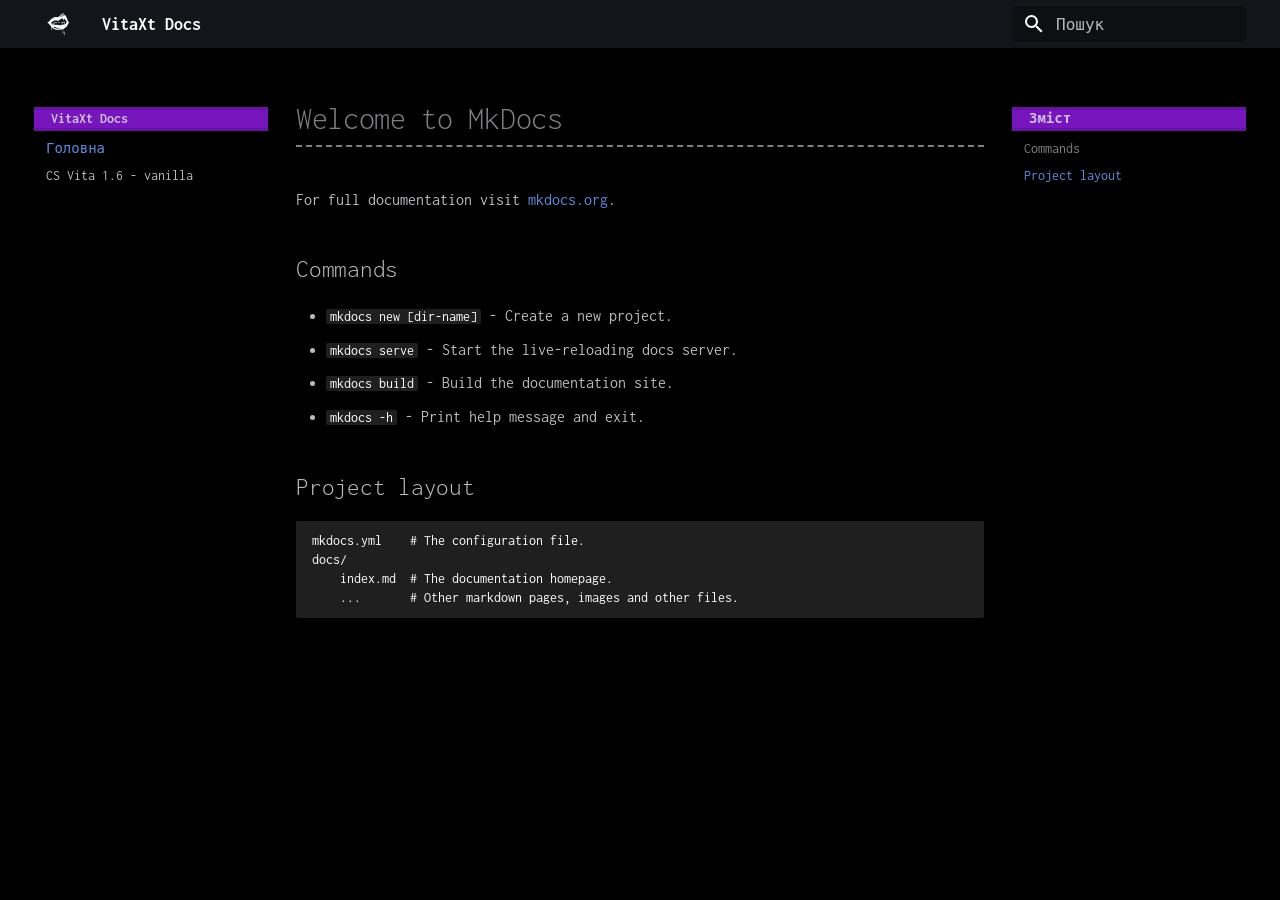
<file: index.html>
<!doctype html>
<html lang="uk" class="no-js">
  <head>
    
      <meta charset="utf-8">
      <meta name="viewport" content="width=device-width,initial-scale=1">
      
      
      
        <link rel="canonical" href="https://example.com/xt/">
      
      
      
        <link rel="next" href="cs-vita1.6/">
      
      
        
      
      
      <link rel="icon" href="assets/images/favicon.png">
      <meta name="generator" content="mkdocs-1.6.1, mkdocs-material-9.7.6">
    
    
      
        <title>VitaXt Docs</title>
      
    
    
      <link rel="stylesheet" href="assets/stylesheets/main.484c7ddc.min.css">
      
        
        <link rel="stylesheet" href="assets/stylesheets/palette.ab4e12ef.min.css">
      
      


    
    
      
    
    
      
        
        
        <link rel="preconnect" href="https://fonts.gstatic.com" crossorigin>
        <link rel="stylesheet" href="https://fonts.googleapis.com/css?family=Inconsolata:300,300i,400,400i,700,700i%7CInconsolata:400,400i,700,700i&display=fallback">
        <style>:root{--md-text-font:"Inconsolata";--md-code-font:"Inconsolata"}</style>
      
    
    
      <link rel="stylesheet" href="stylesheets/extra.css">
    
    <script>__md_scope=new URL(".",location),__md_hash=e=>[...e].reduce(((e,_)=>(e<<5)-e+_.charCodeAt(0)),0),__md_get=(e,_=localStorage,t=__md_scope)=>JSON.parse(_.getItem(t.pathname+"."+e)),__md_set=(e,_,t=localStorage,a=__md_scope)=>{try{t.setItem(a.pathname+"."+e,JSON.stringify(_))}catch(e){}}</script>
    
      

    
    
  </head>
  
  
    
    
    
    
    
    <body dir="ltr" data-md-color-scheme="slate" data-md-color-primary="black" data-md-color-accent="purple">
  
    
    <input class="md-toggle" data-md-toggle="drawer" type="checkbox" id="__drawer" autocomplete="off">
    <input class="md-toggle" data-md-toggle="search" type="checkbox" id="__search" autocomplete="off">
    <label class="md-overlay" for="__drawer"></label>
    <div data-md-component="skip">
      
        
        <a href="#welcome-to-mkdocs" class="md-skip">
          Перейти до змісту
        </a>
      
    </div>
    <div data-md-component="announce">
      
    </div>
    
    
      

  

<header class="md-header md-header--shadow" data-md-component="header">
  <nav class="md-header__inner md-grid" aria-label="Хедер">
    <a href="." title="VitaXt Docs" class="md-header__button md-logo" aria-label="VitaXt Docs" data-md-component="logo">
      
  <img src="assets/images/cloud.svg" alt="logo">

    </a>
    <label class="md-header__button md-icon" for="__drawer">
      
      <svg xmlns="http://www.w3.org/2000/svg" viewBox="0 0 24 24"><path d="M3 6h18v2H3zm0 5h18v2H3zm0 5h18v2H3z"/></svg>
    </label>
    <div class="md-header__title" data-md-component="header-title">
      <div class="md-header__ellipsis">
        <div class="md-header__topic">
          <span class="md-ellipsis">
            VitaXt Docs
          </span>
        </div>
        <div class="md-header__topic" data-md-component="header-topic">
          <span class="md-ellipsis">
            
              Головна
            
          </span>
        </div>
      </div>
    </div>
    
      
    
    
    
    
      
      
        <label class="md-header__button md-icon" for="__search">
          
          <svg xmlns="http://www.w3.org/2000/svg" viewBox="0 0 24 24"><path d="M9.5 3A6.5 6.5 0 0 1 16 9.5c0 1.61-.59 3.09-1.56 4.23l.27.27h.79l5 5-1.5 1.5-5-5v-.79l-.27-.27A6.52 6.52 0 0 1 9.5 16 6.5 6.5 0 0 1 3 9.5 6.5 6.5 0 0 1 9.5 3m0 2C7 5 5 7 5 9.5S7 14 9.5 14 14 12 14 9.5 12 5 9.5 5"/></svg>
        </label>
        <div class="md-search" data-md-component="search" role="dialog">
  <label class="md-search__overlay" for="__search"></label>
  <div class="md-search__inner" role="search">
    <form class="md-search__form" name="search">
      <input type="text" class="md-search__input" name="query" aria-label="Пошук" placeholder="Пошук" autocapitalize="off" autocorrect="off" autocomplete="off" spellcheck="false" data-md-component="search-query" required>
      <label class="md-search__icon md-icon" for="__search">
        
        <svg xmlns="http://www.w3.org/2000/svg" viewBox="0 0 24 24"><path d="M9.5 3A6.5 6.5 0 0 1 16 9.5c0 1.61-.59 3.09-1.56 4.23l.27.27h.79l5 5-1.5 1.5-5-5v-.79l-.27-.27A6.52 6.52 0 0 1 9.5 16 6.5 6.5 0 0 1 3 9.5 6.5 6.5 0 0 1 9.5 3m0 2C7 5 5 7 5 9.5S7 14 9.5 14 14 12 14 9.5 12 5 9.5 5"/></svg>
        
        <svg xmlns="http://www.w3.org/2000/svg" viewBox="0 0 24 24"><path d="M20 11v2H8l5.5 5.5-1.42 1.42L4.16 12l7.92-7.92L13.5 5.5 8 11z"/></svg>
      </label>
      <nav class="md-search__options" aria-label="Шукати">
        
          <a href="javascript:void(0)" class="md-search__icon md-icon" title="Поділитись" aria-label="Поділитись" data-clipboard data-clipboard-text="" data-md-component="search-share" tabindex="-1">
            
            <svg xmlns="http://www.w3.org/2000/svg" viewBox="0 0 24 24"><path d="M18 16.08c-.76 0-1.44.3-1.96.77L8.91 12.7c.05-.23.09-.46.09-.7s-.04-.47-.09-.7l7.05-4.11c.54.5 1.25.81 2.04.81a3 3 0 0 0 3-3 3 3 0 0 0-3-3 3 3 0 0 0-3 3c0 .24.04.47.09.7L8.04 9.81C7.5 9.31 6.79 9 6 9a3 3 0 0 0-3 3 3 3 0 0 0 3 3c.79 0 1.5-.31 2.04-.81l7.12 4.15c-.05.21-.08.43-.08.66 0 1.61 1.31 2.91 2.92 2.91s2.92-1.3 2.92-2.91A2.92 2.92 0 0 0 18 16.08"/></svg>
          </a>
        
        <button type="reset" class="md-search__icon md-icon" title="Очистити" aria-label="Очистити" tabindex="-1">
          
          <svg xmlns="http://www.w3.org/2000/svg" viewBox="0 0 24 24"><path d="M19 6.41 17.59 5 12 10.59 6.41 5 5 6.41 10.59 12 5 17.59 6.41 19 12 13.41 17.59 19 19 17.59 13.41 12z"/></svg>
        </button>
      </nav>
      
    </form>
    <div class="md-search__output">
      <div class="md-search__scrollwrap" tabindex="0" data-md-scrollfix>
        <div class="md-search-result" data-md-component="search-result">
          <div class="md-search-result__meta">
            Пошук розпочато
          </div>
          <ol class="md-search-result__list" role="presentation"></ol>
        </div>
      </div>
    </div>
  </div>
</div>
      
    
    
  </nav>
  
</header>
    
    <div class="md-container" data-md-component="container">
      
      
        
          
        
      
      <main class="md-main" data-md-component="main">
        <div class="md-main__inner md-grid">
          
            
              
              <div class="md-sidebar md-sidebar--primary" data-md-component="sidebar" data-md-type="navigation" >
                <div class="md-sidebar__scrollwrap">
                  <div class="md-sidebar__inner">
                    



<nav class="md-nav md-nav--primary" aria-label="Навігація" data-md-level="0">
  <label class="md-nav__title" for="__drawer">
    <a href="." title="VitaXt Docs" class="md-nav__button md-logo" aria-label="VitaXt Docs" data-md-component="logo">
      
  <img src="assets/images/cloud.svg" alt="logo">

    </a>
    VitaXt Docs
  </label>
  
  <ul class="md-nav__list" data-md-scrollfix>
    
      
      
  
  
    
  
  
  
    <li class="md-nav__item md-nav__item--active">
      
      <input class="md-nav__toggle md-toggle" type="checkbox" id="__toc">
      
      
        
      
      
        <label class="md-nav__link md-nav__link--active" for="__toc">
          
  
  
  <span class="md-ellipsis">
    
  
    Головна
  

    
  </span>
  
  

          <span class="md-nav__icon md-icon"></span>
        </label>
      
      <a href="." class="md-nav__link md-nav__link--active">
        
  
  
  <span class="md-ellipsis">
    
  
    Головна
  

    
  </span>
  
  

      </a>
      
        

<nav class="md-nav md-nav--secondary" aria-label="Зміст">
  
  
  
    
  
  
    <label class="md-nav__title" for="__toc">
      <span class="md-nav__icon md-icon"></span>
      Зміст
    </label>
    <ul class="md-nav__list" data-md-component="toc" data-md-scrollfix>
      
        <li class="md-nav__item">
  <a href="#commands" class="md-nav__link">
    <span class="md-ellipsis">
      
        Commands
      
    </span>
  </a>
  
</li>
      
        <li class="md-nav__item">
  <a href="#project-layout" class="md-nav__link">
    <span class="md-ellipsis">
      
        Project layout
      
    </span>
  </a>
  
</li>
      
    </ul>
  
</nav>
      
    </li>
  

    
      
      
  
  
  
  
    <li class="md-nav__item">
      <a href="cs-vita1.6/" class="md-nav__link">
        
  
  
  <span class="md-ellipsis">
    
  
    CS Vita 1.6 - vanilla
  

    
  </span>
  
  

      </a>
    </li>
  

    
  </ul>
</nav>
                  </div>
                </div>
              </div>
            
            
              
              <div class="md-sidebar md-sidebar--secondary" data-md-component="sidebar" data-md-type="toc" >
                <div class="md-sidebar__scrollwrap">
                  <div class="md-sidebar__inner">
                    

<nav class="md-nav md-nav--secondary" aria-label="Зміст">
  
  
  
    
  
  
    <label class="md-nav__title" for="__toc">
      <span class="md-nav__icon md-icon"></span>
      Зміст
    </label>
    <ul class="md-nav__list" data-md-component="toc" data-md-scrollfix>
      
        <li class="md-nav__item">
  <a href="#commands" class="md-nav__link">
    <span class="md-ellipsis">
      
        Commands
      
    </span>
  </a>
  
</li>
      
        <li class="md-nav__item">
  <a href="#project-layout" class="md-nav__link">
    <span class="md-ellipsis">
      
        Project layout
      
    </span>
  </a>
  
</li>
      
    </ul>
  
</nav>
                  </div>
                </div>
              </div>
            
          
          
            <div class="md-content" data-md-component="content">
              
              <article class="md-content__inner md-typeset">
                
                  



<h1 id="welcome-to-mkdocs">Welcome to MkDocs</h1>
<p>For full documentation visit <a href="https://www.mkdocs.org">mkdocs.org</a>.</p>
<h2 id="commands">Commands</h2>
<ul>
<li><code>mkdocs new [dir-name]</code> - Create a new project.</li>
<li><code>mkdocs serve</code> - Start the live-reloading docs server.</li>
<li><code>mkdocs build</code> - Build the documentation site.</li>
<li><code>mkdocs -h</code> - Print help message and exit.</li>
</ul>
<h2 id="project-layout">Project layout</h2>
<pre><code>mkdocs.yml    # The configuration file.
docs/
    index.md  # The documentation homepage.
    ...       # Other markdown pages, images and other files.
</code></pre>












                
              </article>
            </div>
          
          
<script>var target=document.getElementById(location.hash.slice(1));target&&target.name&&(target.checked=target.name.startsWith("__tabbed_"))</script>
        </div>
        
      </main>
      
        <footer class="md-footer">
  
  <div class="md-footer-meta md-typeset">
    <div class="md-footer-meta__inner md-grid">
      <div class="md-copyright">
  
  
    Made with
    <a href="https://squidfunk.github.io/mkdocs-material/" target="_blank" rel="noopener">
      Material for MkDocs
    </a>
  
</div>
      
    </div>
  </div>
</footer>
      
    </div>
    <div class="md-dialog" data-md-component="dialog">
      <div class="md-dialog__inner md-typeset"></div>
    </div>
    
    
    
      
      
      <script id="__config" type="application/json">{"annotate": null, "base": ".", "features": ["navigation.instant", "navigation.tracking", "search.highlight", "search.share"], "search": "assets/javascripts/workers/search.2c215733.min.js", "tags": null, "translations": {"clipboard.copied": "\u0421\u043a\u043e\u043f\u0456\u0439\u043e\u0432\u0430\u043d\u043e \u0432 \u0431\u0443\u0444\u0435\u0440", "clipboard.copy": "\u0421\u043a\u043e\u043f\u0456\u044e\u0432\u0430\u0442\u0438 \u0432 \u0431\u0443\u0444\u0435\u0440", "search.result.more.one": "\u0429\u0435 1 \u0437\u0431\u0456\u0433 \u043d\u0430 \u0446\u0456\u0439 \u0441\u0442\u043e\u0440\u0456\u043d\u0446\u0456", "search.result.more.other": "\u0429\u0435 # \u0437\u0431\u0456\u0433\u0456\u0432 \u043d\u0430 \u0446\u0456\u0439 \u0441\u0442\u043e\u0440\u0456\u043d\u0446\u0456", "search.result.none": "\u0417\u0431\u0456\u0433\u0456\u0432 \u043d\u0435 \u0437\u043d\u0430\u0439\u0434\u0435\u043d\u043e", "search.result.one": "\u0417\u043d\u0430\u0439\u0434\u0435\u043d\u043e 1 \u0437\u0431\u0456\u0433", "search.result.other": "\u0417\u043d\u0430\u0439\u0434\u0435\u043d\u043e # \u0437\u0431\u0456\u0433\u0456\u0432", "search.result.placeholder": "\u0420\u043e\u0437\u043f\u043e\u0447\u043d\u0456\u0442\u044c \u043f\u0438\u0441\u0430\u0442\u0438 \u0434\u043b\u044f \u043f\u043e\u0448\u0443\u043a\u0443", "search.result.term.missing": "\u041d\u0435 \u0437\u043d\u0430\u0439\u0434\u0435\u043d\u043e \u0437\u0430\u043f\u0438\u0442\u0443", "select.version": "\u041e\u0431\u0440\u0430\u0442\u0438 \u0432\u0435\u0440\u0441\u0456\u044e"}, "version": null}</script>
    
    
      <script src="assets/javascripts/bundle.79ae519e.min.js"></script>
      
    
  </body>
</html>
</file>
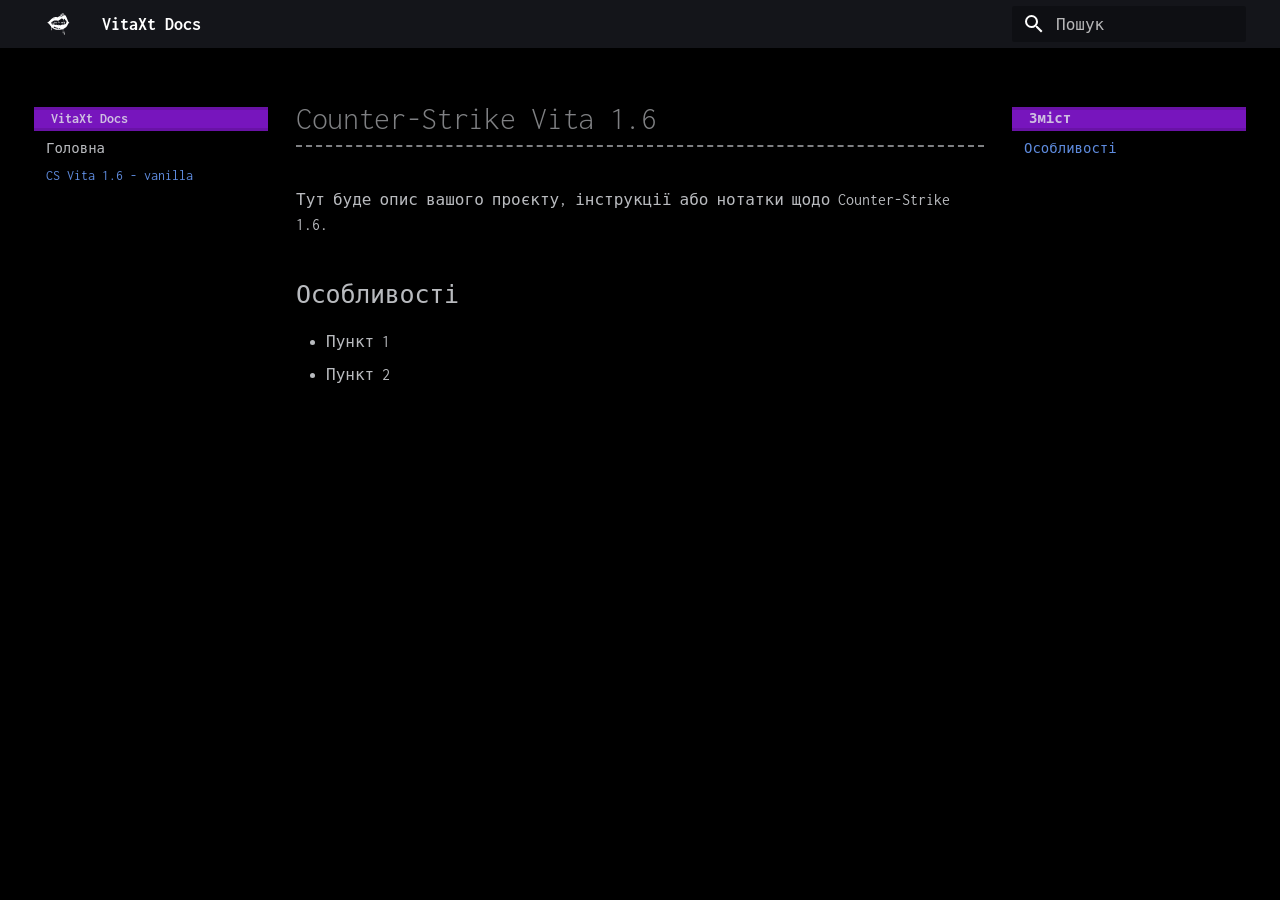
<file: cs-vita1.6/index.html>
<!doctype html>
<html lang="uk" class="no-js">
  <head>
    
      <meta charset="utf-8">
      <meta name="viewport" content="width=device-width,initial-scale=1">
      
      
      
        <link rel="canonical" href="https://example.com/xt/cs-vita1.6/">
      
      
        <link rel="prev" href="..">
      
      
      
        
      
      
      <link rel="icon" href="../assets/images/favicon.png">
      <meta name="generator" content="mkdocs-1.6.1, mkdocs-material-9.7.6">
    
    
      
        <title>CS Vita 1.6 - vanilla - VitaXt Docs</title>
      
    
    
      <link rel="stylesheet" href="../assets/stylesheets/main.484c7ddc.min.css">
      
        
        <link rel="stylesheet" href="../assets/stylesheets/palette.ab4e12ef.min.css">
      
      


    
    
      
    
    
      
        
        
        <link rel="preconnect" href="https://fonts.gstatic.com" crossorigin>
        <link rel="stylesheet" href="https://fonts.googleapis.com/css?family=Inconsolata:300,300i,400,400i,700,700i%7CInconsolata:400,400i,700,700i&display=fallback">
        <style>:root{--md-text-font:"Inconsolata";--md-code-font:"Inconsolata"}</style>
      
    
    
      <link rel="stylesheet" href="../stylesheets/extra.css">
    
    <script>__md_scope=new URL("..",location),__md_hash=e=>[...e].reduce(((e,_)=>(e<<5)-e+_.charCodeAt(0)),0),__md_get=(e,_=localStorage,t=__md_scope)=>JSON.parse(_.getItem(t.pathname+"."+e)),__md_set=(e,_,t=localStorage,a=__md_scope)=>{try{t.setItem(a.pathname+"."+e,JSON.stringify(_))}catch(e){}}</script>
    
      

    
    
  </head>
  
  
    
    
    
    
    
    <body dir="ltr" data-md-color-scheme="slate" data-md-color-primary="black" data-md-color-accent="purple">
  
    
    <input class="md-toggle" data-md-toggle="drawer" type="checkbox" id="__drawer" autocomplete="off">
    <input class="md-toggle" data-md-toggle="search" type="checkbox" id="__search" autocomplete="off">
    <label class="md-overlay" for="__drawer"></label>
    <div data-md-component="skip">
      
        
        <a href="#counter-strike-vita-16" class="md-skip">
          Перейти до змісту
        </a>
      
    </div>
    <div data-md-component="announce">
      
    </div>
    
    
      

  

<header class="md-header md-header--shadow" data-md-component="header">
  <nav class="md-header__inner md-grid" aria-label="Хедер">
    <a href=".." title="VitaXt Docs" class="md-header__button md-logo" aria-label="VitaXt Docs" data-md-component="logo">
      
  <img src="../assets/images/cloud.svg" alt="logo">

    </a>
    <label class="md-header__button md-icon" for="__drawer">
      
      <svg xmlns="http://www.w3.org/2000/svg" viewBox="0 0 24 24"><path d="M3 6h18v2H3zm0 5h18v2H3zm0 5h18v2H3z"/></svg>
    </label>
    <div class="md-header__title" data-md-component="header-title">
      <div class="md-header__ellipsis">
        <div class="md-header__topic">
          <span class="md-ellipsis">
            VitaXt Docs
          </span>
        </div>
        <div class="md-header__topic" data-md-component="header-topic">
          <span class="md-ellipsis">
            
              CS Vita 1.6 - vanilla
            
          </span>
        </div>
      </div>
    </div>
    
      
    
    
    
    
      
      
        <label class="md-header__button md-icon" for="__search">
          
          <svg xmlns="http://www.w3.org/2000/svg" viewBox="0 0 24 24"><path d="M9.5 3A6.5 6.5 0 0 1 16 9.5c0 1.61-.59 3.09-1.56 4.23l.27.27h.79l5 5-1.5 1.5-5-5v-.79l-.27-.27A6.52 6.52 0 0 1 9.5 16 6.5 6.5 0 0 1 3 9.5 6.5 6.5 0 0 1 9.5 3m0 2C7 5 5 7 5 9.5S7 14 9.5 14 14 12 14 9.5 12 5 9.5 5"/></svg>
        </label>
        <div class="md-search" data-md-component="search" role="dialog">
  <label class="md-search__overlay" for="__search"></label>
  <div class="md-search__inner" role="search">
    <form class="md-search__form" name="search">
      <input type="text" class="md-search__input" name="query" aria-label="Пошук" placeholder="Пошук" autocapitalize="off" autocorrect="off" autocomplete="off" spellcheck="false" data-md-component="search-query" required>
      <label class="md-search__icon md-icon" for="__search">
        
        <svg xmlns="http://www.w3.org/2000/svg" viewBox="0 0 24 24"><path d="M9.5 3A6.5 6.5 0 0 1 16 9.5c0 1.61-.59 3.09-1.56 4.23l.27.27h.79l5 5-1.5 1.5-5-5v-.79l-.27-.27A6.52 6.52 0 0 1 9.5 16 6.5 6.5 0 0 1 3 9.5 6.5 6.5 0 0 1 9.5 3m0 2C7 5 5 7 5 9.5S7 14 9.5 14 14 12 14 9.5 12 5 9.5 5"/></svg>
        
        <svg xmlns="http://www.w3.org/2000/svg" viewBox="0 0 24 24"><path d="M20 11v2H8l5.5 5.5-1.42 1.42L4.16 12l7.92-7.92L13.5 5.5 8 11z"/></svg>
      </label>
      <nav class="md-search__options" aria-label="Шукати">
        
          <a href="javascript:void(0)" class="md-search__icon md-icon" title="Поділитись" aria-label="Поділитись" data-clipboard data-clipboard-text="" data-md-component="search-share" tabindex="-1">
            
            <svg xmlns="http://www.w3.org/2000/svg" viewBox="0 0 24 24"><path d="M18 16.08c-.76 0-1.44.3-1.96.77L8.91 12.7c.05-.23.09-.46.09-.7s-.04-.47-.09-.7l7.05-4.11c.54.5 1.25.81 2.04.81a3 3 0 0 0 3-3 3 3 0 0 0-3-3 3 3 0 0 0-3 3c0 .24.04.47.09.7L8.04 9.81C7.5 9.31 6.79 9 6 9a3 3 0 0 0-3 3 3 3 0 0 0 3 3c.79 0 1.5-.31 2.04-.81l7.12 4.15c-.05.21-.08.43-.08.66 0 1.61 1.31 2.91 2.92 2.91s2.92-1.3 2.92-2.91A2.92 2.92 0 0 0 18 16.08"/></svg>
          </a>
        
        <button type="reset" class="md-search__icon md-icon" title="Очистити" aria-label="Очистити" tabindex="-1">
          
          <svg xmlns="http://www.w3.org/2000/svg" viewBox="0 0 24 24"><path d="M19 6.41 17.59 5 12 10.59 6.41 5 5 6.41 10.59 12 5 17.59 6.41 19 12 13.41 17.59 19 19 17.59 13.41 12z"/></svg>
        </button>
      </nav>
      
    </form>
    <div class="md-search__output">
      <div class="md-search__scrollwrap" tabindex="0" data-md-scrollfix>
        <div class="md-search-result" data-md-component="search-result">
          <div class="md-search-result__meta">
            Пошук розпочато
          </div>
          <ol class="md-search-result__list" role="presentation"></ol>
        </div>
      </div>
    </div>
  </div>
</div>
      
    
    
  </nav>
  
</header>
    
    <div class="md-container" data-md-component="container">
      
      
        
          
        
      
      <main class="md-main" data-md-component="main">
        <div class="md-main__inner md-grid">
          
            
              
              <div class="md-sidebar md-sidebar--primary" data-md-component="sidebar" data-md-type="navigation" >
                <div class="md-sidebar__scrollwrap">
                  <div class="md-sidebar__inner">
                    



<nav class="md-nav md-nav--primary" aria-label="Навігація" data-md-level="0">
  <label class="md-nav__title" for="__drawer">
    <a href=".." title="VitaXt Docs" class="md-nav__button md-logo" aria-label="VitaXt Docs" data-md-component="logo">
      
  <img src="../assets/images/cloud.svg" alt="logo">

    </a>
    VitaXt Docs
  </label>
  
  <ul class="md-nav__list" data-md-scrollfix>
    
      
      
  
  
  
  
    <li class="md-nav__item">
      <a href=".." class="md-nav__link">
        
  
  
  <span class="md-ellipsis">
    
  
    Головна
  

    
  </span>
  
  

      </a>
    </li>
  

    
      
      
  
  
    
  
  
  
    <li class="md-nav__item md-nav__item--active">
      
      <input class="md-nav__toggle md-toggle" type="checkbox" id="__toc">
      
      
        
      
      
        <label class="md-nav__link md-nav__link--active" for="__toc">
          
  
  
  <span class="md-ellipsis">
    
  
    CS Vita 1.6 - vanilla
  

    
  </span>
  
  

          <span class="md-nav__icon md-icon"></span>
        </label>
      
      <a href="./" class="md-nav__link md-nav__link--active">
        
  
  
  <span class="md-ellipsis">
    
  
    CS Vita 1.6 - vanilla
  

    
  </span>
  
  

      </a>
      
        

<nav class="md-nav md-nav--secondary" aria-label="Зміст">
  
  
  
    
  
  
    <label class="md-nav__title" for="__toc">
      <span class="md-nav__icon md-icon"></span>
      Зміст
    </label>
    <ul class="md-nav__list" data-md-component="toc" data-md-scrollfix>
      
        <li class="md-nav__item">
  <a href="#_1" class="md-nav__link">
    <span class="md-ellipsis">
      
        Особливості
      
    </span>
  </a>
  
</li>
      
    </ul>
  
</nav>
      
    </li>
  

    
  </ul>
</nav>
                  </div>
                </div>
              </div>
            
            
              
              <div class="md-sidebar md-sidebar--secondary" data-md-component="sidebar" data-md-type="toc" >
                <div class="md-sidebar__scrollwrap">
                  <div class="md-sidebar__inner">
                    

<nav class="md-nav md-nav--secondary" aria-label="Зміст">
  
  
  
    
  
  
    <label class="md-nav__title" for="__toc">
      <span class="md-nav__icon md-icon"></span>
      Зміст
    </label>
    <ul class="md-nav__list" data-md-component="toc" data-md-scrollfix>
      
        <li class="md-nav__item">
  <a href="#_1" class="md-nav__link">
    <span class="md-ellipsis">
      
        Особливості
      
    </span>
  </a>
  
</li>
      
    </ul>
  
</nav>
                  </div>
                </div>
              </div>
            
          
          
            <div class="md-content" data-md-component="content">
              
              <article class="md-content__inner md-typeset">
                
                  



<h1 id="counter-strike-vita-16">Counter-Strike Vita 1.6</h1>
<p>Тут буде опис вашого проєкту, інструкції або нотатки щодо Counter-Strike 1.6.</p>
<h2 id="_1">Особливості</h2>
<ul>
<li>Пункт 1</li>
<li>Пункт 2</li>
</ul>












                
              </article>
            </div>
          
          
<script>var target=document.getElementById(location.hash.slice(1));target&&target.name&&(target.checked=target.name.startsWith("__tabbed_"))</script>
        </div>
        
      </main>
      
        <footer class="md-footer">
  
  <div class="md-footer-meta md-typeset">
    <div class="md-footer-meta__inner md-grid">
      <div class="md-copyright">
  
  
    Made with
    <a href="https://squidfunk.github.io/mkdocs-material/" target="_blank" rel="noopener">
      Material for MkDocs
    </a>
  
</div>
      
    </div>
  </div>
</footer>
      
    </div>
    <div class="md-dialog" data-md-component="dialog">
      <div class="md-dialog__inner md-typeset"></div>
    </div>
    
    
    
      
      
      <script id="__config" type="application/json">{"annotate": null, "base": "..", "features": ["navigation.instant", "navigation.tracking", "search.highlight", "search.share"], "search": "../assets/javascripts/workers/search.2c215733.min.js", "tags": null, "translations": {"clipboard.copied": "\u0421\u043a\u043e\u043f\u0456\u0439\u043e\u0432\u0430\u043d\u043e \u0432 \u0431\u0443\u0444\u0435\u0440", "clipboard.copy": "\u0421\u043a\u043e\u043f\u0456\u044e\u0432\u0430\u0442\u0438 \u0432 \u0431\u0443\u0444\u0435\u0440", "search.result.more.one": "\u0429\u0435 1 \u0437\u0431\u0456\u0433 \u043d\u0430 \u0446\u0456\u0439 \u0441\u0442\u043e\u0440\u0456\u043d\u0446\u0456", "search.result.more.other": "\u0429\u0435 # \u0437\u0431\u0456\u0433\u0456\u0432 \u043d\u0430 \u0446\u0456\u0439 \u0441\u0442\u043e\u0440\u0456\u043d\u0446\u0456", "search.result.none": "\u0417\u0431\u0456\u0433\u0456\u0432 \u043d\u0435 \u0437\u043d\u0430\u0439\u0434\u0435\u043d\u043e", "search.result.one": "\u0417\u043d\u0430\u0439\u0434\u0435\u043d\u043e 1 \u0437\u0431\u0456\u0433", "search.result.other": "\u0417\u043d\u0430\u0439\u0434\u0435\u043d\u043e # \u0437\u0431\u0456\u0433\u0456\u0432", "search.result.placeholder": "\u0420\u043e\u0437\u043f\u043e\u0447\u043d\u0456\u0442\u044c \u043f\u0438\u0441\u0430\u0442\u0438 \u0434\u043b\u044f \u043f\u043e\u0448\u0443\u043a\u0443", "search.result.term.missing": "\u041d\u0435 \u0437\u043d\u0430\u0439\u0434\u0435\u043d\u043e \u0437\u0430\u043f\u0438\u0442\u0443", "select.version": "\u041e\u0431\u0440\u0430\u0442\u0438 \u0432\u0435\u0440\u0441\u0456\u044e"}, "version": null}</script>
    
    
      <script src="../assets/javascripts/bundle.79ae519e.min.js"></script>
      
    
  </body>
</html>
</file>
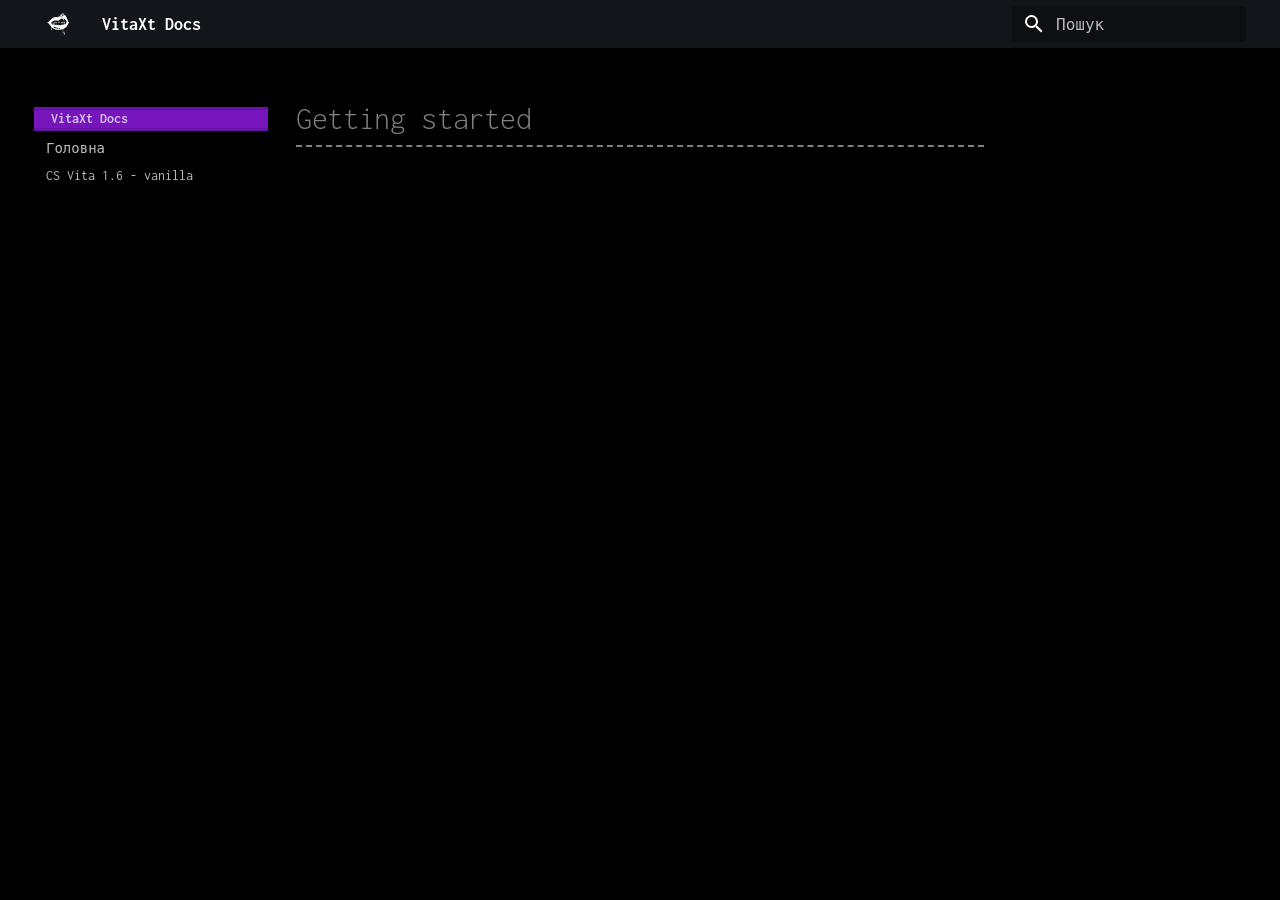
<file: getting-started/index.html>
<!doctype html>
<html lang="uk" class="no-js">
  <head>
    
      <meta charset="utf-8">
      <meta name="viewport" content="width=device-width,initial-scale=1">
      
      
      
        <link rel="canonical" href="https://example.com/xt/getting-started/">
      
      
      
      
        
      
      
      <link rel="icon" href="../assets/images/favicon.png">
      <meta name="generator" content="mkdocs-1.6.1, mkdocs-material-9.7.6">
    
    
      
        <title>Getting started - VitaXt Docs</title>
      
    
    
      <link rel="stylesheet" href="../assets/stylesheets/main.484c7ddc.min.css">
      
        
        <link rel="stylesheet" href="../assets/stylesheets/palette.ab4e12ef.min.css">
      
      


    
    
      
    
    
      
        
        
        <link rel="preconnect" href="https://fonts.gstatic.com" crossorigin>
        <link rel="stylesheet" href="https://fonts.googleapis.com/css?family=Inconsolata:300,300i,400,400i,700,700i%7CInconsolata:400,400i,700,700i&display=fallback">
        <style>:root{--md-text-font:"Inconsolata";--md-code-font:"Inconsolata"}</style>
      
    
    
      <link rel="stylesheet" href="../stylesheets/extra.css">
    
    <script>__md_scope=new URL("..",location),__md_hash=e=>[...e].reduce(((e,_)=>(e<<5)-e+_.charCodeAt(0)),0),__md_get=(e,_=localStorage,t=__md_scope)=>JSON.parse(_.getItem(t.pathname+"."+e)),__md_set=(e,_,t=localStorage,a=__md_scope)=>{try{t.setItem(a.pathname+"."+e,JSON.stringify(_))}catch(e){}}</script>
    
      

    
    
  </head>
  
  
    
    
    
    
    
    <body dir="ltr" data-md-color-scheme="slate" data-md-color-primary="black" data-md-color-accent="purple">
  
    
    <input class="md-toggle" data-md-toggle="drawer" type="checkbox" id="__drawer" autocomplete="off">
    <input class="md-toggle" data-md-toggle="search" type="checkbox" id="__search" autocomplete="off">
    <label class="md-overlay" for="__drawer"></label>
    <div data-md-component="skip">
      
    </div>
    <div data-md-component="announce">
      
    </div>
    
    
      

  

<header class="md-header md-header--shadow" data-md-component="header">
  <nav class="md-header__inner md-grid" aria-label="Хедер">
    <a href=".." title="VitaXt Docs" class="md-header__button md-logo" aria-label="VitaXt Docs" data-md-component="logo">
      
  <img src="../assets/images/cloud.svg" alt="logo">

    </a>
    <label class="md-header__button md-icon" for="__drawer">
      
      <svg xmlns="http://www.w3.org/2000/svg" viewBox="0 0 24 24"><path d="M3 6h18v2H3zm0 5h18v2H3zm0 5h18v2H3z"/></svg>
    </label>
    <div class="md-header__title" data-md-component="header-title">
      <div class="md-header__ellipsis">
        <div class="md-header__topic">
          <span class="md-ellipsis">
            VitaXt Docs
          </span>
        </div>
        <div class="md-header__topic" data-md-component="header-topic">
          <span class="md-ellipsis">
            
              Getting started
            
          </span>
        </div>
      </div>
    </div>
    
      
    
    
    
    
      
      
        <label class="md-header__button md-icon" for="__search">
          
          <svg xmlns="http://www.w3.org/2000/svg" viewBox="0 0 24 24"><path d="M9.5 3A6.5 6.5 0 0 1 16 9.5c0 1.61-.59 3.09-1.56 4.23l.27.27h.79l5 5-1.5 1.5-5-5v-.79l-.27-.27A6.52 6.52 0 0 1 9.5 16 6.5 6.5 0 0 1 3 9.5 6.5 6.5 0 0 1 9.5 3m0 2C7 5 5 7 5 9.5S7 14 9.5 14 14 12 14 9.5 12 5 9.5 5"/></svg>
        </label>
        <div class="md-search" data-md-component="search" role="dialog">
  <label class="md-search__overlay" for="__search"></label>
  <div class="md-search__inner" role="search">
    <form class="md-search__form" name="search">
      <input type="text" class="md-search__input" name="query" aria-label="Пошук" placeholder="Пошук" autocapitalize="off" autocorrect="off" autocomplete="off" spellcheck="false" data-md-component="search-query" required>
      <label class="md-search__icon md-icon" for="__search">
        
        <svg xmlns="http://www.w3.org/2000/svg" viewBox="0 0 24 24"><path d="M9.5 3A6.5 6.5 0 0 1 16 9.5c0 1.61-.59 3.09-1.56 4.23l.27.27h.79l5 5-1.5 1.5-5-5v-.79l-.27-.27A6.52 6.52 0 0 1 9.5 16 6.5 6.5 0 0 1 3 9.5 6.5 6.5 0 0 1 9.5 3m0 2C7 5 5 7 5 9.5S7 14 9.5 14 14 12 14 9.5 12 5 9.5 5"/></svg>
        
        <svg xmlns="http://www.w3.org/2000/svg" viewBox="0 0 24 24"><path d="M20 11v2H8l5.5 5.5-1.42 1.42L4.16 12l7.92-7.92L13.5 5.5 8 11z"/></svg>
      </label>
      <nav class="md-search__options" aria-label="Шукати">
        
          <a href="javascript:void(0)" class="md-search__icon md-icon" title="Поділитись" aria-label="Поділитись" data-clipboard data-clipboard-text="" data-md-component="search-share" tabindex="-1">
            
            <svg xmlns="http://www.w3.org/2000/svg" viewBox="0 0 24 24"><path d="M18 16.08c-.76 0-1.44.3-1.96.77L8.91 12.7c.05-.23.09-.46.09-.7s-.04-.47-.09-.7l7.05-4.11c.54.5 1.25.81 2.04.81a3 3 0 0 0 3-3 3 3 0 0 0-3-3 3 3 0 0 0-3 3c0 .24.04.47.09.7L8.04 9.81C7.5 9.31 6.79 9 6 9a3 3 0 0 0-3 3 3 3 0 0 0 3 3c.79 0 1.5-.31 2.04-.81l7.12 4.15c-.05.21-.08.43-.08.66 0 1.61 1.31 2.91 2.92 2.91s2.92-1.3 2.92-2.91A2.92 2.92 0 0 0 18 16.08"/></svg>
          </a>
        
        <button type="reset" class="md-search__icon md-icon" title="Очистити" aria-label="Очистити" tabindex="-1">
          
          <svg xmlns="http://www.w3.org/2000/svg" viewBox="0 0 24 24"><path d="M19 6.41 17.59 5 12 10.59 6.41 5 5 6.41 10.59 12 5 17.59 6.41 19 12 13.41 17.59 19 19 17.59 13.41 12z"/></svg>
        </button>
      </nav>
      
    </form>
    <div class="md-search__output">
      <div class="md-search__scrollwrap" tabindex="0" data-md-scrollfix>
        <div class="md-search-result" data-md-component="search-result">
          <div class="md-search-result__meta">
            Пошук розпочато
          </div>
          <ol class="md-search-result__list" role="presentation"></ol>
        </div>
      </div>
    </div>
  </div>
</div>
      
    
    
  </nav>
  
</header>
    
    <div class="md-container" data-md-component="container">
      
      
        
          
        
      
      <main class="md-main" data-md-component="main">
        <div class="md-main__inner md-grid">
          
            
              
              <div class="md-sidebar md-sidebar--primary" data-md-component="sidebar" data-md-type="navigation" >
                <div class="md-sidebar__scrollwrap">
                  <div class="md-sidebar__inner">
                    



<nav class="md-nav md-nav--primary" aria-label="Навігація" data-md-level="0">
  <label class="md-nav__title" for="__drawer">
    <a href=".." title="VitaXt Docs" class="md-nav__button md-logo" aria-label="VitaXt Docs" data-md-component="logo">
      
  <img src="../assets/images/cloud.svg" alt="logo">

    </a>
    VitaXt Docs
  </label>
  
  <ul class="md-nav__list" data-md-scrollfix>
    
      
      
  
  
  
  
    <li class="md-nav__item">
      <a href=".." class="md-nav__link">
        
  
  
  <span class="md-ellipsis">
    
  
    Головна
  

    
  </span>
  
  

      </a>
    </li>
  

    
      
      
  
  
  
  
    <li class="md-nav__item">
      <a href="../cs-vita1.6/" class="md-nav__link">
        
  
  
  <span class="md-ellipsis">
    
  
    CS Vita 1.6 - vanilla
  

    
  </span>
  
  

      </a>
    </li>
  

    
  </ul>
</nav>
                  </div>
                </div>
              </div>
            
            
              
              <div class="md-sidebar md-sidebar--secondary" data-md-component="sidebar" data-md-type="toc" >
                <div class="md-sidebar__scrollwrap">
                  <div class="md-sidebar__inner">
                    

<nav class="md-nav md-nav--secondary" aria-label="Зміст">
  
  
  
  
</nav>
                  </div>
                </div>
              </div>
            
          
          
            <div class="md-content" data-md-component="content">
              
              <article class="md-content__inner md-typeset">
                
                  



  <h1>Getting started</h1>














                
              </article>
            </div>
          
          
<script>var target=document.getElementById(location.hash.slice(1));target&&target.name&&(target.checked=target.name.startsWith("__tabbed_"))</script>
        </div>
        
      </main>
      
        <footer class="md-footer">
  
  <div class="md-footer-meta md-typeset">
    <div class="md-footer-meta__inner md-grid">
      <div class="md-copyright">
  
  
    Made with
    <a href="https://squidfunk.github.io/mkdocs-material/" target="_blank" rel="noopener">
      Material for MkDocs
    </a>
  
</div>
      
    </div>
  </div>
</footer>
      
    </div>
    <div class="md-dialog" data-md-component="dialog">
      <div class="md-dialog__inner md-typeset"></div>
    </div>
    
    
    
      
      
      <script id="__config" type="application/json">{"annotate": null, "base": "..", "features": ["navigation.instant", "navigation.tracking", "search.highlight", "search.share"], "search": "../assets/javascripts/workers/search.2c215733.min.js", "tags": null, "translations": {"clipboard.copied": "\u0421\u043a\u043e\u043f\u0456\u0439\u043e\u0432\u0430\u043d\u043e \u0432 \u0431\u0443\u0444\u0435\u0440", "clipboard.copy": "\u0421\u043a\u043e\u043f\u0456\u044e\u0432\u0430\u0442\u0438 \u0432 \u0431\u0443\u0444\u0435\u0440", "search.result.more.one": "\u0429\u0435 1 \u0437\u0431\u0456\u0433 \u043d\u0430 \u0446\u0456\u0439 \u0441\u0442\u043e\u0440\u0456\u043d\u0446\u0456", "search.result.more.other": "\u0429\u0435 # \u0437\u0431\u0456\u0433\u0456\u0432 \u043d\u0430 \u0446\u0456\u0439 \u0441\u0442\u043e\u0440\u0456\u043d\u0446\u0456", "search.result.none": "\u0417\u0431\u0456\u0433\u0456\u0432 \u043d\u0435 \u0437\u043d\u0430\u0439\u0434\u0435\u043d\u043e", "search.result.one": "\u0417\u043d\u0430\u0439\u0434\u0435\u043d\u043e 1 \u0437\u0431\u0456\u0433", "search.result.other": "\u0417\u043d\u0430\u0439\u0434\u0435\u043d\u043e # \u0437\u0431\u0456\u0433\u0456\u0432", "search.result.placeholder": "\u0420\u043e\u0437\u043f\u043e\u0447\u043d\u0456\u0442\u044c \u043f\u0438\u0441\u0430\u0442\u0438 \u0434\u043b\u044f \u043f\u043e\u0448\u0443\u043a\u0443", "search.result.term.missing": "\u041d\u0435 \u0437\u043d\u0430\u0439\u0434\u0435\u043d\u043e \u0437\u0430\u043f\u0438\u0442\u0443", "select.version": "\u041e\u0431\u0440\u0430\u0442\u0438 \u0432\u0435\u0440\u0441\u0456\u044e"}, "version": null}</script>
    
    
      <script src="../assets/javascripts/bundle.79ae519e.min.js"></script>
      
    
  </body>
</html>
</file>
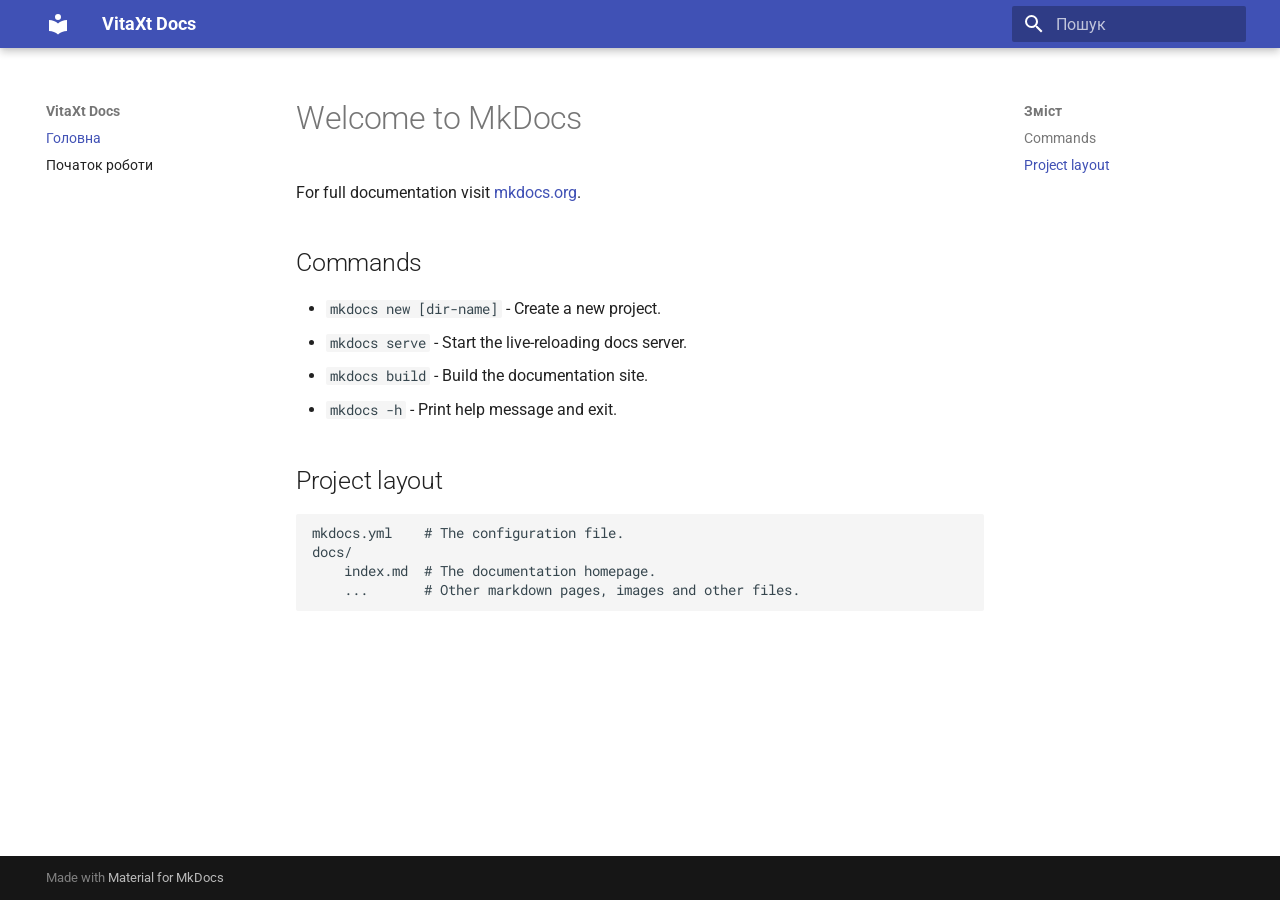
<file: site/index.html>
<!doctype html>
<html lang="uk" class="no-js">
  <head>
    
      <meta charset="utf-8">
      <meta name="viewport" content="width=device-width,initial-scale=1">
      
      
      
        <link rel="canonical" href="https://example.com/xt/">
      
      
      
      
        
      
      
      <link rel="icon" href="assets/images/favicon.png">
      <meta name="generator" content="mkdocs-1.6.1, mkdocs-material-9.7.6">
    
    
      
        <title>VitaXt Docs</title>
      
    
    
      <link rel="stylesheet" href="assets/stylesheets/main.484c7ddc.min.css">
      
        
        <link rel="stylesheet" href="assets/stylesheets/palette.ab4e12ef.min.css">
      
      


    
    
      
    
    
      
        
        
        <link rel="preconnect" href="https://fonts.gstatic.com" crossorigin>
        <link rel="stylesheet" href="https://fonts.googleapis.com/css?family=Roboto:300,300i,400,400i,700,700i%7CRoboto+Mono:400,400i,700,700i&display=fallback">
        <style>:root{--md-text-font:"Roboto";--md-code-font:"Roboto Mono"}</style>
      
    
    
    <script>__md_scope=new URL(".",location),__md_hash=e=>[...e].reduce(((e,_)=>(e<<5)-e+_.charCodeAt(0)),0),__md_get=(e,_=localStorage,t=__md_scope)=>JSON.parse(_.getItem(t.pathname+"."+e)),__md_set=(e,_,t=localStorage,a=__md_scope)=>{try{t.setItem(a.pathname+"."+e,JSON.stringify(_))}catch(e){}}</script>
    
      

    
    
  </head>
  
  
    
    
      
    
    
    
    
    <body dir="ltr" data-md-color-scheme="slate" data-md-color-primary="indigo" data-md-color-accent="indigo">
  
    
    <input class="md-toggle" data-md-toggle="drawer" type="checkbox" id="__drawer" autocomplete="off">
    <input class="md-toggle" data-md-toggle="search" type="checkbox" id="__search" autocomplete="off">
    <label class="md-overlay" for="__drawer"></label>
    <div data-md-component="skip">
      
        
        <a href="#welcome-to-mkdocs" class="md-skip">
          Перейти до змісту
        </a>
      
    </div>
    <div data-md-component="announce">
      
    </div>
    
    
      

  

<header class="md-header md-header--shadow" data-md-component="header">
  <nav class="md-header__inner md-grid" aria-label="Хедер">
    <a href="." title="VitaXt Docs" class="md-header__button md-logo" aria-label="VitaXt Docs" data-md-component="logo">
      
  
  <svg xmlns="http://www.w3.org/2000/svg" viewBox="0 0 24 24"><path d="M12 8a3 3 0 0 0 3-3 3 3 0 0 0-3-3 3 3 0 0 0-3 3 3 3 0 0 0 3 3m0 3.54C9.64 9.35 6.5 8 3 8v11c3.5 0 6.64 1.35 9 3.54 2.36-2.19 5.5-3.54 9-3.54V8c-3.5 0-6.64 1.35-9 3.54"/></svg>

    </a>
    <label class="md-header__button md-icon" for="__drawer">
      
      <svg xmlns="http://www.w3.org/2000/svg" viewBox="0 0 24 24"><path d="M3 6h18v2H3zm0 5h18v2H3zm0 5h18v2H3z"/></svg>
    </label>
    <div class="md-header__title" data-md-component="header-title">
      <div class="md-header__ellipsis">
        <div class="md-header__topic">
          <span class="md-ellipsis">
            VitaXt Docs
          </span>
        </div>
        <div class="md-header__topic" data-md-component="header-topic">
          <span class="md-ellipsis">
            
              Головна
            
          </span>
        </div>
      </div>
    </div>
    
      
        <form class="md-header__option" data-md-component="palette">
  
    
    
    
    <input class="md-option" data-md-color-media="(prefers-color-scheme: dark)" data-md-color-scheme="slate" data-md-color-primary="indigo" data-md-color-accent="indigo"  aria-hidden="true"  type="radio" name="__palette" id="__palette_0">
    
  
    
    
    
    <input class="md-option" data-md-color-media="(prefers-color-scheme: light)" data-md-color-scheme="default" data-md-color-primary="indigo" data-md-color-accent="indigo"  aria-hidden="true"  type="radio" name="__palette" id="__palette_1">
    
  
</form>
      
    
    
      <script>var palette=__md_get("__palette");if(palette&&palette.color){if("(prefers-color-scheme)"===palette.color.media){var media=matchMedia("(prefers-color-scheme: light)"),input=document.querySelector(media.matches?"[data-md-color-media='(prefers-color-scheme: light)']":"[data-md-color-media='(prefers-color-scheme: dark)']");palette.color.media=input.getAttribute("data-md-color-media"),palette.color.scheme=input.getAttribute("data-md-color-scheme"),palette.color.primary=input.getAttribute("data-md-color-primary"),palette.color.accent=input.getAttribute("data-md-color-accent")}for(var[key,value]of Object.entries(palette.color))document.body.setAttribute("data-md-color-"+key,value)}</script>
    
    
    
      
      
        <label class="md-header__button md-icon" for="__search">
          
          <svg xmlns="http://www.w3.org/2000/svg" viewBox="0 0 24 24"><path d="M9.5 3A6.5 6.5 0 0 1 16 9.5c0 1.61-.59 3.09-1.56 4.23l.27.27h.79l5 5-1.5 1.5-5-5v-.79l-.27-.27A6.52 6.52 0 0 1 9.5 16 6.5 6.5 0 0 1 3 9.5 6.5 6.5 0 0 1 9.5 3m0 2C7 5 5 7 5 9.5S7 14 9.5 14 14 12 14 9.5 12 5 9.5 5"/></svg>
        </label>
        <div class="md-search" data-md-component="search" role="dialog">
  <label class="md-search__overlay" for="__search"></label>
  <div class="md-search__inner" role="search">
    <form class="md-search__form" name="search">
      <input type="text" class="md-search__input" name="query" aria-label="Пошук" placeholder="Пошук" autocapitalize="off" autocorrect="off" autocomplete="off" spellcheck="false" data-md-component="search-query" required>
      <label class="md-search__icon md-icon" for="__search">
        
        <svg xmlns="http://www.w3.org/2000/svg" viewBox="0 0 24 24"><path d="M9.5 3A6.5 6.5 0 0 1 16 9.5c0 1.61-.59 3.09-1.56 4.23l.27.27h.79l5 5-1.5 1.5-5-5v-.79l-.27-.27A6.52 6.52 0 0 1 9.5 16 6.5 6.5 0 0 1 3 9.5 6.5 6.5 0 0 1 9.5 3m0 2C7 5 5 7 5 9.5S7 14 9.5 14 14 12 14 9.5 12 5 9.5 5"/></svg>
        
        <svg xmlns="http://www.w3.org/2000/svg" viewBox="0 0 24 24"><path d="M20 11v2H8l5.5 5.5-1.42 1.42L4.16 12l7.92-7.92L13.5 5.5 8 11z"/></svg>
      </label>
      <nav class="md-search__options" aria-label="Шукати">
        
          <a href="javascript:void(0)" class="md-search__icon md-icon" title="Поділитись" aria-label="Поділитись" data-clipboard data-clipboard-text="" data-md-component="search-share" tabindex="-1">
            
            <svg xmlns="http://www.w3.org/2000/svg" viewBox="0 0 24 24"><path d="M18 16.08c-.76 0-1.44.3-1.96.77L8.91 12.7c.05-.23.09-.46.09-.7s-.04-.47-.09-.7l7.05-4.11c.54.5 1.25.81 2.04.81a3 3 0 0 0 3-3 3 3 0 0 0-3-3 3 3 0 0 0-3 3c0 .24.04.47.09.7L8.04 9.81C7.5 9.31 6.79 9 6 9a3 3 0 0 0-3 3 3 3 0 0 0 3 3c.79 0 1.5-.31 2.04-.81l7.12 4.15c-.05.21-.08.43-.08.66 0 1.61 1.31 2.91 2.92 2.91s2.92-1.3 2.92-2.91A2.92 2.92 0 0 0 18 16.08"/></svg>
          </a>
        
        <button type="reset" class="md-search__icon md-icon" title="Очистити" aria-label="Очистити" tabindex="-1">
          
          <svg xmlns="http://www.w3.org/2000/svg" viewBox="0 0 24 24"><path d="M19 6.41 17.59 5 12 10.59 6.41 5 5 6.41 10.59 12 5 17.59 6.41 19 12 13.41 17.59 19 19 17.59 13.41 12z"/></svg>
        </button>
      </nav>
      
    </form>
    <div class="md-search__output">
      <div class="md-search__scrollwrap" tabindex="0" data-md-scrollfix>
        <div class="md-search-result" data-md-component="search-result">
          <div class="md-search-result__meta">
            Пошук розпочато
          </div>
          <ol class="md-search-result__list" role="presentation"></ol>
        </div>
      </div>
    </div>
  </div>
</div>
      
    
    
  </nav>
  
</header>
    
    <div class="md-container" data-md-component="container">
      
      
        
          
        
      
      <main class="md-main" data-md-component="main">
        <div class="md-main__inner md-grid">
          
            
              
              <div class="md-sidebar md-sidebar--primary" data-md-component="sidebar" data-md-type="navigation" >
                <div class="md-sidebar__scrollwrap">
                  <div class="md-sidebar__inner">
                    



<nav class="md-nav md-nav--primary" aria-label="Навігація" data-md-level="0">
  <label class="md-nav__title" for="__drawer">
    <a href="." title="VitaXt Docs" class="md-nav__button md-logo" aria-label="VitaXt Docs" data-md-component="logo">
      
  
  <svg xmlns="http://www.w3.org/2000/svg" viewBox="0 0 24 24"><path d="M12 8a3 3 0 0 0 3-3 3 3 0 0 0-3-3 3 3 0 0 0-3 3 3 3 0 0 0 3 3m0 3.54C9.64 9.35 6.5 8 3 8v11c3.5 0 6.64 1.35 9 3.54 2.36-2.19 5.5-3.54 9-3.54V8c-3.5 0-6.64 1.35-9 3.54"/></svg>

    </a>
    VitaXt Docs
  </label>
  
  <ul class="md-nav__list" data-md-scrollfix>
    
      
      
  
  
    
  
  
  
    <li class="md-nav__item md-nav__item--active">
      
      <input class="md-nav__toggle md-toggle" type="checkbox" id="__toc">
      
      
        
      
      
        <label class="md-nav__link md-nav__link--active" for="__toc">
          
  
  
  <span class="md-ellipsis">
    
  
    Головна
  

    
  </span>
  
  

          <span class="md-nav__icon md-icon"></span>
        </label>
      
      <a href="." class="md-nav__link md-nav__link--active">
        
  
  
  <span class="md-ellipsis">
    
  
    Головна
  

    
  </span>
  
  

      </a>
      
        

<nav class="md-nav md-nav--secondary" aria-label="Зміст">
  
  
  
    
  
  
    <label class="md-nav__title" for="__toc">
      <span class="md-nav__icon md-icon"></span>
      Зміст
    </label>
    <ul class="md-nav__list" data-md-component="toc" data-md-scrollfix>
      
        <li class="md-nav__item">
  <a href="#commands" class="md-nav__link">
    <span class="md-ellipsis">
      
        Commands
      
    </span>
  </a>
  
</li>
      
        <li class="md-nav__item">
  <a href="#project-layout" class="md-nav__link">
    <span class="md-ellipsis">
      
        Project layout
      
    </span>
  </a>
  
</li>
      
    </ul>
  
</nav>
      
    </li>
  

    
      
      
  
  
  
  
    <li class="md-nav__item">
      <a href="getting-started.md" class="md-nav__link">
        
  
  
  <span class="md-ellipsis">
    
  
    Початок роботи
  

    
  </span>
  
  

      </a>
    </li>
  

    
  </ul>
</nav>
                  </div>
                </div>
              </div>
            
            
              
              <div class="md-sidebar md-sidebar--secondary" data-md-component="sidebar" data-md-type="toc" >
                <div class="md-sidebar__scrollwrap">
                  <div class="md-sidebar__inner">
                    

<nav class="md-nav md-nav--secondary" aria-label="Зміст">
  
  
  
    
  
  
    <label class="md-nav__title" for="__toc">
      <span class="md-nav__icon md-icon"></span>
      Зміст
    </label>
    <ul class="md-nav__list" data-md-component="toc" data-md-scrollfix>
      
        <li class="md-nav__item">
  <a href="#commands" class="md-nav__link">
    <span class="md-ellipsis">
      
        Commands
      
    </span>
  </a>
  
</li>
      
        <li class="md-nav__item">
  <a href="#project-layout" class="md-nav__link">
    <span class="md-ellipsis">
      
        Project layout
      
    </span>
  </a>
  
</li>
      
    </ul>
  
</nav>
                  </div>
                </div>
              </div>
            
          
          
            <div class="md-content" data-md-component="content">
              
              <article class="md-content__inner md-typeset">
                
                  



<h1 id="welcome-to-mkdocs">Welcome to MkDocs</h1>
<p>For full documentation visit <a href="https://www.mkdocs.org">mkdocs.org</a>.</p>
<h2 id="commands">Commands</h2>
<ul>
<li><code>mkdocs new [dir-name]</code> - Create a new project.</li>
<li><code>mkdocs serve</code> - Start the live-reloading docs server.</li>
<li><code>mkdocs build</code> - Build the documentation site.</li>
<li><code>mkdocs -h</code> - Print help message and exit.</li>
</ul>
<h2 id="project-layout">Project layout</h2>
<pre><code>mkdocs.yml    # The configuration file.
docs/
    index.md  # The documentation homepage.
    ...       # Other markdown pages, images and other files.
</code></pre>












                
              </article>
            </div>
          
          
<script>var target=document.getElementById(location.hash.slice(1));target&&target.name&&(target.checked=target.name.startsWith("__tabbed_"))</script>
        </div>
        
      </main>
      
        <footer class="md-footer">
  
  <div class="md-footer-meta md-typeset">
    <div class="md-footer-meta__inner md-grid">
      <div class="md-copyright">
  
  
    Made with
    <a href="https://squidfunk.github.io/mkdocs-material/" target="_blank" rel="noopener">
      Material for MkDocs
    </a>
  
</div>
      
    </div>
  </div>
</footer>
      
    </div>
    <div class="md-dialog" data-md-component="dialog">
      <div class="md-dialog__inner md-typeset"></div>
    </div>
    
    
    
      
      
      <script id="__config" type="application/json">{"annotate": null, "base": ".", "features": ["navigation.instant", "navigation.tracking", "search.highlight", "search.share"], "search": "assets/javascripts/workers/search.2c215733.min.js", "tags": null, "translations": {"clipboard.copied": "\u0421\u043a\u043e\u043f\u0456\u0439\u043e\u0432\u0430\u043d\u043e \u0432 \u0431\u0443\u0444\u0435\u0440", "clipboard.copy": "\u0421\u043a\u043e\u043f\u0456\u044e\u0432\u0430\u0442\u0438 \u0432 \u0431\u0443\u0444\u0435\u0440", "search.result.more.one": "\u0429\u0435 1 \u0437\u0431\u0456\u0433 \u043d\u0430 \u0446\u0456\u0439 \u0441\u0442\u043e\u0440\u0456\u043d\u0446\u0456", "search.result.more.other": "\u0429\u0435 # \u0437\u0431\u0456\u0433\u0456\u0432 \u043d\u0430 \u0446\u0456\u0439 \u0441\u0442\u043e\u0440\u0456\u043d\u0446\u0456", "search.result.none": "\u0417\u0431\u0456\u0433\u0456\u0432 \u043d\u0435 \u0437\u043d\u0430\u0439\u0434\u0435\u043d\u043e", "search.result.one": "\u0417\u043d\u0430\u0439\u0434\u0435\u043d\u043e 1 \u0437\u0431\u0456\u0433", "search.result.other": "\u0417\u043d\u0430\u0439\u0434\u0435\u043d\u043e # \u0437\u0431\u0456\u0433\u0456\u0432", "search.result.placeholder": "\u0420\u043e\u0437\u043f\u043e\u0447\u043d\u0456\u0442\u044c \u043f\u0438\u0441\u0430\u0442\u0438 \u0434\u043b\u044f \u043f\u043e\u0448\u0443\u043a\u0443", "search.result.term.missing": "\u041d\u0435 \u0437\u043d\u0430\u0439\u0434\u0435\u043d\u043e \u0437\u0430\u043f\u0438\u0442\u0443", "select.version": "\u041e\u0431\u0440\u0430\u0442\u0438 \u0432\u0435\u0440\u0441\u0456\u044e"}, "version": null}</script>
    
    
      <script src="assets/javascripts/bundle.79ae519e.min.js"></script>
      
    
  </body>
</html>
</file>
<file: stylesheets/extra.css>
/* Підключення шрифту Inconsolata з Google Fonts */
@import url('https://fonts.googleapis.com/css2?family=Inconsolata:wght@400;700&display=swap');

:root {
  --md-text-font: "Inconsolata", monospace;
  --md-code-font: "Inconsolata", monospace;
}

/* Збільшити інтервал між рядками для кращої читабельності та чорний фон */
body {
  line-height: 1.25;
  background-color: #000000 !important;
}

/* Підключаємо шрифт Inconsolata для всього сайту та заголовків */
body, h1, h2, h3, h4, h5, h6, .md-typeset, .md-nav, .md-header {
  font-family: "Inconsolata", monospace !important;
}

code, pre, .md-code {
  font-family: "Inconsolata", monospace !important;
}

/* Стилізація блоків коду, щоб вони виділялися */
pre code {
  background-color: #1f1f1f !important;
}

code {
  background-color: #1f1f1f !important;
  padding: 2px 5px;
  border-radius: 3px;
  color: #fff !important;
}

/* Кастомізація посилань */
a.md-anchor, markdown-content a {
  text-decoration: underline;
}

/* Ефект "рамки" або акценту для заголовків */
.md-typeset h1 {
  border-bottom: 2px dashed currentColor;
  padding-bottom: 5px;
}

/* Приховати весь футер */
footer.md-footer {
  display: none;
}

.md-nav--primary .md-nav__title {
  background: rgb(119, 21, 189);
  color: var(--color);
  border: .15rem solid #0000001f;
  margin: .25rem -.75rem .25rem -2.3rem;
  padding-right: 1rem;
  padding-left: 3rem;
  transition-duration: .3s;
  transform: none;
  box-shadow: 0 .1rem .5rem #0000007f;
}

.md-nav--secondary .md-nav__title {
  background: rgb(119, 21, 189);
  color: var(--color);
  border: .15rem solid #0000001f;
  margin: .25rem -.75rem .25rem -2.3rem;
  padding-right: 1rem;
  padding-left: 3rem;
  transition-duration: .3s;
  transform: none;
  box-shadow: 0 .1rem .5rem #0000007f;
}

/* Робить чорну іконку чисто білою */
img[src*="cloud.svg"] {
  filter: brightness(0) invert(1);
}
</file>
<file: assets/stylesheets/main.484c7ddc.min.css>
@charset "UTF-8";html{-webkit-text-size-adjust:none;-moz-text-size-adjust:none;text-size-adjust:none;box-sizing:border-box}*,:after,:before{box-sizing:inherit}@media (prefers-reduced-motion){*,:after,:before{transition:none!important}}body{margin:0}a,button,input,label{-webkit-tap-highlight-color:transparent}a{color:inherit;text-decoration:none}hr{border:0;box-sizing:initial;display:block;height:.05rem;overflow:visible;padding:0}small{font-size:80%}sub,sup{line-height:1em}img{border-style:none}table{border-collapse:initial;border-spacing:0}td,th{font-weight:400;vertical-align:top}button{background:#0000;border:0;font-family:inherit;font-size:inherit;margin:0;padding:0}input{border:0;outline:none}:root{--md-primary-fg-color:#4051b5;--md-primary-fg-color--light:#5d6cc0;--md-primary-fg-color--dark:#303fa1;--md-primary-bg-color:#fff;--md-primary-bg-color--light:#ffffffb3;--md-accent-fg-color:#526cfe;--md-accent-fg-color--transparent:#526cfe1a;--md-accent-bg-color:#fff;--md-accent-bg-color--light:#ffffffb3}[data-md-color-scheme=default]{color-scheme:light}[data-md-color-scheme=default] img[src$="#gh-dark-mode-only"],[data-md-color-scheme=default] img[src$="#only-dark"]{display:none}:root,[data-md-color-scheme=default]{--md-hue:225deg;--md-default-fg-color:#000000de;--md-default-fg-color--light:#0000008a;--md-default-fg-color--lighter:#00000052;--md-default-fg-color--lightest:#00000012;--md-default-bg-color:#fff;--md-default-bg-color--light:#ffffffb3;--md-default-bg-color--lighter:#ffffff4d;--md-default-bg-color--lightest:#ffffff1f;--md-code-fg-color:#36464e;--md-code-bg-color:#f5f5f5;--md-code-bg-color--light:#f5f5f5b3;--md-code-bg-color--lighter:#f5f5f54d;--md-code-hl-color:#4287ff;--md-code-hl-color--light:#4287ff1a;--md-code-hl-number-color:#d52a2a;--md-code-hl-special-color:#db1457;--md-code-hl-function-color:#a846b9;--md-code-hl-constant-color:#6e59d9;--md-code-hl-keyword-color:#3f6ec6;--md-code-hl-string-color:#1c7d4d;--md-code-hl-name-color:var(--md-code-fg-color);--md-code-hl-operator-color:var(--md-default-fg-color--light);--md-code-hl-punctuation-color:var(--md-default-fg-color--light);--md-code-hl-comment-color:var(--md-default-fg-color--light);--md-code-hl-generic-color:var(--md-default-fg-color--light);--md-code-hl-variable-color:var(--md-default-fg-color--light);--md-typeset-color:var(--md-default-fg-color);--md-typeset-a-color:var(--md-primary-fg-color);--md-typeset-del-color:#f5503d26;--md-typeset-ins-color:#0bd57026;--md-typeset-kbd-color:#fafafa;--md-typeset-kbd-accent-color:#fff;--md-typeset-kbd-border-color:#b8b8b8;--md-typeset-mark-color:#ffff0080;--md-typeset-table-color:#0000001f;--md-typeset-table-color--light:rgba(0,0,0,.035);--md-admonition-fg-color:var(--md-default-fg-color);--md-admonition-bg-color:var(--md-default-bg-color);--md-warning-fg-color:#000000de;--md-warning-bg-color:#ff9;--md-footer-fg-color:#fff;--md-footer-fg-color--light:#ffffffb3;--md-footer-fg-color--lighter:#ffffff73;--md-footer-bg-color:#000000de;--md-footer-bg-color--dark:#00000052;--md-shadow-z1:0 0.2rem 0.5rem #0000000d,0 0 0.05rem #0000001a;--md-shadow-z2:0 0.2rem 0.5rem #0000001a,0 0 0.05rem #00000040;--md-shadow-z3:0 0.2rem 0.5rem #0003,0 0 0.05rem #00000059}.md-icon svg{fill:currentcolor;display:block;height:1.2rem;width:1.2rem}body{-webkit-font-smoothing:antialiased;-moz-osx-font-smoothing:grayscale;--md-text-font-family:var(--md-text-font,_),-apple-system,BlinkMacSystemFont,Helvetica,Arial,sans-serif;--md-code-font-family:var(--md-code-font,_),SFMono-Regular,Consolas,Menlo,monospace}aside,body,input{font-feature-settings:"kern","liga";color:var(--md-typeset-color);font-family:var(--md-text-font-family)}code,kbd,pre{font-feature-settings:"kern";font-family:var(--md-code-font-family)}:root{--md-typeset-table-sort-icon:url('data:image/svg+xml;charset=utf-8,<svg xmlns="http://www.w3.org/2000/svg" viewBox="0 0 24 24"><path d="m18 21-4-4h3V7h-3l4-4 4 4h-3v10h3M2 19v-2h10v2M2 13v-2h7v2M2 7V5h4v2z"/></svg>');--md-typeset-table-sort-icon--asc:url('data:image/svg+xml;charset=utf-8,<svg xmlns="http://www.w3.org/2000/svg" viewBox="0 0 24 24"><path d="M19 17h3l-4 4-4-4h3V3h2M2 17h10v2H2M6 5v2H2V5m0 6h7v2H2z"/></svg>');--md-typeset-table-sort-icon--desc:url('data:image/svg+xml;charset=utf-8,<svg xmlns="http://www.w3.org/2000/svg" viewBox="0 0 24 24"><path d="M19 7h3l-4-4-4 4h3v14h2M2 17h10v2H2M6 5v2H2V5m0 6h7v2H2z"/></svg>')}.md-typeset{-webkit-print-color-adjust:exact;color-adjust:exact;font-size:.8rem;line-height:1.6;overflow-wrap:break-word}@media print{.md-typeset{font-size:.68rem}}.md-typeset blockquote,.md-typeset dl,.md-typeset figure,.md-typeset ol,.md-typeset pre,.md-typeset ul{margin-bottom:1em;margin-top:1em}.md-typeset h1{color:var(--md-default-fg-color--light);font-size:2em;line-height:1.3;margin:0 0 1.25em}.md-typeset h1,.md-typeset h2{font-weight:300;letter-spacing:-.01em}.md-typeset h2{font-size:1.5625em;line-height:1.4;margin:1.6em 0 .64em}.md-typeset h3{font-size:1.25em;font-weight:400;letter-spacing:-.01em;line-height:1.5;margin:1.6em 0 .8em}.md-typeset h2+h3{margin-top:.8em}.md-typeset h4{font-weight:700;letter-spacing:-.01em;margin:1em 0}.md-typeset h5,.md-typeset h6{color:var(--md-default-fg-color--light);font-size:.8em;font-weight:700;letter-spacing:-.01em;margin:1.25em 0}.md-typeset h5{text-transform:uppercase}.md-typeset h5 code{text-transform:none}.md-typeset hr{border-bottom:.05rem solid var(--md-default-fg-color--lightest);display:flow-root;margin:1.5em 0}.md-typeset a{color:var(--md-typeset-a-color);word-break:break-word}.md-typeset a,.md-typeset a:before{transition:color 125ms}.md-typeset a:focus,.md-typeset a:hover{color:var(--md-accent-fg-color)}.md-typeset a:focus code,.md-typeset a:hover code{background-color:var(--md-accent-fg-color--transparent);color:var(--md-accent-fg-color)}.md-typeset a code{color:var(--md-typeset-a-color)}.md-typeset a.focus-visible{outline-color:var(--md-accent-fg-color);outline-offset:.2rem}.md-typeset code,.md-typeset kbd,.md-typeset pre{color:var(--md-code-fg-color);direction:ltr;font-variant-ligatures:none;transition:background-color 125ms}@media print{.md-typeset code,.md-typeset kbd,.md-typeset pre{white-space:pre-wrap}}.md-typeset code{background-color:var(--md-code-bg-color);border-radius:.1rem;-webkit-box-decoration-break:clone;box-decoration-break:clone;font-size:.85em;padding:0 .2941176471em;transition:color 125ms,background-color 125ms;word-break:break-word}.md-typeset code:not(.focus-visible){-webkit-tap-highlight-color:transparent;outline:none}.md-typeset pre{display:flow-root;line-height:1.4;position:relative}.md-typeset pre>code{-webkit-box-decoration-break:slice;box-decoration-break:slice;box-shadow:none;display:block;margin:0;outline-color:var(--md-accent-fg-color);overflow:auto;padding:.7720588235em 1.1764705882em;scrollbar-color:var(--md-default-fg-color--lighter) #0000;scrollbar-width:thin;touch-action:auto;word-break:normal}.md-typeset pre>code:hover{scrollbar-color:var(--md-accent-fg-color) #0000}.md-typeset pre>code::-webkit-scrollbar{height:.2rem;width:.2rem}.md-typeset pre>code::-webkit-scrollbar-thumb{background-color:var(--md-default-fg-color--lighter)}.md-typeset pre>code::-webkit-scrollbar-thumb:hover{background-color:var(--md-accent-fg-color)}.md-typeset kbd{background-color:var(--md-typeset-kbd-color);border-radius:.1rem;box-shadow:0 .1rem 0 .05rem var(--md-typeset-kbd-border-color),0 .1rem 0 var(--md-typeset-kbd-border-color),0 -.1rem .2rem var(--md-typeset-kbd-accent-color) inset;color:var(--md-default-fg-color);display:inline-block;font-size:.75em;padding:0 .6666666667em;vertical-align:text-top;word-break:break-word}.md-typeset mark{background-color:var(--md-typeset-mark-color);-webkit-box-decoration-break:clone;box-decoration-break:clone;color:inherit;word-break:break-word}.md-typeset abbr{cursor:help;text-decoration:none}.md-typeset [data-preview],.md-typeset abbr{border-bottom:.05rem dotted var(--md-default-fg-color--light)}.md-typeset small{opacity:.75}[dir=ltr] .md-typeset sub,[dir=ltr] .md-typeset sup{margin-left:.078125em}[dir=rtl] .md-typeset sub,[dir=rtl] .md-typeset sup{margin-right:.078125em}[dir=ltr] .md-typeset blockquote{padding-left:.6rem}[dir=rtl] .md-typeset blockquote{padding-right:.6rem}[dir=ltr] .md-typeset blockquote{border-left:.2rem solid var(--md-default-fg-color--lighter)}[dir=rtl] .md-typeset blockquote{border-right:.2rem solid var(--md-default-fg-color--lighter)}.md-typeset blockquote{color:var(--md-default-fg-color--light);margin-left:0;margin-right:0}.md-typeset ul{list-style-type:disc}.md-typeset ul[type]{list-style-type:revert-layer}[dir=ltr] .md-typeset ol,[dir=ltr] .md-typeset ul{margin-left:.625em}[dir=rtl] .md-typeset ol,[dir=rtl] .md-typeset ul{margin-right:.625em}.md-typeset ol,.md-typeset ul{padding:0}.md-typeset ol:not([hidden]),.md-typeset ul:not([hidden]){display:flow-root}.md-typeset ol ol,.md-typeset ul ol{list-style-type:lower-alpha}.md-typeset ol ol ol,.md-typeset ul ol ol{list-style-type:lower-roman}.md-typeset ol ol ol ol,.md-typeset ul ol ol ol{list-style-type:upper-alpha}.md-typeset ol ol ol ol ol,.md-typeset ul ol ol ol ol{list-style-type:upper-roman}.md-typeset ol[type],.md-typeset ul[type]{list-style-type:revert-layer}[dir=ltr] .md-typeset ol li,[dir=ltr] .md-typeset ul li{margin-left:1.25em}[dir=rtl] .md-typeset ol li,[dir=rtl] .md-typeset ul li{margin-right:1.25em}.md-typeset ol li,.md-typeset ul li{margin-bottom:.5em}.md-typeset ol li blockquote,.md-typeset ol li p,.md-typeset ul li blockquote,.md-typeset ul li p{margin:.5em 0}.md-typeset ol li:last-child,.md-typeset ul li:last-child{margin-bottom:0}[dir=ltr] .md-typeset ol li ol,[dir=ltr] .md-typeset ol li ul,[dir=ltr] .md-typeset ul li ol,[dir=ltr] .md-typeset ul li ul{margin-left:.625em}[dir=rtl] .md-typeset ol li ol,[dir=rtl] .md-typeset ol li ul,[dir=rtl] .md-typeset ul li ol,[dir=rtl] .md-typeset ul li ul{margin-right:.625em}.md-typeset ol li ol,.md-typeset ol li ul,.md-typeset ul li ol,.md-typeset ul li ul{margin-bottom:.5em;margin-top:.5em}[dir=ltr] .md-typeset dd{margin-left:1.875em}[dir=rtl] .md-typeset dd{margin-right:1.875em}.md-typeset dd{margin-bottom:1.5em;margin-top:1em}.md-typeset img,.md-typeset svg,.md-typeset video{height:auto;max-width:100%}.md-typeset img[align=left]{margin:1em 1em 1em 0}.md-typeset img[align=right]{margin:1em 0 1em 1em}.md-typeset img[align]:only-child{margin-top:0}.md-typeset figure{display:flow-root;margin:1em auto;max-width:100%;text-align:center;width:fit-content}.md-typeset figure img{display:block;margin:0 auto}.md-typeset figcaption{font-style:italic;margin:1em auto;max-width:24rem}.md-typeset iframe{max-width:100%}.md-typeset table:not([class]){background-color:var(--md-default-bg-color);border:.05rem solid var(--md-typeset-table-color);border-radius:.1rem;display:inline-block;font-size:.64rem;max-width:100%;overflow:auto;touch-action:auto}@media print{.md-typeset table:not([class]){display:table}}.md-typeset table:not([class])+*{margin-top:1.5em}.md-typeset table:not([class]) td>:first-child,.md-typeset table:not([class]) th>:first-child{margin-top:0}.md-typeset table:not([class]) td>:last-child,.md-typeset table:not([class]) th>:last-child{margin-bottom:0}.md-typeset table:not([class]) td:not([align]),.md-typeset table:not([class]) th:not([align]){text-align:left}[dir=rtl] .md-typeset table:not([class]) td:not([align]),[dir=rtl] .md-typeset table:not([class]) th:not([align]){text-align:right}.md-typeset table:not([class]) th{font-weight:700;min-width:5rem;padding:.9375em 1.25em;vertical-align:top}.md-typeset table:not([class]) td{border-top:.05rem solid var(--md-typeset-table-color);padding:.9375em 1.25em;vertical-align:top}.md-typeset table:not([class]) tbody tr{transition:background-color 125ms}.md-typeset table:not([class]) tbody tr:hover{background-color:var(--md-typeset-table-color--light);box-shadow:0 .05rem 0 var(--md-default-bg-color) inset}.md-typeset table:not([class]) a{word-break:normal}.md-typeset table th[role=columnheader]{cursor:pointer}[dir=ltr] .md-typeset table th[role=columnheader]:after{margin-left:.5em}[dir=rtl] .md-typeset table th[role=columnheader]:after{margin-right:.5em}.md-typeset table th[role=columnheader]:after{content:"";display:inline-block;height:1.2em;-webkit-mask-image:var(--md-typeset-table-sort-icon);mask-image:var(--md-typeset-table-sort-icon);-webkit-mask-repeat:no-repeat;mask-repeat:no-repeat;-webkit-mask-size:contain;mask-size:contain;transition:background-color 125ms;vertical-align:text-bottom;width:1.2em}.md-typeset table th[role=columnheader]:hover:after{background-color:var(--md-default-fg-color--lighter)}.md-typeset table th[role=columnheader][aria-sort=ascending]:after{background-color:var(--md-default-fg-color--light);-webkit-mask-image:var(--md-typeset-table-sort-icon--asc);mask-image:var(--md-typeset-table-sort-icon--asc)}.md-typeset table th[role=columnheader][aria-sort=descending]:after{background-color:var(--md-default-fg-color--light);-webkit-mask-image:var(--md-typeset-table-sort-icon--desc);mask-image:var(--md-typeset-table-sort-icon--desc)}.md-typeset__scrollwrap{margin:1em -.8rem;overflow-x:auto;touch-action:auto}.md-typeset__table{display:inline-block;margin-bottom:.5em;padding:0 .8rem}@media print{.md-typeset__table{display:block}}html .md-typeset__table table{display:table;margin:0;overflow:hidden;width:100%}@media screen and (max-width:44.984375em){.md-content__inner>pre{margin:1em -.8rem}.md-content__inner>pre code{border-radius:0}}.md-typeset .md-author{border-radius:100%;display:block;flex-shrink:0;height:1.6rem;overflow:hidden;position:relative;transition:color 125ms,transform 125ms;width:1.6rem}.md-typeset .md-author img{display:block}.md-typeset .md-author--more{background:var(--md-default-fg-color--lightest);color:var(--md-default-fg-color--lighter);font-size:.6rem;font-weight:700;line-height:1.6rem;text-align:center}.md-typeset .md-author--long{height:2.4rem;width:2.4rem}.md-typeset a.md-author{transform:scale(1)}.md-typeset a.md-author img{border-radius:100%;filter:grayscale(100%) opacity(75%);transition:filter 125ms}.md-typeset a.md-author:focus,.md-typeset a.md-author:hover{transform:scale(1.1);z-index:1}.md-typeset a.md-author:focus img,.md-typeset a.md-author:hover img{filter:grayscale(0)}.md-banner{background-color:var(--md-footer-bg-color);color:var(--md-footer-fg-color);overflow:auto}@media print{.md-banner{display:none}}.md-banner--warning{background-color:var(--md-warning-bg-color);color:var(--md-warning-fg-color)}.md-banner__inner{font-size:.7rem;margin:.6rem auto;padding:0 .8rem}[dir=ltr] .md-banner__button{float:right}[dir=rtl] .md-banner__button{float:left}.md-banner__button{color:inherit;cursor:pointer;transition:opacity .25s}.no-js .md-banner__button{display:none}.md-banner__button:hover{opacity:.7}html{font-size:125%;height:100%;overflow-x:hidden}@media screen and (min-width:100em){html{font-size:137.5%}}@media screen and (min-width:125em){html{font-size:150%}}body{background-color:var(--md-default-bg-color);display:flex;flex-direction:column;font-size:.5rem;min-height:100%;position:relative;width:100%}@media print{body{display:block}}@media screen and (max-width:59.984375em){body[data-md-scrolllock]{position:fixed}}.md-grid{margin-left:auto;margin-right:auto;max-width:61rem}.md-container{display:flex;flex-direction:column;flex-grow:1}@media print{.md-container{display:block}}.md-main{flex-grow:1}.md-main__inner{display:flex;height:100%;margin-top:1.5rem}.md-ellipsis{overflow:hidden;text-overflow:ellipsis}.md-toggle{display:none}.md-option{height:0;opacity:0;position:absolute;width:0}.md-option:checked+label:not([hidden]){display:block}.md-option.focus-visible+label{outline-color:var(--md-accent-fg-color);outline-style:auto}.md-skip{background-color:var(--md-default-fg-color);border-radius:.1rem;color:var(--md-default-bg-color);font-size:.64rem;margin:.5rem;opacity:0;outline-color:var(--md-accent-fg-color);padding:.3rem .5rem;position:fixed;transform:translateY(.4rem);z-index:-1}.md-skip:focus{opacity:1;transform:translateY(0);transition:transform .25s cubic-bezier(.4,0,.2,1),opacity 175ms 75ms;z-index:10}@page{margin:25mm}:root{--md-clipboard-icon:url('data:image/svg+xml;charset=utf-8,<svg xmlns="http://www.w3.org/2000/svg" viewBox="0 0 24 24"><path d="M19 21H8V7h11m0-2H8a2 2 0 0 0-2 2v14a2 2 0 0 0 2 2h11a2 2 0 0 0 2-2V7a2 2 0 0 0-2-2m-3-4H4a2 2 0 0 0-2 2v14h2V3h12z"/></svg>')}.md-clipboard{border-radius:.1rem;color:var(--md-default-fg-color--lightest);cursor:pointer;height:1.5em;outline-color:var(--md-accent-fg-color);outline-offset:.1rem;transition:color .25s;width:1.5em;z-index:1}@media print{.md-clipboard{display:none}}.md-clipboard:not(.focus-visible){-webkit-tap-highlight-color:transparent;outline:none}:hover>.md-clipboard{color:var(--md-default-fg-color--light)}.md-clipboard:focus,.md-clipboard:hover{color:var(--md-accent-fg-color)}.md-clipboard:after{background-color:currentcolor;content:"";display:block;height:1.125em;margin:0 auto;-webkit-mask-image:var(--md-clipboard-icon);mask-image:var(--md-clipboard-icon);-webkit-mask-position:center;mask-position:center;-webkit-mask-repeat:no-repeat;mask-repeat:no-repeat;-webkit-mask-size:contain;mask-size:contain;width:1.125em}.md-clipboard--inline{cursor:pointer}.md-clipboard--inline code{transition:color .25s,background-color .25s}.md-clipboard--inline:focus code,.md-clipboard--inline:hover code{background-color:var(--md-accent-fg-color--transparent);color:var(--md-accent-fg-color)}:root{--md-code-select-icon:url('data:image/svg+xml;charset=utf-8,<svg xmlns="http://www.w3.org/2000/svg" viewBox="0 0 24 24"><path d="M19 19h-4v2h4c1.1 0 2-.9 2-2v-4h-2m0-12h-4v2h4v4h2V5c0-1.1-.9-2-2-2M5 5h4V3H5c-1.1 0-2 .9-2 2v4h2m0 6H3v4c0 1.1.9 2 2 2h4v-2H5zm2-4h2v2H7zm4 0h2v2h-2zm4 0h2v2h-2zM7 7h2v2H7zm4 0h2v2h-2zm4 0h2v2h-2zm-8 8h2v2H7zm4 0h2v2h-2zm4 0h2v2h-2z"/></svg>');--md-code-copy-icon:url('data:image/svg+xml;charset=utf-8,<svg xmlns="http://www.w3.org/2000/svg" viewBox="0 0 24 24"><path d="M19 21H8V7h11m0-2H8a2 2 0 0 0-2 2v14a2 2 0 0 0 2 2h11a2 2 0 0 0 2-2V7a2 2 0 0 0-2-2m-3-4H4a2 2 0 0 0-2 2v14h2V3h12z"/></svg>')}.md-typeset .md-code__content{display:grid}.md-code__nav{background-color:var(--md-code-bg-color--lighter);border-radius:.1rem;display:flex;gap:.2rem;padding:.2rem;position:absolute;right:.25em;top:.25em;transition:background-color .25s;z-index:1}:hover>.md-code__nav{background-color:var(--md-code-bg-color--light)}.md-code__button{color:var(--md-default-fg-color--lightest);cursor:pointer;display:block;height:1.5em;outline-color:var(--md-accent-fg-color);outline-offset:.1rem;transition:color .25s;width:1.5em}:hover>*>.md-code__button{color:var(--md-default-fg-color--light)}.md-code__button.focus-visible,.md-code__button:hover{color:var(--md-accent-fg-color)}.md-code__button--active{color:var(--md-default-fg-color)!important}.md-code__button:after{background-color:currentcolor;content:"";display:block;height:1.125em;margin:0 auto;-webkit-mask-position:center;mask-position:center;-webkit-mask-repeat:no-repeat;mask-repeat:no-repeat;-webkit-mask-size:contain;mask-size:contain;width:1.125em}.md-code__button[data-md-type=select]:after{-webkit-mask-image:var(--md-code-select-icon);mask-image:var(--md-code-select-icon)}.md-code__button[data-md-type=copy]:after{-webkit-mask-image:var(--md-code-copy-icon);mask-image:var(--md-code-copy-icon)}@keyframes consent{0%{opacity:0;transform:translateY(100%)}to{opacity:1;transform:translateY(0)}}@keyframes overlay{0%{opacity:0}to{opacity:1}}.md-consent__overlay{animation:overlay .25s both;-webkit-backdrop-filter:blur(.1rem);backdrop-filter:blur(.1rem);background-color:#0000008a;height:100%;opacity:1;position:fixed;top:0;width:100%;z-index:5}.md-consent__inner{animation:consent .5s cubic-bezier(.1,.7,.1,1) both;background-color:var(--md-default-bg-color);border:0;border-radius:.1rem;bottom:0;box-shadow:0 0 .2rem #0000001a,0 .2rem .4rem #0003;max-height:100%;overflow:auto;padding:0;position:fixed;width:100%;z-index:5}.md-consent__form{padding:.8rem}.md-consent__settings{display:none;margin:1em 0}input:checked+.md-consent__settings{display:block}.md-consent__controls{margin-bottom:.8rem}.md-typeset .md-consent__controls .md-button{display:inline}@media screen and (max-width:44.984375em){.md-typeset .md-consent__controls .md-button{display:block;margin-top:.4rem;text-align:center;width:100%}}.md-consent label{cursor:pointer}.md-content{flex-grow:1;min-width:0}.md-content__inner{margin:0 .8rem 1.2rem;padding-top:.6rem}@media screen and (min-width:76.25em){[dir=ltr] .md-sidebar--primary:not([hidden])~.md-content>.md-content__inner{margin-left:1.2rem}[dir=ltr] .md-sidebar--secondary:not([hidden])~.md-content>.md-content__inner,[dir=rtl] .md-sidebar--primary:not([hidden])~.md-content>.md-content__inner{margin-right:1.2rem}[dir=rtl] .md-sidebar--secondary:not([hidden])~.md-content>.md-content__inner{margin-left:1.2rem}}.md-content__inner:before{content:"";display:block;height:.4rem}.md-content__inner>:last-child{margin-bottom:0}[dir=ltr] .md-content__button{float:right}[dir=rtl] .md-content__button{float:left}[dir=ltr] .md-content__button{margin-left:.4rem}[dir=rtl] .md-content__button{margin-right:.4rem}.md-content__button{margin:.4rem 0;padding:0}@media print{.md-content__button{display:none}}.md-typeset .md-content__button{color:var(--md-default-fg-color--lighter)}.md-content__button svg{display:inline;vertical-align:top}[dir=rtl] .md-content__button svg{transform:scaleX(-1)}[dir=ltr] .md-dialog{right:.8rem}[dir=rtl] .md-dialog{left:.8rem}.md-dialog{background-color:var(--md-default-fg-color);border-radius:.1rem;bottom:.8rem;box-shadow:var(--md-shadow-z3);min-width:11.1rem;opacity:0;padding:.4rem .6rem;pointer-events:none;position:fixed;transform:translateY(100%);transition:transform 0ms .4s,opacity .4s;z-index:4}@media print{.md-dialog{display:none}}.md-dialog--active{opacity:1;pointer-events:auto;transform:translateY(0);transition:transform .4s cubic-bezier(.075,.85,.175,1),opacity .4s}.md-dialog__inner{color:var(--md-default-bg-color);font-size:.7rem}.md-feedback{margin:2em 0 1em;text-align:center}.md-feedback fieldset{border:none;margin:0;padding:0}.md-feedback__title{font-weight:700;margin:1em auto}.md-feedback__inner{position:relative}.md-feedback__list{display:flex;flex-wrap:wrap;place-content:baseline center;position:relative}.md-feedback__list:hover .md-icon:not(:disabled){color:var(--md-default-fg-color--lighter)}:disabled .md-feedback__list{min-height:1.8rem}.md-feedback__icon{color:var(--md-default-fg-color--light);cursor:pointer;flex-shrink:0;margin:0 .1rem;transition:color 125ms}.md-feedback__icon:not(:disabled).md-icon:hover{color:var(--md-accent-fg-color)}.md-feedback__icon:disabled{color:var(--md-default-fg-color--lightest);pointer-events:none}.md-feedback__note{opacity:0;position:relative;transform:translateY(.4rem);transition:transform .4s cubic-bezier(.1,.7,.1,1),opacity .15s}.md-feedback__note>*{margin:0 auto;max-width:16rem}:disabled .md-feedback__note{opacity:1;transform:translateY(0)}@media print{.md-feedback{display:none}}.md-footer{background-color:var(--md-footer-bg-color);color:var(--md-footer-fg-color)}@media print{.md-footer{display:none}}.md-footer__inner{justify-content:space-between;overflow:auto;padding:.2rem}.md-footer__inner:not([hidden]){display:flex}.md-footer__link{align-items:end;display:flex;flex-grow:0.01;margin-bottom:.4rem;margin-top:1rem;max-width:100%;outline-color:var(--md-accent-fg-color);overflow:hidden;transition:opacity .25s}.md-footer__link:focus,.md-footer__link:hover{opacity:.7}[dir=rtl] .md-footer__link svg{transform:scaleX(-1)}@media screen and (max-width:44.984375em){.md-footer__link--prev{flex-shrink:0}.md-footer__link--prev .md-footer__title{display:none}}[dir=ltr] .md-footer__link--next{margin-left:auto}[dir=rtl] .md-footer__link--next{margin-right:auto}.md-footer__link--next{text-align:right}[dir=rtl] .md-footer__link--next{text-align:left}.md-footer__title{flex-grow:1;font-size:.9rem;margin-bottom:.7rem;max-width:calc(100% - 2.4rem);padding:0 1rem;white-space:nowrap}.md-footer__button{margin:.2rem;padding:.4rem}.md-footer__direction{font-size:.64rem;opacity:.7}.md-footer-meta{background-color:var(--md-footer-bg-color--dark)}.md-footer-meta__inner{display:flex;flex-wrap:wrap;justify-content:space-between;padding:.2rem}html .md-footer-meta.md-typeset a{color:var(--md-footer-fg-color--light)}html .md-footer-meta.md-typeset a:focus,html .md-footer-meta.md-typeset a:hover{color:var(--md-footer-fg-color)}.md-copyright{color:var(--md-footer-fg-color--lighter);font-size:.64rem;margin:auto .6rem;padding:.4rem 0;width:100%}@media screen and (min-width:45em){.md-copyright{width:auto}}.md-copyright__highlight{color:var(--md-footer-fg-color--light)}.md-social{display:inline-flex;gap:.2rem;margin:0 .4rem;padding:.2rem 0 .6rem}@media screen and (min-width:45em){.md-social{padding:.6rem 0}}.md-social__link{display:inline-block;height:1.6rem;text-align:center;width:1.6rem}.md-social__link:before{line-height:1.9}.md-social__link svg{fill:currentcolor;max-height:.8rem;vertical-align:-25%}.md-typeset .md-button{border:.1rem solid;border-radius:.1rem;color:var(--md-primary-fg-color);cursor:pointer;display:inline-block;font-weight:700;padding:.625em 2em;transition:color 125ms,background-color 125ms,border-color 125ms}.md-typeset .md-button--primary{background-color:var(--md-primary-fg-color);border-color:var(--md-primary-fg-color);color:var(--md-primary-bg-color)}.md-typeset .md-button:focus,.md-typeset .md-button:hover{background-color:var(--md-accent-fg-color);border-color:var(--md-accent-fg-color);color:var(--md-accent-bg-color)}[dir=ltr] .md-typeset .md-input{border-top-left-radius:.1rem}[dir=ltr] .md-typeset .md-input,[dir=rtl] .md-typeset .md-input{border-top-right-radius:.1rem}[dir=rtl] .md-typeset .md-input{border-top-left-radius:.1rem}.md-typeset .md-input{border-bottom:.1rem solid var(--md-default-fg-color--lighter);box-shadow:var(--md-shadow-z1);font-size:.8rem;height:1.8rem;padding:0 .6rem;transition:border .25s,box-shadow .25s}.md-typeset .md-input:focus,.md-typeset .md-input:hover{border-bottom-color:var(--md-accent-fg-color);box-shadow:var(--md-shadow-z2)}.md-typeset .md-input--stretch{width:100%}.md-header{background-color:var(--md-primary-fg-color);box-shadow:0 0 .2rem #0000,0 .2rem .4rem #0000;color:var(--md-primary-bg-color);display:block;left:0;position:sticky;right:0;top:0;z-index:4}@media print{.md-header{display:none}}.md-header[hidden]{transform:translateY(-100%);transition:transform .25s cubic-bezier(.8,0,.6,1),box-shadow .25s}.md-header--shadow{box-shadow:0 0 .2rem #0000001a,0 .2rem .4rem #0003;transition:transform .25s cubic-bezier(.1,.7,.1,1),box-shadow .25s}.md-header__inner{align-items:center;display:flex;padding:0 .2rem}.md-header__button{color:currentcolor;cursor:pointer;margin:.2rem;outline-color:var(--md-accent-fg-color);padding:.4rem;position:relative;transition:opacity .25s;vertical-align:middle;z-index:1}.md-header__button:hover{opacity:.7}.md-header__button:not([hidden]){display:inline-block}.md-header__button:not(.focus-visible){-webkit-tap-highlight-color:transparent;outline:none}.md-header__button.md-logo{margin:.2rem;padding:.4rem}@media screen and (max-width:76.234375em){.md-header__button.md-logo{display:none}}.md-header__button.md-logo img,.md-header__button.md-logo svg{fill:currentcolor;display:block;height:1.2rem;width:auto}@media screen and (min-width:60em){.md-header__button[for=__search]{display:none}}.no-js .md-header__button[for=__search]{display:none}[dir=rtl] .md-header__button[for=__search] svg{transform:scaleX(-1)}@media screen and (min-width:76.25em){.md-header__button[for=__drawer]{display:none}}.md-header__topic{display:flex;max-width:100%;position:absolute;transition:transform .4s cubic-bezier(.1,.7,.1,1),opacity .15s;white-space:nowrap}.md-header__topic+.md-header__topic{opacity:0;pointer-events:none;transform:translateX(1.25rem);transition:transform .4s cubic-bezier(1,.7,.1,.1),opacity .15s;z-index:-1}[dir=rtl] .md-header__topic+.md-header__topic{transform:translateX(-1.25rem)}.md-header__topic:first-child{font-weight:700}[dir=ltr] .md-header__title{margin-left:1rem;margin-right:.4rem}[dir=rtl] .md-header__title{margin-left:.4rem;margin-right:1rem}.md-header__title{flex-grow:1;font-size:.9rem;height:2.4rem;line-height:2.4rem}.md-header__title--active .md-header__topic{opacity:0;pointer-events:none;transform:translateX(-1.25rem);transition:transform .4s cubic-bezier(1,.7,.1,.1),opacity .15s;z-index:-1}[dir=rtl] .md-header__title--active .md-header__topic{transform:translateX(1.25rem)}.md-header__title--active .md-header__topic+.md-header__topic{opacity:1;pointer-events:auto;transform:translateX(0);transition:transform .4s cubic-bezier(.1,.7,.1,1),opacity .15s;z-index:0}.md-header__title>.md-header__ellipsis{height:100%;position:relative;width:100%}.md-header__option{display:flex;flex-shrink:0;max-width:100%;transition:max-width 0ms .25s,opacity .25s .25s;white-space:nowrap}[data-md-toggle=search]:checked~.md-header .md-header__option{max-width:0;opacity:0;transition:max-width 0ms,opacity 0ms}.md-header__option>input{bottom:0}.md-header__source{display:none}@media screen and (min-width:60em){[dir=ltr] .md-header__source{margin-left:1rem}[dir=rtl] .md-header__source{margin-right:1rem}.md-header__source{display:block;max-width:11.7rem;width:11.7rem}}@media screen and (min-width:76.25em){[dir=ltr] .md-header__source{margin-left:1.4rem}[dir=rtl] .md-header__source{margin-right:1.4rem}}.md-meta{color:var(--md-default-fg-color--light);font-size:.7rem;line-height:1.3}.md-meta__list{display:inline-flex;flex-wrap:wrap;list-style:none;margin:0;padding:0}.md-meta__item:not(:last-child):after{content:"·";margin-left:.2rem;margin-right:.2rem}.md-meta__link{color:var(--md-typeset-a-color)}.md-meta__link:focus,.md-meta__link:hover{color:var(--md-accent-fg-color)}.md-draft{background-color:#ff1744;border-radius:.125em;color:#fff;display:inline-block;font-weight:700;padding-left:.5714285714em;padding-right:.5714285714em}:root{--md-nav-icon--prev:url('data:image/svg+xml;charset=utf-8,<svg xmlns="http://www.w3.org/2000/svg" viewBox="0 0 24 24"><path d="M20 11v2H8l5.5 5.5-1.42 1.42L4.16 12l7.92-7.92L13.5 5.5 8 11z"/></svg>');--md-nav-icon--next:url('data:image/svg+xml;charset=utf-8,<svg xmlns="http://www.w3.org/2000/svg" viewBox="0 0 24 24"><path d="M8.59 16.58 13.17 12 8.59 7.41 10 6l6 6-6 6z"/></svg>');--md-toc-icon:url('data:image/svg+xml;charset=utf-8,<svg xmlns="http://www.w3.org/2000/svg" viewBox="0 0 24 24"><path d="M3 9h14V7H3zm0 4h14v-2H3zm0 4h14v-2H3zm16 0h2v-2h-2zm0-10v2h2V7zm0 6h2v-2h-2z"/></svg>')}.md-nav{font-size:.7rem;line-height:1.3}.md-nav__title{color:var(--md-default-fg-color--light);display:block;font-weight:700;overflow:hidden;padding:0 .6rem;text-overflow:ellipsis}.md-nav__title .md-nav__button{display:none}.md-nav__title .md-nav__button img{height:100%;width:auto}.md-nav__title .md-nav__button.md-logo img,.md-nav__title .md-nav__button.md-logo svg{fill:currentcolor;display:block;height:2.4rem;max-width:100%;object-fit:contain;width:auto}.md-nav__list{list-style:none;margin:0;padding:0}.md-nav__link{align-items:flex-start;display:flex;gap:.4rem;margin-top:.625em;scroll-snap-align:start;transition:color 125ms}.md-nav__link--passed,.md-nav__link--passed code{color:var(--md-default-fg-color--light)}.md-nav__item .md-nav__link--active,.md-nav__item .md-nav__link--active code{color:var(--md-typeset-a-color)}.md-nav__link .md-ellipsis{position:relative}.md-nav__link .md-ellipsis code{word-break:normal}[dir=ltr] .md-nav__link .md-icon:last-child{margin-left:auto}[dir=rtl] .md-nav__link .md-icon:last-child{margin-right:auto}.md-nav__link .md-typeset{font-size:.7rem;line-height:1.3}.md-nav__link svg{fill:currentcolor;flex-shrink:0;height:1.3em;position:relative}.md-nav__link[for]:focus,.md-nav__link[for]:hover,.md-nav__link[href]:focus,.md-nav__link[href]:hover{color:var(--md-accent-fg-color);cursor:pointer}.md-nav__link[for]:focus code,.md-nav__link[for]:hover code,.md-nav__link[href]:focus code,.md-nav__link[href]:hover code{background-color:var(--md-accent-fg-color--transparent);color:var(--md-accent-fg-color)}.md-nav__link.focus-visible{outline-color:var(--md-accent-fg-color);outline-offset:.2rem}.md-nav--primary .md-nav__link[for=__toc]{display:none}.md-nav--primary .md-nav__link[for=__toc] .md-icon:after{background-color:currentcolor;display:block;height:100%;-webkit-mask-image:var(--md-toc-icon);mask-image:var(--md-toc-icon);width:100%}.md-nav--primary .md-nav__link[for=__toc]~.md-nav{display:none}.md-nav__container>.md-nav__link{margin-top:0}.md-nav__container>.md-nav__link:first-child{flex-grow:1;min-width:0}.md-nav__icon{flex-shrink:0}.md-nav__source{display:none}@media screen and (max-width:76.234375em){.md-nav--primary,.md-nav--primary .md-nav{background-color:var(--md-default-bg-color);display:flex;flex-direction:column;height:100%;left:0;position:absolute;right:0;top:0;z-index:1}.md-nav--primary .md-nav__item,.md-nav--primary .md-nav__title{font-size:.8rem;line-height:1.5}.md-nav--primary .md-nav__title{background-color:var(--md-default-fg-color--lightest);color:var(--md-default-fg-color--light);cursor:pointer;height:5.6rem;line-height:2.4rem;padding:3rem .8rem .2rem;position:relative;white-space:nowrap}[dir=ltr] .md-nav--primary .md-nav__title .md-nav__icon{left:.4rem}[dir=rtl] .md-nav--primary .md-nav__title .md-nav__icon{right:.4rem}.md-nav--primary .md-nav__title .md-nav__icon{display:block;height:1.2rem;margin:.2rem;position:absolute;top:.4rem;width:1.2rem}.md-nav--primary .md-nav__title .md-nav__icon:after{background-color:currentcolor;content:"";display:block;height:100%;-webkit-mask-image:var(--md-nav-icon--prev);mask-image:var(--md-nav-icon--prev);-webkit-mask-position:center;mask-position:center;-webkit-mask-repeat:no-repeat;mask-repeat:no-repeat;-webkit-mask-size:contain;mask-size:contain;width:100%}.md-nav--primary .md-nav__title~.md-nav__list{background-color:var(--md-default-bg-color);box-shadow:0 .05rem 0 var(--md-default-fg-color--lightest) inset;overflow-y:auto;scroll-snap-type:y mandatory;touch-action:pan-y}.md-nav--primary .md-nav__title~.md-nav__list>:first-child{border-top:0}.md-nav--primary .md-nav__title[for=__drawer]{background-color:var(--md-primary-fg-color);color:var(--md-primary-bg-color);font-weight:700}.md-nav--primary .md-nav__title .md-logo{display:block;left:.2rem;margin:.2rem;padding:.4rem;position:absolute;right:.2rem;top:.2rem}.md-nav--primary .md-nav__list{flex:1}.md-nav--primary .md-nav__item{border-top:.05rem solid var(--md-default-fg-color--lightest)}.md-nav--primary .md-nav__item--active>.md-nav__link{color:var(--md-typeset-a-color)}.md-nav--primary .md-nav__item--active>.md-nav__link:focus,.md-nav--primary .md-nav__item--active>.md-nav__link:hover{color:var(--md-accent-fg-color)}.md-nav--primary .md-nav__link{margin-top:0;padding:.6rem .8rem}.md-nav--primary .md-nav__link svg{margin-top:.1em}.md-nav--primary .md-nav__link>.md-nav__link{padding:0}[dir=ltr] .md-nav--primary .md-nav__link .md-nav__icon{margin-right:-.2rem}[dir=rtl] .md-nav--primary .md-nav__link .md-nav__icon{margin-left:-.2rem}.md-nav--primary .md-nav__link .md-nav__icon{font-size:1.2rem;height:1.2rem;width:1.2rem}.md-nav--primary .md-nav__link .md-nav__icon:after{background-color:currentcolor;content:"";display:block;height:100%;-webkit-mask-image:var(--md-nav-icon--next);mask-image:var(--md-nav-icon--next);-webkit-mask-position:center;mask-position:center;-webkit-mask-repeat:no-repeat;mask-repeat:no-repeat;-webkit-mask-size:contain;mask-size:contain;width:100%}[dir=rtl] .md-nav--primary .md-nav__icon:after{transform:scale(-1)}.md-nav--primary .md-nav--secondary .md-nav{background-color:initial;position:static}[dir=ltr] .md-nav--primary .md-nav--secondary .md-nav .md-nav__link{padding-left:1.4rem}[dir=rtl] .md-nav--primary .md-nav--secondary .md-nav .md-nav__link{padding-right:1.4rem}[dir=ltr] .md-nav--primary .md-nav--secondary .md-nav .md-nav .md-nav__link{padding-left:2rem}[dir=rtl] .md-nav--primary .md-nav--secondary .md-nav .md-nav .md-nav__link{padding-right:2rem}[dir=ltr] .md-nav--primary .md-nav--secondary .md-nav .md-nav .md-nav .md-nav__link{padding-left:2.6rem}[dir=rtl] .md-nav--primary .md-nav--secondary .md-nav .md-nav .md-nav .md-nav__link{padding-right:2.6rem}[dir=ltr] .md-nav--primary .md-nav--secondary .md-nav .md-nav .md-nav .md-nav .md-nav__link{padding-left:3.2rem}[dir=rtl] .md-nav--primary .md-nav--secondary .md-nav .md-nav .md-nav .md-nav .md-nav__link{padding-right:3.2rem}.md-nav--secondary{background-color:initial}.md-nav__toggle~.md-nav{display:flex;opacity:0;transform:translateX(100%);transition:transform .25s cubic-bezier(.8,0,.6,1),opacity 125ms 50ms}[dir=rtl] .md-nav__toggle~.md-nav{transform:translateX(-100%)}.md-nav__toggle:checked~.md-nav{opacity:1;transform:translateX(0);transition:transform .25s cubic-bezier(.4,0,.2,1),opacity 125ms 125ms}.md-nav__toggle:checked~.md-nav>.md-nav__list{backface-visibility:hidden}}@media screen and (max-width:59.984375em){.md-nav--primary .md-nav__link[for=__toc]{display:flex}.md-nav--primary .md-nav__link[for=__toc] .md-icon:after{content:""}.md-nav--primary .md-nav__link[for=__toc]+.md-nav__link{display:none}.md-nav--primary .md-nav__link[for=__toc]~.md-nav{display:flex}.md-nav__source{background-color:var(--md-primary-fg-color--dark);color:var(--md-primary-bg-color);display:block;padding:0 .2rem}}@media screen and (min-width:60em) and (max-width:76.234375em){.md-nav--integrated .md-nav__link[for=__toc]{display:flex}.md-nav--integrated .md-nav__link[for=__toc] .md-icon:after{content:""}.md-nav--integrated .md-nav__link[for=__toc]+.md-nav__link{display:none}.md-nav--integrated .md-nav__link[for=__toc]~.md-nav{display:flex}}@media screen and (min-width:60em){.md-nav{margin-bottom:-.4rem}.md-nav--secondary .md-nav__title{background:var(--md-default-bg-color);box-shadow:0 0 .4rem .4rem var(--md-default-bg-color);position:sticky;top:0;z-index:1}.md-nav--secondary .md-nav__title[for=__toc]{scroll-snap-align:start}.md-nav--secondary .md-nav__title .md-nav__icon{display:none}[dir=ltr] .md-nav--secondary .md-nav__list{padding-left:.6rem}[dir=rtl] .md-nav--secondary .md-nav__list{padding-right:.6rem}.md-nav--secondary .md-nav__list{padding-bottom:.4rem}[dir=ltr] .md-nav--secondary .md-nav__item>.md-nav__link{margin-right:.4rem}[dir=rtl] .md-nav--secondary .md-nav__item>.md-nav__link{margin-left:.4rem}}@media screen and (min-width:76.25em){.md-nav{margin-bottom:-.4rem;transition:max-height .25s cubic-bezier(.86,0,.07,1)}.md-nav--primary .md-nav__title{background:var(--md-default-bg-color);box-shadow:0 0 .4rem .4rem var(--md-default-bg-color);position:sticky;top:0;z-index:1}.md-nav--primary .md-nav__title[for=__drawer]{scroll-snap-align:start}.md-nav--primary .md-nav__title .md-nav__icon{display:none}[dir=ltr] .md-nav--primary .md-nav__list{padding-left:.6rem}[dir=rtl] .md-nav--primary .md-nav__list{padding-right:.6rem}.md-nav--primary .md-nav__list{padding-bottom:.4rem}[dir=ltr] .md-nav--primary .md-nav__item>.md-nav__link{margin-right:.4rem}[dir=rtl] .md-nav--primary .md-nav__item>.md-nav__link{margin-left:.4rem}.md-nav__toggle~.md-nav{display:grid;grid-template-rows:minmax(.4rem,0fr);opacity:0;transition:grid-template-rows .25s cubic-bezier(.86,0,.07,1),opacity .25s,visibility 0ms .25s;visibility:collapse}.md-nav__toggle~.md-nav>.md-nav__list{overflow:hidden}.md-nav__toggle.md-toggle--indeterminate~.md-nav,.md-nav__toggle:checked~.md-nav{grid-template-rows:minmax(.4rem,1fr);opacity:1;transition:grid-template-rows .25s cubic-bezier(.86,0,.07,1),opacity .15s .1s,visibility 0ms;visibility:visible}.md-nav__toggle.md-toggle--indeterminate~.md-nav{transition:none}.md-nav__item--nested>.md-nav>.md-nav__title{display:none}.md-nav__item--section{display:block;margin:1.25em 0}.md-nav__item--section:last-child{margin-bottom:0}.md-nav__item--section>.md-nav__link{font-weight:700}.md-nav__item--section>.md-nav__link[for]{color:var(--md-default-fg-color--light)}.md-nav__item--section>.md-nav__link:not(.md-nav__container){pointer-events:none}.md-nav__item--section>.md-nav__link .md-icon,.md-nav__item--section>.md-nav__link>[for]{display:none}[dir=ltr] .md-nav__item--section>.md-nav{margin-left:-.6rem}[dir=rtl] .md-nav__item--section>.md-nav{margin-right:-.6rem}.md-nav__item--section>.md-nav{display:block;opacity:1;visibility:visible}.md-nav__item--section>.md-nav>.md-nav__list>.md-nav__item{padding:0}.md-nav__icon{border-radius:100%;height:.9rem;transition:background-color .25s;width:.9rem}.md-nav__icon:hover{background-color:var(--md-accent-fg-color--transparent)}.md-nav__icon:after{background-color:currentcolor;border-radius:100%;content:"";display:inline-block;height:100%;-webkit-mask-image:var(--md-nav-icon--next);mask-image:var(--md-nav-icon--next);-webkit-mask-position:center;mask-position:center;-webkit-mask-repeat:no-repeat;mask-repeat:no-repeat;-webkit-mask-size:contain;mask-size:contain;transition:transform .25s;vertical-align:-.1rem;width:100%}[dir=rtl] .md-nav__icon:after{transform:rotate(180deg)}.md-nav__item--nested .md-nav__toggle:checked~.md-nav__link .md-nav__icon:after,.md-nav__item--nested .md-toggle--indeterminate~.md-nav__link .md-nav__icon:after{transform:rotate(90deg)}.md-nav--lifted>.md-nav__list>.md-nav__item,.md-nav--lifted>.md-nav__title{display:none}.md-nav--lifted>.md-nav__list>.md-nav__item--active{display:block}.md-nav--lifted>.md-nav__list>.md-nav__item--active>.md-nav__link{background:var(--md-default-bg-color);box-shadow:0 0 .4rem .4rem var(--md-default-bg-color);margin-top:0;position:sticky;top:0;z-index:1}.md-nav--lifted>.md-nav__list>.md-nav__item--active>.md-nav__link:not(.md-nav__container){pointer-events:none}.md-nav--lifted>.md-nav__list>.md-nav__item--active.md-nav__item--section{margin:0}[dir=ltr] .md-nav--lifted>.md-nav__list>.md-nav__item>.md-nav:not(.md-nav--secondary){margin-left:-.6rem}[dir=rtl] .md-nav--lifted>.md-nav__list>.md-nav__item>.md-nav:not(.md-nav--secondary){margin-right:-.6rem}.md-nav--lifted>.md-nav__list>.md-nav__item>[for]{color:var(--md-default-fg-color--light)}.md-nav--lifted .md-nav[data-md-level="1"]{grid-template-rows:minmax(.4rem,1fr);opacity:1;visibility:visible}[dir=ltr] .md-nav--integrated>.md-nav__list>.md-nav__item--active .md-nav--secondary{border-left:.05rem solid var(--md-primary-fg-color)}[dir=rtl] .md-nav--integrated>.md-nav__list>.md-nav__item--active .md-nav--secondary{border-right:.05rem solid var(--md-primary-fg-color)}.md-nav--integrated>.md-nav__list>.md-nav__item--active .md-nav--secondary{display:block;margin-bottom:1.25em;opacity:1;visibility:visible}.md-nav--integrated>.md-nav__list>.md-nav__item--active .md-nav--secondary>.md-nav__list{overflow:visible;padding-bottom:0}.md-nav--integrated>.md-nav__list>.md-nav__item--active .md-nav--secondary>.md-nav__title{display:none}}.md-pagination{font-size:.8rem;font-weight:700;gap:.4rem}.md-pagination,.md-pagination>*{align-items:center;display:flex;justify-content:center}.md-pagination>*{border-radius:.2rem;height:1.8rem;min-width:1.8rem;text-align:center}.md-pagination__current{background-color:var(--md-default-fg-color--lightest);color:var(--md-default-fg-color--light)}.md-pagination__link{transition:color 125ms,background-color 125ms}.md-pagination__link:focus,.md-pagination__link:hover{background-color:var(--md-accent-fg-color--transparent);color:var(--md-accent-fg-color)}.md-pagination__link:focus svg,.md-pagination__link:hover svg{color:var(--md-accent-fg-color)}.md-pagination__link.focus-visible{outline-color:var(--md-accent-fg-color);outline-offset:.2rem}.md-pagination__link svg{fill:currentcolor;color:var(--md-default-fg-color--lighter);display:block;max-height:100%;width:1.2rem}:root{--md-path-icon:url('data:image/svg+xml;charset=utf-8,<svg xmlns="http://www.w3.org/2000/svg" viewBox="0 0 24 24"><path d="M8.59 16.58 13.17 12 8.59 7.41 10 6l6 6-6 6z"/></svg>')}.md-path{font-size:.7rem;margin:0 .8rem;overflow:auto;padding-top:1.2rem}.md-path:not([hidden]){display:block}@media screen and (min-width:76.25em){.md-path{margin:0 1.2rem}}.md-path__list{align-items:center;display:flex;gap:.2rem;list-style:none;margin:0;padding:0}.md-path__item:not(:first-child){display:inline-flex;gap:.2rem;white-space:nowrap}.md-path__item:not(:first-child):before{background-color:var(--md-default-fg-color--lighter);content:"";display:inline;height:.8rem;-webkit-mask-image:var(--md-path-icon);mask-image:var(--md-path-icon);width:.8rem}.md-path__link{align-items:center;color:var(--md-default-fg-color--light);display:flex}.md-path__link:focus,.md-path__link:hover{color:var(--md-accent-fg-color)}:root{--md-post-pin-icon:url('data:image/svg+xml;charset=utf-8,<svg xmlns="http://www.w3.org/2000/svg" viewBox="0 0 24 24"><path d="M16 12V4h1V2H7v2h1v8l-2 2v2h5.2v6h1.6v-6H18v-2z"/></svg>')}.md-post__back{border-bottom:.05rem solid var(--md-default-fg-color--lightest);margin-bottom:1.2rem;padding-bottom:1.2rem}@media screen and (max-width:76.234375em){.md-post__back{display:none}}[dir=rtl] .md-post__back svg{transform:scaleX(-1)}.md-post__authors{display:flex;flex-direction:column;gap:.6rem;margin:0 .6rem 1.2rem}.md-post .md-post__meta a{transition:color 125ms}.md-post .md-post__meta a:focus,.md-post .md-post__meta a:hover{color:var(--md-accent-fg-color)}.md-post__title{color:var(--md-default-fg-color--light);font-weight:700}.md-post--excerpt{margin-bottom:3.2rem}.md-post--excerpt .md-post__header{align-items:center;display:flex;gap:.6rem;min-height:1.6rem}.md-post--excerpt .md-post__authors{align-items:center;display:inline-flex;flex-direction:row;gap:.2rem;margin:0;min-height:2.4rem}[dir=ltr] .md-post--excerpt .md-post__meta .md-meta__list{margin-right:.4rem}[dir=rtl] .md-post--excerpt .md-post__meta .md-meta__list{margin-left:.4rem}.md-post--excerpt .md-post__content>:first-child{--md-scroll-margin:6rem;margin-top:0}.md-post>.md-nav--secondary{margin:1em 0}.md-pin{background:var(--md-default-fg-color--lightest);border-radius:1rem;margin-top:-.05rem;padding:.2rem}.md-pin:after{background-color:currentcolor;content:"";display:block;height:.6rem;margin:0 auto;-webkit-mask-image:var(--md-post-pin-icon);mask-image:var(--md-post-pin-icon);-webkit-mask-position:center;mask-position:center;-webkit-mask-repeat:no-repeat;mask-repeat:no-repeat;-webkit-mask-size:contain;mask-size:contain;width:.6rem}.md-profile{align-items:center;display:flex;font-size:.7rem;gap:.6rem;line-height:1.4;width:100%}.md-profile__description{flex-grow:1}.md-content--post{display:flex}@media screen and (max-width:76.234375em){.md-content--post{flex-flow:column-reverse}}.md-content--post>.md-content__inner{flex-grow:1;min-width:0}@media screen and (min-width:76.25em){[dir=ltr] .md-content--post>.md-content__inner{margin-left:1.2rem}[dir=rtl] .md-content--post>.md-content__inner{margin-right:1.2rem}}@media screen and (max-width:76.234375em){.md-sidebar.md-sidebar--post{padding:0;position:static;width:100%}.md-sidebar.md-sidebar--post .md-sidebar__scrollwrap{overflow:visible}.md-sidebar.md-sidebar--post .md-sidebar__inner{padding:0}.md-sidebar.md-sidebar--post .md-post__meta{margin-left:.6rem;margin-right:.6rem}.md-sidebar.md-sidebar--post .md-nav__item{border:none;display:inline}.md-sidebar.md-sidebar--post .md-nav__list{display:inline-flex;flex-wrap:wrap;gap:.6rem;padding-bottom:.6rem;padding-top:.6rem}.md-sidebar.md-sidebar--post .md-nav__link{padding:0}.md-sidebar.md-sidebar--post .md-nav{height:auto;margin-bottom:0;position:static}}:root{--md-progress-value:0;--md-progress-delay:400ms}.md-progress{background:var(--md-primary-bg-color);height:.075rem;opacity:min(clamp(0,var(--md-progress-value),1),clamp(0,100 - var(--md-progress-value),1));position:fixed;top:0;transform:scaleX(calc(var(--md-progress-value)*1%));transform-origin:left;transition:transform .5s cubic-bezier(.19,1,.22,1),opacity .25s var(--md-progress-delay);width:100%;z-index:4}:root{--md-search-result-icon:url('data:image/svg+xml;charset=utf-8,<svg xmlns="http://www.w3.org/2000/svg" viewBox="0 0 24 24"><path d="M14 2H6a2 2 0 0 0-2 2v16a2 2 0 0 0 2 2h7c-.41-.25-.8-.56-1.14-.9-.33-.33-.61-.7-.86-1.1H6V4h7v5h5v1.18c.71.16 1.39.43 2 .82V8zm6.31 16.9c1.33-2.11.69-4.9-1.4-6.22-2.11-1.33-4.91-.68-6.22 1.4-1.34 2.11-.69 4.89 1.4 6.22 1.46.93 3.32.93 4.79.02L22 23.39 23.39 22zm-3.81.1a2.5 2.5 0 0 1-2.5-2.5 2.5 2.5 0 0 1 2.5-2.5 2.5 2.5 0 0 1 2.5 2.5 2.5 2.5 0 0 1-2.5 2.5"/></svg>')}.md-search{position:relative}@media screen and (min-width:60em){.md-search{padding:.2rem 0}}.no-js .md-search{display:none}.md-search__overlay{opacity:0;z-index:1}@media screen and (max-width:59.984375em){[dir=ltr] .md-search__overlay{left:-2.2rem}[dir=rtl] .md-search__overlay{right:-2.2rem}.md-search__overlay{background-color:var(--md-default-bg-color);border-radius:1rem;height:2rem;overflow:hidden;pointer-events:none;position:absolute;top:-1rem;transform-origin:center;transition:transform .3s .1s,opacity .2s .2s;width:2rem}[data-md-toggle=search]:checked~.md-header .md-search__overlay{opacity:1;transition:transform .4s,opacity .1s}}@media screen and (min-width:60em){[dir=ltr] .md-search__overlay{left:0}[dir=rtl] .md-search__overlay{right:0}.md-search__overlay{background-color:#0000008a;cursor:pointer;height:0;position:fixed;top:0;transition:width 0ms .25s,height 0ms .25s,opacity .25s;width:0}[data-md-toggle=search]:checked~.md-header .md-search__overlay{height:200vh;opacity:1;transition:width 0ms,height 0ms,opacity .25s;width:100%}}@media screen and (max-width:29.984375em){[data-md-toggle=search]:checked~.md-header .md-search__overlay{transform:scale(45)}}@media screen and (min-width:30em) and (max-width:44.984375em){[data-md-toggle=search]:checked~.md-header .md-search__overlay{transform:scale(60)}}@media screen and (min-width:45em) and (max-width:59.984375em){[data-md-toggle=search]:checked~.md-header .md-search__overlay{transform:scale(75)}}.md-search__inner{backface-visibility:hidden}@media screen and (max-width:59.984375em){[dir=ltr] .md-search__inner{left:0}[dir=rtl] .md-search__inner{right:0}.md-search__inner{height:0;opacity:0;overflow:hidden;position:fixed;top:0;transform:translateX(5%);transition:width 0ms .3s,height 0ms .3s,transform .15s cubic-bezier(.4,0,.2,1) .15s,opacity .15s .15s;width:0;z-index:2}[dir=rtl] .md-search__inner{transform:translateX(-5%)}[data-md-toggle=search]:checked~.md-header .md-search__inner{height:100%;opacity:1;transform:translateX(0);transition:width 0ms 0ms,height 0ms 0ms,transform .15s cubic-bezier(.1,.7,.1,1) .15s,opacity .15s .15s;width:100%}}@media screen and (min-width:60em){[dir=ltr] .md-search__inner{float:right}[dir=rtl] .md-search__inner{float:left}.md-search__inner{padding:.1rem 0;position:relative;transition:width .25s cubic-bezier(.1,.7,.1,1);width:11.7rem}}@media screen and (min-width:60em) and (max-width:76.234375em){[data-md-toggle=search]:checked~.md-header .md-search__inner{width:23.4rem}}@media screen and (min-width:76.25em){[data-md-toggle=search]:checked~.md-header .md-search__inner{width:34.4rem}}.md-search__form{background-color:var(--md-default-bg-color);box-shadow:0 0 .6rem #0000;height:2.4rem;position:relative;transition:color .25s,background-color .25s;z-index:2}@media screen and (min-width:60em){.md-search__form{background-color:#00000042;border-radius:.1rem;height:1.8rem}.md-search__form:hover{background-color:#ffffff1f}}[data-md-toggle=search]:checked~.md-header .md-search__form{background-color:var(--md-default-bg-color);border-radius:.1rem .1rem 0 0;box-shadow:0 0 .6rem #00000012;color:var(--md-default-fg-color)}[dir=ltr] .md-search__input{padding-left:3.6rem;padding-right:2.2rem}[dir=rtl] .md-search__input{padding-left:2.2rem;padding-right:3.6rem}.md-search__input{background:#0000;font-size:.9rem;height:100%;position:relative;text-overflow:ellipsis;width:100%;z-index:2}.md-search__input::placeholder{transition:color .25s}.md-search__input::placeholder,.md-search__input~.md-search__icon{color:var(--md-default-fg-color--light)}.md-search__input::-ms-clear{display:none}@media screen and (max-width:59.984375em){.md-search__input{font-size:.9rem;height:2.4rem;width:100%}}@media screen and (min-width:60em){[dir=ltr] .md-search__input{padding-left:2.2rem}[dir=rtl] .md-search__input{padding-right:2.2rem}.md-search__input{color:inherit;font-size:.8rem}.md-search__input::placeholder{color:var(--md-primary-bg-color--light)}.md-search__input+.md-search__icon{color:var(--md-primary-bg-color)}[data-md-toggle=search]:checked~.md-header .md-search__input{text-overflow:clip}[data-md-toggle=search]:checked~.md-header .md-search__input+.md-search__icon{color:var(--md-default-fg-color--light)}[data-md-toggle=search]:checked~.md-header .md-search__input::placeholder{color:#0000}}.md-search__icon{cursor:pointer;display:inline-block;height:1.2rem;transition:color .25s,opacity .25s;width:1.2rem}.md-search__icon:hover{opacity:.7}[dir=ltr] .md-search__icon[for=__search]{left:.5rem}[dir=rtl] .md-search__icon[for=__search]{right:.5rem}.md-search__icon[for=__search]{position:absolute;top:.3rem;z-index:2}[dir=rtl] .md-search__icon[for=__search] svg{transform:scaleX(-1)}@media screen and (max-width:59.984375em){[dir=ltr] .md-search__icon[for=__search]{left:.8rem}[dir=rtl] .md-search__icon[for=__search]{right:.8rem}.md-search__icon[for=__search]{top:.6rem}.md-search__icon[for=__search] svg:first-child{display:none}}@media screen and (min-width:60em){.md-search__icon[for=__search]{pointer-events:none}.md-search__icon[for=__search] svg:last-child{display:none}}[dir=ltr] .md-search__options{right:.5rem}[dir=rtl] .md-search__options{left:.5rem}.md-search__options{pointer-events:none;position:absolute;top:.3rem;z-index:2}@media screen and (max-width:59.984375em){[dir=ltr] .md-search__options{right:.8rem}[dir=rtl] .md-search__options{left:.8rem}.md-search__options{top:.6rem}}[dir=ltr] .md-search__options>.md-icon{margin-left:.2rem}[dir=rtl] .md-search__options>.md-icon{margin-right:.2rem}.md-search__options>.md-icon{color:var(--md-default-fg-color--light);opacity:0;transform:scale(.75);transition:transform .15s cubic-bezier(.1,.7,.1,1),opacity .15s}.md-search__options>.md-icon:not(.focus-visible){-webkit-tap-highlight-color:transparent;outline:none}[data-md-toggle=search]:checked~.md-header .md-search__input:valid~.md-search__options>.md-icon{opacity:1;pointer-events:auto;transform:scale(1)}[data-md-toggle=search]:checked~.md-header .md-search__input:valid~.md-search__options>.md-icon:hover{opacity:.7}[dir=ltr] .md-search__suggest{padding-left:3.6rem;padding-right:2.2rem}[dir=rtl] .md-search__suggest{padding-left:2.2rem;padding-right:3.6rem}.md-search__suggest{align-items:center;color:var(--md-default-fg-color--lighter);display:flex;font-size:.9rem;height:100%;opacity:0;position:absolute;top:0;transition:opacity 50ms;white-space:nowrap;width:100%}@media screen and (min-width:60em){[dir=ltr] .md-search__suggest{padding-left:2.2rem}[dir=rtl] .md-search__suggest{padding-right:2.2rem}.md-search__suggest{font-size:.8rem}}[data-md-toggle=search]:checked~.md-header .md-search__suggest{opacity:1;transition:opacity .3s .1s}[dir=ltr] .md-search__output{border-bottom-left-radius:.1rem}[dir=ltr] .md-search__output,[dir=rtl] .md-search__output{border-bottom-right-radius:.1rem}[dir=rtl] .md-search__output{border-bottom-left-radius:.1rem}.md-search__output{overflow:hidden;position:absolute;width:100%;z-index:1}@media screen and (max-width:59.984375em){.md-search__output{bottom:0;top:2.4rem}}@media screen and (min-width:60em){.md-search__output{opacity:0;top:1.9rem;transition:opacity .4s}[data-md-toggle=search]:checked~.md-header .md-search__output{box-shadow:var(--md-shadow-z3);opacity:1}}.md-search__scrollwrap{backface-visibility:hidden;background-color:var(--md-default-bg-color);height:100%;overflow-y:auto;touch-action:pan-y}@media (-webkit-max-device-pixel-ratio:1),(max-resolution:1dppx){.md-search__scrollwrap{transform:translateZ(0)}}@media screen and (min-width:60em) and (max-width:76.234375em){.md-search__scrollwrap{width:23.4rem}}@media screen and (min-width:76.25em){.md-search__scrollwrap{width:34.4rem}}@media screen and (min-width:60em){.md-search__scrollwrap{max-height:0;scrollbar-color:var(--md-default-fg-color--lighter) #0000;scrollbar-width:thin}[data-md-toggle=search]:checked~.md-header .md-search__scrollwrap{max-height:75vh}.md-search__scrollwrap:hover{scrollbar-color:var(--md-accent-fg-color) #0000}.md-search__scrollwrap::-webkit-scrollbar{height:.2rem;width:.2rem}.md-search__scrollwrap::-webkit-scrollbar-thumb{background-color:var(--md-default-fg-color--lighter)}.md-search__scrollwrap::-webkit-scrollbar-thumb:hover{background-color:var(--md-accent-fg-color)}}.md-search-result{color:var(--md-default-fg-color);word-break:break-word}.md-search-result__meta{background-color:var(--md-default-fg-color--lightest);color:var(--md-default-fg-color--light);font-size:.64rem;line-height:1.8rem;padding:0 .8rem;scroll-snap-align:start}@media screen and (min-width:60em){[dir=ltr] .md-search-result__meta{padding-left:2.2rem}[dir=rtl] .md-search-result__meta{padding-right:2.2rem}}.md-search-result__list{list-style:none;margin:0;padding:0;-webkit-user-select:none;user-select:none}.md-search-result__item{box-shadow:0 -.05rem var(--md-default-fg-color--lightest)}.md-search-result__item:first-child{box-shadow:none}.md-search-result__link{display:block;outline:none;scroll-snap-align:start;transition:background-color .25s}.md-search-result__link:focus,.md-search-result__link:hover{background-color:var(--md-accent-fg-color--transparent)}.md-search-result__link:last-child p:last-child{margin-bottom:.6rem}.md-search-result__more>summary{cursor:pointer;display:block;outline:none;position:sticky;scroll-snap-align:start;top:0;z-index:1}.md-search-result__more>summary::marker{display:none}.md-search-result__more>summary::-webkit-details-marker{display:none}.md-search-result__more>summary>div{color:var(--md-typeset-a-color);font-size:.64rem;padding:.75em .8rem;transition:color .25s,background-color .25s}@media screen and (min-width:60em){[dir=ltr] .md-search-result__more>summary>div{padding-left:2.2rem}[dir=rtl] .md-search-result__more>summary>div{padding-right:2.2rem}}.md-search-result__more>summary:focus>div,.md-search-result__more>summary:hover>div{background-color:var(--md-accent-fg-color--transparent);color:var(--md-accent-fg-color)}.md-search-result__more[open]>summary{background-color:var(--md-default-bg-color)}.md-search-result__article{overflow:hidden;padding:0 .8rem;position:relative}@media screen and (min-width:60em){[dir=ltr] .md-search-result__article{padding-left:2.2rem}[dir=rtl] .md-search-result__article{padding-right:2.2rem}}[dir=ltr] .md-search-result__icon{left:0}[dir=rtl] .md-search-result__icon{right:0}.md-search-result__icon{color:var(--md-default-fg-color--light);height:1.2rem;margin:.5rem;position:absolute;width:1.2rem}@media screen and (max-width:59.984375em){.md-search-result__icon{display:none}}.md-search-result__icon:after{background-color:currentcolor;content:"";display:inline-block;height:100%;-webkit-mask-image:var(--md-search-result-icon);mask-image:var(--md-search-result-icon);-webkit-mask-position:center;mask-position:center;-webkit-mask-repeat:no-repeat;mask-repeat:no-repeat;-webkit-mask-size:contain;mask-size:contain;width:100%}[dir=rtl] .md-search-result__icon:after{transform:scaleX(-1)}.md-search-result .md-typeset{color:var(--md-default-fg-color--light);font-size:.64rem;line-height:1.6}.md-search-result .md-typeset h1{color:var(--md-default-fg-color);font-size:.8rem;font-weight:400;line-height:1.4;margin:.55rem 0}.md-search-result .md-typeset h1 mark{text-decoration:none}.md-search-result .md-typeset h2{color:var(--md-default-fg-color);font-size:.64rem;font-weight:700;line-height:1.6;margin:.5em 0}.md-search-result .md-typeset h2 mark{text-decoration:none}.md-search-result__terms{color:var(--md-default-fg-color);display:block;font-size:.64rem;font-style:italic;margin:.5em 0}.md-search-result mark{background-color:initial;color:var(--md-accent-fg-color);text-decoration:underline}.md-select{position:relative;z-index:1}.md-select__inner{background-color:var(--md-default-bg-color);border-radius:.1rem;box-shadow:var(--md-shadow-z2);color:var(--md-default-fg-color);left:50%;margin-top:.2rem;max-height:0;opacity:0;position:absolute;top:calc(100% - .2rem);transform:translate3d(-50%,.3rem,0);transition:transform .25s 375ms,opacity .25s .25s,max-height 0ms .5s}.md-select:focus-within .md-select__inner,.md-select:hover .md-select__inner{max-height:10rem;opacity:1;transform:translate3d(-50%,0,0);transition:transform .25s cubic-bezier(.1,.7,.1,1),opacity .25s,max-height 0ms}.md-select__inner:after{border-bottom:.2rem solid #0000;border-bottom-color:var(--md-default-bg-color);border-left:.2rem solid #0000;border-right:.2rem solid #0000;border-top:0;content:"";height:0;left:50%;margin-left:-.2rem;margin-top:-.2rem;position:absolute;top:0;width:0}.md-select__list{border-radius:.1rem;font-size:.8rem;list-style-type:none;margin:0;max-height:inherit;overflow:auto;padding:0}.md-select__item{line-height:1.8rem}[dir=ltr] .md-select__link{padding-left:.6rem;padding-right:1.2rem}[dir=rtl] .md-select__link{padding-left:1.2rem;padding-right:.6rem}.md-select__link{cursor:pointer;display:block;outline:none;scroll-snap-align:start;transition:background-color .25s,color .25s;width:100%}.md-select__link:focus,.md-select__link:hover{color:var(--md-accent-fg-color)}.md-select__link:focus{background-color:var(--md-default-fg-color--lightest)}.md-sidebar{align-self:flex-start;flex-shrink:0;padding:1.2rem 0;position:sticky;top:2.4rem;width:12.1rem}@media print{.md-sidebar{display:none}}@media screen and (max-width:76.234375em){[dir=ltr] .md-sidebar--primary{left:-12.1rem}[dir=rtl] .md-sidebar--primary{right:-12.1rem}.md-sidebar--primary{background-color:var(--md-default-bg-color);display:block;height:100%;position:fixed;top:0;transform:translateX(0);transition:transform .25s cubic-bezier(.4,0,.2,1),box-shadow .25s;width:12.1rem;z-index:5}[data-md-toggle=drawer]:checked~.md-container .md-sidebar--primary{box-shadow:var(--md-shadow-z3);transform:translateX(12.1rem)}[dir=rtl] [data-md-toggle=drawer]:checked~.md-container .md-sidebar--primary{transform:translateX(-12.1rem)}.md-sidebar--primary .md-sidebar__scrollwrap{bottom:0;left:0;margin:0;overflow:hidden;position:absolute;right:0;scroll-snap-type:none;top:0}}@media screen and (min-width:76.25em){.md-sidebar{height:0}.no-js .md-sidebar{height:auto}.md-header--lifted~.md-container .md-sidebar{top:4.8rem}}.md-sidebar--secondary{display:none;order:2}@media screen and (min-width:60em){.md-sidebar--secondary{height:0}.no-js .md-sidebar--secondary{height:auto}.md-sidebar--secondary:not([hidden]){display:block}.md-sidebar--secondary .md-sidebar__scrollwrap{touch-action:pan-y}}.md-sidebar__scrollwrap{backface-visibility:hidden;margin:0 .2rem;overflow-y:auto;scrollbar-color:var(--md-default-fg-color--lighter) #0000}@media screen and (min-width:60em){.md-sidebar__scrollwrap{scrollbar-gutter:stable;scrollbar-width:thin}}.md-sidebar__scrollwrap::-webkit-scrollbar{height:.2rem;width:.2rem}.md-sidebar__scrollwrap:focus-within,.md-sidebar__scrollwrap:hover{scrollbar-color:var(--md-accent-fg-color) #0000}.md-sidebar__scrollwrap:focus-within::-webkit-scrollbar-thumb,.md-sidebar__scrollwrap:hover::-webkit-scrollbar-thumb{background-color:var(--md-default-fg-color--lighter)}.md-sidebar__scrollwrap:focus-within::-webkit-scrollbar-thumb:hover,.md-sidebar__scrollwrap:hover::-webkit-scrollbar-thumb:hover{background-color:var(--md-accent-fg-color)}@supports selector(::-webkit-scrollbar){.md-sidebar__scrollwrap{scrollbar-gutter:auto}[dir=ltr] .md-sidebar__inner{padding-right:calc(100% - 11.5rem)}[dir=rtl] .md-sidebar__inner{padding-left:calc(100% - 11.5rem)}}@media screen and (max-width:76.234375em){.md-overlay{background-color:#0000008a;height:0;opacity:0;position:fixed;top:0;transition:width 0ms .25s,height 0ms .25s,opacity .25s;width:0;z-index:5}[data-md-toggle=drawer]:checked~.md-overlay{height:100%;opacity:1;transition:width 0ms,height 0ms,opacity .25s;width:100%}}@keyframes facts{0%{height:0}to{height:.65rem}}@keyframes fact{0%{opacity:0;transform:translateY(100%)}50%{opacity:0}to{opacity:1;transform:translateY(0)}}:root{--md-source-forks-icon:url('data:image/svg+xml;charset=utf-8,<svg xmlns="http://www.w3.org/2000/svg" viewBox="0 0 16 16"><path d="M5 5.372v.878c0 .414.336.75.75.75h4.5a.75.75 0 0 0 .75-.75v-.878a2.25 2.25 0 1 1 1.5 0v.878a2.25 2.25 0 0 1-2.25 2.25h-1.5v2.128a2.251 2.251 0 1 1-1.5 0V8.5h-1.5A2.25 2.25 0 0 1 3.5 6.25v-.878a2.25 2.25 0 1 1 1.5 0M5 3.25a.75.75 0 1 0-1.5 0 .75.75 0 0 0 1.5 0m6.75.75a.75.75 0 1 0 0-1.5.75.75 0 0 0 0 1.5m-3 8.75a.75.75 0 1 0-1.5 0 .75.75 0 0 0 1.5 0"/></svg>');--md-source-repositories-icon:url('data:image/svg+xml;charset=utf-8,<svg xmlns="http://www.w3.org/2000/svg" viewBox="0 0 16 16"><path d="M2 2.5A2.5 2.5 0 0 1 4.5 0h8.75a.75.75 0 0 1 .75.75v12.5a.75.75 0 0 1-.75.75h-2.5a.75.75 0 0 1 0-1.5h1.75v-2h-8a1 1 0 0 0-.714 1.7.75.75 0 1 1-1.072 1.05A2.5 2.5 0 0 1 2 11.5Zm10.5-1h-8a1 1 0 0 0-1 1v6.708A2.5 2.5 0 0 1 4.5 9h8ZM5 12.25a.25.25 0 0 1 .25-.25h3.5a.25.25 0 0 1 .25.25v3.25a.25.25 0 0 1-.4.2l-1.45-1.087a.25.25 0 0 0-.3 0L5.4 15.7a.25.25 0 0 1-.4-.2Z"/></svg>');--md-source-stars-icon:url('data:image/svg+xml;charset=utf-8,<svg xmlns="http://www.w3.org/2000/svg" viewBox="0 0 16 16"><path d="M8 .25a.75.75 0 0 1 .673.418l1.882 3.815 4.21.612a.75.75 0 0 1 .416 1.279l-3.046 2.97.719 4.192a.751.751 0 0 1-1.088.791L8 12.347l-3.766 1.98a.75.75 0 0 1-1.088-.79l.72-4.194L.818 6.374a.75.75 0 0 1 .416-1.28l4.21-.611L7.327.668A.75.75 0 0 1 8 .25m0 2.445L6.615 5.5a.75.75 0 0 1-.564.41l-3.097.45 2.24 2.184a.75.75 0 0 1 .216.664l-.528 3.084 2.769-1.456a.75.75 0 0 1 .698 0l2.77 1.456-.53-3.084a.75.75 0 0 1 .216-.664l2.24-2.183-3.096-.45a.75.75 0 0 1-.564-.41z"/></svg>');--md-source-version-icon:url('data:image/svg+xml;charset=utf-8,<svg xmlns="http://www.w3.org/2000/svg" viewBox="0 0 16 16"><path d="M1 7.775V2.75C1 1.784 1.784 1 2.75 1h5.025c.464 0 .91.184 1.238.513l6.25 6.25a1.75 1.75 0 0 1 0 2.474l-5.026 5.026a1.75 1.75 0 0 1-2.474 0l-6.25-6.25A1.75 1.75 0 0 1 1 7.775m1.5 0c0 .066.026.13.073.177l6.25 6.25a.25.25 0 0 0 .354 0l5.025-5.025a.25.25 0 0 0 0-.354l-6.25-6.25a.25.25 0 0 0-.177-.073H2.75a.25.25 0 0 0-.25.25ZM6 5a1 1 0 1 1 0 2 1 1 0 0 1 0-2"/></svg>')}.md-source{backface-visibility:hidden;display:block;font-size:.65rem;line-height:1.2;outline-color:var(--md-accent-fg-color);transition:opacity .25s;white-space:nowrap}.md-source:hover{opacity:.7}.md-source__icon{display:inline-block;height:2.4rem;vertical-align:middle;width:2rem}[dir=ltr] .md-source__icon svg{margin-left:.6rem}[dir=rtl] .md-source__icon svg{margin-right:.6rem}.md-source__icon svg{margin-top:.6rem}[dir=ltr] .md-source__icon+.md-source__repository{padding-left:2rem}[dir=rtl] .md-source__icon+.md-source__repository{padding-right:2rem}[dir=ltr] .md-source__icon+.md-source__repository{margin-left:-2rem}[dir=rtl] .md-source__icon+.md-source__repository{margin-right:-2rem}[dir=ltr] .md-source__repository{margin-left:.6rem}[dir=rtl] .md-source__repository{margin-right:.6rem}.md-source__repository{display:inline-block;max-width:calc(100% - 1.2rem);overflow:hidden;text-overflow:ellipsis;vertical-align:middle}.md-source__facts{display:flex;font-size:.55rem;gap:.4rem;list-style-type:none;margin:.1rem 0 0;opacity:.75;overflow:hidden;padding:0;width:100%}.md-source__repository--active .md-source__facts{animation:facts .25s ease-in}.md-source__fact{overflow:hidden;text-overflow:ellipsis}.md-source__repository--active .md-source__fact{animation:fact .4s ease-out}[dir=ltr] .md-source__fact:before{margin-right:.1rem}[dir=rtl] .md-source__fact:before{margin-left:.1rem}.md-source__fact:before{background-color:currentcolor;content:"";display:inline-block;height:.6rem;-webkit-mask-position:center;mask-position:center;-webkit-mask-repeat:no-repeat;mask-repeat:no-repeat;-webkit-mask-size:contain;mask-size:contain;vertical-align:text-top;width:.6rem}.md-source__fact:nth-child(1n+2){flex-shrink:0}.md-source__fact--version:before{-webkit-mask-image:var(--md-source-version-icon);mask-image:var(--md-source-version-icon)}.md-source__fact--stars:before{-webkit-mask-image:var(--md-source-stars-icon);mask-image:var(--md-source-stars-icon)}.md-source__fact--forks:before{-webkit-mask-image:var(--md-source-forks-icon);mask-image:var(--md-source-forks-icon)}.md-source__fact--repositories:before{-webkit-mask-image:var(--md-source-repositories-icon);mask-image:var(--md-source-repositories-icon)}.md-source-file{margin:1em 0}[dir=ltr] .md-source-file__fact{margin-right:.6rem}[dir=rtl] .md-source-file__fact{margin-left:.6rem}.md-source-file__fact{align-items:center;color:var(--md-default-fg-color--light);display:inline-flex;font-size:.68rem;gap:.3rem}.md-source-file__fact .md-icon{flex-shrink:0;margin-bottom:.05rem}[dir=ltr] .md-source-file__fact .md-author{float:left}[dir=rtl] .md-source-file__fact .md-author{float:right}.md-source-file__fact .md-author{margin-right:.2rem}.md-source-file__fact svg{width:.9rem}:root{--md-status:url('data:image/svg+xml;charset=utf-8,<svg xmlns="http://www.w3.org/2000/svg" viewBox="0 0 24 24"><path d="M11 9h2V7h-2m1 13c-4.41 0-8-3.59-8-8s3.59-8 8-8 8 3.59 8 8-3.59 8-8 8m0-18A10 10 0 0 0 2 12a10 10 0 0 0 10 10 10 10 0 0 0 10-10A10 10 0 0 0 12 2m-1 15h2v-6h-2z"/></svg>');--md-status--new:url('data:image/svg+xml;charset=utf-8,<svg xmlns="http://www.w3.org/2000/svg" viewBox="0 0 24 24"><path d="m23 12-2.44-2.78.34-3.68-3.61-.82-1.89-3.18L12 3 8.6 1.54 6.71 4.72l-3.61.81.34 3.68L1 12l2.44 2.78-.34 3.69 3.61.82 1.89 3.18L12 21l3.4 1.46 1.89-3.18 3.61-.82-.34-3.68zm-10 5h-2v-2h2zm0-4h-2V7h2z"/></svg>');--md-status--deprecated:url('data:image/svg+xml;charset=utf-8,<svg xmlns="http://www.w3.org/2000/svg" viewBox="0 0 24 24"><path d="M9 3v1H4v2h1v13a2 2 0 0 0 2 2h10a2 2 0 0 0 2-2V6h1V4h-5V3zm0 5h2v9H9zm4 0h2v9h-2z"/></svg>');--md-status--encrypted:url('data:image/svg+xml;charset=utf-8,<svg xmlns="http://www.w3.org/2000/svg" viewBox="0 0 24 24"><path d="M12 1 3 5v6c0 5.55 3.84 10.74 9 12 5.16-1.26 9-6.45 9-12V5zm0 6c1.4 0 2.8 1.1 2.8 2.5V11c.6 0 1.2.6 1.2 1.3v3.5c0 .6-.6 1.2-1.3 1.2H9.2c-.6 0-1.2-.6-1.2-1.3v-3.5c0-.6.6-1.2 1.2-1.2V9.5C9.2 8.1 10.6 7 12 7m0 1.2c-.8 0-1.5.5-1.5 1.3V11h3V9.5c0-.8-.7-1.3-1.5-1.3"/></svg>')}.md-status:after{background-color:var(--md-default-fg-color--light);content:"";display:inline-block;height:1.125em;-webkit-mask-image:var(--md-status);mask-image:var(--md-status);-webkit-mask-position:center;mask-position:center;-webkit-mask-repeat:no-repeat;mask-repeat:no-repeat;-webkit-mask-size:contain;mask-size:contain;vertical-align:text-bottom;width:1.125em}.md-status:hover:after{background-color:currentcolor}.md-status--new:after{-webkit-mask-image:var(--md-status--new);mask-image:var(--md-status--new)}.md-status--deprecated:after{-webkit-mask-image:var(--md-status--deprecated);mask-image:var(--md-status--deprecated)}.md-status--encrypted:after{-webkit-mask-image:var(--md-status--encrypted);mask-image:var(--md-status--encrypted)}.md-tabs{background-color:var(--md-primary-fg-color);color:var(--md-primary-bg-color);display:block;line-height:1.3;overflow:auto;width:100%;z-index:3}@media print{.md-tabs{display:none}}@media screen and (max-width:76.234375em){.md-tabs{display:none}}.md-tabs[hidden]{pointer-events:none}[dir=ltr] .md-tabs__list{margin-left:.2rem}[dir=rtl] .md-tabs__list{margin-right:.2rem}.md-tabs__list{contain:content;display:flex;list-style:none;margin:0;overflow:auto;padding:0;scrollbar-width:none;white-space:nowrap}.md-tabs__list::-webkit-scrollbar{display:none}.md-tabs__item{height:2.4rem;padding-left:.6rem;padding-right:.6rem}.md-tabs__item--active .md-tabs__link{color:inherit;opacity:1}.md-tabs__link{backface-visibility:hidden;display:flex;font-size:.7rem;margin-top:.8rem;opacity:.7;outline-color:var(--md-accent-fg-color);outline-offset:.2rem;transition:transform .4s cubic-bezier(.1,.7,.1,1),opacity .25s}.md-tabs__link:focus,.md-tabs__link:hover{color:inherit;opacity:1}[dir=ltr] .md-tabs__link svg{margin-right:.4rem}[dir=rtl] .md-tabs__link svg{margin-left:.4rem}.md-tabs__link svg{fill:currentcolor;height:1.3em}.md-tabs__item:nth-child(2) .md-tabs__link{transition-delay:20ms}.md-tabs__item:nth-child(3) .md-tabs__link{transition-delay:40ms}.md-tabs__item:nth-child(4) .md-tabs__link{transition-delay:60ms}.md-tabs__item:nth-child(5) .md-tabs__link{transition-delay:80ms}.md-tabs__item:nth-child(6) .md-tabs__link{transition-delay:.1s}.md-tabs__item:nth-child(7) .md-tabs__link{transition-delay:.12s}.md-tabs__item:nth-child(8) .md-tabs__link{transition-delay:.14s}.md-tabs__item:nth-child(9) .md-tabs__link{transition-delay:.16s}.md-tabs__item:nth-child(10) .md-tabs__link{transition-delay:.18s}.md-tabs__item:nth-child(11) .md-tabs__link{transition-delay:.2s}.md-tabs__item:nth-child(12) .md-tabs__link{transition-delay:.22s}.md-tabs__item:nth-child(13) .md-tabs__link{transition-delay:.24s}.md-tabs__item:nth-child(14) .md-tabs__link{transition-delay:.26s}.md-tabs__item:nth-child(15) .md-tabs__link{transition-delay:.28s}.md-tabs__item:nth-child(16) .md-tabs__link{transition-delay:.3s}.md-tabs[hidden] .md-tabs__link{opacity:0;transform:translateY(50%);transition:transform 0ms .1s,opacity .1s}:root{--md-tag-icon:url('data:image/svg+xml;charset=utf-8,<svg xmlns="http://www.w3.org/2000/svg" viewBox="0 0 24 24"><path d="m5.41 21 .71-4h-4l.35-2h4l1.06-6h-4l.35-2h4l.71-4h2l-.71 4h6l.71-4h2l-.71 4h4l-.35 2h-4l-1.06 6h4l-.35 2h-4l-.71 4h-2l.71-4h-6l-.71 4zM9.53 9l-1.06 6h6l1.06-6z"/></svg>')}.md-typeset .md-tags:not([hidden]){display:inline-flex;flex-wrap:wrap;gap:.5em;margin-bottom:.75em;margin-top:-.125em}.md-typeset .md-tag{align-items:center;background:var(--md-default-fg-color--lightest);border-radius:2.4rem;display:inline-flex;font-size:.64rem;font-size:min(.8em,.64rem);font-weight:700;gap:.5em;letter-spacing:normal;line-height:1.6;padding:.3125em .78125em}.md-typeset .md-tag[href]{-webkit-tap-highlight-color:transparent;color:inherit;outline:none;transition:color 125ms,background-color 125ms}.md-typeset .md-tag[href]:focus,.md-typeset .md-tag[href]:hover{background-color:var(--md-accent-fg-color);color:var(--md-accent-bg-color)}[id]>.md-typeset .md-tag{vertical-align:text-top}.md-typeset .md-tag-shadow{opacity:.5}.md-typeset .md-tag-icon:before{background-color:var(--md-default-fg-color--lighter);content:"";display:inline-block;height:1.2em;-webkit-mask-image:var(--md-tag-icon);mask-image:var(--md-tag-icon);-webkit-mask-position:center;mask-position:center;-webkit-mask-repeat:no-repeat;mask-repeat:no-repeat;-webkit-mask-size:contain;mask-size:contain;transition:background-color 125ms;vertical-align:text-bottom;width:1.2em}.md-typeset .md-tag-icon[href]:focus:before,.md-typeset .md-tag-icon[href]:hover:before{background-color:var(--md-accent-bg-color)}@keyframes pulse{0%{transform:scale(.95)}75%{transform:scale(1)}to{transform:scale(.95)}}:root{--md-annotation-bg-icon:url('data:image/svg+xml;charset=utf-8,<svg xmlns="http://www.w3.org/2000/svg" viewBox="0 0 24 24"><path d="M12 2A10 10 0 0 0 2 12a10 10 0 0 0 10 10 10 10 0 0 0 10-10A10 10 0 0 0 12 2"/></svg>');--md-annotation-icon:url('data:image/svg+xml;charset=utf-8,<svg xmlns="http://www.w3.org/2000/svg" viewBox="0 0 24 24"><path d="M17 13h-4v4h-2v-4H7v-2h4V7h2v4h4m-5-9A10 10 0 0 0 2 12a10 10 0 0 0 10 10 10 10 0 0 0 10-10A10 10 0 0 0 12 2"/></svg>')}.md-tooltip{backface-visibility:hidden;background-color:var(--md-default-bg-color);border-radius:.1rem;box-shadow:var(--md-shadow-z2);color:var(--md-default-fg-color);font-family:var(--md-text-font-family);left:clamp(var(--md-tooltip-0,0rem) + .8rem,var(--md-tooltip-x),100vw + var(--md-tooltip-0,0rem) + .8rem - var(--md-tooltip-width) - 2 * .8rem);max-width:calc(100vw - 1.6rem);opacity:0;position:absolute;top:var(--md-tooltip-y);transform:translateY(-.4rem);transition:transform 0ms .25s,opacity .25s,z-index .25s;width:var(--md-tooltip-width);z-index:0}.md-tooltip--active{opacity:1;transform:translateY(0);transition:transform .25s cubic-bezier(.1,.7,.1,1),opacity .25s,z-index 0ms;z-index:2}.md-tooltip--inline{font-weight:700;-webkit-user-select:none;user-select:none;width:auto}.md-tooltip--inline:not(.md-tooltip--active){transform:translateY(.2rem) scale(.9)}.md-tooltip--inline .md-tooltip__inner{font-size:.5rem;padding:.2rem .4rem}[hidden]+.md-tooltip--inline{display:none}.focus-visible>.md-tooltip,.md-tooltip:target{outline:var(--md-accent-fg-color) auto}.md-tooltip__inner{font-size:.64rem;padding:.8rem}.md-tooltip__inner.md-typeset>:first-child{margin-top:0}.md-tooltip__inner.md-typeset>:last-child{margin-bottom:0}.md-annotation{font-style:normal;font-weight:400;outline:none;text-align:initial;vertical-align:text-bottom;white-space:normal}[dir=rtl] .md-annotation{direction:rtl}code .md-annotation{font-family:var(--md-code-font-family);font-size:inherit}.md-annotation:not([hidden]){display:inline-block;line-height:1.25}.md-annotation__index{border-radius:.01px;cursor:pointer;display:inline-block;margin-left:.4ch;margin-right:.4ch;outline:none;overflow:hidden;position:relative;-webkit-user-select:none;user-select:none;vertical-align:text-top;z-index:0}.md-annotation .md-annotation__index{transition:z-index .25s}@media screen{.md-annotation__index{width:2.2ch}[data-md-visible]>.md-annotation__index{animation:pulse 2s infinite}.md-annotation__index:before{background:var(--md-default-bg-color);-webkit-mask-image:var(--md-annotation-bg-icon);mask-image:var(--md-annotation-bg-icon)}.md-annotation__index:after,.md-annotation__index:before{content:"";height:2.2ch;-webkit-mask-position:center;mask-position:center;-webkit-mask-repeat:no-repeat;mask-repeat:no-repeat;-webkit-mask-size:contain;mask-size:contain;position:absolute;top:-.1ch;width:2.2ch;z-index:-1}.md-annotation__index:after{background-color:var(--md-default-fg-color--lighter);-webkit-mask-image:var(--md-annotation-icon);mask-image:var(--md-annotation-icon);transform:scale(1.0001);transition:background-color .25s,transform .25s}.md-tooltip--active+.md-annotation__index:after{transform:rotate(45deg)}.md-tooltip--active+.md-annotation__index:after,:hover>.md-annotation__index:after{background-color:var(--md-accent-fg-color)}}.md-tooltip--active+.md-annotation__index{animation-play-state:paused;transition-duration:0ms;z-index:2}.md-annotation__index [data-md-annotation-id]{display:inline-block}@media print{.md-annotation__index [data-md-annotation-id]{background:var(--md-default-fg-color--lighter);border-radius:2ch;color:var(--md-default-bg-color);font-weight:700;padding:0 .6ch;white-space:nowrap}.md-annotation__index [data-md-annotation-id]:after{content:attr(data-md-annotation-id)}}.md-typeset .md-annotation-list{counter-reset:annotation;list-style:none!important}.md-typeset .md-annotation-list li{position:relative}[dir=ltr] .md-typeset .md-annotation-list li:before{left:-2.125em}[dir=rtl] .md-typeset .md-annotation-list li:before{right:-2.125em}.md-typeset .md-annotation-list li:before{background:var(--md-default-fg-color--lighter);border-radius:2ch;color:var(--md-default-bg-color);content:counter(annotation);counter-increment:annotation;font-size:.8875em;font-weight:700;height:2ch;line-height:1.25;min-width:2ch;padding:0 .6ch;position:absolute;text-align:center;top:.25em}:root{--md-tooltip-width:20rem;--md-tooltip-tail:0.3rem}.md-tooltip2{backface-visibility:hidden;color:var(--md-default-fg-color);font-family:var(--md-text-font-family);opacity:0;pointer-events:none;position:absolute;top:calc(var(--md-tooltip-host-y) + var(--md-tooltip-y));transform:translateY(-.4rem);transform-origin:calc(var(--md-tooltip-host-x) + var(--md-tooltip-x)) 0;transition:transform 0ms .25s,opacity .25s,z-index .25s;width:100%;z-index:0}.md-tooltip2:before{border-left:var(--md-tooltip-tail) solid #0000;border-right:var(--md-tooltip-tail) solid #0000;content:"";display:block;left:clamp(1.5 * .8rem,var(--md-tooltip-host-x) + var(--md-tooltip-x) - var(--md-tooltip-tail),100vw - 2 * var(--md-tooltip-tail) - 1.5 * .8rem);position:absolute;z-index:1}.md-tooltip2--top:before{border-top:var(--md-tooltip-tail) solid var(--md-default-bg-color);bottom:calc(var(--md-tooltip-tail)*-1 + .025rem);filter:drop-shadow(0 1px 0 hsla(0,0%,0%,.05))}.md-tooltip2--bottom:before{border-bottom:var(--md-tooltip-tail) solid var(--md-default-bg-color);filter:drop-shadow(0 -1px 0 hsla(0,0%,0%,.05));top:calc(var(--md-tooltip-tail)*-1 + .025rem)}.md-tooltip2--active{opacity:1;transform:translateY(0);transition:transform .4s cubic-bezier(0,1,.5,1),opacity .25s,z-index 0ms;z-index:2}.md-tooltip2__inner{scrollbar-gutter:stable;background-color:var(--md-default-bg-color);border-radius:.1rem;box-shadow:var(--md-shadow-z2);left:clamp(.8rem,var(--md-tooltip-host-x) - .8rem,100vw - var(--md-tooltip-width) - .8rem);max-height:40vh;max-width:calc(100vw - 1.6rem);position:relative;scrollbar-width:thin}.md-tooltip2__inner::-webkit-scrollbar{height:.2rem;width:.2rem}.md-tooltip2__inner::-webkit-scrollbar-thumb{background-color:var(--md-default-fg-color--lighter)}.md-tooltip2__inner::-webkit-scrollbar-thumb:hover{background-color:var(--md-accent-fg-color)}[role=dialog]>.md-tooltip2__inner{font-size:.64rem;overflow:auto;padding:0 .8rem;pointer-events:auto;width:var(--md-tooltip-width)}[role=dialog]>.md-tooltip2__inner:after,[role=dialog]>.md-tooltip2__inner:before{content:"";display:block;height:.8rem;position:sticky;width:100%;z-index:10}[role=dialog]>.md-tooltip2__inner:before{background:linear-gradient(var(--md-default-bg-color),#0000 75%);top:0}[role=dialog]>.md-tooltip2__inner:after{background:linear-gradient(#0000,var(--md-default-bg-color) 75%);bottom:0}[role=tooltip]>.md-tooltip2__inner{font-size:.5rem;font-weight:700;left:clamp(.8rem,var(--md-tooltip-host-x) + var(--md-tooltip-x) - var(--md-tooltip-width)/2,100vw - var(--md-tooltip-width) - .8rem);max-width:min(100vw - 2 * .8rem,400px);padding:.2rem .4rem;-webkit-user-select:none;user-select:none;width:fit-content}.md-tooltip2__inner.md-typeset>:first-child{margin-top:0}.md-tooltip2__inner.md-typeset>:last-child{margin-bottom:0}[dir=ltr] .md-top{margin-left:50%}[dir=rtl] .md-top{margin-right:50%}.md-top{background-color:var(--md-default-bg-color);border-radius:1.6rem;box-shadow:var(--md-shadow-z2);color:var(--md-default-fg-color--light);cursor:pointer;display:block;font-size:.7rem;outline:none;padding:.4rem .8rem;position:fixed;top:3.2rem;transform:translate(-50%);transition:color 125ms,background-color 125ms,transform 125ms cubic-bezier(.4,0,.2,1),opacity 125ms;z-index:2}@media print{.md-top{display:none}}[dir=rtl] .md-top{transform:translate(50%)}.md-top[hidden]{opacity:0;pointer-events:none;transform:translate(-50%,.2rem);transition-duration:0ms}[dir=rtl] .md-top[hidden]{transform:translate(50%,.2rem)}.md-top:focus,.md-top:hover{background-color:var(--md-accent-fg-color);color:var(--md-accent-bg-color)}.md-top svg{display:inline-block;vertical-align:-.5em}@keyframes hoverfix{0%{pointer-events:none}}:root{--md-version-icon:url('data:image/svg+xml;charset=utf-8,<svg xmlns="http://www.w3.org/2000/svg" viewBox="0 0 320 512"><!--! Font Awesome Free 7.1.0 by @fontawesome - https://fontawesome.com License - https://fontawesome.com/license/free (Icons: CC BY 4.0, Fonts: SIL OFL 1.1, Code: MIT License) Copyright 2025 Fonticons, Inc.--><path d="M140.3 376.8c12.6 10.2 31.1 9.5 42.8-2.2l128-128c9.2-9.2 11.9-22.9 6.9-34.9S301.4 192 288.5 192h-256c-12.9 0-24.6 7.8-29.6 19.8s-2.2 25.7 7 34.8l128 128z"/></svg>')}.md-version{flex-shrink:0;font-size:.8rem;height:2.4rem}[dir=ltr] .md-version__current{margin-left:1.4rem;margin-right:.4rem}[dir=rtl] .md-version__current{margin-left:.4rem;margin-right:1.4rem}.md-version__current{color:inherit;cursor:pointer;outline:none;position:relative;top:.05rem}[dir=ltr] .md-version__current:after{margin-left:.4rem}[dir=rtl] .md-version__current:after{margin-right:.4rem}.md-version__current:after{background-color:currentcolor;content:"";display:inline-block;height:.6rem;-webkit-mask-image:var(--md-version-icon);mask-image:var(--md-version-icon);-webkit-mask-position:center;mask-position:center;-webkit-mask-repeat:no-repeat;mask-repeat:no-repeat;-webkit-mask-size:contain;mask-size:contain;width:.4rem}.md-version__alias{margin-left:.3rem;opacity:.7}.md-version__list{background-color:var(--md-default-bg-color);border-radius:.1rem;box-shadow:var(--md-shadow-z2);color:var(--md-default-fg-color);list-style-type:none;margin:.2rem .8rem;max-height:0;opacity:0;overflow:auto;padding:0;position:absolute;scroll-snap-type:y mandatory;top:.15rem;transition:max-height 0ms .5s,opacity .25s .25s;z-index:3}.md-version:focus-within .md-version__list,.md-version:hover .md-version__list{max-height:10rem;opacity:1;transition:max-height 0ms,opacity .25s}@media (hover:none),(pointer:coarse){.md-version:hover .md-version__list{animation:hoverfix .25s forwards}.md-version:focus-within .md-version__list{animation:none}}.md-version__item{line-height:1.8rem}[dir=ltr] .md-version__link{padding-left:.6rem;padding-right:1.2rem}[dir=rtl] .md-version__link{padding-left:1.2rem;padding-right:.6rem}.md-version__link{cursor:pointer;display:block;outline:none;scroll-snap-align:start;transition:color .25s,background-color .25s;white-space:nowrap;width:100%}.md-version__link:focus,.md-version__link:hover{color:var(--md-accent-fg-color)}.md-version__link:focus{background-color:var(--md-default-fg-color--lightest)}:root{--md-admonition-icon--note:url('data:image/svg+xml;charset=utf-8,<svg xmlns="http://www.w3.org/2000/svg" viewBox="0 0 24 24"><path d="M12 2C6.47 2 2 6.47 2 12s4.47 10 10 10 10-4.47 10-10S17.53 2 12 2m3.1 5.07c.14 0 .28.05.4.16l1.27 1.27c.23.22.23.57 0 .78l-1 1-2.05-2.05 1-1c.1-.11.24-.16.38-.16m-1.97 1.74 2.06 2.06-6.06 6.06H7.07v-2.06z"/></svg>');--md-admonition-icon--abstract:url('data:image/svg+xml;charset=utf-8,<svg xmlns="http://www.w3.org/2000/svg" viewBox="0 0 24 24"><path d="M17 9H7V7h10m0 6H7v-2h10m-3 6H7v-2h7M12 3a1 1 0 0 1 1 1 1 1 0 0 1-1 1 1 1 0 0 1-1-1 1 1 0 0 1 1-1m7 0h-4.18C14.4 1.84 13.3 1 12 1s-2.4.84-2.82 2H5a2 2 0 0 0-2 2v14a2 2 0 0 0 2 2h14a2 2 0 0 0 2-2V5a2 2 0 0 0-2-2"/></svg>');--md-admonition-icon--info:url('data:image/svg+xml;charset=utf-8,<svg xmlns="http://www.w3.org/2000/svg" viewBox="0 0 24 24"><path d="M13 9h-2V7h2m0 10h-2v-6h2m-1-9A10 10 0 0 0 2 12a10 10 0 0 0 10 10 10 10 0 0 0 10-10A10 10 0 0 0 12 2"/></svg>');--md-admonition-icon--tip:url('data:image/svg+xml;charset=utf-8,<svg xmlns="http://www.w3.org/2000/svg" viewBox="0 0 24 24"><path d="M17.66 11.2c-.23-.3-.51-.56-.77-.82-.67-.6-1.43-1.03-2.07-1.66C13.33 7.26 13 4.85 13.95 3c-.95.23-1.78.75-2.49 1.32-2.59 2.08-3.61 5.75-2.39 8.9.04.1.08.2.08.33 0 .22-.15.42-.35.5-.23.1-.47.04-.66-.12a.6.6 0 0 1-.14-.17c-1.13-1.43-1.31-3.48-.55-5.12C5.78 10 4.87 12.3 5 14.47c.06.5.12 1 .29 1.5.14.6.41 1.2.71 1.73 1.08 1.73 2.95 2.97 4.96 3.22 2.14.27 4.43-.12 6.07-1.6 1.83-1.66 2.47-4.32 1.53-6.6l-.13-.26c-.21-.46-.77-1.26-.77-1.26m-3.16 6.3c-.28.24-.74.5-1.1.6-1.12.4-2.24-.16-2.9-.82 1.19-.28 1.9-1.16 2.11-2.05.17-.8-.15-1.46-.28-2.23-.12-.74-.1-1.37.17-2.06.19.38.39.76.63 1.06.77 1 1.98 1.44 2.24 2.8.04.14.06.28.06.43.03.82-.33 1.72-.93 2.27"/></svg>');--md-admonition-icon--success:url('data:image/svg+xml;charset=utf-8,<svg xmlns="http://www.w3.org/2000/svg" viewBox="0 0 24 24"><path d="M21 7 9 19l-5.5-5.5 1.41-1.41L9 16.17 19.59 5.59z"/></svg>');--md-admonition-icon--question:url('data:image/svg+xml;charset=utf-8,<svg xmlns="http://www.w3.org/2000/svg" viewBox="0 0 24 24"><path d="m15.07 11.25-.9.92C13.45 12.89 13 13.5 13 15h-2v-.5c0-1.11.45-2.11 1.17-2.83l1.24-1.26c.37-.36.59-.86.59-1.41a2 2 0 0 0-2-2 2 2 0 0 0-2 2H8a4 4 0 0 1 4-4 4 4 0 0 1 4 4 3.2 3.2 0 0 1-.93 2.25M13 19h-2v-2h2M12 2A10 10 0 0 0 2 12a10 10 0 0 0 10 10 10 10 0 0 0 10-10c0-5.53-4.5-10-10-10"/></svg>');--md-admonition-icon--warning:url('data:image/svg+xml;charset=utf-8,<svg xmlns="http://www.w3.org/2000/svg" viewBox="0 0 24 24"><path d="M13 14h-2V9h2m0 9h-2v-2h2M1 21h22L12 2z"/></svg>');--md-admonition-icon--failure:url('data:image/svg+xml;charset=utf-8,<svg xmlns="http://www.w3.org/2000/svg" viewBox="0 0 24 24"><path d="M19 6.41 17.59 5 12 10.59 6.41 5 5 6.41 10.59 12 5 17.59 6.41 19 12 13.41 17.59 19 19 17.59 13.41 12z"/></svg>');--md-admonition-icon--danger:url('data:image/svg+xml;charset=utf-8,<svg xmlns="http://www.w3.org/2000/svg" viewBox="0 0 24 24"><path d="m11.5 20 4.86-9.73H13V4l-5 9.73h3.5zM12 2c2.75 0 5.1 1 7.05 2.95S22 9.25 22 12s-1 5.1-2.95 7.05S14.75 22 12 22s-5.1-1-7.05-2.95S2 14.75 2 12s1-5.1 2.95-7.05S9.25 2 12 2"/></svg>');--md-admonition-icon--bug:url('data:image/svg+xml;charset=utf-8,<svg xmlns="http://www.w3.org/2000/svg" viewBox="0 0 24 24"><path d="M11 13h2v1h-2zm10-8v6c0 5.5-3.8 10.7-9 12-5.2-1.3-9-6.5-9-12V5l9-4zm-4 5h-2.2c-.2-.6-.6-1.1-1.1-1.5l1.2-1.2-.7-.7L12.8 8H12c-.2 0-.5 0-.7.1L9.9 6.6l-.8.8 1.2 1.2c-.5.3-.9.8-1.1 1.4H7v1h2v1H7v1h2v1H7v1h2.2c.4 1.2 1.5 2 2.8 2s2.4-.8 2.8-2H17v-1h-2v-1h2v-1h-2v-1h2zm-6 2h2v-1h-2z"/></svg>');--md-admonition-icon--example:url('data:image/svg+xml;charset=utf-8,<svg xmlns="http://www.w3.org/2000/svg" viewBox="0 0 24 24"><path d="M7 2v2h1v14a4 4 0 0 0 4 4 4 4 0 0 0 4-4V4h1V2zm4 14c-.6 0-1-.4-1-1s.4-1 1-1 1 .4 1 1-.4 1-1 1m2-4c-.6 0-1-.4-1-1s.4-1 1-1 1 .4 1 1-.4 1-1 1m1-5h-4V4h4z"/></svg>');--md-admonition-icon--quote:url('data:image/svg+xml;charset=utf-8,<svg xmlns="http://www.w3.org/2000/svg" viewBox="0 0 24 24"><path d="M14 17h3l2-4V7h-6v6h3M6 17h3l2-4V7H5v6h3z"/></svg>')}.md-typeset .admonition,.md-typeset details{background-color:var(--md-admonition-bg-color);border:.075rem solid #448aff;border-radius:.2rem;box-shadow:var(--md-shadow-z1);color:var(--md-admonition-fg-color);display:flow-root;font-size:.64rem;margin:1.5625em 0;padding:0 .6rem;page-break-inside:avoid;transition:box-shadow 125ms}@media print{.md-typeset .admonition,.md-typeset details{box-shadow:none}}.md-typeset .admonition:focus-within,.md-typeset details:focus-within{box-shadow:0 0 0 .2rem #448aff1a}.md-typeset .admonition>*,.md-typeset details>*{box-sizing:border-box}.md-typeset .admonition .admonition,.md-typeset .admonition details,.md-typeset details .admonition,.md-typeset details details{margin-bottom:1em;margin-top:1em}.md-typeset .admonition .md-typeset__scrollwrap,.md-typeset details .md-typeset__scrollwrap{margin:1em -.6rem}.md-typeset .admonition .md-typeset__table,.md-typeset details .md-typeset__table{padding:0 .6rem}.md-typeset .admonition>.tabbed-set:only-child,.md-typeset details>.tabbed-set:only-child{margin-top:0}html .md-typeset .admonition>:last-child,html .md-typeset details>:last-child{margin-bottom:.6rem}[dir=ltr] .md-typeset .admonition-title,[dir=ltr] .md-typeset summary{padding-left:2rem;padding-right:.6rem}[dir=rtl] .md-typeset .admonition-title,[dir=rtl] .md-typeset summary{padding-left:.6rem;padding-right:2rem}[dir=ltr] .md-typeset .admonition-title,[dir=ltr] .md-typeset summary{border-left-width:.2rem}[dir=rtl] .md-typeset .admonition-title,[dir=rtl] .md-typeset summary{border-right-width:.2rem}[dir=ltr] .md-typeset .admonition-title,[dir=ltr] .md-typeset summary{border-top-left-radius:.1rem}[dir=ltr] .md-typeset .admonition-title,[dir=ltr] .md-typeset summary,[dir=rtl] .md-typeset .admonition-title,[dir=rtl] .md-typeset summary{border-top-right-radius:.1rem}[dir=rtl] .md-typeset .admonition-title,[dir=rtl] .md-typeset summary{border-top-left-radius:.1rem}.md-typeset .admonition-title,.md-typeset summary{background-color:#448aff1a;border:none;font-weight:700;margin:0 -.6rem;padding-bottom:.4rem;padding-top:.4rem;position:relative}html .md-typeset .admonition-title:last-child,html .md-typeset summary:last-child{margin-bottom:0}[dir=ltr] .md-typeset .admonition-title:before,[dir=ltr] .md-typeset summary:before{left:.6rem}[dir=rtl] .md-typeset .admonition-title:before,[dir=rtl] .md-typeset summary:before{right:.6rem}.md-typeset .admonition-title:before,.md-typeset summary:before{background-color:#448aff;content:"";height:1rem;-webkit-mask-image:var(--md-admonition-icon--note);mask-image:var(--md-admonition-icon--note);-webkit-mask-position:center;mask-position:center;-webkit-mask-repeat:no-repeat;mask-repeat:no-repeat;-webkit-mask-size:contain;mask-size:contain;position:absolute;top:.625em;width:1rem}.md-typeset .admonition-title code,.md-typeset summary code{box-shadow:0 0 0 .05rem var(--md-default-fg-color--lightest)}.md-typeset .admonition.note,.md-typeset details.note{border-color:#448aff}.md-typeset .admonition.note:focus-within,.md-typeset details.note:focus-within{box-shadow:0 0 0 .2rem #448aff1a}.md-typeset .note>.admonition-title,.md-typeset .note>summary{background-color:#448aff1a}.md-typeset .note>.admonition-title:before,.md-typeset .note>summary:before{background-color:#448aff;-webkit-mask-image:var(--md-admonition-icon--note);mask-image:var(--md-admonition-icon--note)}.md-typeset .note>.admonition-title:after,.md-typeset .note>summary:after{color:#448aff}.md-typeset .admonition.abstract,.md-typeset details.abstract{border-color:#00b0ff}.md-typeset .admonition.abstract:focus-within,.md-typeset details.abstract:focus-within{box-shadow:0 0 0 .2rem #00b0ff1a}.md-typeset .abstract>.admonition-title,.md-typeset .abstract>summary{background-color:#00b0ff1a}.md-typeset .abstract>.admonition-title:before,.md-typeset .abstract>summary:before{background-color:#00b0ff;-webkit-mask-image:var(--md-admonition-icon--abstract);mask-image:var(--md-admonition-icon--abstract)}.md-typeset .abstract>.admonition-title:after,.md-typeset .abstract>summary:after{color:#00b0ff}.md-typeset .admonition.info,.md-typeset details.info{border-color:#00b8d4}.md-typeset .admonition.info:focus-within,.md-typeset details.info:focus-within{box-shadow:0 0 0 .2rem #00b8d41a}.md-typeset .info>.admonition-title,.md-typeset .info>summary{background-color:#00b8d41a}.md-typeset .info>.admonition-title:before,.md-typeset .info>summary:before{background-color:#00b8d4;-webkit-mask-image:var(--md-admonition-icon--info);mask-image:var(--md-admonition-icon--info)}.md-typeset .info>.admonition-title:after,.md-typeset .info>summary:after{color:#00b8d4}.md-typeset .admonition.tip,.md-typeset details.tip{border-color:#00bfa5}.md-typeset .admonition.tip:focus-within,.md-typeset details.tip:focus-within{box-shadow:0 0 0 .2rem #00bfa51a}.md-typeset .tip>.admonition-title,.md-typeset .tip>summary{background-color:#00bfa51a}.md-typeset .tip>.admonition-title:before,.md-typeset .tip>summary:before{background-color:#00bfa5;-webkit-mask-image:var(--md-admonition-icon--tip);mask-image:var(--md-admonition-icon--tip)}.md-typeset .tip>.admonition-title:after,.md-typeset .tip>summary:after{color:#00bfa5}.md-typeset .admonition.success,.md-typeset details.success{border-color:#00c853}.md-typeset .admonition.success:focus-within,.md-typeset details.success:focus-within{box-shadow:0 0 0 .2rem #00c8531a}.md-typeset .success>.admonition-title,.md-typeset .success>summary{background-color:#00c8531a}.md-typeset .success>.admonition-title:before,.md-typeset .success>summary:before{background-color:#00c853;-webkit-mask-image:var(--md-admonition-icon--success);mask-image:var(--md-admonition-icon--success)}.md-typeset .success>.admonition-title:after,.md-typeset .success>summary:after{color:#00c853}.md-typeset .admonition.question,.md-typeset details.question{border-color:#64dd17}.md-typeset .admonition.question:focus-within,.md-typeset details.question:focus-within{box-shadow:0 0 0 .2rem #64dd171a}.md-typeset .question>.admonition-title,.md-typeset .question>summary{background-color:#64dd171a}.md-typeset .question>.admonition-title:before,.md-typeset .question>summary:before{background-color:#64dd17;-webkit-mask-image:var(--md-admonition-icon--question);mask-image:var(--md-admonition-icon--question)}.md-typeset .question>.admonition-title:after,.md-typeset .question>summary:after{color:#64dd17}.md-typeset .admonition.warning,.md-typeset details.warning{border-color:#ff9100}.md-typeset .admonition.warning:focus-within,.md-typeset details.warning:focus-within{box-shadow:0 0 0 .2rem #ff91001a}.md-typeset .warning>.admonition-title,.md-typeset .warning>summary{background-color:#ff91001a}.md-typeset .warning>.admonition-title:before,.md-typeset .warning>summary:before{background-color:#ff9100;-webkit-mask-image:var(--md-admonition-icon--warning);mask-image:var(--md-admonition-icon--warning)}.md-typeset .warning>.admonition-title:after,.md-typeset .warning>summary:after{color:#ff9100}.md-typeset .admonition.failure,.md-typeset details.failure{border-color:#ff5252}.md-typeset .admonition.failure:focus-within,.md-typeset details.failure:focus-within{box-shadow:0 0 0 .2rem #ff52521a}.md-typeset .failure>.admonition-title,.md-typeset .failure>summary{background-color:#ff52521a}.md-typeset .failure>.admonition-title:before,.md-typeset .failure>summary:before{background-color:#ff5252;-webkit-mask-image:var(--md-admonition-icon--failure);mask-image:var(--md-admonition-icon--failure)}.md-typeset .failure>.admonition-title:after,.md-typeset .failure>summary:after{color:#ff5252}.md-typeset .admonition.danger,.md-typeset details.danger{border-color:#ff1744}.md-typeset .admonition.danger:focus-within,.md-typeset details.danger:focus-within{box-shadow:0 0 0 .2rem #ff17441a}.md-typeset .danger>.admonition-title,.md-typeset .danger>summary{background-color:#ff17441a}.md-typeset .danger>.admonition-title:before,.md-typeset .danger>summary:before{background-color:#ff1744;-webkit-mask-image:var(--md-admonition-icon--danger);mask-image:var(--md-admonition-icon--danger)}.md-typeset .danger>.admonition-title:after,.md-typeset .danger>summary:after{color:#ff1744}.md-typeset .admonition.bug,.md-typeset details.bug{border-color:#f50057}.md-typeset .admonition.bug:focus-within,.md-typeset details.bug:focus-within{box-shadow:0 0 0 .2rem #f500571a}.md-typeset .bug>.admonition-title,.md-typeset .bug>summary{background-color:#f500571a}.md-typeset .bug>.admonition-title:before,.md-typeset .bug>summary:before{background-color:#f50057;-webkit-mask-image:var(--md-admonition-icon--bug);mask-image:var(--md-admonition-icon--bug)}.md-typeset .bug>.admonition-title:after,.md-typeset .bug>summary:after{color:#f50057}.md-typeset .admonition.example,.md-typeset details.example{border-color:#7c4dff}.md-typeset .admonition.example:focus-within,.md-typeset details.example:focus-within{box-shadow:0 0 0 .2rem #7c4dff1a}.md-typeset .example>.admonition-title,.md-typeset .example>summary{background-color:#7c4dff1a}.md-typeset .example>.admonition-title:before,.md-typeset .example>summary:before{background-color:#7c4dff;-webkit-mask-image:var(--md-admonition-icon--example);mask-image:var(--md-admonition-icon--example)}.md-typeset .example>.admonition-title:after,.md-typeset .example>summary:after{color:#7c4dff}.md-typeset .admonition.quote,.md-typeset details.quote{border-color:#9e9e9e}.md-typeset .admonition.quote:focus-within,.md-typeset details.quote:focus-within{box-shadow:0 0 0 .2rem #9e9e9e1a}.md-typeset .quote>.admonition-title,.md-typeset .quote>summary{background-color:#9e9e9e1a}.md-typeset .quote>.admonition-title:before,.md-typeset .quote>summary:before{background-color:#9e9e9e;-webkit-mask-image:var(--md-admonition-icon--quote);mask-image:var(--md-admonition-icon--quote)}.md-typeset .quote>.admonition-title:after,.md-typeset .quote>summary:after{color:#9e9e9e}:root{--md-footnotes-icon:url('data:image/svg+xml;charset=utf-8,<svg xmlns="http://www.w3.org/2000/svg" viewBox="0 0 24 24"><path d="M19 7v4H5.83l3.58-3.59L8 6l-6 6 6 6 1.41-1.42L5.83 13H21V7z"/></svg>')}.md-typeset .footnote{color:var(--md-default-fg-color--light);font-size:.64rem}[dir=ltr] .md-typeset .footnote>ol{margin-left:0}[dir=rtl] .md-typeset .footnote>ol{margin-right:0}.md-typeset .footnote>ol>li{transition:color 125ms}.md-typeset .footnote>ol>li:target{color:var(--md-default-fg-color)}.md-typeset .footnote>ol>li:focus-within .footnote-backref{opacity:1;transform:translateX(0);transition:none}.md-typeset .footnote>ol>li:hover .footnote-backref,.md-typeset .footnote>ol>li:target .footnote-backref{opacity:1;transform:translateX(0)}.md-typeset .footnote>ol>li>:first-child{margin-top:0}.md-typeset .footnote-ref{font-size:.75em;font-weight:700}html .md-typeset .footnote-ref{outline-offset:.1rem}.md-typeset [id^="fnref:"]:target>.footnote-ref{outline:auto}.md-typeset .footnote-backref{color:var(--md-typeset-a-color);display:inline-block;font-size:0;opacity:0;transform:translateX(.25rem);transition:color .25s,transform .25s .25s,opacity 125ms .25s;vertical-align:text-bottom}@media print{.md-typeset .footnote-backref{color:var(--md-typeset-a-color);opacity:1;transform:translateX(0)}}[dir=rtl] .md-typeset .footnote-backref{transform:translateX(-.25rem)}.md-typeset .footnote-backref:hover{color:var(--md-accent-fg-color)}.md-typeset .footnote-backref:before{background-color:currentcolor;content:"";display:inline-block;height:.8rem;-webkit-mask-image:var(--md-footnotes-icon);mask-image:var(--md-footnotes-icon);-webkit-mask-position:center;mask-position:center;-webkit-mask-repeat:no-repeat;mask-repeat:no-repeat;-webkit-mask-size:contain;mask-size:contain;width:.8rem}[dir=rtl] .md-typeset .footnote-backref:before{transform:scaleX(-1)}[dir=ltr] .md-typeset .headerlink{margin-left:.5rem}[dir=rtl] .md-typeset .headerlink{margin-right:.5rem}.md-typeset .headerlink{color:var(--md-default-fg-color--lighter);display:inline-block;opacity:0;transition:color .25s,opacity 125ms}@media print{.md-typeset .headerlink{display:none}}.md-typeset .headerlink:focus,.md-typeset :hover>.headerlink,.md-typeset :target>.headerlink{opacity:1;transition:color .25s,opacity 125ms}.md-typeset .headerlink:focus,.md-typeset .headerlink:hover,.md-typeset :target>.headerlink{color:var(--md-accent-fg-color)}.md-typeset :target{--md-scroll-margin:3.6rem;--md-scroll-offset:0rem;scroll-margin-top:calc(var(--md-scroll-margin) - var(--md-scroll-offset))}@media screen and (min-width:76.25em){.md-header--lifted~.md-container .md-typeset :target{--md-scroll-margin:6rem}}.md-typeset h1:target,.md-typeset h2:target,.md-typeset h3:target{--md-scroll-offset:0.2rem}.md-typeset h4:target{--md-scroll-offset:0.15rem}.md-typeset div.arithmatex{overflow:auto}@media screen and (max-width:44.984375em){.md-typeset div.arithmatex{margin:0 -.8rem}.md-typeset div.arithmatex>*{width:min-content}}.md-typeset div.arithmatex>*{margin-left:auto!important;margin-right:auto!important;padding:0 .8rem;touch-action:auto}.md-typeset div.arithmatex>* mjx-container{margin:0!important}.md-typeset div.arithmatex mjx-assistive-mml{height:0}.md-typeset .katex-html svg{max-width:revert}.md-typeset del.critic{background-color:var(--md-typeset-del-color)}.md-typeset del.critic,.md-typeset ins.critic{-webkit-box-decoration-break:clone;box-decoration-break:clone}.md-typeset ins.critic{background-color:var(--md-typeset-ins-color)}.md-typeset .critic.comment{-webkit-box-decoration-break:clone;box-decoration-break:clone;color:var(--md-code-hl-comment-color)}.md-typeset .critic.comment:before{content:"/* "}.md-typeset .critic.comment:after{content:" */"}.md-typeset .critic.block{box-shadow:none;display:block;margin:1em 0;overflow:auto;padding-left:.8rem;padding-right:.8rem}.md-typeset .critic.block>:first-child{margin-top:.5em}.md-typeset .critic.block>:last-child{margin-bottom:.5em}:root{--md-details-icon:url('data:image/svg+xml;charset=utf-8,<svg xmlns="http://www.w3.org/2000/svg" viewBox="0 0 24 24"><path d="M8.59 16.58 13.17 12 8.59 7.41 10 6l6 6-6 6z"/></svg>')}.md-typeset details{display:flow-root;overflow:visible;padding-top:0}.md-typeset details[open]>summary:after{transform:rotate(90deg)}.md-typeset details:not([open]){box-shadow:none;padding-bottom:0}.md-typeset details:not([open])>summary{border-radius:.1rem}[dir=ltr] .md-typeset summary{padding-right:1.8rem}[dir=rtl] .md-typeset summary{padding-left:1.8rem}[dir=ltr] .md-typeset summary{border-top-left-radius:.1rem}[dir=ltr] .md-typeset summary,[dir=rtl] .md-typeset summary{border-top-right-radius:.1rem}[dir=rtl] .md-typeset summary{border-top-left-radius:.1rem}.md-typeset summary{cursor:pointer;display:block;min-height:1rem;overflow:hidden}.md-typeset summary.focus-visible{outline-color:var(--md-accent-fg-color);outline-offset:.2rem}.md-typeset summary:not(.focus-visible){-webkit-tap-highlight-color:transparent;outline:none}[dir=ltr] .md-typeset summary:after{right:.4rem}[dir=rtl] .md-typeset summary:after{left:.4rem}.md-typeset summary:after{background-color:currentcolor;content:"";height:1rem;-webkit-mask-image:var(--md-details-icon);mask-image:var(--md-details-icon);-webkit-mask-position:center;mask-position:center;-webkit-mask-repeat:no-repeat;mask-repeat:no-repeat;-webkit-mask-size:contain;mask-size:contain;position:absolute;top:.625em;transform:rotate(0deg);transition:transform .25s;width:1rem}[dir=rtl] .md-typeset summary:after{transform:rotate(180deg)}.md-typeset summary::marker{display:none}.md-typeset summary::-webkit-details-marker{display:none}.md-typeset .emojione,.md-typeset .gemoji,.md-typeset .twemoji{--md-icon-size:1.125em;display:inline-flex;height:var(--md-icon-size);vertical-align:text-top}.md-typeset .emojione svg,.md-typeset .gemoji svg,.md-typeset .twemoji svg{fill:currentcolor;max-height:100%;width:var(--md-icon-size)}.md-typeset .lg,.md-typeset .xl,.md-typeset .xxl,.md-typeset .xxxl{vertical-align:text-bottom}.md-typeset .middle{vertical-align:middle}.md-typeset .lg{--md-icon-size:1.5em}.md-typeset .xl{--md-icon-size:2.25em}.md-typeset .xxl{--md-icon-size:3em}.md-typeset .xxxl{--md-icon-size:4em}.highlight .o,.highlight .ow{color:var(--md-code-hl-operator-color)}.highlight .p{color:var(--md-code-hl-punctuation-color)}.highlight .cpf,.highlight .l,.highlight .s,.highlight .s1,.highlight .s2,.highlight .sb,.highlight .sc,.highlight .si,.highlight .ss{color:var(--md-code-hl-string-color)}.highlight .cp,.highlight .se,.highlight .sh,.highlight .sr,.highlight .sx{color:var(--md-code-hl-special-color)}.highlight .il,.highlight .m,.highlight .mb,.highlight .mf,.highlight .mh,.highlight .mi,.highlight .mo{color:var(--md-code-hl-number-color)}.highlight .k,.highlight .kd,.highlight .kn,.highlight .kp,.highlight .kr,.highlight .kt{color:var(--md-code-hl-keyword-color)}.highlight .kc,.highlight .n{color:var(--md-code-hl-name-color)}.highlight .bp,.highlight .nb,.highlight .no{color:var(--md-code-hl-constant-color)}.highlight .nc,.highlight .ne,.highlight .nf,.highlight .nn{color:var(--md-code-hl-function-color)}.highlight .nd,.highlight .ni,.highlight .nl,.highlight .nt{color:var(--md-code-hl-keyword-color)}.highlight .c,.highlight .c1,.highlight .ch,.highlight .cm,.highlight .cs,.highlight .sd{color:var(--md-code-hl-comment-color)}.highlight .na,.highlight .nv,.highlight .vc,.highlight .vg,.highlight .vi{color:var(--md-code-hl-variable-color)}.highlight .ge,.highlight .gh,.highlight .go,.highlight .gp,.highlight .gr,.highlight .gs,.highlight .gt,.highlight .gu{color:var(--md-code-hl-generic-color)}.highlight .gd,.highlight .gi{border-radius:.1rem;margin:0 -.125em;padding:0 .125em}.highlight .gd{background-color:var(--md-typeset-del-color)}.highlight .gi{background-color:var(--md-typeset-ins-color)}.highlight .hll{background-color:var(--md-code-hl-color--light);box-shadow:2px 0 0 0 var(--md-code-hl-color) inset;display:block;margin:0 -1.1764705882em;padding:0 1.1764705882em}.highlight span.filename{background-color:var(--md-code-bg-color);border-bottom:.05rem solid var(--md-default-fg-color--lightest);border-top-left-radius:.1rem;border-top-right-radius:.1rem;display:flow-root;font-size:.85em;font-weight:700;margin-top:1em;padding:.6617647059em 1.1764705882em;position:relative}.highlight span.filename+pre{margin-top:0}.highlight span.filename+pre>code{border-top-left-radius:0;border-top-right-radius:0}.highlight [data-linenos]:before{background-color:var(--md-code-bg-color);box-shadow:-.05rem 0 var(--md-default-fg-color--lightest) inset;color:var(--md-default-fg-color--light);content:attr(data-linenos);float:left;left:-1.1764705882em;margin-left:-1.1764705882em;margin-right:1.1764705882em;padding-left:1.1764705882em;position:sticky;-webkit-user-select:none;user-select:none;z-index:3}.highlight code a[id]{position:absolute;visibility:hidden}.highlight code[data-md-copying]{display:initial}.highlight code[data-md-copying] .hll{display:contents}.highlight code[data-md-copying] .md-annotation{display:none}.highlighttable{display:flow-root}.highlighttable tbody,.highlighttable td{display:block;padding:0}.highlighttable tr{display:flex}.highlighttable pre{margin:0}.highlighttable th.filename{flex-grow:1;padding:0;text-align:left}.highlighttable th.filename span.filename{margin-top:0}.highlighttable .linenos{background-color:var(--md-code-bg-color);border-bottom-left-radius:.1rem;border-top-left-radius:.1rem;font-size:.85em;padding:.7720588235em 0 .7720588235em 1.1764705882em;-webkit-user-select:none;user-select:none}.highlighttable .linenodiv{box-shadow:-.05rem 0 var(--md-default-fg-color--lightest) inset}.highlighttable .linenodiv pre{color:var(--md-default-fg-color--light);text-align:right}.highlighttable .linenodiv span[class]{padding-right:.5882352941em}.highlighttable .code{flex:1;min-width:0}.linenodiv a{color:inherit}.md-typeset .highlighttable{direction:ltr;margin:1em 0}.md-typeset .highlighttable>tbody>tr>.code>div>pre>code{border-bottom-left-radius:0;border-top-left-radius:0}.md-typeset .highlight+.result{border:.05rem solid var(--md-code-bg-color);border-bottom-left-radius:.1rem;border-bottom-right-radius:.1rem;border-top-width:.1rem;margin-top:-1.125em;overflow:visible;padding:0 1em}.md-typeset .highlight+.result:after{clear:both;content:"";display:block}@media screen and (max-width:44.984375em){.md-content__inner>.highlight{margin:1em -.8rem}.md-content__inner>.highlight>.filename,.md-content__inner>.highlight>.highlighttable>tbody>tr>.code>div>pre>code,.md-content__inner>.highlight>.highlighttable>tbody>tr>.filename span.filename,.md-content__inner>.highlight>.highlighttable>tbody>tr>.linenos,.md-content__inner>.highlight>pre>code{border-radius:0}.md-content__inner>.highlight+.result{border-left-width:0;border-radius:0;border-right-width:0;margin-left:-.8rem;margin-right:-.8rem}}.md-typeset .keys kbd:after,.md-typeset .keys kbd:before{-moz-osx-font-smoothing:initial;-webkit-font-smoothing:initial;color:inherit;margin:0;position:relative}.md-typeset .keys span{color:var(--md-default-fg-color--light);padding:0 .2em}.md-typeset .keys .key-alt:before,.md-typeset .keys .key-left-alt:before,.md-typeset .keys .key-right-alt:before{content:"⎇";padding-right:.4em}.md-typeset .keys .key-command:before,.md-typeset .keys .key-left-command:before,.md-typeset .keys .key-right-command:before{content:"⌘";padding-right:.4em}.md-typeset .keys .key-control:before,.md-typeset .keys .key-left-control:before,.md-typeset .keys .key-right-control:before{content:"⌃";padding-right:.4em}.md-typeset .keys .key-left-meta:before,.md-typeset .keys .key-meta:before,.md-typeset .keys .key-right-meta:before{content:"◆";padding-right:.4em}.md-typeset .keys .key-left-option:before,.md-typeset .keys .key-option:before,.md-typeset .keys .key-right-option:before{content:"⌥";padding-right:.4em}.md-typeset .keys .key-left-shift:before,.md-typeset .keys .key-right-shift:before,.md-typeset .keys .key-shift:before{content:"⇧";padding-right:.4em}.md-typeset .keys .key-left-super:before,.md-typeset .keys .key-right-super:before,.md-typeset .keys .key-super:before{content:"❖";padding-right:.4em}.md-typeset .keys .key-left-windows:before,.md-typeset .keys .key-right-windows:before,.md-typeset .keys .key-windows:before{content:"⊞";padding-right:.4em}.md-typeset .keys .key-arrow-down:before{content:"↓";padding-right:.4em}.md-typeset .keys .key-arrow-left:before{content:"←";padding-right:.4em}.md-typeset .keys .key-arrow-right:before{content:"→";padding-right:.4em}.md-typeset .keys .key-arrow-up:before{content:"↑";padding-right:.4em}.md-typeset .keys .key-backspace:before{content:"⌫";padding-right:.4em}.md-typeset .keys .key-backtab:before{content:"⇤";padding-right:.4em}.md-typeset .keys .key-caps-lock:before{content:"⇪";padding-right:.4em}.md-typeset .keys .key-clear:before{content:"⌧";padding-right:.4em}.md-typeset .keys .key-context-menu:before{content:"☰";padding-right:.4em}.md-typeset .keys .key-delete:before{content:"⌦";padding-right:.4em}.md-typeset .keys .key-eject:before{content:"⏏";padding-right:.4em}.md-typeset .keys .key-end:before{content:"⤓";padding-right:.4em}.md-typeset .keys .key-escape:before{content:"⎋";padding-right:.4em}.md-typeset .keys .key-home:before{content:"⤒";padding-right:.4em}.md-typeset .keys .key-insert:before{content:"⎀";padding-right:.4em}.md-typeset .keys .key-page-down:before{content:"⇟";padding-right:.4em}.md-typeset .keys .key-page-up:before{content:"⇞";padding-right:.4em}.md-typeset .keys .key-print-screen:before{content:"⎙";padding-right:.4em}.md-typeset .keys .key-tab:after{content:"⇥";padding-left:.4em}.md-typeset .keys .key-num-enter:after{content:"⌤";padding-left:.4em}.md-typeset .keys .key-enter:after{content:"⏎";padding-left:.4em}:root{--md-tabbed-icon--prev:url('data:image/svg+xml;charset=utf-8,<svg xmlns="http://www.w3.org/2000/svg" viewBox="0 0 24 24"><path d="M15.41 16.58 10.83 12l4.58-4.59L14 6l-6 6 6 6z"/></svg>');--md-tabbed-icon--next:url('data:image/svg+xml;charset=utf-8,<svg xmlns="http://www.w3.org/2000/svg" viewBox="0 0 24 24"><path d="M8.59 16.58 13.17 12 8.59 7.41 10 6l6 6-6 6z"/></svg>')}.md-typeset .tabbed-set{border-radius:.1rem;display:flex;flex-flow:column wrap;margin:1em 0;position:relative}.md-typeset .tabbed-set>input{height:0;opacity:0;position:absolute;width:0}.md-typeset .tabbed-set>input:target{--md-scroll-offset:0.625em}.md-typeset .tabbed-set>input.focus-visible~.tabbed-labels:before{background-color:var(--md-accent-fg-color)}.md-typeset .tabbed-labels{-ms-overflow-style:none;box-shadow:0 -.05rem var(--md-default-fg-color--lightest) inset;display:flex;max-width:100%;overflow:auto;scrollbar-width:none}@media print{.md-typeset .tabbed-labels{display:contents}}@media screen{.js .md-typeset .tabbed-labels{position:relative}.js .md-typeset .tabbed-labels:before{background:var(--md-default-fg-color);bottom:0;content:"";display:block;height:2px;left:0;position:absolute;transform:translateX(var(--md-indicator-x));transition:width 225ms,background-color .25s,transform .25s;transition-timing-function:cubic-bezier(.4,0,.2,1);width:var(--md-indicator-width)}}.md-typeset .tabbed-labels::-webkit-scrollbar{display:none}.md-typeset .tabbed-labels>label{border-bottom:.1rem solid #0000;border-radius:.1rem .1rem 0 0;color:var(--md-default-fg-color--light);cursor:pointer;flex-shrink:0;font-size:.64rem;font-weight:700;padding:.78125em 1.25em .625em;scroll-margin-inline-start:1rem;transition:background-color .25s,color .25s;white-space:nowrap;width:auto}@media print{.md-typeset .tabbed-labels>label:first-child{order:1}.md-typeset .tabbed-labels>label:nth-child(2){order:2}.md-typeset .tabbed-labels>label:nth-child(3){order:3}.md-typeset .tabbed-labels>label:nth-child(4){order:4}.md-typeset .tabbed-labels>label:nth-child(5){order:5}.md-typeset .tabbed-labels>label:nth-child(6){order:6}.md-typeset .tabbed-labels>label:nth-child(7){order:7}.md-typeset .tabbed-labels>label:nth-child(8){order:8}.md-typeset .tabbed-labels>label:nth-child(9){order:9}.md-typeset .tabbed-labels>label:nth-child(10){order:10}.md-typeset .tabbed-labels>label:nth-child(11){order:11}.md-typeset .tabbed-labels>label:nth-child(12){order:12}.md-typeset .tabbed-labels>label:nth-child(13){order:13}.md-typeset .tabbed-labels>label:nth-child(14){order:14}.md-typeset .tabbed-labels>label:nth-child(15){order:15}.md-typeset .tabbed-labels>label:nth-child(16){order:16}.md-typeset .tabbed-labels>label:nth-child(17){order:17}.md-typeset .tabbed-labels>label:nth-child(18){order:18}.md-typeset .tabbed-labels>label:nth-child(19){order:19}.md-typeset .tabbed-labels>label:nth-child(20){order:20}}.md-typeset .tabbed-labels>label:hover{color:var(--md-default-fg-color)}.md-typeset .tabbed-labels>label>[href]:first-child{color:inherit}.md-typeset .tabbed-labels--linked>label{padding:0}.md-typeset .tabbed-labels--linked>label>a{display:block;padding:.78125em 1.25em .625em}.md-typeset .tabbed-content{width:100%}@media print{.md-typeset .tabbed-content{display:contents}}.md-typeset .tabbed-block{display:none}@media print{.md-typeset .tabbed-block{display:block}.md-typeset .tabbed-block:first-child{order:1}.md-typeset .tabbed-block:nth-child(2){order:2}.md-typeset .tabbed-block:nth-child(3){order:3}.md-typeset .tabbed-block:nth-child(4){order:4}.md-typeset .tabbed-block:nth-child(5){order:5}.md-typeset .tabbed-block:nth-child(6){order:6}.md-typeset .tabbed-block:nth-child(7){order:7}.md-typeset .tabbed-block:nth-child(8){order:8}.md-typeset .tabbed-block:nth-child(9){order:9}.md-typeset .tabbed-block:nth-child(10){order:10}.md-typeset .tabbed-block:nth-child(11){order:11}.md-typeset .tabbed-block:nth-child(12){order:12}.md-typeset .tabbed-block:nth-child(13){order:13}.md-typeset .tabbed-block:nth-child(14){order:14}.md-typeset .tabbed-block:nth-child(15){order:15}.md-typeset .tabbed-block:nth-child(16){order:16}.md-typeset .tabbed-block:nth-child(17){order:17}.md-typeset .tabbed-block:nth-child(18){order:18}.md-typeset .tabbed-block:nth-child(19){order:19}.md-typeset .tabbed-block:nth-child(20){order:20}}.md-typeset .tabbed-block>.highlight:first-child>pre,.md-typeset .tabbed-block>pre:first-child{margin:0}.md-typeset .tabbed-block>.highlight:first-child>pre>code,.md-typeset .tabbed-block>pre:first-child>code{border-top-left-radius:0;border-top-right-radius:0}.md-typeset .tabbed-block>.highlight:first-child>.filename{border-top-left-radius:0;border-top-right-radius:0;margin:0}.md-typeset .tabbed-block>.highlight:first-child>.highlighttable{margin:0}.md-typeset .tabbed-block>.highlight:first-child>.highlighttable>tbody>tr>.filename span.filename,.md-typeset .tabbed-block>.highlight:first-child>.highlighttable>tbody>tr>.linenos{border-top-left-radius:0;border-top-right-radius:0;margin:0}.md-typeset .tabbed-block>.highlight:first-child>.highlighttable>tbody>tr>.code>div>pre>code{border-top-left-radius:0;border-top-right-radius:0}.md-typeset .tabbed-block>.highlight:first-child+.result{margin-top:-.125em}.md-typeset .tabbed-block>.tabbed-set{margin:0}.md-typeset .tabbed-button{align-self:center;border-radius:100%;color:var(--md-default-fg-color--light);cursor:pointer;display:block;height:.9rem;margin-top:.1rem;pointer-events:auto;transition:background-color .25s;width:.9rem}.md-typeset .tabbed-button:hover{background-color:var(--md-accent-fg-color--transparent);color:var(--md-accent-fg-color)}.md-typeset .tabbed-button:after{background-color:currentcolor;content:"";display:block;height:100%;-webkit-mask-image:var(--md-tabbed-icon--prev);mask-image:var(--md-tabbed-icon--prev);-webkit-mask-position:center;mask-position:center;-webkit-mask-repeat:no-repeat;mask-repeat:no-repeat;-webkit-mask-size:contain;mask-size:contain;transition:background-color .25s,transform .25s;width:100%}.md-typeset .tabbed-control{background:linear-gradient(to right,var(--md-default-bg-color) 60%,#0000);display:flex;height:1.9rem;justify-content:start;pointer-events:none;position:absolute;transition:opacity 125ms;width:1.2rem}[dir=rtl] .md-typeset .tabbed-control{transform:rotate(180deg)}.md-typeset .tabbed-control[hidden]{opacity:0}.md-typeset .tabbed-control--next{background:linear-gradient(to left,var(--md-default-bg-color) 60%,#0000);justify-content:end;right:0}.md-typeset .tabbed-control--next .tabbed-button:after{-webkit-mask-image:var(--md-tabbed-icon--next);mask-image:var(--md-tabbed-icon--next)}@media screen and (max-width:44.984375em){[dir=ltr] .md-content__inner>.tabbed-set .tabbed-labels{padding-left:.8rem}[dir=rtl] .md-content__inner>.tabbed-set .tabbed-labels{padding-right:.8rem}.md-content__inner>.tabbed-set .tabbed-labels{margin:0 -.8rem;max-width:100vw;scroll-padding-inline-start:.8rem}[dir=ltr] .md-content__inner>.tabbed-set .tabbed-labels:after{padding-right:.8rem}[dir=rtl] .md-content__inner>.tabbed-set .tabbed-labels:after{padding-left:.8rem}.md-content__inner>.tabbed-set .tabbed-labels:after{content:""}[dir=ltr] .md-content__inner>.tabbed-set .tabbed-labels~.tabbed-control--prev{padding-left:.8rem}[dir=rtl] .md-content__inner>.tabbed-set .tabbed-labels~.tabbed-control--prev{padding-right:.8rem}[dir=ltr] .md-content__inner>.tabbed-set .tabbed-labels~.tabbed-control--prev{margin-left:-.8rem}[dir=rtl] .md-content__inner>.tabbed-set .tabbed-labels~.tabbed-control--prev{margin-right:-.8rem}.md-content__inner>.tabbed-set .tabbed-labels~.tabbed-control--prev{width:2rem}[dir=ltr] .md-content__inner>.tabbed-set .tabbed-labels~.tabbed-control--next{padding-right:.8rem}[dir=rtl] .md-content__inner>.tabbed-set .tabbed-labels~.tabbed-control--next{padding-left:.8rem}[dir=ltr] .md-content__inner>.tabbed-set .tabbed-labels~.tabbed-control--next{margin-right:-.8rem}[dir=rtl] .md-content__inner>.tabbed-set .tabbed-labels~.tabbed-control--next{margin-left:-.8rem}.md-content__inner>.tabbed-set .tabbed-labels~.tabbed-control--next{width:2rem}}@media screen{.md-typeset .tabbed-set>input:first-child:checked~.tabbed-labels>:first-child,.md-typeset .tabbed-set>input:nth-child(10):checked~.tabbed-labels>:nth-child(10),.md-typeset .tabbed-set>input:nth-child(11):checked~.tabbed-labels>:nth-child(11),.md-typeset .tabbed-set>input:nth-child(12):checked~.tabbed-labels>:nth-child(12),.md-typeset .tabbed-set>input:nth-child(13):checked~.tabbed-labels>:nth-child(13),.md-typeset .tabbed-set>input:nth-child(14):checked~.tabbed-labels>:nth-child(14),.md-typeset .tabbed-set>input:nth-child(15):checked~.tabbed-labels>:nth-child(15),.md-typeset .tabbed-set>input:nth-child(16):checked~.tabbed-labels>:nth-child(16),.md-typeset .tabbed-set>input:nth-child(17):checked~.tabbed-labels>:nth-child(17),.md-typeset .tabbed-set>input:nth-child(18):checked~.tabbed-labels>:nth-child(18),.md-typeset .tabbed-set>input:nth-child(19):checked~.tabbed-labels>:nth-child(19),.md-typeset .tabbed-set>input:nth-child(2):checked~.tabbed-labels>:nth-child(2),.md-typeset .tabbed-set>input:nth-child(20):checked~.tabbed-labels>:nth-child(20),.md-typeset .tabbed-set>input:nth-child(3):checked~.tabbed-labels>:nth-child(3),.md-typeset .tabbed-set>input:nth-child(4):checked~.tabbed-labels>:nth-child(4),.md-typeset .tabbed-set>input:nth-child(5):checked~.tabbed-labels>:nth-child(5),.md-typeset .tabbed-set>input:nth-child(6):checked~.tabbed-labels>:nth-child(6),.md-typeset .tabbed-set>input:nth-child(7):checked~.tabbed-labels>:nth-child(7),.md-typeset .tabbed-set>input:nth-child(8):checked~.tabbed-labels>:nth-child(8),.md-typeset .tabbed-set>input:nth-child(9):checked~.tabbed-labels>:nth-child(9){color:var(--md-default-fg-color)}.md-typeset .no-js .tabbed-set>input:first-child:checked~.tabbed-labels>:first-child,.md-typeset .no-js .tabbed-set>input:nth-child(10):checked~.tabbed-labels>:nth-child(10),.md-typeset .no-js .tabbed-set>input:nth-child(11):checked~.tabbed-labels>:nth-child(11),.md-typeset .no-js .tabbed-set>input:nth-child(12):checked~.tabbed-labels>:nth-child(12),.md-typeset .no-js .tabbed-set>input:nth-child(13):checked~.tabbed-labels>:nth-child(13),.md-typeset .no-js .tabbed-set>input:nth-child(14):checked~.tabbed-labels>:nth-child(14),.md-typeset .no-js .tabbed-set>input:nth-child(15):checked~.tabbed-labels>:nth-child(15),.md-typeset .no-js .tabbed-set>input:nth-child(16):checked~.tabbed-labels>:nth-child(16),.md-typeset .no-js .tabbed-set>input:nth-child(17):checked~.tabbed-labels>:nth-child(17),.md-typeset .no-js .tabbed-set>input:nth-child(18):checked~.tabbed-labels>:nth-child(18),.md-typeset .no-js .tabbed-set>input:nth-child(19):checked~.tabbed-labels>:nth-child(19),.md-typeset .no-js .tabbed-set>input:nth-child(2):checked~.tabbed-labels>:nth-child(2),.md-typeset .no-js .tabbed-set>input:nth-child(20):checked~.tabbed-labels>:nth-child(20),.md-typeset .no-js .tabbed-set>input:nth-child(3):checked~.tabbed-labels>:nth-child(3),.md-typeset .no-js .tabbed-set>input:nth-child(4):checked~.tabbed-labels>:nth-child(4),.md-typeset .no-js .tabbed-set>input:nth-child(5):checked~.tabbed-labels>:nth-child(5),.md-typeset .no-js .tabbed-set>input:nth-child(6):checked~.tabbed-labels>:nth-child(6),.md-typeset .no-js .tabbed-set>input:nth-child(7):checked~.tabbed-labels>:nth-child(7),.md-typeset .no-js .tabbed-set>input:nth-child(8):checked~.tabbed-labels>:nth-child(8),.md-typeset .no-js .tabbed-set>input:nth-child(9):checked~.tabbed-labels>:nth-child(9),.md-typeset [role=dialog] .tabbed-set>input:first-child:checked~.tabbed-labels>:first-child,.md-typeset [role=dialog] .tabbed-set>input:nth-child(10):checked~.tabbed-labels>:nth-child(10),.md-typeset [role=dialog] .tabbed-set>input:nth-child(11):checked~.tabbed-labels>:nth-child(11),.md-typeset [role=dialog] .tabbed-set>input:nth-child(12):checked~.tabbed-labels>:nth-child(12),.md-typeset [role=dialog] .tabbed-set>input:nth-child(13):checked~.tabbed-labels>:nth-child(13),.md-typeset [role=dialog] .tabbed-set>input:nth-child(14):checked~.tabbed-labels>:nth-child(14),.md-typeset [role=dialog] .tabbed-set>input:nth-child(15):checked~.tabbed-labels>:nth-child(15),.md-typeset [role=dialog] .tabbed-set>input:nth-child(16):checked~.tabbed-labels>:nth-child(16),.md-typeset [role=dialog] .tabbed-set>input:nth-child(17):checked~.tabbed-labels>:nth-child(17),.md-typeset [role=dialog] .tabbed-set>input:nth-child(18):checked~.tabbed-labels>:nth-child(18),.md-typeset [role=dialog] .tabbed-set>input:nth-child(19):checked~.tabbed-labels>:nth-child(19),.md-typeset [role=dialog] .tabbed-set>input:nth-child(2):checked~.tabbed-labels>:nth-child(2),.md-typeset [role=dialog] .tabbed-set>input:nth-child(20):checked~.tabbed-labels>:nth-child(20),.md-typeset [role=dialog] .tabbed-set>input:nth-child(3):checked~.tabbed-labels>:nth-child(3),.md-typeset [role=dialog] .tabbed-set>input:nth-child(4):checked~.tabbed-labels>:nth-child(4),.md-typeset [role=dialog] .tabbed-set>input:nth-child(5):checked~.tabbed-labels>:nth-child(5),.md-typeset [role=dialog] .tabbed-set>input:nth-child(6):checked~.tabbed-labels>:nth-child(6),.md-typeset [role=dialog] .tabbed-set>input:nth-child(7):checked~.tabbed-labels>:nth-child(7),.md-typeset [role=dialog] .tabbed-set>input:nth-child(8):checked~.tabbed-labels>:nth-child(8),.md-typeset [role=dialog] .tabbed-set>input:nth-child(9):checked~.tabbed-labels>:nth-child(9),.no-js .md-typeset .tabbed-set>input:first-child:checked~.tabbed-labels>:first-child,.no-js .md-typeset .tabbed-set>input:nth-child(10):checked~.tabbed-labels>:nth-child(10),.no-js .md-typeset .tabbed-set>input:nth-child(11):checked~.tabbed-labels>:nth-child(11),.no-js .md-typeset .tabbed-set>input:nth-child(12):checked~.tabbed-labels>:nth-child(12),.no-js .md-typeset .tabbed-set>input:nth-child(13):checked~.tabbed-labels>:nth-child(13),.no-js .md-typeset .tabbed-set>input:nth-child(14):checked~.tabbed-labels>:nth-child(14),.no-js .md-typeset .tabbed-set>input:nth-child(15):checked~.tabbed-labels>:nth-child(15),.no-js .md-typeset .tabbed-set>input:nth-child(16):checked~.tabbed-labels>:nth-child(16),.no-js .md-typeset .tabbed-set>input:nth-child(17):checked~.tabbed-labels>:nth-child(17),.no-js .md-typeset .tabbed-set>input:nth-child(18):checked~.tabbed-labels>:nth-child(18),.no-js .md-typeset .tabbed-set>input:nth-child(19):checked~.tabbed-labels>:nth-child(19),.no-js .md-typeset .tabbed-set>input:nth-child(2):checked~.tabbed-labels>:nth-child(2),.no-js .md-typeset .tabbed-set>input:nth-child(20):checked~.tabbed-labels>:nth-child(20),.no-js .md-typeset .tabbed-set>input:nth-child(3):checked~.tabbed-labels>:nth-child(3),.no-js .md-typeset .tabbed-set>input:nth-child(4):checked~.tabbed-labels>:nth-child(4),.no-js .md-typeset .tabbed-set>input:nth-child(5):checked~.tabbed-labels>:nth-child(5),.no-js .md-typeset .tabbed-set>input:nth-child(6):checked~.tabbed-labels>:nth-child(6),.no-js .md-typeset .tabbed-set>input:nth-child(7):checked~.tabbed-labels>:nth-child(7),.no-js .md-typeset .tabbed-set>input:nth-child(8):checked~.tabbed-labels>:nth-child(8),.no-js .md-typeset .tabbed-set>input:nth-child(9):checked~.tabbed-labels>:nth-child(9),[role=dialog] .md-typeset .tabbed-set>input:first-child:checked~.tabbed-labels>:first-child,[role=dialog] .md-typeset .tabbed-set>input:nth-child(10):checked~.tabbed-labels>:nth-child(10),[role=dialog] .md-typeset .tabbed-set>input:nth-child(11):checked~.tabbed-labels>:nth-child(11),[role=dialog] .md-typeset .tabbed-set>input:nth-child(12):checked~.tabbed-labels>:nth-child(12),[role=dialog] .md-typeset .tabbed-set>input:nth-child(13):checked~.tabbed-labels>:nth-child(13),[role=dialog] .md-typeset .tabbed-set>input:nth-child(14):checked~.tabbed-labels>:nth-child(14),[role=dialog] .md-typeset .tabbed-set>input:nth-child(15):checked~.tabbed-labels>:nth-child(15),[role=dialog] .md-typeset .tabbed-set>input:nth-child(16):checked~.tabbed-labels>:nth-child(16),[role=dialog] .md-typeset .tabbed-set>input:nth-child(17):checked~.tabbed-labels>:nth-child(17),[role=dialog] .md-typeset .tabbed-set>input:nth-child(18):checked~.tabbed-labels>:nth-child(18),[role=dialog] .md-typeset .tabbed-set>input:nth-child(19):checked~.tabbed-labels>:nth-child(19),[role=dialog] .md-typeset .tabbed-set>input:nth-child(2):checked~.tabbed-labels>:nth-child(2),[role=dialog] .md-typeset .tabbed-set>input:nth-child(20):checked~.tabbed-labels>:nth-child(20),[role=dialog] .md-typeset .tabbed-set>input:nth-child(3):checked~.tabbed-labels>:nth-child(3),[role=dialog] .md-typeset .tabbed-set>input:nth-child(4):checked~.tabbed-labels>:nth-child(4),[role=dialog] .md-typeset .tabbed-set>input:nth-child(5):checked~.tabbed-labels>:nth-child(5),[role=dialog] .md-typeset .tabbed-set>input:nth-child(6):checked~.tabbed-labels>:nth-child(6),[role=dialog] .md-typeset .tabbed-set>input:nth-child(7):checked~.tabbed-labels>:nth-child(7),[role=dialog] .md-typeset .tabbed-set>input:nth-child(8):checked~.tabbed-labels>:nth-child(8),[role=dialog] .md-typeset .tabbed-set>input:nth-child(9):checked~.tabbed-labels>:nth-child(9){border-color:var(--md-default-fg-color)}}.md-typeset .tabbed-set>input:first-child.focus-visible~.tabbed-labels>:first-child,.md-typeset .tabbed-set>input:nth-child(10).focus-visible~.tabbed-labels>:nth-child(10),.md-typeset .tabbed-set>input:nth-child(11).focus-visible~.tabbed-labels>:nth-child(11),.md-typeset .tabbed-set>input:nth-child(12).focus-visible~.tabbed-labels>:nth-child(12),.md-typeset .tabbed-set>input:nth-child(13).focus-visible~.tabbed-labels>:nth-child(13),.md-typeset .tabbed-set>input:nth-child(14).focus-visible~.tabbed-labels>:nth-child(14),.md-typeset .tabbed-set>input:nth-child(15).focus-visible~.tabbed-labels>:nth-child(15),.md-typeset .tabbed-set>input:nth-child(16).focus-visible~.tabbed-labels>:nth-child(16),.md-typeset .tabbed-set>input:nth-child(17).focus-visible~.tabbed-labels>:nth-child(17),.md-typeset .tabbed-set>input:nth-child(18).focus-visible~.tabbed-labels>:nth-child(18),.md-typeset .tabbed-set>input:nth-child(19).focus-visible~.tabbed-labels>:nth-child(19),.md-typeset .tabbed-set>input:nth-child(2).focus-visible~.tabbed-labels>:nth-child(2),.md-typeset .tabbed-set>input:nth-child(20).focus-visible~.tabbed-labels>:nth-child(20),.md-typeset .tabbed-set>input:nth-child(3).focus-visible~.tabbed-labels>:nth-child(3),.md-typeset .tabbed-set>input:nth-child(4).focus-visible~.tabbed-labels>:nth-child(4),.md-typeset .tabbed-set>input:nth-child(5).focus-visible~.tabbed-labels>:nth-child(5),.md-typeset .tabbed-set>input:nth-child(6).focus-visible~.tabbed-labels>:nth-child(6),.md-typeset .tabbed-set>input:nth-child(7).focus-visible~.tabbed-labels>:nth-child(7),.md-typeset .tabbed-set>input:nth-child(8).focus-visible~.tabbed-labels>:nth-child(8),.md-typeset .tabbed-set>input:nth-child(9).focus-visible~.tabbed-labels>:nth-child(9){color:var(--md-accent-fg-color)}.md-typeset .tabbed-set>input:first-child:checked~.tabbed-content>:first-child,.md-typeset .tabbed-set>input:nth-child(10):checked~.tabbed-content>:nth-child(10),.md-typeset .tabbed-set>input:nth-child(11):checked~.tabbed-content>:nth-child(11),.md-typeset .tabbed-set>input:nth-child(12):checked~.tabbed-content>:nth-child(12),.md-typeset .tabbed-set>input:nth-child(13):checked~.tabbed-content>:nth-child(13),.md-typeset .tabbed-set>input:nth-child(14):checked~.tabbed-content>:nth-child(14),.md-typeset .tabbed-set>input:nth-child(15):checked~.tabbed-content>:nth-child(15),.md-typeset .tabbed-set>input:nth-child(16):checked~.tabbed-content>:nth-child(16),.md-typeset .tabbed-set>input:nth-child(17):checked~.tabbed-content>:nth-child(17),.md-typeset .tabbed-set>input:nth-child(18):checked~.tabbed-content>:nth-child(18),.md-typeset .tabbed-set>input:nth-child(19):checked~.tabbed-content>:nth-child(19),.md-typeset .tabbed-set>input:nth-child(2):checked~.tabbed-content>:nth-child(2),.md-typeset .tabbed-set>input:nth-child(20):checked~.tabbed-content>:nth-child(20),.md-typeset .tabbed-set>input:nth-child(3):checked~.tabbed-content>:nth-child(3),.md-typeset .tabbed-set>input:nth-child(4):checked~.tabbed-content>:nth-child(4),.md-typeset .tabbed-set>input:nth-child(5):checked~.tabbed-content>:nth-child(5),.md-typeset .tabbed-set>input:nth-child(6):checked~.tabbed-content>:nth-child(6),.md-typeset .tabbed-set>input:nth-child(7):checked~.tabbed-content>:nth-child(7),.md-typeset .tabbed-set>input:nth-child(8):checked~.tabbed-content>:nth-child(8),.md-typeset .tabbed-set>input:nth-child(9):checked~.tabbed-content>:nth-child(9){display:block}:root{--md-tasklist-icon:url('data:image/svg+xml;charset=utf-8,<svg xmlns="http://www.w3.org/2000/svg" viewBox="0 0 24 24"><path d="M1 12C1 5.925 5.925 1 12 1s11 4.925 11 11-4.925 11-11 11S1 18.075 1 12m16.28-2.72a.75.75 0 0 0-.018-1.042.75.75 0 0 0-1.042-.018l-5.97 5.97-2.47-2.47a.75.75 0 0 0-1.042.018.75.75 0 0 0-.018 1.042l3 3a.75.75 0 0 0 1.06 0Z"/></svg>');--md-tasklist-icon--checked:url('data:image/svg+xml;charset=utf-8,<svg xmlns="http://www.w3.org/2000/svg" viewBox="0 0 24 24"><path d="M1 12C1 5.925 5.925 1 12 1s11 4.925 11 11-4.925 11-11 11S1 18.075 1 12m16.28-2.72a.75.75 0 0 0-.018-1.042.75.75 0 0 0-1.042-.018l-5.97 5.97-2.47-2.47a.75.75 0 0 0-1.042.018.75.75 0 0 0-.018 1.042l3 3a.75.75 0 0 0 1.06 0Z"/></svg>')}.md-typeset .task-list-item{list-style-type:none;position:relative}[dir=ltr] .md-typeset .task-list-item [type=checkbox]{left:-2em}[dir=rtl] .md-typeset .task-list-item [type=checkbox]{right:-2em}.md-typeset .task-list-item [type=checkbox]{position:absolute;top:.45em}.md-typeset .task-list-control [type=checkbox]{opacity:0;z-index:-1}[dir=ltr] .md-typeset .task-list-indicator:before{left:-1.5em}[dir=rtl] .md-typeset .task-list-indicator:before{right:-1.5em}.md-typeset .task-list-indicator:before{background-color:var(--md-default-fg-color--lightest);content:"";height:1.25em;-webkit-mask-image:var(--md-tasklist-icon);mask-image:var(--md-tasklist-icon);-webkit-mask-position:center;mask-position:center;-webkit-mask-repeat:no-repeat;mask-repeat:no-repeat;-webkit-mask-size:contain;mask-size:contain;position:absolute;top:.15em;width:1.25em}.md-typeset [type=checkbox]:checked+.task-list-indicator:before{background-color:#00e676;-webkit-mask-image:var(--md-tasklist-icon--checked);mask-image:var(--md-tasklist-icon--checked)}@media print{.giscus,[id=__comments]{display:none}}:root>*{--md-mermaid-font-family:var(--md-text-font-family),sans-serif;--md-mermaid-edge-color:var(--md-code-fg-color);--md-mermaid-node-bg-color:var(--md-accent-fg-color--transparent);--md-mermaid-node-fg-color:var(--md-accent-fg-color);--md-mermaid-label-bg-color:var(--md-default-bg-color);--md-mermaid-label-fg-color:var(--md-code-fg-color);--md-mermaid-sequence-actor-bg-color:var(--md-mermaid-label-bg-color);--md-mermaid-sequence-actor-fg-color:var(--md-mermaid-label-fg-color);--md-mermaid-sequence-actor-border-color:var(--md-mermaid-node-fg-color);--md-mermaid-sequence-actor-line-color:var(--md-default-fg-color--lighter);--md-mermaid-sequence-actorman-bg-color:var(--md-mermaid-label-bg-color);--md-mermaid-sequence-actorman-line-color:var(--md-mermaid-node-fg-color);--md-mermaid-sequence-box-bg-color:var(--md-mermaid-node-bg-color);--md-mermaid-sequence-box-fg-color:var(--md-mermaid-edge-color);--md-mermaid-sequence-label-bg-color:var(--md-mermaid-node-bg-color);--md-mermaid-sequence-label-fg-color:var(--md-mermaid-node-fg-color);--md-mermaid-sequence-loop-bg-color:var(--md-mermaid-node-bg-color);--md-mermaid-sequence-loop-fg-color:var(--md-mermaid-edge-color);--md-mermaid-sequence-loop-border-color:var(--md-mermaid-node-fg-color);--md-mermaid-sequence-message-fg-color:var(--md-mermaid-edge-color);--md-mermaid-sequence-message-line-color:var(--md-mermaid-edge-color);--md-mermaid-sequence-note-bg-color:var(--md-mermaid-label-bg-color);--md-mermaid-sequence-note-fg-color:var(--md-mermaid-edge-color);--md-mermaid-sequence-note-border-color:var(--md-mermaid-label-fg-color);--md-mermaid-sequence-number-bg-color:var(--md-mermaid-node-fg-color);--md-mermaid-sequence-number-fg-color:var(--md-accent-bg-color)}.mermaid{line-height:normal;margin:1em 0}.md-typeset .grid{grid-gap:.4rem;display:grid;grid-template-columns:repeat(auto-fit,minmax(min(100%,16rem),1fr));margin:1em 0}.md-typeset .grid.cards>ol,.md-typeset .grid.cards>ul{display:contents}.md-typeset .grid.cards>ol>li,.md-typeset .grid.cards>ul>li,.md-typeset .grid>.card{border:.05rem solid var(--md-default-fg-color--lightest);border-radius:.1rem;display:block;margin:0;padding:.8rem;transition:border .25s,box-shadow .25s}.md-typeset .grid.cards>ol>li:focus-within,.md-typeset .grid.cards>ol>li:hover,.md-typeset .grid.cards>ul>li:focus-within,.md-typeset .grid.cards>ul>li:hover,.md-typeset .grid>.card:focus-within,.md-typeset .grid>.card:hover{border-color:#0000;box-shadow:var(--md-shadow-z2)}.md-typeset .grid.cards>ol>li>hr,.md-typeset .grid.cards>ul>li>hr,.md-typeset .grid>.card>hr{margin-bottom:1em;margin-top:1em}.md-typeset .grid.cards>ol>li>:first-child,.md-typeset .grid.cards>ul>li>:first-child,.md-typeset .grid>.card>:first-child{margin-top:0}.md-typeset .grid.cards>ol>li>:last-child,.md-typeset .grid.cards>ul>li>:last-child,.md-typeset .grid>.card>:last-child{margin-bottom:0}.md-typeset .grid>*,.md-typeset .grid>.admonition,.md-typeset .grid>.highlight>*,.md-typeset .grid>.highlighttable,.md-typeset .grid>.md-typeset details,.md-typeset .grid>details,.md-typeset .grid>pre{margin-bottom:0;margin-top:0}.md-typeset .grid>.highlight>pre:only-child,.md-typeset .grid>.highlight>pre>code,.md-typeset .grid>.highlighttable,.md-typeset .grid>.highlighttable>tbody,.md-typeset .grid>.highlighttable>tbody>tr,.md-typeset .grid>.highlighttable>tbody>tr>.code,.md-typeset .grid>.highlighttable>tbody>tr>.code>.highlight,.md-typeset .grid>.highlighttable>tbody>tr>.code>.highlight>pre,.md-typeset .grid>.highlighttable>tbody>tr>.code>.highlight>pre>code{height:100%}.md-typeset .grid>.tabbed-set{margin-bottom:0;margin-top:0}@media screen and (min-width:45em){[dir=ltr] .md-typeset .inline{float:left}[dir=rtl] .md-typeset .inline{float:right}[dir=ltr] .md-typeset .inline{margin-right:.8rem}[dir=rtl] .md-typeset .inline{margin-left:.8rem}.md-typeset .inline{margin-bottom:.8rem;margin-top:0;width:11.7rem}[dir=ltr] .md-typeset .inline.end{float:right}[dir=rtl] .md-typeset .inline.end{float:left}[dir=ltr] .md-typeset .inline.end{margin-left:.8rem;margin-right:0}[dir=rtl] .md-typeset .inline.end{margin-left:0;margin-right:.8rem}}
</file>
<file: assets/stylesheets/palette.ab4e12ef.min.css>
@media screen{[data-md-color-scheme=slate]{--md-default-fg-color:hsla(var(--md-hue),15%,90%,0.82);--md-default-fg-color--light:hsla(var(--md-hue),15%,90%,0.56);--md-default-fg-color--lighter:hsla(var(--md-hue),15%,90%,0.32);--md-default-fg-color--lightest:hsla(var(--md-hue),15%,90%,0.12);--md-default-bg-color:hsla(var(--md-hue),15%,14%,1);--md-default-bg-color--light:hsla(var(--md-hue),15%,14%,0.54);--md-default-bg-color--lighter:hsla(var(--md-hue),15%,14%,0.26);--md-default-bg-color--lightest:hsla(var(--md-hue),15%,14%,0.07);--md-code-fg-color:hsla(var(--md-hue),18%,86%,0.82);--md-code-bg-color:hsla(var(--md-hue),15%,18%,1);--md-code-bg-color--light:hsla(var(--md-hue),15%,18%,0.9);--md-code-bg-color--lighter:hsla(var(--md-hue),15%,18%,0.54);--md-code-hl-color:#2977ff;--md-code-hl-color--light:#2977ff1a;--md-code-hl-number-color:#e6695b;--md-code-hl-special-color:#f06090;--md-code-hl-function-color:#c973d9;--md-code-hl-constant-color:#9383e2;--md-code-hl-keyword-color:#6791e0;--md-code-hl-string-color:#2fb170;--md-code-hl-name-color:var(--md-code-fg-color);--md-code-hl-operator-color:var(--md-default-fg-color--light);--md-code-hl-punctuation-color:var(--md-default-fg-color--light);--md-code-hl-comment-color:var(--md-default-fg-color--light);--md-code-hl-generic-color:var(--md-default-fg-color--light);--md-code-hl-variable-color:var(--md-default-fg-color--light);--md-typeset-color:var(--md-default-fg-color);--md-typeset-a-color:var(--md-primary-fg-color);--md-typeset-kbd-color:hsla(var(--md-hue),15%,90%,0.12);--md-typeset-kbd-accent-color:hsla(var(--md-hue),15%,90%,0.2);--md-typeset-kbd-border-color:hsla(var(--md-hue),15%,14%,1);--md-typeset-mark-color:#4287ff4d;--md-typeset-table-color:hsla(var(--md-hue),15%,95%,0.12);--md-typeset-table-color--light:hsla(var(--md-hue),15%,95%,0.035);--md-admonition-fg-color:var(--md-default-fg-color);--md-admonition-bg-color:var(--md-default-bg-color);--md-footer-bg-color:hsla(var(--md-hue),15%,10%,0.87);--md-footer-bg-color--dark:hsla(var(--md-hue),15%,8%,1);--md-shadow-z1:0 0.2rem 0.5rem #0000000d,0 0 0.05rem #0000001a;--md-shadow-z2:0 0.2rem 0.5rem #00000040,0 0 0.05rem #00000040;--md-shadow-z3:0 0.2rem 0.5rem #0006,0 0 0.05rem #00000059;color-scheme:dark}[data-md-color-scheme=slate] img[src$="#gh-light-mode-only"],[data-md-color-scheme=slate] img[src$="#only-light"]{display:none}[data-md-color-scheme=slate][data-md-color-primary=pink]{--md-typeset-a-color:#ed5487}[data-md-color-scheme=slate][data-md-color-primary=purple]{--md-typeset-a-color:#c46fd3}[data-md-color-scheme=slate][data-md-color-primary=deep-purple]{--md-typeset-a-color:#a47bea}[data-md-color-scheme=slate][data-md-color-primary=indigo]{--md-typeset-a-color:#5488e8}[data-md-color-scheme=slate][data-md-color-primary=teal]{--md-typeset-a-color:#00ccb8}[data-md-color-scheme=slate][data-md-color-primary=green]{--md-typeset-a-color:#71c174}[data-md-color-scheme=slate][data-md-color-primary=deep-orange]{--md-typeset-a-color:#ff764d}[data-md-color-scheme=slate][data-md-color-primary=brown]{--md-typeset-a-color:#c1775c}[data-md-color-scheme=slate][data-md-color-primary=black],[data-md-color-scheme=slate][data-md-color-primary=blue-grey],[data-md-color-scheme=slate][data-md-color-primary=grey],[data-md-color-scheme=slate][data-md-color-primary=white]{--md-typeset-a-color:#5e8bde}[data-md-color-switching] *,[data-md-color-switching] :after,[data-md-color-switching] :before{transition-duration:0ms!important}}[data-md-color-accent=red]{--md-accent-fg-color:#ff1947;--md-accent-fg-color--transparent:#ff19471a;--md-accent-bg-color:#fff;--md-accent-bg-color--light:#ffffffb3}[data-md-color-accent=pink]{--md-accent-fg-color:#f50056;--md-accent-fg-color--transparent:#f500561a;--md-accent-bg-color:#fff;--md-accent-bg-color--light:#ffffffb3}[data-md-color-accent=purple]{--md-accent-fg-color:#df41fb;--md-accent-fg-color--transparent:#df41fb1a;--md-accent-bg-color:#fff;--md-accent-bg-color--light:#ffffffb3}[data-md-color-accent=deep-purple]{--md-accent-fg-color:#7c4dff;--md-accent-fg-color--transparent:#7c4dff1a;--md-accent-bg-color:#fff;--md-accent-bg-color--light:#ffffffb3}[data-md-color-accent=indigo]{--md-accent-fg-color:#526cfe;--md-accent-fg-color--transparent:#526cfe1a;--md-accent-bg-color:#fff;--md-accent-bg-color--light:#ffffffb3}[data-md-color-accent=blue]{--md-accent-fg-color:#4287ff;--md-accent-fg-color--transparent:#4287ff1a;--md-accent-bg-color:#fff;--md-accent-bg-color--light:#ffffffb3}[data-md-color-accent=light-blue]{--md-accent-fg-color:#0091eb;--md-accent-fg-color--transparent:#0091eb1a;--md-accent-bg-color:#fff;--md-accent-bg-color--light:#ffffffb3}[data-md-color-accent=cyan]{--md-accent-fg-color:#00bad6;--md-accent-fg-color--transparent:#00bad61a;--md-accent-bg-color:#fff;--md-accent-bg-color--light:#ffffffb3}[data-md-color-accent=teal]{--md-accent-fg-color:#00bda4;--md-accent-fg-color--transparent:#00bda41a;--md-accent-bg-color:#fff;--md-accent-bg-color--light:#ffffffb3}[data-md-color-accent=green]{--md-accent-fg-color:#00c753;--md-accent-fg-color--transparent:#00c7531a;--md-accent-bg-color:#fff;--md-accent-bg-color--light:#ffffffb3}[data-md-color-accent=light-green]{--md-accent-fg-color:#63de17;--md-accent-fg-color--transparent:#63de171a;--md-accent-bg-color:#fff;--md-accent-bg-color--light:#ffffffb3}[data-md-color-accent=lime]{--md-accent-fg-color:#b0eb00;--md-accent-fg-color--transparent:#b0eb001a;--md-accent-bg-color:#000000de;--md-accent-bg-color--light:#0000008a}[data-md-color-accent=yellow]{--md-accent-fg-color:#ffd500;--md-accent-fg-color--transparent:#ffd5001a;--md-accent-bg-color:#000000de;--md-accent-bg-color--light:#0000008a}[data-md-color-accent=amber]{--md-accent-fg-color:#fa0;--md-accent-fg-color--transparent:#ffaa001a;--md-accent-bg-color:#000000de;--md-accent-bg-color--light:#0000008a}[data-md-color-accent=orange]{--md-accent-fg-color:#ff9100;--md-accent-fg-color--transparent:#ff91001a;--md-accent-bg-color:#000000de;--md-accent-bg-color--light:#0000008a}[data-md-color-accent=deep-orange]{--md-accent-fg-color:#ff6e42;--md-accent-fg-color--transparent:#ff6e421a;--md-accent-bg-color:#fff;--md-accent-bg-color--light:#ffffffb3}[data-md-color-primary=red]{--md-primary-fg-color:#ef5552;--md-primary-fg-color--light:#e57171;--md-primary-fg-color--dark:#e53734;--md-primary-bg-color:#fff;--md-primary-bg-color--light:#ffffffb3}[data-md-color-primary=pink]{--md-primary-fg-color:#e92063;--md-primary-fg-color--light:#ec417a;--md-primary-fg-color--dark:#c3185d;--md-primary-bg-color:#fff;--md-primary-bg-color--light:#ffffffb3}[data-md-color-primary=purple]{--md-primary-fg-color:#ab47bd;--md-primary-fg-color--light:#bb69c9;--md-primary-fg-color--dark:#8c24a8;--md-primary-bg-color:#fff;--md-primary-bg-color--light:#ffffffb3}[data-md-color-primary=deep-purple]{--md-primary-fg-color:#7e56c2;--md-primary-fg-color--light:#9574cd;--md-primary-fg-color--dark:#673ab6;--md-primary-bg-color:#fff;--md-primary-bg-color--light:#ffffffb3}[data-md-color-primary=indigo]{--md-primary-fg-color:#4051b5;--md-primary-fg-color--light:#5d6cc0;--md-primary-fg-color--dark:#303fa1;--md-primary-bg-color:#fff;--md-primary-bg-color--light:#ffffffb3}[data-md-color-primary=blue]{--md-primary-fg-color:#2094f3;--md-primary-fg-color--light:#42a5f5;--md-primary-fg-color--dark:#1975d2;--md-primary-bg-color:#fff;--md-primary-bg-color--light:#ffffffb3}[data-md-color-primary=light-blue]{--md-primary-fg-color:#02a6f2;--md-primary-fg-color--light:#28b5f6;--md-primary-fg-color--dark:#0287cf;--md-primary-bg-color:#fff;--md-primary-bg-color--light:#ffffffb3}[data-md-color-primary=cyan]{--md-primary-fg-color:#00bdd6;--md-primary-fg-color--light:#25c5da;--md-primary-fg-color--dark:#0097a8;--md-primary-bg-color:#fff;--md-primary-bg-color--light:#ffffffb3}[data-md-color-primary=teal]{--md-primary-fg-color:#009485;--md-primary-fg-color--light:#26a699;--md-primary-fg-color--dark:#007a6c;--md-primary-bg-color:#fff;--md-primary-bg-color--light:#ffffffb3}[data-md-color-primary=green]{--md-primary-fg-color:#4cae4f;--md-primary-fg-color--light:#68bb6c;--md-primary-fg-color--dark:#398e3d;--md-primary-bg-color:#fff;--md-primary-bg-color--light:#ffffffb3}[data-md-color-primary=light-green]{--md-primary-fg-color:#8bc34b;--md-primary-fg-color--light:#9ccc66;--md-primary-fg-color--dark:#689f38;--md-primary-bg-color:#fff;--md-primary-bg-color--light:#ffffffb3}[data-md-color-primary=lime]{--md-primary-fg-color:#cbdc38;--md-primary-fg-color--light:#d3e156;--md-primary-fg-color--dark:#b0b52c;--md-primary-bg-color:#000000de;--md-primary-bg-color--light:#0000008a}[data-md-color-primary=yellow]{--md-primary-fg-color:#ffec3d;--md-primary-fg-color--light:#ffee57;--md-primary-fg-color--dark:#fbc02d;--md-primary-bg-color:#000000de;--md-primary-bg-color--light:#0000008a}[data-md-color-primary=amber]{--md-primary-fg-color:#ffc105;--md-primary-fg-color--light:#ffc929;--md-primary-fg-color--dark:#ffa200;--md-primary-bg-color:#000000de;--md-primary-bg-color--light:#0000008a}[data-md-color-primary=orange]{--md-primary-fg-color:#ffa724;--md-primary-fg-color--light:#ffa724;--md-primary-fg-color--dark:#fa8900;--md-primary-bg-color:#000000de;--md-primary-bg-color--light:#0000008a}[data-md-color-primary=deep-orange]{--md-primary-fg-color:#ff6e42;--md-primary-fg-color--light:#ff8a66;--md-primary-fg-color--dark:#f4511f;--md-primary-bg-color:#fff;--md-primary-bg-color--light:#ffffffb3}[data-md-color-primary=brown]{--md-primary-fg-color:#795649;--md-primary-fg-color--light:#8d6e62;--md-primary-fg-color--dark:#5d4037;--md-primary-bg-color:#fff;--md-primary-bg-color--light:#ffffffb3}[data-md-color-primary=grey]{--md-primary-fg-color:#757575;--md-primary-fg-color--light:#9e9e9e;--md-primary-fg-color--dark:#616161;--md-primary-bg-color:#fff;--md-primary-bg-color--light:#ffffffb3;--md-typeset-a-color:#4051b5}[data-md-color-primary=blue-grey]{--md-primary-fg-color:#546d78;--md-primary-fg-color--light:#607c8a;--md-primary-fg-color--dark:#455a63;--md-primary-bg-color:#fff;--md-primary-bg-color--light:#ffffffb3;--md-typeset-a-color:#4051b5}[data-md-color-primary=light-green]:not([data-md-color-scheme=slate]){--md-typeset-a-color:#72ad2e}[data-md-color-primary=lime]:not([data-md-color-scheme=slate]){--md-typeset-a-color:#8b990a}[data-md-color-primary=yellow]:not([data-md-color-scheme=slate]){--md-typeset-a-color:#b8a500}[data-md-color-primary=amber]:not([data-md-color-scheme=slate]){--md-typeset-a-color:#d19d00}[data-md-color-primary=orange]:not([data-md-color-scheme=slate]){--md-typeset-a-color:#e68a00}[data-md-color-primary=white]{--md-primary-fg-color:hsla(var(--md-hue),0%,100%,1);--md-primary-fg-color--light:hsla(var(--md-hue),0%,100%,0.7);--md-primary-fg-color--dark:hsla(var(--md-hue),0%,0%,0.07);--md-primary-bg-color:hsla(var(--md-hue),0%,0%,0.87);--md-primary-bg-color--light:hsla(var(--md-hue),0%,0%,0.54);--md-typeset-a-color:#4051b5}[data-md-color-primary=white] .md-button{color:var(--md-typeset-a-color)}[data-md-color-primary=white] .md-button--primary{background-color:var(--md-typeset-a-color);border-color:var(--md-typeset-a-color);color:hsla(var(--md-hue),0%,100%,1)}@media screen and (min-width:60em){[data-md-color-primary=white] .md-search__form{background-color:hsla(var(--md-hue),0%,0%,.07)}[data-md-color-primary=white] .md-search__form:hover{background-color:hsla(var(--md-hue),0%,0%,.32)}[data-md-color-primary=white] .md-search__input+.md-search__icon{color:hsla(var(--md-hue),0%,0%,.87)}}@media screen and (min-width:76.25em){[data-md-color-primary=white] .md-tabs{border-bottom:.05rem solid #00000012}}[data-md-color-primary=black]{--md-primary-fg-color:hsla(var(--md-hue),15%,9%,1);--md-primary-fg-color--light:hsla(var(--md-hue),15%,9%,0.54);--md-primary-fg-color--dark:hsla(var(--md-hue),15%,9%,1);--md-primary-bg-color:hsla(var(--md-hue),15%,100%,1);--md-primary-bg-color--light:hsla(var(--md-hue),15%,100%,0.7);--md-typeset-a-color:#4051b5}[data-md-color-primary=black] .md-button{color:var(--md-typeset-a-color)}[data-md-color-primary=black] .md-button--primary{background-color:var(--md-typeset-a-color);border-color:var(--md-typeset-a-color);color:hsla(var(--md-hue),0%,100%,1)}[data-md-color-primary=black] .md-header{background-color:hsla(var(--md-hue),15%,9%,1)}@media screen and (max-width:59.984375em){[data-md-color-primary=black] .md-nav__source{background-color:hsla(var(--md-hue),15%,11%,.87)}}@media screen and (max-width:76.234375em){html [data-md-color-primary=black] .md-nav--primary .md-nav__title[for=__drawer]{background-color:hsla(var(--md-hue),15%,9%,1)}}@media screen and (min-width:76.25em){[data-md-color-primary=black] .md-tabs{background-color:hsla(var(--md-hue),15%,9%,1)}}
</file>
<file: site/assets/stylesheets/main.484c7ddc.min.css>
@charset "UTF-8";html{-webkit-text-size-adjust:none;-moz-text-size-adjust:none;text-size-adjust:none;box-sizing:border-box}*,:after,:before{box-sizing:inherit}@media (prefers-reduced-motion){*,:after,:before{transition:none!important}}body{margin:0}a,button,input,label{-webkit-tap-highlight-color:transparent}a{color:inherit;text-decoration:none}hr{border:0;box-sizing:initial;display:block;height:.05rem;overflow:visible;padding:0}small{font-size:80%}sub,sup{line-height:1em}img{border-style:none}table{border-collapse:initial;border-spacing:0}td,th{font-weight:400;vertical-align:top}button{background:#0000;border:0;font-family:inherit;font-size:inherit;margin:0;padding:0}input{border:0;outline:none}:root{--md-primary-fg-color:#4051b5;--md-primary-fg-color--light:#5d6cc0;--md-primary-fg-color--dark:#303fa1;--md-primary-bg-color:#fff;--md-primary-bg-color--light:#ffffffb3;--md-accent-fg-color:#526cfe;--md-accent-fg-color--transparent:#526cfe1a;--md-accent-bg-color:#fff;--md-accent-bg-color--light:#ffffffb3}[data-md-color-scheme=default]{color-scheme:light}[data-md-color-scheme=default] img[src$="#gh-dark-mode-only"],[data-md-color-scheme=default] img[src$="#only-dark"]{display:none}:root,[data-md-color-scheme=default]{--md-hue:225deg;--md-default-fg-color:#000000de;--md-default-fg-color--light:#0000008a;--md-default-fg-color--lighter:#00000052;--md-default-fg-color--lightest:#00000012;--md-default-bg-color:#fff;--md-default-bg-color--light:#ffffffb3;--md-default-bg-color--lighter:#ffffff4d;--md-default-bg-color--lightest:#ffffff1f;--md-code-fg-color:#36464e;--md-code-bg-color:#f5f5f5;--md-code-bg-color--light:#f5f5f5b3;--md-code-bg-color--lighter:#f5f5f54d;--md-code-hl-color:#4287ff;--md-code-hl-color--light:#4287ff1a;--md-code-hl-number-color:#d52a2a;--md-code-hl-special-color:#db1457;--md-code-hl-function-color:#a846b9;--md-code-hl-constant-color:#6e59d9;--md-code-hl-keyword-color:#3f6ec6;--md-code-hl-string-color:#1c7d4d;--md-code-hl-name-color:var(--md-code-fg-color);--md-code-hl-operator-color:var(--md-default-fg-color--light);--md-code-hl-punctuation-color:var(--md-default-fg-color--light);--md-code-hl-comment-color:var(--md-default-fg-color--light);--md-code-hl-generic-color:var(--md-default-fg-color--light);--md-code-hl-variable-color:var(--md-default-fg-color--light);--md-typeset-color:var(--md-default-fg-color);--md-typeset-a-color:var(--md-primary-fg-color);--md-typeset-del-color:#f5503d26;--md-typeset-ins-color:#0bd57026;--md-typeset-kbd-color:#fafafa;--md-typeset-kbd-accent-color:#fff;--md-typeset-kbd-border-color:#b8b8b8;--md-typeset-mark-color:#ffff0080;--md-typeset-table-color:#0000001f;--md-typeset-table-color--light:rgba(0,0,0,.035);--md-admonition-fg-color:var(--md-default-fg-color);--md-admonition-bg-color:var(--md-default-bg-color);--md-warning-fg-color:#000000de;--md-warning-bg-color:#ff9;--md-footer-fg-color:#fff;--md-footer-fg-color--light:#ffffffb3;--md-footer-fg-color--lighter:#ffffff73;--md-footer-bg-color:#000000de;--md-footer-bg-color--dark:#00000052;--md-shadow-z1:0 0.2rem 0.5rem #0000000d,0 0 0.05rem #0000001a;--md-shadow-z2:0 0.2rem 0.5rem #0000001a,0 0 0.05rem #00000040;--md-shadow-z3:0 0.2rem 0.5rem #0003,0 0 0.05rem #00000059}.md-icon svg{fill:currentcolor;display:block;height:1.2rem;width:1.2rem}body{-webkit-font-smoothing:antialiased;-moz-osx-font-smoothing:grayscale;--md-text-font-family:var(--md-text-font,_),-apple-system,BlinkMacSystemFont,Helvetica,Arial,sans-serif;--md-code-font-family:var(--md-code-font,_),SFMono-Regular,Consolas,Menlo,monospace}aside,body,input{font-feature-settings:"kern","liga";color:var(--md-typeset-color);font-family:var(--md-text-font-family)}code,kbd,pre{font-feature-settings:"kern";font-family:var(--md-code-font-family)}:root{--md-typeset-table-sort-icon:url('data:image/svg+xml;charset=utf-8,<svg xmlns="http://www.w3.org/2000/svg" viewBox="0 0 24 24"><path d="m18 21-4-4h3V7h-3l4-4 4 4h-3v10h3M2 19v-2h10v2M2 13v-2h7v2M2 7V5h4v2z"/></svg>');--md-typeset-table-sort-icon--asc:url('data:image/svg+xml;charset=utf-8,<svg xmlns="http://www.w3.org/2000/svg" viewBox="0 0 24 24"><path d="M19 17h3l-4 4-4-4h3V3h2M2 17h10v2H2M6 5v2H2V5m0 6h7v2H2z"/></svg>');--md-typeset-table-sort-icon--desc:url('data:image/svg+xml;charset=utf-8,<svg xmlns="http://www.w3.org/2000/svg" viewBox="0 0 24 24"><path d="M19 7h3l-4-4-4 4h3v14h2M2 17h10v2H2M6 5v2H2V5m0 6h7v2H2z"/></svg>')}.md-typeset{-webkit-print-color-adjust:exact;color-adjust:exact;font-size:.8rem;line-height:1.6;overflow-wrap:break-word}@media print{.md-typeset{font-size:.68rem}}.md-typeset blockquote,.md-typeset dl,.md-typeset figure,.md-typeset ol,.md-typeset pre,.md-typeset ul{margin-bottom:1em;margin-top:1em}.md-typeset h1{color:var(--md-default-fg-color--light);font-size:2em;line-height:1.3;margin:0 0 1.25em}.md-typeset h1,.md-typeset h2{font-weight:300;letter-spacing:-.01em}.md-typeset h2{font-size:1.5625em;line-height:1.4;margin:1.6em 0 .64em}.md-typeset h3{font-size:1.25em;font-weight:400;letter-spacing:-.01em;line-height:1.5;margin:1.6em 0 .8em}.md-typeset h2+h3{margin-top:.8em}.md-typeset h4{font-weight:700;letter-spacing:-.01em;margin:1em 0}.md-typeset h5,.md-typeset h6{color:var(--md-default-fg-color--light);font-size:.8em;font-weight:700;letter-spacing:-.01em;margin:1.25em 0}.md-typeset h5{text-transform:uppercase}.md-typeset h5 code{text-transform:none}.md-typeset hr{border-bottom:.05rem solid var(--md-default-fg-color--lightest);display:flow-root;margin:1.5em 0}.md-typeset a{color:var(--md-typeset-a-color);word-break:break-word}.md-typeset a,.md-typeset a:before{transition:color 125ms}.md-typeset a:focus,.md-typeset a:hover{color:var(--md-accent-fg-color)}.md-typeset a:focus code,.md-typeset a:hover code{background-color:var(--md-accent-fg-color--transparent);color:var(--md-accent-fg-color)}.md-typeset a code{color:var(--md-typeset-a-color)}.md-typeset a.focus-visible{outline-color:var(--md-accent-fg-color);outline-offset:.2rem}.md-typeset code,.md-typeset kbd,.md-typeset pre{color:var(--md-code-fg-color);direction:ltr;font-variant-ligatures:none;transition:background-color 125ms}@media print{.md-typeset code,.md-typeset kbd,.md-typeset pre{white-space:pre-wrap}}.md-typeset code{background-color:var(--md-code-bg-color);border-radius:.1rem;-webkit-box-decoration-break:clone;box-decoration-break:clone;font-size:.85em;padding:0 .2941176471em;transition:color 125ms,background-color 125ms;word-break:break-word}.md-typeset code:not(.focus-visible){-webkit-tap-highlight-color:transparent;outline:none}.md-typeset pre{display:flow-root;line-height:1.4;position:relative}.md-typeset pre>code{-webkit-box-decoration-break:slice;box-decoration-break:slice;box-shadow:none;display:block;margin:0;outline-color:var(--md-accent-fg-color);overflow:auto;padding:.7720588235em 1.1764705882em;scrollbar-color:var(--md-default-fg-color--lighter) #0000;scrollbar-width:thin;touch-action:auto;word-break:normal}.md-typeset pre>code:hover{scrollbar-color:var(--md-accent-fg-color) #0000}.md-typeset pre>code::-webkit-scrollbar{height:.2rem;width:.2rem}.md-typeset pre>code::-webkit-scrollbar-thumb{background-color:var(--md-default-fg-color--lighter)}.md-typeset pre>code::-webkit-scrollbar-thumb:hover{background-color:var(--md-accent-fg-color)}.md-typeset kbd{background-color:var(--md-typeset-kbd-color);border-radius:.1rem;box-shadow:0 .1rem 0 .05rem var(--md-typeset-kbd-border-color),0 .1rem 0 var(--md-typeset-kbd-border-color),0 -.1rem .2rem var(--md-typeset-kbd-accent-color) inset;color:var(--md-default-fg-color);display:inline-block;font-size:.75em;padding:0 .6666666667em;vertical-align:text-top;word-break:break-word}.md-typeset mark{background-color:var(--md-typeset-mark-color);-webkit-box-decoration-break:clone;box-decoration-break:clone;color:inherit;word-break:break-word}.md-typeset abbr{cursor:help;text-decoration:none}.md-typeset [data-preview],.md-typeset abbr{border-bottom:.05rem dotted var(--md-default-fg-color--light)}.md-typeset small{opacity:.75}[dir=ltr] .md-typeset sub,[dir=ltr] .md-typeset sup{margin-left:.078125em}[dir=rtl] .md-typeset sub,[dir=rtl] .md-typeset sup{margin-right:.078125em}[dir=ltr] .md-typeset blockquote{padding-left:.6rem}[dir=rtl] .md-typeset blockquote{padding-right:.6rem}[dir=ltr] .md-typeset blockquote{border-left:.2rem solid var(--md-default-fg-color--lighter)}[dir=rtl] .md-typeset blockquote{border-right:.2rem solid var(--md-default-fg-color--lighter)}.md-typeset blockquote{color:var(--md-default-fg-color--light);margin-left:0;margin-right:0}.md-typeset ul{list-style-type:disc}.md-typeset ul[type]{list-style-type:revert-layer}[dir=ltr] .md-typeset ol,[dir=ltr] .md-typeset ul{margin-left:.625em}[dir=rtl] .md-typeset ol,[dir=rtl] .md-typeset ul{margin-right:.625em}.md-typeset ol,.md-typeset ul{padding:0}.md-typeset ol:not([hidden]),.md-typeset ul:not([hidden]){display:flow-root}.md-typeset ol ol,.md-typeset ul ol{list-style-type:lower-alpha}.md-typeset ol ol ol,.md-typeset ul ol ol{list-style-type:lower-roman}.md-typeset ol ol ol ol,.md-typeset ul ol ol ol{list-style-type:upper-alpha}.md-typeset ol ol ol ol ol,.md-typeset ul ol ol ol ol{list-style-type:upper-roman}.md-typeset ol[type],.md-typeset ul[type]{list-style-type:revert-layer}[dir=ltr] .md-typeset ol li,[dir=ltr] .md-typeset ul li{margin-left:1.25em}[dir=rtl] .md-typeset ol li,[dir=rtl] .md-typeset ul li{margin-right:1.25em}.md-typeset ol li,.md-typeset ul li{margin-bottom:.5em}.md-typeset ol li blockquote,.md-typeset ol li p,.md-typeset ul li blockquote,.md-typeset ul li p{margin:.5em 0}.md-typeset ol li:last-child,.md-typeset ul li:last-child{margin-bottom:0}[dir=ltr] .md-typeset ol li ol,[dir=ltr] .md-typeset ol li ul,[dir=ltr] .md-typeset ul li ol,[dir=ltr] .md-typeset ul li ul{margin-left:.625em}[dir=rtl] .md-typeset ol li ol,[dir=rtl] .md-typeset ol li ul,[dir=rtl] .md-typeset ul li ol,[dir=rtl] .md-typeset ul li ul{margin-right:.625em}.md-typeset ol li ol,.md-typeset ol li ul,.md-typeset ul li ol,.md-typeset ul li ul{margin-bottom:.5em;margin-top:.5em}[dir=ltr] .md-typeset dd{margin-left:1.875em}[dir=rtl] .md-typeset dd{margin-right:1.875em}.md-typeset dd{margin-bottom:1.5em;margin-top:1em}.md-typeset img,.md-typeset svg,.md-typeset video{height:auto;max-width:100%}.md-typeset img[align=left]{margin:1em 1em 1em 0}.md-typeset img[align=right]{margin:1em 0 1em 1em}.md-typeset img[align]:only-child{margin-top:0}.md-typeset figure{display:flow-root;margin:1em auto;max-width:100%;text-align:center;width:fit-content}.md-typeset figure img{display:block;margin:0 auto}.md-typeset figcaption{font-style:italic;margin:1em auto;max-width:24rem}.md-typeset iframe{max-width:100%}.md-typeset table:not([class]){background-color:var(--md-default-bg-color);border:.05rem solid var(--md-typeset-table-color);border-radius:.1rem;display:inline-block;font-size:.64rem;max-width:100%;overflow:auto;touch-action:auto}@media print{.md-typeset table:not([class]){display:table}}.md-typeset table:not([class])+*{margin-top:1.5em}.md-typeset table:not([class]) td>:first-child,.md-typeset table:not([class]) th>:first-child{margin-top:0}.md-typeset table:not([class]) td>:last-child,.md-typeset table:not([class]) th>:last-child{margin-bottom:0}.md-typeset table:not([class]) td:not([align]),.md-typeset table:not([class]) th:not([align]){text-align:left}[dir=rtl] .md-typeset table:not([class]) td:not([align]),[dir=rtl] .md-typeset table:not([class]) th:not([align]){text-align:right}.md-typeset table:not([class]) th{font-weight:700;min-width:5rem;padding:.9375em 1.25em;vertical-align:top}.md-typeset table:not([class]) td{border-top:.05rem solid var(--md-typeset-table-color);padding:.9375em 1.25em;vertical-align:top}.md-typeset table:not([class]) tbody tr{transition:background-color 125ms}.md-typeset table:not([class]) tbody tr:hover{background-color:var(--md-typeset-table-color--light);box-shadow:0 .05rem 0 var(--md-default-bg-color) inset}.md-typeset table:not([class]) a{word-break:normal}.md-typeset table th[role=columnheader]{cursor:pointer}[dir=ltr] .md-typeset table th[role=columnheader]:after{margin-left:.5em}[dir=rtl] .md-typeset table th[role=columnheader]:after{margin-right:.5em}.md-typeset table th[role=columnheader]:after{content:"";display:inline-block;height:1.2em;-webkit-mask-image:var(--md-typeset-table-sort-icon);mask-image:var(--md-typeset-table-sort-icon);-webkit-mask-repeat:no-repeat;mask-repeat:no-repeat;-webkit-mask-size:contain;mask-size:contain;transition:background-color 125ms;vertical-align:text-bottom;width:1.2em}.md-typeset table th[role=columnheader]:hover:after{background-color:var(--md-default-fg-color--lighter)}.md-typeset table th[role=columnheader][aria-sort=ascending]:after{background-color:var(--md-default-fg-color--light);-webkit-mask-image:var(--md-typeset-table-sort-icon--asc);mask-image:var(--md-typeset-table-sort-icon--asc)}.md-typeset table th[role=columnheader][aria-sort=descending]:after{background-color:var(--md-default-fg-color--light);-webkit-mask-image:var(--md-typeset-table-sort-icon--desc);mask-image:var(--md-typeset-table-sort-icon--desc)}.md-typeset__scrollwrap{margin:1em -.8rem;overflow-x:auto;touch-action:auto}.md-typeset__table{display:inline-block;margin-bottom:.5em;padding:0 .8rem}@media print{.md-typeset__table{display:block}}html .md-typeset__table table{display:table;margin:0;overflow:hidden;width:100%}@media screen and (max-width:44.984375em){.md-content__inner>pre{margin:1em -.8rem}.md-content__inner>pre code{border-radius:0}}.md-typeset .md-author{border-radius:100%;display:block;flex-shrink:0;height:1.6rem;overflow:hidden;position:relative;transition:color 125ms,transform 125ms;width:1.6rem}.md-typeset .md-author img{display:block}.md-typeset .md-author--more{background:var(--md-default-fg-color--lightest);color:var(--md-default-fg-color--lighter);font-size:.6rem;font-weight:700;line-height:1.6rem;text-align:center}.md-typeset .md-author--long{height:2.4rem;width:2.4rem}.md-typeset a.md-author{transform:scale(1)}.md-typeset a.md-author img{border-radius:100%;filter:grayscale(100%) opacity(75%);transition:filter 125ms}.md-typeset a.md-author:focus,.md-typeset a.md-author:hover{transform:scale(1.1);z-index:1}.md-typeset a.md-author:focus img,.md-typeset a.md-author:hover img{filter:grayscale(0)}.md-banner{background-color:var(--md-footer-bg-color);color:var(--md-footer-fg-color);overflow:auto}@media print{.md-banner{display:none}}.md-banner--warning{background-color:var(--md-warning-bg-color);color:var(--md-warning-fg-color)}.md-banner__inner{font-size:.7rem;margin:.6rem auto;padding:0 .8rem}[dir=ltr] .md-banner__button{float:right}[dir=rtl] .md-banner__button{float:left}.md-banner__button{color:inherit;cursor:pointer;transition:opacity .25s}.no-js .md-banner__button{display:none}.md-banner__button:hover{opacity:.7}html{font-size:125%;height:100%;overflow-x:hidden}@media screen and (min-width:100em){html{font-size:137.5%}}@media screen and (min-width:125em){html{font-size:150%}}body{background-color:var(--md-default-bg-color);display:flex;flex-direction:column;font-size:.5rem;min-height:100%;position:relative;width:100%}@media print{body{display:block}}@media screen and (max-width:59.984375em){body[data-md-scrolllock]{position:fixed}}.md-grid{margin-left:auto;margin-right:auto;max-width:61rem}.md-container{display:flex;flex-direction:column;flex-grow:1}@media print{.md-container{display:block}}.md-main{flex-grow:1}.md-main__inner{display:flex;height:100%;margin-top:1.5rem}.md-ellipsis{overflow:hidden;text-overflow:ellipsis}.md-toggle{display:none}.md-option{height:0;opacity:0;position:absolute;width:0}.md-option:checked+label:not([hidden]){display:block}.md-option.focus-visible+label{outline-color:var(--md-accent-fg-color);outline-style:auto}.md-skip{background-color:var(--md-default-fg-color);border-radius:.1rem;color:var(--md-default-bg-color);font-size:.64rem;margin:.5rem;opacity:0;outline-color:var(--md-accent-fg-color);padding:.3rem .5rem;position:fixed;transform:translateY(.4rem);z-index:-1}.md-skip:focus{opacity:1;transform:translateY(0);transition:transform .25s cubic-bezier(.4,0,.2,1),opacity 175ms 75ms;z-index:10}@page{margin:25mm}:root{--md-clipboard-icon:url('data:image/svg+xml;charset=utf-8,<svg xmlns="http://www.w3.org/2000/svg" viewBox="0 0 24 24"><path d="M19 21H8V7h11m0-2H8a2 2 0 0 0-2 2v14a2 2 0 0 0 2 2h11a2 2 0 0 0 2-2V7a2 2 0 0 0-2-2m-3-4H4a2 2 0 0 0-2 2v14h2V3h12z"/></svg>')}.md-clipboard{border-radius:.1rem;color:var(--md-default-fg-color--lightest);cursor:pointer;height:1.5em;outline-color:var(--md-accent-fg-color);outline-offset:.1rem;transition:color .25s;width:1.5em;z-index:1}@media print{.md-clipboard{display:none}}.md-clipboard:not(.focus-visible){-webkit-tap-highlight-color:transparent;outline:none}:hover>.md-clipboard{color:var(--md-default-fg-color--light)}.md-clipboard:focus,.md-clipboard:hover{color:var(--md-accent-fg-color)}.md-clipboard:after{background-color:currentcolor;content:"";display:block;height:1.125em;margin:0 auto;-webkit-mask-image:var(--md-clipboard-icon);mask-image:var(--md-clipboard-icon);-webkit-mask-position:center;mask-position:center;-webkit-mask-repeat:no-repeat;mask-repeat:no-repeat;-webkit-mask-size:contain;mask-size:contain;width:1.125em}.md-clipboard--inline{cursor:pointer}.md-clipboard--inline code{transition:color .25s,background-color .25s}.md-clipboard--inline:focus code,.md-clipboard--inline:hover code{background-color:var(--md-accent-fg-color--transparent);color:var(--md-accent-fg-color)}:root{--md-code-select-icon:url('data:image/svg+xml;charset=utf-8,<svg xmlns="http://www.w3.org/2000/svg" viewBox="0 0 24 24"><path d="M19 19h-4v2h4c1.1 0 2-.9 2-2v-4h-2m0-12h-4v2h4v4h2V5c0-1.1-.9-2-2-2M5 5h4V3H5c-1.1 0-2 .9-2 2v4h2m0 6H3v4c0 1.1.9 2 2 2h4v-2H5zm2-4h2v2H7zm4 0h2v2h-2zm4 0h2v2h-2zM7 7h2v2H7zm4 0h2v2h-2zm4 0h2v2h-2zm-8 8h2v2H7zm4 0h2v2h-2zm4 0h2v2h-2z"/></svg>');--md-code-copy-icon:url('data:image/svg+xml;charset=utf-8,<svg xmlns="http://www.w3.org/2000/svg" viewBox="0 0 24 24"><path d="M19 21H8V7h11m0-2H8a2 2 0 0 0-2 2v14a2 2 0 0 0 2 2h11a2 2 0 0 0 2-2V7a2 2 0 0 0-2-2m-3-4H4a2 2 0 0 0-2 2v14h2V3h12z"/></svg>')}.md-typeset .md-code__content{display:grid}.md-code__nav{background-color:var(--md-code-bg-color--lighter);border-radius:.1rem;display:flex;gap:.2rem;padding:.2rem;position:absolute;right:.25em;top:.25em;transition:background-color .25s;z-index:1}:hover>.md-code__nav{background-color:var(--md-code-bg-color--light)}.md-code__button{color:var(--md-default-fg-color--lightest);cursor:pointer;display:block;height:1.5em;outline-color:var(--md-accent-fg-color);outline-offset:.1rem;transition:color .25s;width:1.5em}:hover>*>.md-code__button{color:var(--md-default-fg-color--light)}.md-code__button.focus-visible,.md-code__button:hover{color:var(--md-accent-fg-color)}.md-code__button--active{color:var(--md-default-fg-color)!important}.md-code__button:after{background-color:currentcolor;content:"";display:block;height:1.125em;margin:0 auto;-webkit-mask-position:center;mask-position:center;-webkit-mask-repeat:no-repeat;mask-repeat:no-repeat;-webkit-mask-size:contain;mask-size:contain;width:1.125em}.md-code__button[data-md-type=select]:after{-webkit-mask-image:var(--md-code-select-icon);mask-image:var(--md-code-select-icon)}.md-code__button[data-md-type=copy]:after{-webkit-mask-image:var(--md-code-copy-icon);mask-image:var(--md-code-copy-icon)}@keyframes consent{0%{opacity:0;transform:translateY(100%)}to{opacity:1;transform:translateY(0)}}@keyframes overlay{0%{opacity:0}to{opacity:1}}.md-consent__overlay{animation:overlay .25s both;-webkit-backdrop-filter:blur(.1rem);backdrop-filter:blur(.1rem);background-color:#0000008a;height:100%;opacity:1;position:fixed;top:0;width:100%;z-index:5}.md-consent__inner{animation:consent .5s cubic-bezier(.1,.7,.1,1) both;background-color:var(--md-default-bg-color);border:0;border-radius:.1rem;bottom:0;box-shadow:0 0 .2rem #0000001a,0 .2rem .4rem #0003;max-height:100%;overflow:auto;padding:0;position:fixed;width:100%;z-index:5}.md-consent__form{padding:.8rem}.md-consent__settings{display:none;margin:1em 0}input:checked+.md-consent__settings{display:block}.md-consent__controls{margin-bottom:.8rem}.md-typeset .md-consent__controls .md-button{display:inline}@media screen and (max-width:44.984375em){.md-typeset .md-consent__controls .md-button{display:block;margin-top:.4rem;text-align:center;width:100%}}.md-consent label{cursor:pointer}.md-content{flex-grow:1;min-width:0}.md-content__inner{margin:0 .8rem 1.2rem;padding-top:.6rem}@media screen and (min-width:76.25em){[dir=ltr] .md-sidebar--primary:not([hidden])~.md-content>.md-content__inner{margin-left:1.2rem}[dir=ltr] .md-sidebar--secondary:not([hidden])~.md-content>.md-content__inner,[dir=rtl] .md-sidebar--primary:not([hidden])~.md-content>.md-content__inner{margin-right:1.2rem}[dir=rtl] .md-sidebar--secondary:not([hidden])~.md-content>.md-content__inner{margin-left:1.2rem}}.md-content__inner:before{content:"";display:block;height:.4rem}.md-content__inner>:last-child{margin-bottom:0}[dir=ltr] .md-content__button{float:right}[dir=rtl] .md-content__button{float:left}[dir=ltr] .md-content__button{margin-left:.4rem}[dir=rtl] .md-content__button{margin-right:.4rem}.md-content__button{margin:.4rem 0;padding:0}@media print{.md-content__button{display:none}}.md-typeset .md-content__button{color:var(--md-default-fg-color--lighter)}.md-content__button svg{display:inline;vertical-align:top}[dir=rtl] .md-content__button svg{transform:scaleX(-1)}[dir=ltr] .md-dialog{right:.8rem}[dir=rtl] .md-dialog{left:.8rem}.md-dialog{background-color:var(--md-default-fg-color);border-radius:.1rem;bottom:.8rem;box-shadow:var(--md-shadow-z3);min-width:11.1rem;opacity:0;padding:.4rem .6rem;pointer-events:none;position:fixed;transform:translateY(100%);transition:transform 0ms .4s,opacity .4s;z-index:4}@media print{.md-dialog{display:none}}.md-dialog--active{opacity:1;pointer-events:auto;transform:translateY(0);transition:transform .4s cubic-bezier(.075,.85,.175,1),opacity .4s}.md-dialog__inner{color:var(--md-default-bg-color);font-size:.7rem}.md-feedback{margin:2em 0 1em;text-align:center}.md-feedback fieldset{border:none;margin:0;padding:0}.md-feedback__title{font-weight:700;margin:1em auto}.md-feedback__inner{position:relative}.md-feedback__list{display:flex;flex-wrap:wrap;place-content:baseline center;position:relative}.md-feedback__list:hover .md-icon:not(:disabled){color:var(--md-default-fg-color--lighter)}:disabled .md-feedback__list{min-height:1.8rem}.md-feedback__icon{color:var(--md-default-fg-color--light);cursor:pointer;flex-shrink:0;margin:0 .1rem;transition:color 125ms}.md-feedback__icon:not(:disabled).md-icon:hover{color:var(--md-accent-fg-color)}.md-feedback__icon:disabled{color:var(--md-default-fg-color--lightest);pointer-events:none}.md-feedback__note{opacity:0;position:relative;transform:translateY(.4rem);transition:transform .4s cubic-bezier(.1,.7,.1,1),opacity .15s}.md-feedback__note>*{margin:0 auto;max-width:16rem}:disabled .md-feedback__note{opacity:1;transform:translateY(0)}@media print{.md-feedback{display:none}}.md-footer{background-color:var(--md-footer-bg-color);color:var(--md-footer-fg-color)}@media print{.md-footer{display:none}}.md-footer__inner{justify-content:space-between;overflow:auto;padding:.2rem}.md-footer__inner:not([hidden]){display:flex}.md-footer__link{align-items:end;display:flex;flex-grow:0.01;margin-bottom:.4rem;margin-top:1rem;max-width:100%;outline-color:var(--md-accent-fg-color);overflow:hidden;transition:opacity .25s}.md-footer__link:focus,.md-footer__link:hover{opacity:.7}[dir=rtl] .md-footer__link svg{transform:scaleX(-1)}@media screen and (max-width:44.984375em){.md-footer__link--prev{flex-shrink:0}.md-footer__link--prev .md-footer__title{display:none}}[dir=ltr] .md-footer__link--next{margin-left:auto}[dir=rtl] .md-footer__link--next{margin-right:auto}.md-footer__link--next{text-align:right}[dir=rtl] .md-footer__link--next{text-align:left}.md-footer__title{flex-grow:1;font-size:.9rem;margin-bottom:.7rem;max-width:calc(100% - 2.4rem);padding:0 1rem;white-space:nowrap}.md-footer__button{margin:.2rem;padding:.4rem}.md-footer__direction{font-size:.64rem;opacity:.7}.md-footer-meta{background-color:var(--md-footer-bg-color--dark)}.md-footer-meta__inner{display:flex;flex-wrap:wrap;justify-content:space-between;padding:.2rem}html .md-footer-meta.md-typeset a{color:var(--md-footer-fg-color--light)}html .md-footer-meta.md-typeset a:focus,html .md-footer-meta.md-typeset a:hover{color:var(--md-footer-fg-color)}.md-copyright{color:var(--md-footer-fg-color--lighter);font-size:.64rem;margin:auto .6rem;padding:.4rem 0;width:100%}@media screen and (min-width:45em){.md-copyright{width:auto}}.md-copyright__highlight{color:var(--md-footer-fg-color--light)}.md-social{display:inline-flex;gap:.2rem;margin:0 .4rem;padding:.2rem 0 .6rem}@media screen and (min-width:45em){.md-social{padding:.6rem 0}}.md-social__link{display:inline-block;height:1.6rem;text-align:center;width:1.6rem}.md-social__link:before{line-height:1.9}.md-social__link svg{fill:currentcolor;max-height:.8rem;vertical-align:-25%}.md-typeset .md-button{border:.1rem solid;border-radius:.1rem;color:var(--md-primary-fg-color);cursor:pointer;display:inline-block;font-weight:700;padding:.625em 2em;transition:color 125ms,background-color 125ms,border-color 125ms}.md-typeset .md-button--primary{background-color:var(--md-primary-fg-color);border-color:var(--md-primary-fg-color);color:var(--md-primary-bg-color)}.md-typeset .md-button:focus,.md-typeset .md-button:hover{background-color:var(--md-accent-fg-color);border-color:var(--md-accent-fg-color);color:var(--md-accent-bg-color)}[dir=ltr] .md-typeset .md-input{border-top-left-radius:.1rem}[dir=ltr] .md-typeset .md-input,[dir=rtl] .md-typeset .md-input{border-top-right-radius:.1rem}[dir=rtl] .md-typeset .md-input{border-top-left-radius:.1rem}.md-typeset .md-input{border-bottom:.1rem solid var(--md-default-fg-color--lighter);box-shadow:var(--md-shadow-z1);font-size:.8rem;height:1.8rem;padding:0 .6rem;transition:border .25s,box-shadow .25s}.md-typeset .md-input:focus,.md-typeset .md-input:hover{border-bottom-color:var(--md-accent-fg-color);box-shadow:var(--md-shadow-z2)}.md-typeset .md-input--stretch{width:100%}.md-header{background-color:var(--md-primary-fg-color);box-shadow:0 0 .2rem #0000,0 .2rem .4rem #0000;color:var(--md-primary-bg-color);display:block;left:0;position:sticky;right:0;top:0;z-index:4}@media print{.md-header{display:none}}.md-header[hidden]{transform:translateY(-100%);transition:transform .25s cubic-bezier(.8,0,.6,1),box-shadow .25s}.md-header--shadow{box-shadow:0 0 .2rem #0000001a,0 .2rem .4rem #0003;transition:transform .25s cubic-bezier(.1,.7,.1,1),box-shadow .25s}.md-header__inner{align-items:center;display:flex;padding:0 .2rem}.md-header__button{color:currentcolor;cursor:pointer;margin:.2rem;outline-color:var(--md-accent-fg-color);padding:.4rem;position:relative;transition:opacity .25s;vertical-align:middle;z-index:1}.md-header__button:hover{opacity:.7}.md-header__button:not([hidden]){display:inline-block}.md-header__button:not(.focus-visible){-webkit-tap-highlight-color:transparent;outline:none}.md-header__button.md-logo{margin:.2rem;padding:.4rem}@media screen and (max-width:76.234375em){.md-header__button.md-logo{display:none}}.md-header__button.md-logo img,.md-header__button.md-logo svg{fill:currentcolor;display:block;height:1.2rem;width:auto}@media screen and (min-width:60em){.md-header__button[for=__search]{display:none}}.no-js .md-header__button[for=__search]{display:none}[dir=rtl] .md-header__button[for=__search] svg{transform:scaleX(-1)}@media screen and (min-width:76.25em){.md-header__button[for=__drawer]{display:none}}.md-header__topic{display:flex;max-width:100%;position:absolute;transition:transform .4s cubic-bezier(.1,.7,.1,1),opacity .15s;white-space:nowrap}.md-header__topic+.md-header__topic{opacity:0;pointer-events:none;transform:translateX(1.25rem);transition:transform .4s cubic-bezier(1,.7,.1,.1),opacity .15s;z-index:-1}[dir=rtl] .md-header__topic+.md-header__topic{transform:translateX(-1.25rem)}.md-header__topic:first-child{font-weight:700}[dir=ltr] .md-header__title{margin-left:1rem;margin-right:.4rem}[dir=rtl] .md-header__title{margin-left:.4rem;margin-right:1rem}.md-header__title{flex-grow:1;font-size:.9rem;height:2.4rem;line-height:2.4rem}.md-header__title--active .md-header__topic{opacity:0;pointer-events:none;transform:translateX(-1.25rem);transition:transform .4s cubic-bezier(1,.7,.1,.1),opacity .15s;z-index:-1}[dir=rtl] .md-header__title--active .md-header__topic{transform:translateX(1.25rem)}.md-header__title--active .md-header__topic+.md-header__topic{opacity:1;pointer-events:auto;transform:translateX(0);transition:transform .4s cubic-bezier(.1,.7,.1,1),opacity .15s;z-index:0}.md-header__title>.md-header__ellipsis{height:100%;position:relative;width:100%}.md-header__option{display:flex;flex-shrink:0;max-width:100%;transition:max-width 0ms .25s,opacity .25s .25s;white-space:nowrap}[data-md-toggle=search]:checked~.md-header .md-header__option{max-width:0;opacity:0;transition:max-width 0ms,opacity 0ms}.md-header__option>input{bottom:0}.md-header__source{display:none}@media screen and (min-width:60em){[dir=ltr] .md-header__source{margin-left:1rem}[dir=rtl] .md-header__source{margin-right:1rem}.md-header__source{display:block;max-width:11.7rem;width:11.7rem}}@media screen and (min-width:76.25em){[dir=ltr] .md-header__source{margin-left:1.4rem}[dir=rtl] .md-header__source{margin-right:1.4rem}}.md-meta{color:var(--md-default-fg-color--light);font-size:.7rem;line-height:1.3}.md-meta__list{display:inline-flex;flex-wrap:wrap;list-style:none;margin:0;padding:0}.md-meta__item:not(:last-child):after{content:"·";margin-left:.2rem;margin-right:.2rem}.md-meta__link{color:var(--md-typeset-a-color)}.md-meta__link:focus,.md-meta__link:hover{color:var(--md-accent-fg-color)}.md-draft{background-color:#ff1744;border-radius:.125em;color:#fff;display:inline-block;font-weight:700;padding-left:.5714285714em;padding-right:.5714285714em}:root{--md-nav-icon--prev:url('data:image/svg+xml;charset=utf-8,<svg xmlns="http://www.w3.org/2000/svg" viewBox="0 0 24 24"><path d="M20 11v2H8l5.5 5.5-1.42 1.42L4.16 12l7.92-7.92L13.5 5.5 8 11z"/></svg>');--md-nav-icon--next:url('data:image/svg+xml;charset=utf-8,<svg xmlns="http://www.w3.org/2000/svg" viewBox="0 0 24 24"><path d="M8.59 16.58 13.17 12 8.59 7.41 10 6l6 6-6 6z"/></svg>');--md-toc-icon:url('data:image/svg+xml;charset=utf-8,<svg xmlns="http://www.w3.org/2000/svg" viewBox="0 0 24 24"><path d="M3 9h14V7H3zm0 4h14v-2H3zm0 4h14v-2H3zm16 0h2v-2h-2zm0-10v2h2V7zm0 6h2v-2h-2z"/></svg>')}.md-nav{font-size:.7rem;line-height:1.3}.md-nav__title{color:var(--md-default-fg-color--light);display:block;font-weight:700;overflow:hidden;padding:0 .6rem;text-overflow:ellipsis}.md-nav__title .md-nav__button{display:none}.md-nav__title .md-nav__button img{height:100%;width:auto}.md-nav__title .md-nav__button.md-logo img,.md-nav__title .md-nav__button.md-logo svg{fill:currentcolor;display:block;height:2.4rem;max-width:100%;object-fit:contain;width:auto}.md-nav__list{list-style:none;margin:0;padding:0}.md-nav__link{align-items:flex-start;display:flex;gap:.4rem;margin-top:.625em;scroll-snap-align:start;transition:color 125ms}.md-nav__link--passed,.md-nav__link--passed code{color:var(--md-default-fg-color--light)}.md-nav__item .md-nav__link--active,.md-nav__item .md-nav__link--active code{color:var(--md-typeset-a-color)}.md-nav__link .md-ellipsis{position:relative}.md-nav__link .md-ellipsis code{word-break:normal}[dir=ltr] .md-nav__link .md-icon:last-child{margin-left:auto}[dir=rtl] .md-nav__link .md-icon:last-child{margin-right:auto}.md-nav__link .md-typeset{font-size:.7rem;line-height:1.3}.md-nav__link svg{fill:currentcolor;flex-shrink:0;height:1.3em;position:relative}.md-nav__link[for]:focus,.md-nav__link[for]:hover,.md-nav__link[href]:focus,.md-nav__link[href]:hover{color:var(--md-accent-fg-color);cursor:pointer}.md-nav__link[for]:focus code,.md-nav__link[for]:hover code,.md-nav__link[href]:focus code,.md-nav__link[href]:hover code{background-color:var(--md-accent-fg-color--transparent);color:var(--md-accent-fg-color)}.md-nav__link.focus-visible{outline-color:var(--md-accent-fg-color);outline-offset:.2rem}.md-nav--primary .md-nav__link[for=__toc]{display:none}.md-nav--primary .md-nav__link[for=__toc] .md-icon:after{background-color:currentcolor;display:block;height:100%;-webkit-mask-image:var(--md-toc-icon);mask-image:var(--md-toc-icon);width:100%}.md-nav--primary .md-nav__link[for=__toc]~.md-nav{display:none}.md-nav__container>.md-nav__link{margin-top:0}.md-nav__container>.md-nav__link:first-child{flex-grow:1;min-width:0}.md-nav__icon{flex-shrink:0}.md-nav__source{display:none}@media screen and (max-width:76.234375em){.md-nav--primary,.md-nav--primary .md-nav{background-color:var(--md-default-bg-color);display:flex;flex-direction:column;height:100%;left:0;position:absolute;right:0;top:0;z-index:1}.md-nav--primary .md-nav__item,.md-nav--primary .md-nav__title{font-size:.8rem;line-height:1.5}.md-nav--primary .md-nav__title{background-color:var(--md-default-fg-color--lightest);color:var(--md-default-fg-color--light);cursor:pointer;height:5.6rem;line-height:2.4rem;padding:3rem .8rem .2rem;position:relative;white-space:nowrap}[dir=ltr] .md-nav--primary .md-nav__title .md-nav__icon{left:.4rem}[dir=rtl] .md-nav--primary .md-nav__title .md-nav__icon{right:.4rem}.md-nav--primary .md-nav__title .md-nav__icon{display:block;height:1.2rem;margin:.2rem;position:absolute;top:.4rem;width:1.2rem}.md-nav--primary .md-nav__title .md-nav__icon:after{background-color:currentcolor;content:"";display:block;height:100%;-webkit-mask-image:var(--md-nav-icon--prev);mask-image:var(--md-nav-icon--prev);-webkit-mask-position:center;mask-position:center;-webkit-mask-repeat:no-repeat;mask-repeat:no-repeat;-webkit-mask-size:contain;mask-size:contain;width:100%}.md-nav--primary .md-nav__title~.md-nav__list{background-color:var(--md-default-bg-color);box-shadow:0 .05rem 0 var(--md-default-fg-color--lightest) inset;overflow-y:auto;scroll-snap-type:y mandatory;touch-action:pan-y}.md-nav--primary .md-nav__title~.md-nav__list>:first-child{border-top:0}.md-nav--primary .md-nav__title[for=__drawer]{background-color:var(--md-primary-fg-color);color:var(--md-primary-bg-color);font-weight:700}.md-nav--primary .md-nav__title .md-logo{display:block;left:.2rem;margin:.2rem;padding:.4rem;position:absolute;right:.2rem;top:.2rem}.md-nav--primary .md-nav__list{flex:1}.md-nav--primary .md-nav__item{border-top:.05rem solid var(--md-default-fg-color--lightest)}.md-nav--primary .md-nav__item--active>.md-nav__link{color:var(--md-typeset-a-color)}.md-nav--primary .md-nav__item--active>.md-nav__link:focus,.md-nav--primary .md-nav__item--active>.md-nav__link:hover{color:var(--md-accent-fg-color)}.md-nav--primary .md-nav__link{margin-top:0;padding:.6rem .8rem}.md-nav--primary .md-nav__link svg{margin-top:.1em}.md-nav--primary .md-nav__link>.md-nav__link{padding:0}[dir=ltr] .md-nav--primary .md-nav__link .md-nav__icon{margin-right:-.2rem}[dir=rtl] .md-nav--primary .md-nav__link .md-nav__icon{margin-left:-.2rem}.md-nav--primary .md-nav__link .md-nav__icon{font-size:1.2rem;height:1.2rem;width:1.2rem}.md-nav--primary .md-nav__link .md-nav__icon:after{background-color:currentcolor;content:"";display:block;height:100%;-webkit-mask-image:var(--md-nav-icon--next);mask-image:var(--md-nav-icon--next);-webkit-mask-position:center;mask-position:center;-webkit-mask-repeat:no-repeat;mask-repeat:no-repeat;-webkit-mask-size:contain;mask-size:contain;width:100%}[dir=rtl] .md-nav--primary .md-nav__icon:after{transform:scale(-1)}.md-nav--primary .md-nav--secondary .md-nav{background-color:initial;position:static}[dir=ltr] .md-nav--primary .md-nav--secondary .md-nav .md-nav__link{padding-left:1.4rem}[dir=rtl] .md-nav--primary .md-nav--secondary .md-nav .md-nav__link{padding-right:1.4rem}[dir=ltr] .md-nav--primary .md-nav--secondary .md-nav .md-nav .md-nav__link{padding-left:2rem}[dir=rtl] .md-nav--primary .md-nav--secondary .md-nav .md-nav .md-nav__link{padding-right:2rem}[dir=ltr] .md-nav--primary .md-nav--secondary .md-nav .md-nav .md-nav .md-nav__link{padding-left:2.6rem}[dir=rtl] .md-nav--primary .md-nav--secondary .md-nav .md-nav .md-nav .md-nav__link{padding-right:2.6rem}[dir=ltr] .md-nav--primary .md-nav--secondary .md-nav .md-nav .md-nav .md-nav .md-nav__link{padding-left:3.2rem}[dir=rtl] .md-nav--primary .md-nav--secondary .md-nav .md-nav .md-nav .md-nav .md-nav__link{padding-right:3.2rem}.md-nav--secondary{background-color:initial}.md-nav__toggle~.md-nav{display:flex;opacity:0;transform:translateX(100%);transition:transform .25s cubic-bezier(.8,0,.6,1),opacity 125ms 50ms}[dir=rtl] .md-nav__toggle~.md-nav{transform:translateX(-100%)}.md-nav__toggle:checked~.md-nav{opacity:1;transform:translateX(0);transition:transform .25s cubic-bezier(.4,0,.2,1),opacity 125ms 125ms}.md-nav__toggle:checked~.md-nav>.md-nav__list{backface-visibility:hidden}}@media screen and (max-width:59.984375em){.md-nav--primary .md-nav__link[for=__toc]{display:flex}.md-nav--primary .md-nav__link[for=__toc] .md-icon:after{content:""}.md-nav--primary .md-nav__link[for=__toc]+.md-nav__link{display:none}.md-nav--primary .md-nav__link[for=__toc]~.md-nav{display:flex}.md-nav__source{background-color:var(--md-primary-fg-color--dark);color:var(--md-primary-bg-color);display:block;padding:0 .2rem}}@media screen and (min-width:60em) and (max-width:76.234375em){.md-nav--integrated .md-nav__link[for=__toc]{display:flex}.md-nav--integrated .md-nav__link[for=__toc] .md-icon:after{content:""}.md-nav--integrated .md-nav__link[for=__toc]+.md-nav__link{display:none}.md-nav--integrated .md-nav__link[for=__toc]~.md-nav{display:flex}}@media screen and (min-width:60em){.md-nav{margin-bottom:-.4rem}.md-nav--secondary .md-nav__title{background:var(--md-default-bg-color);box-shadow:0 0 .4rem .4rem var(--md-default-bg-color);position:sticky;top:0;z-index:1}.md-nav--secondary .md-nav__title[for=__toc]{scroll-snap-align:start}.md-nav--secondary .md-nav__title .md-nav__icon{display:none}[dir=ltr] .md-nav--secondary .md-nav__list{padding-left:.6rem}[dir=rtl] .md-nav--secondary .md-nav__list{padding-right:.6rem}.md-nav--secondary .md-nav__list{padding-bottom:.4rem}[dir=ltr] .md-nav--secondary .md-nav__item>.md-nav__link{margin-right:.4rem}[dir=rtl] .md-nav--secondary .md-nav__item>.md-nav__link{margin-left:.4rem}}@media screen and (min-width:76.25em){.md-nav{margin-bottom:-.4rem;transition:max-height .25s cubic-bezier(.86,0,.07,1)}.md-nav--primary .md-nav__title{background:var(--md-default-bg-color);box-shadow:0 0 .4rem .4rem var(--md-default-bg-color);position:sticky;top:0;z-index:1}.md-nav--primary .md-nav__title[for=__drawer]{scroll-snap-align:start}.md-nav--primary .md-nav__title .md-nav__icon{display:none}[dir=ltr] .md-nav--primary .md-nav__list{padding-left:.6rem}[dir=rtl] .md-nav--primary .md-nav__list{padding-right:.6rem}.md-nav--primary .md-nav__list{padding-bottom:.4rem}[dir=ltr] .md-nav--primary .md-nav__item>.md-nav__link{margin-right:.4rem}[dir=rtl] .md-nav--primary .md-nav__item>.md-nav__link{margin-left:.4rem}.md-nav__toggle~.md-nav{display:grid;grid-template-rows:minmax(.4rem,0fr);opacity:0;transition:grid-template-rows .25s cubic-bezier(.86,0,.07,1),opacity .25s,visibility 0ms .25s;visibility:collapse}.md-nav__toggle~.md-nav>.md-nav__list{overflow:hidden}.md-nav__toggle.md-toggle--indeterminate~.md-nav,.md-nav__toggle:checked~.md-nav{grid-template-rows:minmax(.4rem,1fr);opacity:1;transition:grid-template-rows .25s cubic-bezier(.86,0,.07,1),opacity .15s .1s,visibility 0ms;visibility:visible}.md-nav__toggle.md-toggle--indeterminate~.md-nav{transition:none}.md-nav__item--nested>.md-nav>.md-nav__title{display:none}.md-nav__item--section{display:block;margin:1.25em 0}.md-nav__item--section:last-child{margin-bottom:0}.md-nav__item--section>.md-nav__link{font-weight:700}.md-nav__item--section>.md-nav__link[for]{color:var(--md-default-fg-color--light)}.md-nav__item--section>.md-nav__link:not(.md-nav__container){pointer-events:none}.md-nav__item--section>.md-nav__link .md-icon,.md-nav__item--section>.md-nav__link>[for]{display:none}[dir=ltr] .md-nav__item--section>.md-nav{margin-left:-.6rem}[dir=rtl] .md-nav__item--section>.md-nav{margin-right:-.6rem}.md-nav__item--section>.md-nav{display:block;opacity:1;visibility:visible}.md-nav__item--section>.md-nav>.md-nav__list>.md-nav__item{padding:0}.md-nav__icon{border-radius:100%;height:.9rem;transition:background-color .25s;width:.9rem}.md-nav__icon:hover{background-color:var(--md-accent-fg-color--transparent)}.md-nav__icon:after{background-color:currentcolor;border-radius:100%;content:"";display:inline-block;height:100%;-webkit-mask-image:var(--md-nav-icon--next);mask-image:var(--md-nav-icon--next);-webkit-mask-position:center;mask-position:center;-webkit-mask-repeat:no-repeat;mask-repeat:no-repeat;-webkit-mask-size:contain;mask-size:contain;transition:transform .25s;vertical-align:-.1rem;width:100%}[dir=rtl] .md-nav__icon:after{transform:rotate(180deg)}.md-nav__item--nested .md-nav__toggle:checked~.md-nav__link .md-nav__icon:after,.md-nav__item--nested .md-toggle--indeterminate~.md-nav__link .md-nav__icon:after{transform:rotate(90deg)}.md-nav--lifted>.md-nav__list>.md-nav__item,.md-nav--lifted>.md-nav__title{display:none}.md-nav--lifted>.md-nav__list>.md-nav__item--active{display:block}.md-nav--lifted>.md-nav__list>.md-nav__item--active>.md-nav__link{background:var(--md-default-bg-color);box-shadow:0 0 .4rem .4rem var(--md-default-bg-color);margin-top:0;position:sticky;top:0;z-index:1}.md-nav--lifted>.md-nav__list>.md-nav__item--active>.md-nav__link:not(.md-nav__container){pointer-events:none}.md-nav--lifted>.md-nav__list>.md-nav__item--active.md-nav__item--section{margin:0}[dir=ltr] .md-nav--lifted>.md-nav__list>.md-nav__item>.md-nav:not(.md-nav--secondary){margin-left:-.6rem}[dir=rtl] .md-nav--lifted>.md-nav__list>.md-nav__item>.md-nav:not(.md-nav--secondary){margin-right:-.6rem}.md-nav--lifted>.md-nav__list>.md-nav__item>[for]{color:var(--md-default-fg-color--light)}.md-nav--lifted .md-nav[data-md-level="1"]{grid-template-rows:minmax(.4rem,1fr);opacity:1;visibility:visible}[dir=ltr] .md-nav--integrated>.md-nav__list>.md-nav__item--active .md-nav--secondary{border-left:.05rem solid var(--md-primary-fg-color)}[dir=rtl] .md-nav--integrated>.md-nav__list>.md-nav__item--active .md-nav--secondary{border-right:.05rem solid var(--md-primary-fg-color)}.md-nav--integrated>.md-nav__list>.md-nav__item--active .md-nav--secondary{display:block;margin-bottom:1.25em;opacity:1;visibility:visible}.md-nav--integrated>.md-nav__list>.md-nav__item--active .md-nav--secondary>.md-nav__list{overflow:visible;padding-bottom:0}.md-nav--integrated>.md-nav__list>.md-nav__item--active .md-nav--secondary>.md-nav__title{display:none}}.md-pagination{font-size:.8rem;font-weight:700;gap:.4rem}.md-pagination,.md-pagination>*{align-items:center;display:flex;justify-content:center}.md-pagination>*{border-radius:.2rem;height:1.8rem;min-width:1.8rem;text-align:center}.md-pagination__current{background-color:var(--md-default-fg-color--lightest);color:var(--md-default-fg-color--light)}.md-pagination__link{transition:color 125ms,background-color 125ms}.md-pagination__link:focus,.md-pagination__link:hover{background-color:var(--md-accent-fg-color--transparent);color:var(--md-accent-fg-color)}.md-pagination__link:focus svg,.md-pagination__link:hover svg{color:var(--md-accent-fg-color)}.md-pagination__link.focus-visible{outline-color:var(--md-accent-fg-color);outline-offset:.2rem}.md-pagination__link svg{fill:currentcolor;color:var(--md-default-fg-color--lighter);display:block;max-height:100%;width:1.2rem}:root{--md-path-icon:url('data:image/svg+xml;charset=utf-8,<svg xmlns="http://www.w3.org/2000/svg" viewBox="0 0 24 24"><path d="M8.59 16.58 13.17 12 8.59 7.41 10 6l6 6-6 6z"/></svg>')}.md-path{font-size:.7rem;margin:0 .8rem;overflow:auto;padding-top:1.2rem}.md-path:not([hidden]){display:block}@media screen and (min-width:76.25em){.md-path{margin:0 1.2rem}}.md-path__list{align-items:center;display:flex;gap:.2rem;list-style:none;margin:0;padding:0}.md-path__item:not(:first-child){display:inline-flex;gap:.2rem;white-space:nowrap}.md-path__item:not(:first-child):before{background-color:var(--md-default-fg-color--lighter);content:"";display:inline;height:.8rem;-webkit-mask-image:var(--md-path-icon);mask-image:var(--md-path-icon);width:.8rem}.md-path__link{align-items:center;color:var(--md-default-fg-color--light);display:flex}.md-path__link:focus,.md-path__link:hover{color:var(--md-accent-fg-color)}:root{--md-post-pin-icon:url('data:image/svg+xml;charset=utf-8,<svg xmlns="http://www.w3.org/2000/svg" viewBox="0 0 24 24"><path d="M16 12V4h1V2H7v2h1v8l-2 2v2h5.2v6h1.6v-6H18v-2z"/></svg>')}.md-post__back{border-bottom:.05rem solid var(--md-default-fg-color--lightest);margin-bottom:1.2rem;padding-bottom:1.2rem}@media screen and (max-width:76.234375em){.md-post__back{display:none}}[dir=rtl] .md-post__back svg{transform:scaleX(-1)}.md-post__authors{display:flex;flex-direction:column;gap:.6rem;margin:0 .6rem 1.2rem}.md-post .md-post__meta a{transition:color 125ms}.md-post .md-post__meta a:focus,.md-post .md-post__meta a:hover{color:var(--md-accent-fg-color)}.md-post__title{color:var(--md-default-fg-color--light);font-weight:700}.md-post--excerpt{margin-bottom:3.2rem}.md-post--excerpt .md-post__header{align-items:center;display:flex;gap:.6rem;min-height:1.6rem}.md-post--excerpt .md-post__authors{align-items:center;display:inline-flex;flex-direction:row;gap:.2rem;margin:0;min-height:2.4rem}[dir=ltr] .md-post--excerpt .md-post__meta .md-meta__list{margin-right:.4rem}[dir=rtl] .md-post--excerpt .md-post__meta .md-meta__list{margin-left:.4rem}.md-post--excerpt .md-post__content>:first-child{--md-scroll-margin:6rem;margin-top:0}.md-post>.md-nav--secondary{margin:1em 0}.md-pin{background:var(--md-default-fg-color--lightest);border-radius:1rem;margin-top:-.05rem;padding:.2rem}.md-pin:after{background-color:currentcolor;content:"";display:block;height:.6rem;margin:0 auto;-webkit-mask-image:var(--md-post-pin-icon);mask-image:var(--md-post-pin-icon);-webkit-mask-position:center;mask-position:center;-webkit-mask-repeat:no-repeat;mask-repeat:no-repeat;-webkit-mask-size:contain;mask-size:contain;width:.6rem}.md-profile{align-items:center;display:flex;font-size:.7rem;gap:.6rem;line-height:1.4;width:100%}.md-profile__description{flex-grow:1}.md-content--post{display:flex}@media screen and (max-width:76.234375em){.md-content--post{flex-flow:column-reverse}}.md-content--post>.md-content__inner{flex-grow:1;min-width:0}@media screen and (min-width:76.25em){[dir=ltr] .md-content--post>.md-content__inner{margin-left:1.2rem}[dir=rtl] .md-content--post>.md-content__inner{margin-right:1.2rem}}@media screen and (max-width:76.234375em){.md-sidebar.md-sidebar--post{padding:0;position:static;width:100%}.md-sidebar.md-sidebar--post .md-sidebar__scrollwrap{overflow:visible}.md-sidebar.md-sidebar--post .md-sidebar__inner{padding:0}.md-sidebar.md-sidebar--post .md-post__meta{margin-left:.6rem;margin-right:.6rem}.md-sidebar.md-sidebar--post .md-nav__item{border:none;display:inline}.md-sidebar.md-sidebar--post .md-nav__list{display:inline-flex;flex-wrap:wrap;gap:.6rem;padding-bottom:.6rem;padding-top:.6rem}.md-sidebar.md-sidebar--post .md-nav__link{padding:0}.md-sidebar.md-sidebar--post .md-nav{height:auto;margin-bottom:0;position:static}}:root{--md-progress-value:0;--md-progress-delay:400ms}.md-progress{background:var(--md-primary-bg-color);height:.075rem;opacity:min(clamp(0,var(--md-progress-value),1),clamp(0,100 - var(--md-progress-value),1));position:fixed;top:0;transform:scaleX(calc(var(--md-progress-value)*1%));transform-origin:left;transition:transform .5s cubic-bezier(.19,1,.22,1),opacity .25s var(--md-progress-delay);width:100%;z-index:4}:root{--md-search-result-icon:url('data:image/svg+xml;charset=utf-8,<svg xmlns="http://www.w3.org/2000/svg" viewBox="0 0 24 24"><path d="M14 2H6a2 2 0 0 0-2 2v16a2 2 0 0 0 2 2h7c-.41-.25-.8-.56-1.14-.9-.33-.33-.61-.7-.86-1.1H6V4h7v5h5v1.18c.71.16 1.39.43 2 .82V8zm6.31 16.9c1.33-2.11.69-4.9-1.4-6.22-2.11-1.33-4.91-.68-6.22 1.4-1.34 2.11-.69 4.89 1.4 6.22 1.46.93 3.32.93 4.79.02L22 23.39 23.39 22zm-3.81.1a2.5 2.5 0 0 1-2.5-2.5 2.5 2.5 0 0 1 2.5-2.5 2.5 2.5 0 0 1 2.5 2.5 2.5 2.5 0 0 1-2.5 2.5"/></svg>')}.md-search{position:relative}@media screen and (min-width:60em){.md-search{padding:.2rem 0}}.no-js .md-search{display:none}.md-search__overlay{opacity:0;z-index:1}@media screen and (max-width:59.984375em){[dir=ltr] .md-search__overlay{left:-2.2rem}[dir=rtl] .md-search__overlay{right:-2.2rem}.md-search__overlay{background-color:var(--md-default-bg-color);border-radius:1rem;height:2rem;overflow:hidden;pointer-events:none;position:absolute;top:-1rem;transform-origin:center;transition:transform .3s .1s,opacity .2s .2s;width:2rem}[data-md-toggle=search]:checked~.md-header .md-search__overlay{opacity:1;transition:transform .4s,opacity .1s}}@media screen and (min-width:60em){[dir=ltr] .md-search__overlay{left:0}[dir=rtl] .md-search__overlay{right:0}.md-search__overlay{background-color:#0000008a;cursor:pointer;height:0;position:fixed;top:0;transition:width 0ms .25s,height 0ms .25s,opacity .25s;width:0}[data-md-toggle=search]:checked~.md-header .md-search__overlay{height:200vh;opacity:1;transition:width 0ms,height 0ms,opacity .25s;width:100%}}@media screen and (max-width:29.984375em){[data-md-toggle=search]:checked~.md-header .md-search__overlay{transform:scale(45)}}@media screen and (min-width:30em) and (max-width:44.984375em){[data-md-toggle=search]:checked~.md-header .md-search__overlay{transform:scale(60)}}@media screen and (min-width:45em) and (max-width:59.984375em){[data-md-toggle=search]:checked~.md-header .md-search__overlay{transform:scale(75)}}.md-search__inner{backface-visibility:hidden}@media screen and (max-width:59.984375em){[dir=ltr] .md-search__inner{left:0}[dir=rtl] .md-search__inner{right:0}.md-search__inner{height:0;opacity:0;overflow:hidden;position:fixed;top:0;transform:translateX(5%);transition:width 0ms .3s,height 0ms .3s,transform .15s cubic-bezier(.4,0,.2,1) .15s,opacity .15s .15s;width:0;z-index:2}[dir=rtl] .md-search__inner{transform:translateX(-5%)}[data-md-toggle=search]:checked~.md-header .md-search__inner{height:100%;opacity:1;transform:translateX(0);transition:width 0ms 0ms,height 0ms 0ms,transform .15s cubic-bezier(.1,.7,.1,1) .15s,opacity .15s .15s;width:100%}}@media screen and (min-width:60em){[dir=ltr] .md-search__inner{float:right}[dir=rtl] .md-search__inner{float:left}.md-search__inner{padding:.1rem 0;position:relative;transition:width .25s cubic-bezier(.1,.7,.1,1);width:11.7rem}}@media screen and (min-width:60em) and (max-width:76.234375em){[data-md-toggle=search]:checked~.md-header .md-search__inner{width:23.4rem}}@media screen and (min-width:76.25em){[data-md-toggle=search]:checked~.md-header .md-search__inner{width:34.4rem}}.md-search__form{background-color:var(--md-default-bg-color);box-shadow:0 0 .6rem #0000;height:2.4rem;position:relative;transition:color .25s,background-color .25s;z-index:2}@media screen and (min-width:60em){.md-search__form{background-color:#00000042;border-radius:.1rem;height:1.8rem}.md-search__form:hover{background-color:#ffffff1f}}[data-md-toggle=search]:checked~.md-header .md-search__form{background-color:var(--md-default-bg-color);border-radius:.1rem .1rem 0 0;box-shadow:0 0 .6rem #00000012;color:var(--md-default-fg-color)}[dir=ltr] .md-search__input{padding-left:3.6rem;padding-right:2.2rem}[dir=rtl] .md-search__input{padding-left:2.2rem;padding-right:3.6rem}.md-search__input{background:#0000;font-size:.9rem;height:100%;position:relative;text-overflow:ellipsis;width:100%;z-index:2}.md-search__input::placeholder{transition:color .25s}.md-search__input::placeholder,.md-search__input~.md-search__icon{color:var(--md-default-fg-color--light)}.md-search__input::-ms-clear{display:none}@media screen and (max-width:59.984375em){.md-search__input{font-size:.9rem;height:2.4rem;width:100%}}@media screen and (min-width:60em){[dir=ltr] .md-search__input{padding-left:2.2rem}[dir=rtl] .md-search__input{padding-right:2.2rem}.md-search__input{color:inherit;font-size:.8rem}.md-search__input::placeholder{color:var(--md-primary-bg-color--light)}.md-search__input+.md-search__icon{color:var(--md-primary-bg-color)}[data-md-toggle=search]:checked~.md-header .md-search__input{text-overflow:clip}[data-md-toggle=search]:checked~.md-header .md-search__input+.md-search__icon{color:var(--md-default-fg-color--light)}[data-md-toggle=search]:checked~.md-header .md-search__input::placeholder{color:#0000}}.md-search__icon{cursor:pointer;display:inline-block;height:1.2rem;transition:color .25s,opacity .25s;width:1.2rem}.md-search__icon:hover{opacity:.7}[dir=ltr] .md-search__icon[for=__search]{left:.5rem}[dir=rtl] .md-search__icon[for=__search]{right:.5rem}.md-search__icon[for=__search]{position:absolute;top:.3rem;z-index:2}[dir=rtl] .md-search__icon[for=__search] svg{transform:scaleX(-1)}@media screen and (max-width:59.984375em){[dir=ltr] .md-search__icon[for=__search]{left:.8rem}[dir=rtl] .md-search__icon[for=__search]{right:.8rem}.md-search__icon[for=__search]{top:.6rem}.md-search__icon[for=__search] svg:first-child{display:none}}@media screen and (min-width:60em){.md-search__icon[for=__search]{pointer-events:none}.md-search__icon[for=__search] svg:last-child{display:none}}[dir=ltr] .md-search__options{right:.5rem}[dir=rtl] .md-search__options{left:.5rem}.md-search__options{pointer-events:none;position:absolute;top:.3rem;z-index:2}@media screen and (max-width:59.984375em){[dir=ltr] .md-search__options{right:.8rem}[dir=rtl] .md-search__options{left:.8rem}.md-search__options{top:.6rem}}[dir=ltr] .md-search__options>.md-icon{margin-left:.2rem}[dir=rtl] .md-search__options>.md-icon{margin-right:.2rem}.md-search__options>.md-icon{color:var(--md-default-fg-color--light);opacity:0;transform:scale(.75);transition:transform .15s cubic-bezier(.1,.7,.1,1),opacity .15s}.md-search__options>.md-icon:not(.focus-visible){-webkit-tap-highlight-color:transparent;outline:none}[data-md-toggle=search]:checked~.md-header .md-search__input:valid~.md-search__options>.md-icon{opacity:1;pointer-events:auto;transform:scale(1)}[data-md-toggle=search]:checked~.md-header .md-search__input:valid~.md-search__options>.md-icon:hover{opacity:.7}[dir=ltr] .md-search__suggest{padding-left:3.6rem;padding-right:2.2rem}[dir=rtl] .md-search__suggest{padding-left:2.2rem;padding-right:3.6rem}.md-search__suggest{align-items:center;color:var(--md-default-fg-color--lighter);display:flex;font-size:.9rem;height:100%;opacity:0;position:absolute;top:0;transition:opacity 50ms;white-space:nowrap;width:100%}@media screen and (min-width:60em){[dir=ltr] .md-search__suggest{padding-left:2.2rem}[dir=rtl] .md-search__suggest{padding-right:2.2rem}.md-search__suggest{font-size:.8rem}}[data-md-toggle=search]:checked~.md-header .md-search__suggest{opacity:1;transition:opacity .3s .1s}[dir=ltr] .md-search__output{border-bottom-left-radius:.1rem}[dir=ltr] .md-search__output,[dir=rtl] .md-search__output{border-bottom-right-radius:.1rem}[dir=rtl] .md-search__output{border-bottom-left-radius:.1rem}.md-search__output{overflow:hidden;position:absolute;width:100%;z-index:1}@media screen and (max-width:59.984375em){.md-search__output{bottom:0;top:2.4rem}}@media screen and (min-width:60em){.md-search__output{opacity:0;top:1.9rem;transition:opacity .4s}[data-md-toggle=search]:checked~.md-header .md-search__output{box-shadow:var(--md-shadow-z3);opacity:1}}.md-search__scrollwrap{backface-visibility:hidden;background-color:var(--md-default-bg-color);height:100%;overflow-y:auto;touch-action:pan-y}@media (-webkit-max-device-pixel-ratio:1),(max-resolution:1dppx){.md-search__scrollwrap{transform:translateZ(0)}}@media screen and (min-width:60em) and (max-width:76.234375em){.md-search__scrollwrap{width:23.4rem}}@media screen and (min-width:76.25em){.md-search__scrollwrap{width:34.4rem}}@media screen and (min-width:60em){.md-search__scrollwrap{max-height:0;scrollbar-color:var(--md-default-fg-color--lighter) #0000;scrollbar-width:thin}[data-md-toggle=search]:checked~.md-header .md-search__scrollwrap{max-height:75vh}.md-search__scrollwrap:hover{scrollbar-color:var(--md-accent-fg-color) #0000}.md-search__scrollwrap::-webkit-scrollbar{height:.2rem;width:.2rem}.md-search__scrollwrap::-webkit-scrollbar-thumb{background-color:var(--md-default-fg-color--lighter)}.md-search__scrollwrap::-webkit-scrollbar-thumb:hover{background-color:var(--md-accent-fg-color)}}.md-search-result{color:var(--md-default-fg-color);word-break:break-word}.md-search-result__meta{background-color:var(--md-default-fg-color--lightest);color:var(--md-default-fg-color--light);font-size:.64rem;line-height:1.8rem;padding:0 .8rem;scroll-snap-align:start}@media screen and (min-width:60em){[dir=ltr] .md-search-result__meta{padding-left:2.2rem}[dir=rtl] .md-search-result__meta{padding-right:2.2rem}}.md-search-result__list{list-style:none;margin:0;padding:0;-webkit-user-select:none;user-select:none}.md-search-result__item{box-shadow:0 -.05rem var(--md-default-fg-color--lightest)}.md-search-result__item:first-child{box-shadow:none}.md-search-result__link{display:block;outline:none;scroll-snap-align:start;transition:background-color .25s}.md-search-result__link:focus,.md-search-result__link:hover{background-color:var(--md-accent-fg-color--transparent)}.md-search-result__link:last-child p:last-child{margin-bottom:.6rem}.md-search-result__more>summary{cursor:pointer;display:block;outline:none;position:sticky;scroll-snap-align:start;top:0;z-index:1}.md-search-result__more>summary::marker{display:none}.md-search-result__more>summary::-webkit-details-marker{display:none}.md-search-result__more>summary>div{color:var(--md-typeset-a-color);font-size:.64rem;padding:.75em .8rem;transition:color .25s,background-color .25s}@media screen and (min-width:60em){[dir=ltr] .md-search-result__more>summary>div{padding-left:2.2rem}[dir=rtl] .md-search-result__more>summary>div{padding-right:2.2rem}}.md-search-result__more>summary:focus>div,.md-search-result__more>summary:hover>div{background-color:var(--md-accent-fg-color--transparent);color:var(--md-accent-fg-color)}.md-search-result__more[open]>summary{background-color:var(--md-default-bg-color)}.md-search-result__article{overflow:hidden;padding:0 .8rem;position:relative}@media screen and (min-width:60em){[dir=ltr] .md-search-result__article{padding-left:2.2rem}[dir=rtl] .md-search-result__article{padding-right:2.2rem}}[dir=ltr] .md-search-result__icon{left:0}[dir=rtl] .md-search-result__icon{right:0}.md-search-result__icon{color:var(--md-default-fg-color--light);height:1.2rem;margin:.5rem;position:absolute;width:1.2rem}@media screen and (max-width:59.984375em){.md-search-result__icon{display:none}}.md-search-result__icon:after{background-color:currentcolor;content:"";display:inline-block;height:100%;-webkit-mask-image:var(--md-search-result-icon);mask-image:var(--md-search-result-icon);-webkit-mask-position:center;mask-position:center;-webkit-mask-repeat:no-repeat;mask-repeat:no-repeat;-webkit-mask-size:contain;mask-size:contain;width:100%}[dir=rtl] .md-search-result__icon:after{transform:scaleX(-1)}.md-search-result .md-typeset{color:var(--md-default-fg-color--light);font-size:.64rem;line-height:1.6}.md-search-result .md-typeset h1{color:var(--md-default-fg-color);font-size:.8rem;font-weight:400;line-height:1.4;margin:.55rem 0}.md-search-result .md-typeset h1 mark{text-decoration:none}.md-search-result .md-typeset h2{color:var(--md-default-fg-color);font-size:.64rem;font-weight:700;line-height:1.6;margin:.5em 0}.md-search-result .md-typeset h2 mark{text-decoration:none}.md-search-result__terms{color:var(--md-default-fg-color);display:block;font-size:.64rem;font-style:italic;margin:.5em 0}.md-search-result mark{background-color:initial;color:var(--md-accent-fg-color);text-decoration:underline}.md-select{position:relative;z-index:1}.md-select__inner{background-color:var(--md-default-bg-color);border-radius:.1rem;box-shadow:var(--md-shadow-z2);color:var(--md-default-fg-color);left:50%;margin-top:.2rem;max-height:0;opacity:0;position:absolute;top:calc(100% - .2rem);transform:translate3d(-50%,.3rem,0);transition:transform .25s 375ms,opacity .25s .25s,max-height 0ms .5s}.md-select:focus-within .md-select__inner,.md-select:hover .md-select__inner{max-height:10rem;opacity:1;transform:translate3d(-50%,0,0);transition:transform .25s cubic-bezier(.1,.7,.1,1),opacity .25s,max-height 0ms}.md-select__inner:after{border-bottom:.2rem solid #0000;border-bottom-color:var(--md-default-bg-color);border-left:.2rem solid #0000;border-right:.2rem solid #0000;border-top:0;content:"";height:0;left:50%;margin-left:-.2rem;margin-top:-.2rem;position:absolute;top:0;width:0}.md-select__list{border-radius:.1rem;font-size:.8rem;list-style-type:none;margin:0;max-height:inherit;overflow:auto;padding:0}.md-select__item{line-height:1.8rem}[dir=ltr] .md-select__link{padding-left:.6rem;padding-right:1.2rem}[dir=rtl] .md-select__link{padding-left:1.2rem;padding-right:.6rem}.md-select__link{cursor:pointer;display:block;outline:none;scroll-snap-align:start;transition:background-color .25s,color .25s;width:100%}.md-select__link:focus,.md-select__link:hover{color:var(--md-accent-fg-color)}.md-select__link:focus{background-color:var(--md-default-fg-color--lightest)}.md-sidebar{align-self:flex-start;flex-shrink:0;padding:1.2rem 0;position:sticky;top:2.4rem;width:12.1rem}@media print{.md-sidebar{display:none}}@media screen and (max-width:76.234375em){[dir=ltr] .md-sidebar--primary{left:-12.1rem}[dir=rtl] .md-sidebar--primary{right:-12.1rem}.md-sidebar--primary{background-color:var(--md-default-bg-color);display:block;height:100%;position:fixed;top:0;transform:translateX(0);transition:transform .25s cubic-bezier(.4,0,.2,1),box-shadow .25s;width:12.1rem;z-index:5}[data-md-toggle=drawer]:checked~.md-container .md-sidebar--primary{box-shadow:var(--md-shadow-z3);transform:translateX(12.1rem)}[dir=rtl] [data-md-toggle=drawer]:checked~.md-container .md-sidebar--primary{transform:translateX(-12.1rem)}.md-sidebar--primary .md-sidebar__scrollwrap{bottom:0;left:0;margin:0;overflow:hidden;position:absolute;right:0;scroll-snap-type:none;top:0}}@media screen and (min-width:76.25em){.md-sidebar{height:0}.no-js .md-sidebar{height:auto}.md-header--lifted~.md-container .md-sidebar{top:4.8rem}}.md-sidebar--secondary{display:none;order:2}@media screen and (min-width:60em){.md-sidebar--secondary{height:0}.no-js .md-sidebar--secondary{height:auto}.md-sidebar--secondary:not([hidden]){display:block}.md-sidebar--secondary .md-sidebar__scrollwrap{touch-action:pan-y}}.md-sidebar__scrollwrap{backface-visibility:hidden;margin:0 .2rem;overflow-y:auto;scrollbar-color:var(--md-default-fg-color--lighter) #0000}@media screen and (min-width:60em){.md-sidebar__scrollwrap{scrollbar-gutter:stable;scrollbar-width:thin}}.md-sidebar__scrollwrap::-webkit-scrollbar{height:.2rem;width:.2rem}.md-sidebar__scrollwrap:focus-within,.md-sidebar__scrollwrap:hover{scrollbar-color:var(--md-accent-fg-color) #0000}.md-sidebar__scrollwrap:focus-within::-webkit-scrollbar-thumb,.md-sidebar__scrollwrap:hover::-webkit-scrollbar-thumb{background-color:var(--md-default-fg-color--lighter)}.md-sidebar__scrollwrap:focus-within::-webkit-scrollbar-thumb:hover,.md-sidebar__scrollwrap:hover::-webkit-scrollbar-thumb:hover{background-color:var(--md-accent-fg-color)}@supports selector(::-webkit-scrollbar){.md-sidebar__scrollwrap{scrollbar-gutter:auto}[dir=ltr] .md-sidebar__inner{padding-right:calc(100% - 11.5rem)}[dir=rtl] .md-sidebar__inner{padding-left:calc(100% - 11.5rem)}}@media screen and (max-width:76.234375em){.md-overlay{background-color:#0000008a;height:0;opacity:0;position:fixed;top:0;transition:width 0ms .25s,height 0ms .25s,opacity .25s;width:0;z-index:5}[data-md-toggle=drawer]:checked~.md-overlay{height:100%;opacity:1;transition:width 0ms,height 0ms,opacity .25s;width:100%}}@keyframes facts{0%{height:0}to{height:.65rem}}@keyframes fact{0%{opacity:0;transform:translateY(100%)}50%{opacity:0}to{opacity:1;transform:translateY(0)}}:root{--md-source-forks-icon:url('data:image/svg+xml;charset=utf-8,<svg xmlns="http://www.w3.org/2000/svg" viewBox="0 0 16 16"><path d="M5 5.372v.878c0 .414.336.75.75.75h4.5a.75.75 0 0 0 .75-.75v-.878a2.25 2.25 0 1 1 1.5 0v.878a2.25 2.25 0 0 1-2.25 2.25h-1.5v2.128a2.251 2.251 0 1 1-1.5 0V8.5h-1.5A2.25 2.25 0 0 1 3.5 6.25v-.878a2.25 2.25 0 1 1 1.5 0M5 3.25a.75.75 0 1 0-1.5 0 .75.75 0 0 0 1.5 0m6.75.75a.75.75 0 1 0 0-1.5.75.75 0 0 0 0 1.5m-3 8.75a.75.75 0 1 0-1.5 0 .75.75 0 0 0 1.5 0"/></svg>');--md-source-repositories-icon:url('data:image/svg+xml;charset=utf-8,<svg xmlns="http://www.w3.org/2000/svg" viewBox="0 0 16 16"><path d="M2 2.5A2.5 2.5 0 0 1 4.5 0h8.75a.75.75 0 0 1 .75.75v12.5a.75.75 0 0 1-.75.75h-2.5a.75.75 0 0 1 0-1.5h1.75v-2h-8a1 1 0 0 0-.714 1.7.75.75 0 1 1-1.072 1.05A2.5 2.5 0 0 1 2 11.5Zm10.5-1h-8a1 1 0 0 0-1 1v6.708A2.5 2.5 0 0 1 4.5 9h8ZM5 12.25a.25.25 0 0 1 .25-.25h3.5a.25.25 0 0 1 .25.25v3.25a.25.25 0 0 1-.4.2l-1.45-1.087a.25.25 0 0 0-.3 0L5.4 15.7a.25.25 0 0 1-.4-.2Z"/></svg>');--md-source-stars-icon:url('data:image/svg+xml;charset=utf-8,<svg xmlns="http://www.w3.org/2000/svg" viewBox="0 0 16 16"><path d="M8 .25a.75.75 0 0 1 .673.418l1.882 3.815 4.21.612a.75.75 0 0 1 .416 1.279l-3.046 2.97.719 4.192a.751.751 0 0 1-1.088.791L8 12.347l-3.766 1.98a.75.75 0 0 1-1.088-.79l.72-4.194L.818 6.374a.75.75 0 0 1 .416-1.28l4.21-.611L7.327.668A.75.75 0 0 1 8 .25m0 2.445L6.615 5.5a.75.75 0 0 1-.564.41l-3.097.45 2.24 2.184a.75.75 0 0 1 .216.664l-.528 3.084 2.769-1.456a.75.75 0 0 1 .698 0l2.77 1.456-.53-3.084a.75.75 0 0 1 .216-.664l2.24-2.183-3.096-.45a.75.75 0 0 1-.564-.41z"/></svg>');--md-source-version-icon:url('data:image/svg+xml;charset=utf-8,<svg xmlns="http://www.w3.org/2000/svg" viewBox="0 0 16 16"><path d="M1 7.775V2.75C1 1.784 1.784 1 2.75 1h5.025c.464 0 .91.184 1.238.513l6.25 6.25a1.75 1.75 0 0 1 0 2.474l-5.026 5.026a1.75 1.75 0 0 1-2.474 0l-6.25-6.25A1.75 1.75 0 0 1 1 7.775m1.5 0c0 .066.026.13.073.177l6.25 6.25a.25.25 0 0 0 .354 0l5.025-5.025a.25.25 0 0 0 0-.354l-6.25-6.25a.25.25 0 0 0-.177-.073H2.75a.25.25 0 0 0-.25.25ZM6 5a1 1 0 1 1 0 2 1 1 0 0 1 0-2"/></svg>')}.md-source{backface-visibility:hidden;display:block;font-size:.65rem;line-height:1.2;outline-color:var(--md-accent-fg-color);transition:opacity .25s;white-space:nowrap}.md-source:hover{opacity:.7}.md-source__icon{display:inline-block;height:2.4rem;vertical-align:middle;width:2rem}[dir=ltr] .md-source__icon svg{margin-left:.6rem}[dir=rtl] .md-source__icon svg{margin-right:.6rem}.md-source__icon svg{margin-top:.6rem}[dir=ltr] .md-source__icon+.md-source__repository{padding-left:2rem}[dir=rtl] .md-source__icon+.md-source__repository{padding-right:2rem}[dir=ltr] .md-source__icon+.md-source__repository{margin-left:-2rem}[dir=rtl] .md-source__icon+.md-source__repository{margin-right:-2rem}[dir=ltr] .md-source__repository{margin-left:.6rem}[dir=rtl] .md-source__repository{margin-right:.6rem}.md-source__repository{display:inline-block;max-width:calc(100% - 1.2rem);overflow:hidden;text-overflow:ellipsis;vertical-align:middle}.md-source__facts{display:flex;font-size:.55rem;gap:.4rem;list-style-type:none;margin:.1rem 0 0;opacity:.75;overflow:hidden;padding:0;width:100%}.md-source__repository--active .md-source__facts{animation:facts .25s ease-in}.md-source__fact{overflow:hidden;text-overflow:ellipsis}.md-source__repository--active .md-source__fact{animation:fact .4s ease-out}[dir=ltr] .md-source__fact:before{margin-right:.1rem}[dir=rtl] .md-source__fact:before{margin-left:.1rem}.md-source__fact:before{background-color:currentcolor;content:"";display:inline-block;height:.6rem;-webkit-mask-position:center;mask-position:center;-webkit-mask-repeat:no-repeat;mask-repeat:no-repeat;-webkit-mask-size:contain;mask-size:contain;vertical-align:text-top;width:.6rem}.md-source__fact:nth-child(1n+2){flex-shrink:0}.md-source__fact--version:before{-webkit-mask-image:var(--md-source-version-icon);mask-image:var(--md-source-version-icon)}.md-source__fact--stars:before{-webkit-mask-image:var(--md-source-stars-icon);mask-image:var(--md-source-stars-icon)}.md-source__fact--forks:before{-webkit-mask-image:var(--md-source-forks-icon);mask-image:var(--md-source-forks-icon)}.md-source__fact--repositories:before{-webkit-mask-image:var(--md-source-repositories-icon);mask-image:var(--md-source-repositories-icon)}.md-source-file{margin:1em 0}[dir=ltr] .md-source-file__fact{margin-right:.6rem}[dir=rtl] .md-source-file__fact{margin-left:.6rem}.md-source-file__fact{align-items:center;color:var(--md-default-fg-color--light);display:inline-flex;font-size:.68rem;gap:.3rem}.md-source-file__fact .md-icon{flex-shrink:0;margin-bottom:.05rem}[dir=ltr] .md-source-file__fact .md-author{float:left}[dir=rtl] .md-source-file__fact .md-author{float:right}.md-source-file__fact .md-author{margin-right:.2rem}.md-source-file__fact svg{width:.9rem}:root{--md-status:url('data:image/svg+xml;charset=utf-8,<svg xmlns="http://www.w3.org/2000/svg" viewBox="0 0 24 24"><path d="M11 9h2V7h-2m1 13c-4.41 0-8-3.59-8-8s3.59-8 8-8 8 3.59 8 8-3.59 8-8 8m0-18A10 10 0 0 0 2 12a10 10 0 0 0 10 10 10 10 0 0 0 10-10A10 10 0 0 0 12 2m-1 15h2v-6h-2z"/></svg>');--md-status--new:url('data:image/svg+xml;charset=utf-8,<svg xmlns="http://www.w3.org/2000/svg" viewBox="0 0 24 24"><path d="m23 12-2.44-2.78.34-3.68-3.61-.82-1.89-3.18L12 3 8.6 1.54 6.71 4.72l-3.61.81.34 3.68L1 12l2.44 2.78-.34 3.69 3.61.82 1.89 3.18L12 21l3.4 1.46 1.89-3.18 3.61-.82-.34-3.68zm-10 5h-2v-2h2zm0-4h-2V7h2z"/></svg>');--md-status--deprecated:url('data:image/svg+xml;charset=utf-8,<svg xmlns="http://www.w3.org/2000/svg" viewBox="0 0 24 24"><path d="M9 3v1H4v2h1v13a2 2 0 0 0 2 2h10a2 2 0 0 0 2-2V6h1V4h-5V3zm0 5h2v9H9zm4 0h2v9h-2z"/></svg>');--md-status--encrypted:url('data:image/svg+xml;charset=utf-8,<svg xmlns="http://www.w3.org/2000/svg" viewBox="0 0 24 24"><path d="M12 1 3 5v6c0 5.55 3.84 10.74 9 12 5.16-1.26 9-6.45 9-12V5zm0 6c1.4 0 2.8 1.1 2.8 2.5V11c.6 0 1.2.6 1.2 1.3v3.5c0 .6-.6 1.2-1.3 1.2H9.2c-.6 0-1.2-.6-1.2-1.3v-3.5c0-.6.6-1.2 1.2-1.2V9.5C9.2 8.1 10.6 7 12 7m0 1.2c-.8 0-1.5.5-1.5 1.3V11h3V9.5c0-.8-.7-1.3-1.5-1.3"/></svg>')}.md-status:after{background-color:var(--md-default-fg-color--light);content:"";display:inline-block;height:1.125em;-webkit-mask-image:var(--md-status);mask-image:var(--md-status);-webkit-mask-position:center;mask-position:center;-webkit-mask-repeat:no-repeat;mask-repeat:no-repeat;-webkit-mask-size:contain;mask-size:contain;vertical-align:text-bottom;width:1.125em}.md-status:hover:after{background-color:currentcolor}.md-status--new:after{-webkit-mask-image:var(--md-status--new);mask-image:var(--md-status--new)}.md-status--deprecated:after{-webkit-mask-image:var(--md-status--deprecated);mask-image:var(--md-status--deprecated)}.md-status--encrypted:after{-webkit-mask-image:var(--md-status--encrypted);mask-image:var(--md-status--encrypted)}.md-tabs{background-color:var(--md-primary-fg-color);color:var(--md-primary-bg-color);display:block;line-height:1.3;overflow:auto;width:100%;z-index:3}@media print{.md-tabs{display:none}}@media screen and (max-width:76.234375em){.md-tabs{display:none}}.md-tabs[hidden]{pointer-events:none}[dir=ltr] .md-tabs__list{margin-left:.2rem}[dir=rtl] .md-tabs__list{margin-right:.2rem}.md-tabs__list{contain:content;display:flex;list-style:none;margin:0;overflow:auto;padding:0;scrollbar-width:none;white-space:nowrap}.md-tabs__list::-webkit-scrollbar{display:none}.md-tabs__item{height:2.4rem;padding-left:.6rem;padding-right:.6rem}.md-tabs__item--active .md-tabs__link{color:inherit;opacity:1}.md-tabs__link{backface-visibility:hidden;display:flex;font-size:.7rem;margin-top:.8rem;opacity:.7;outline-color:var(--md-accent-fg-color);outline-offset:.2rem;transition:transform .4s cubic-bezier(.1,.7,.1,1),opacity .25s}.md-tabs__link:focus,.md-tabs__link:hover{color:inherit;opacity:1}[dir=ltr] .md-tabs__link svg{margin-right:.4rem}[dir=rtl] .md-tabs__link svg{margin-left:.4rem}.md-tabs__link svg{fill:currentcolor;height:1.3em}.md-tabs__item:nth-child(2) .md-tabs__link{transition-delay:20ms}.md-tabs__item:nth-child(3) .md-tabs__link{transition-delay:40ms}.md-tabs__item:nth-child(4) .md-tabs__link{transition-delay:60ms}.md-tabs__item:nth-child(5) .md-tabs__link{transition-delay:80ms}.md-tabs__item:nth-child(6) .md-tabs__link{transition-delay:.1s}.md-tabs__item:nth-child(7) .md-tabs__link{transition-delay:.12s}.md-tabs__item:nth-child(8) .md-tabs__link{transition-delay:.14s}.md-tabs__item:nth-child(9) .md-tabs__link{transition-delay:.16s}.md-tabs__item:nth-child(10) .md-tabs__link{transition-delay:.18s}.md-tabs__item:nth-child(11) .md-tabs__link{transition-delay:.2s}.md-tabs__item:nth-child(12) .md-tabs__link{transition-delay:.22s}.md-tabs__item:nth-child(13) .md-tabs__link{transition-delay:.24s}.md-tabs__item:nth-child(14) .md-tabs__link{transition-delay:.26s}.md-tabs__item:nth-child(15) .md-tabs__link{transition-delay:.28s}.md-tabs__item:nth-child(16) .md-tabs__link{transition-delay:.3s}.md-tabs[hidden] .md-tabs__link{opacity:0;transform:translateY(50%);transition:transform 0ms .1s,opacity .1s}:root{--md-tag-icon:url('data:image/svg+xml;charset=utf-8,<svg xmlns="http://www.w3.org/2000/svg" viewBox="0 0 24 24"><path d="m5.41 21 .71-4h-4l.35-2h4l1.06-6h-4l.35-2h4l.71-4h2l-.71 4h6l.71-4h2l-.71 4h4l-.35 2h-4l-1.06 6h4l-.35 2h-4l-.71 4h-2l.71-4h-6l-.71 4zM9.53 9l-1.06 6h6l1.06-6z"/></svg>')}.md-typeset .md-tags:not([hidden]){display:inline-flex;flex-wrap:wrap;gap:.5em;margin-bottom:.75em;margin-top:-.125em}.md-typeset .md-tag{align-items:center;background:var(--md-default-fg-color--lightest);border-radius:2.4rem;display:inline-flex;font-size:.64rem;font-size:min(.8em,.64rem);font-weight:700;gap:.5em;letter-spacing:normal;line-height:1.6;padding:.3125em .78125em}.md-typeset .md-tag[href]{-webkit-tap-highlight-color:transparent;color:inherit;outline:none;transition:color 125ms,background-color 125ms}.md-typeset .md-tag[href]:focus,.md-typeset .md-tag[href]:hover{background-color:var(--md-accent-fg-color);color:var(--md-accent-bg-color)}[id]>.md-typeset .md-tag{vertical-align:text-top}.md-typeset .md-tag-shadow{opacity:.5}.md-typeset .md-tag-icon:before{background-color:var(--md-default-fg-color--lighter);content:"";display:inline-block;height:1.2em;-webkit-mask-image:var(--md-tag-icon);mask-image:var(--md-tag-icon);-webkit-mask-position:center;mask-position:center;-webkit-mask-repeat:no-repeat;mask-repeat:no-repeat;-webkit-mask-size:contain;mask-size:contain;transition:background-color 125ms;vertical-align:text-bottom;width:1.2em}.md-typeset .md-tag-icon[href]:focus:before,.md-typeset .md-tag-icon[href]:hover:before{background-color:var(--md-accent-bg-color)}@keyframes pulse{0%{transform:scale(.95)}75%{transform:scale(1)}to{transform:scale(.95)}}:root{--md-annotation-bg-icon:url('data:image/svg+xml;charset=utf-8,<svg xmlns="http://www.w3.org/2000/svg" viewBox="0 0 24 24"><path d="M12 2A10 10 0 0 0 2 12a10 10 0 0 0 10 10 10 10 0 0 0 10-10A10 10 0 0 0 12 2"/></svg>');--md-annotation-icon:url('data:image/svg+xml;charset=utf-8,<svg xmlns="http://www.w3.org/2000/svg" viewBox="0 0 24 24"><path d="M17 13h-4v4h-2v-4H7v-2h4V7h2v4h4m-5-9A10 10 0 0 0 2 12a10 10 0 0 0 10 10 10 10 0 0 0 10-10A10 10 0 0 0 12 2"/></svg>')}.md-tooltip{backface-visibility:hidden;background-color:var(--md-default-bg-color);border-radius:.1rem;box-shadow:var(--md-shadow-z2);color:var(--md-default-fg-color);font-family:var(--md-text-font-family);left:clamp(var(--md-tooltip-0,0rem) + .8rem,var(--md-tooltip-x),100vw + var(--md-tooltip-0,0rem) + .8rem - var(--md-tooltip-width) - 2 * .8rem);max-width:calc(100vw - 1.6rem);opacity:0;position:absolute;top:var(--md-tooltip-y);transform:translateY(-.4rem);transition:transform 0ms .25s,opacity .25s,z-index .25s;width:var(--md-tooltip-width);z-index:0}.md-tooltip--active{opacity:1;transform:translateY(0);transition:transform .25s cubic-bezier(.1,.7,.1,1),opacity .25s,z-index 0ms;z-index:2}.md-tooltip--inline{font-weight:700;-webkit-user-select:none;user-select:none;width:auto}.md-tooltip--inline:not(.md-tooltip--active){transform:translateY(.2rem) scale(.9)}.md-tooltip--inline .md-tooltip__inner{font-size:.5rem;padding:.2rem .4rem}[hidden]+.md-tooltip--inline{display:none}.focus-visible>.md-tooltip,.md-tooltip:target{outline:var(--md-accent-fg-color) auto}.md-tooltip__inner{font-size:.64rem;padding:.8rem}.md-tooltip__inner.md-typeset>:first-child{margin-top:0}.md-tooltip__inner.md-typeset>:last-child{margin-bottom:0}.md-annotation{font-style:normal;font-weight:400;outline:none;text-align:initial;vertical-align:text-bottom;white-space:normal}[dir=rtl] .md-annotation{direction:rtl}code .md-annotation{font-family:var(--md-code-font-family);font-size:inherit}.md-annotation:not([hidden]){display:inline-block;line-height:1.25}.md-annotation__index{border-radius:.01px;cursor:pointer;display:inline-block;margin-left:.4ch;margin-right:.4ch;outline:none;overflow:hidden;position:relative;-webkit-user-select:none;user-select:none;vertical-align:text-top;z-index:0}.md-annotation .md-annotation__index{transition:z-index .25s}@media screen{.md-annotation__index{width:2.2ch}[data-md-visible]>.md-annotation__index{animation:pulse 2s infinite}.md-annotation__index:before{background:var(--md-default-bg-color);-webkit-mask-image:var(--md-annotation-bg-icon);mask-image:var(--md-annotation-bg-icon)}.md-annotation__index:after,.md-annotation__index:before{content:"";height:2.2ch;-webkit-mask-position:center;mask-position:center;-webkit-mask-repeat:no-repeat;mask-repeat:no-repeat;-webkit-mask-size:contain;mask-size:contain;position:absolute;top:-.1ch;width:2.2ch;z-index:-1}.md-annotation__index:after{background-color:var(--md-default-fg-color--lighter);-webkit-mask-image:var(--md-annotation-icon);mask-image:var(--md-annotation-icon);transform:scale(1.0001);transition:background-color .25s,transform .25s}.md-tooltip--active+.md-annotation__index:after{transform:rotate(45deg)}.md-tooltip--active+.md-annotation__index:after,:hover>.md-annotation__index:after{background-color:var(--md-accent-fg-color)}}.md-tooltip--active+.md-annotation__index{animation-play-state:paused;transition-duration:0ms;z-index:2}.md-annotation__index [data-md-annotation-id]{display:inline-block}@media print{.md-annotation__index [data-md-annotation-id]{background:var(--md-default-fg-color--lighter);border-radius:2ch;color:var(--md-default-bg-color);font-weight:700;padding:0 .6ch;white-space:nowrap}.md-annotation__index [data-md-annotation-id]:after{content:attr(data-md-annotation-id)}}.md-typeset .md-annotation-list{counter-reset:annotation;list-style:none!important}.md-typeset .md-annotation-list li{position:relative}[dir=ltr] .md-typeset .md-annotation-list li:before{left:-2.125em}[dir=rtl] .md-typeset .md-annotation-list li:before{right:-2.125em}.md-typeset .md-annotation-list li:before{background:var(--md-default-fg-color--lighter);border-radius:2ch;color:var(--md-default-bg-color);content:counter(annotation);counter-increment:annotation;font-size:.8875em;font-weight:700;height:2ch;line-height:1.25;min-width:2ch;padding:0 .6ch;position:absolute;text-align:center;top:.25em}:root{--md-tooltip-width:20rem;--md-tooltip-tail:0.3rem}.md-tooltip2{backface-visibility:hidden;color:var(--md-default-fg-color);font-family:var(--md-text-font-family);opacity:0;pointer-events:none;position:absolute;top:calc(var(--md-tooltip-host-y) + var(--md-tooltip-y));transform:translateY(-.4rem);transform-origin:calc(var(--md-tooltip-host-x) + var(--md-tooltip-x)) 0;transition:transform 0ms .25s,opacity .25s,z-index .25s;width:100%;z-index:0}.md-tooltip2:before{border-left:var(--md-tooltip-tail) solid #0000;border-right:var(--md-tooltip-tail) solid #0000;content:"";display:block;left:clamp(1.5 * .8rem,var(--md-tooltip-host-x) + var(--md-tooltip-x) - var(--md-tooltip-tail),100vw - 2 * var(--md-tooltip-tail) - 1.5 * .8rem);position:absolute;z-index:1}.md-tooltip2--top:before{border-top:var(--md-tooltip-tail) solid var(--md-default-bg-color);bottom:calc(var(--md-tooltip-tail)*-1 + .025rem);filter:drop-shadow(0 1px 0 hsla(0,0%,0%,.05))}.md-tooltip2--bottom:before{border-bottom:var(--md-tooltip-tail) solid var(--md-default-bg-color);filter:drop-shadow(0 -1px 0 hsla(0,0%,0%,.05));top:calc(var(--md-tooltip-tail)*-1 + .025rem)}.md-tooltip2--active{opacity:1;transform:translateY(0);transition:transform .4s cubic-bezier(0,1,.5,1),opacity .25s,z-index 0ms;z-index:2}.md-tooltip2__inner{scrollbar-gutter:stable;background-color:var(--md-default-bg-color);border-radius:.1rem;box-shadow:var(--md-shadow-z2);left:clamp(.8rem,var(--md-tooltip-host-x) - .8rem,100vw - var(--md-tooltip-width) - .8rem);max-height:40vh;max-width:calc(100vw - 1.6rem);position:relative;scrollbar-width:thin}.md-tooltip2__inner::-webkit-scrollbar{height:.2rem;width:.2rem}.md-tooltip2__inner::-webkit-scrollbar-thumb{background-color:var(--md-default-fg-color--lighter)}.md-tooltip2__inner::-webkit-scrollbar-thumb:hover{background-color:var(--md-accent-fg-color)}[role=dialog]>.md-tooltip2__inner{font-size:.64rem;overflow:auto;padding:0 .8rem;pointer-events:auto;width:var(--md-tooltip-width)}[role=dialog]>.md-tooltip2__inner:after,[role=dialog]>.md-tooltip2__inner:before{content:"";display:block;height:.8rem;position:sticky;width:100%;z-index:10}[role=dialog]>.md-tooltip2__inner:before{background:linear-gradient(var(--md-default-bg-color),#0000 75%);top:0}[role=dialog]>.md-tooltip2__inner:after{background:linear-gradient(#0000,var(--md-default-bg-color) 75%);bottom:0}[role=tooltip]>.md-tooltip2__inner{font-size:.5rem;font-weight:700;left:clamp(.8rem,var(--md-tooltip-host-x) + var(--md-tooltip-x) - var(--md-tooltip-width)/2,100vw - var(--md-tooltip-width) - .8rem);max-width:min(100vw - 2 * .8rem,400px);padding:.2rem .4rem;-webkit-user-select:none;user-select:none;width:fit-content}.md-tooltip2__inner.md-typeset>:first-child{margin-top:0}.md-tooltip2__inner.md-typeset>:last-child{margin-bottom:0}[dir=ltr] .md-top{margin-left:50%}[dir=rtl] .md-top{margin-right:50%}.md-top{background-color:var(--md-default-bg-color);border-radius:1.6rem;box-shadow:var(--md-shadow-z2);color:var(--md-default-fg-color--light);cursor:pointer;display:block;font-size:.7rem;outline:none;padding:.4rem .8rem;position:fixed;top:3.2rem;transform:translate(-50%);transition:color 125ms,background-color 125ms,transform 125ms cubic-bezier(.4,0,.2,1),opacity 125ms;z-index:2}@media print{.md-top{display:none}}[dir=rtl] .md-top{transform:translate(50%)}.md-top[hidden]{opacity:0;pointer-events:none;transform:translate(-50%,.2rem);transition-duration:0ms}[dir=rtl] .md-top[hidden]{transform:translate(50%,.2rem)}.md-top:focus,.md-top:hover{background-color:var(--md-accent-fg-color);color:var(--md-accent-bg-color)}.md-top svg{display:inline-block;vertical-align:-.5em}@keyframes hoverfix{0%{pointer-events:none}}:root{--md-version-icon:url('data:image/svg+xml;charset=utf-8,<svg xmlns="http://www.w3.org/2000/svg" viewBox="0 0 320 512"><!--! Font Awesome Free 7.1.0 by @fontawesome - https://fontawesome.com License - https://fontawesome.com/license/free (Icons: CC BY 4.0, Fonts: SIL OFL 1.1, Code: MIT License) Copyright 2025 Fonticons, Inc.--><path d="M140.3 376.8c12.6 10.2 31.1 9.5 42.8-2.2l128-128c9.2-9.2 11.9-22.9 6.9-34.9S301.4 192 288.5 192h-256c-12.9 0-24.6 7.8-29.6 19.8s-2.2 25.7 7 34.8l128 128z"/></svg>')}.md-version{flex-shrink:0;font-size:.8rem;height:2.4rem}[dir=ltr] .md-version__current{margin-left:1.4rem;margin-right:.4rem}[dir=rtl] .md-version__current{margin-left:.4rem;margin-right:1.4rem}.md-version__current{color:inherit;cursor:pointer;outline:none;position:relative;top:.05rem}[dir=ltr] .md-version__current:after{margin-left:.4rem}[dir=rtl] .md-version__current:after{margin-right:.4rem}.md-version__current:after{background-color:currentcolor;content:"";display:inline-block;height:.6rem;-webkit-mask-image:var(--md-version-icon);mask-image:var(--md-version-icon);-webkit-mask-position:center;mask-position:center;-webkit-mask-repeat:no-repeat;mask-repeat:no-repeat;-webkit-mask-size:contain;mask-size:contain;width:.4rem}.md-version__alias{margin-left:.3rem;opacity:.7}.md-version__list{background-color:var(--md-default-bg-color);border-radius:.1rem;box-shadow:var(--md-shadow-z2);color:var(--md-default-fg-color);list-style-type:none;margin:.2rem .8rem;max-height:0;opacity:0;overflow:auto;padding:0;position:absolute;scroll-snap-type:y mandatory;top:.15rem;transition:max-height 0ms .5s,opacity .25s .25s;z-index:3}.md-version:focus-within .md-version__list,.md-version:hover .md-version__list{max-height:10rem;opacity:1;transition:max-height 0ms,opacity .25s}@media (hover:none),(pointer:coarse){.md-version:hover .md-version__list{animation:hoverfix .25s forwards}.md-version:focus-within .md-version__list{animation:none}}.md-version__item{line-height:1.8rem}[dir=ltr] .md-version__link{padding-left:.6rem;padding-right:1.2rem}[dir=rtl] .md-version__link{padding-left:1.2rem;padding-right:.6rem}.md-version__link{cursor:pointer;display:block;outline:none;scroll-snap-align:start;transition:color .25s,background-color .25s;white-space:nowrap;width:100%}.md-version__link:focus,.md-version__link:hover{color:var(--md-accent-fg-color)}.md-version__link:focus{background-color:var(--md-default-fg-color--lightest)}:root{--md-admonition-icon--note:url('data:image/svg+xml;charset=utf-8,<svg xmlns="http://www.w3.org/2000/svg" viewBox="0 0 24 24"><path d="M12 2C6.47 2 2 6.47 2 12s4.47 10 10 10 10-4.47 10-10S17.53 2 12 2m3.1 5.07c.14 0 .28.05.4.16l1.27 1.27c.23.22.23.57 0 .78l-1 1-2.05-2.05 1-1c.1-.11.24-.16.38-.16m-1.97 1.74 2.06 2.06-6.06 6.06H7.07v-2.06z"/></svg>');--md-admonition-icon--abstract:url('data:image/svg+xml;charset=utf-8,<svg xmlns="http://www.w3.org/2000/svg" viewBox="0 0 24 24"><path d="M17 9H7V7h10m0 6H7v-2h10m-3 6H7v-2h7M12 3a1 1 0 0 1 1 1 1 1 0 0 1-1 1 1 1 0 0 1-1-1 1 1 0 0 1 1-1m7 0h-4.18C14.4 1.84 13.3 1 12 1s-2.4.84-2.82 2H5a2 2 0 0 0-2 2v14a2 2 0 0 0 2 2h14a2 2 0 0 0 2-2V5a2 2 0 0 0-2-2"/></svg>');--md-admonition-icon--info:url('data:image/svg+xml;charset=utf-8,<svg xmlns="http://www.w3.org/2000/svg" viewBox="0 0 24 24"><path d="M13 9h-2V7h2m0 10h-2v-6h2m-1-9A10 10 0 0 0 2 12a10 10 0 0 0 10 10 10 10 0 0 0 10-10A10 10 0 0 0 12 2"/></svg>');--md-admonition-icon--tip:url('data:image/svg+xml;charset=utf-8,<svg xmlns="http://www.w3.org/2000/svg" viewBox="0 0 24 24"><path d="M17.66 11.2c-.23-.3-.51-.56-.77-.82-.67-.6-1.43-1.03-2.07-1.66C13.33 7.26 13 4.85 13.95 3c-.95.23-1.78.75-2.49 1.32-2.59 2.08-3.61 5.75-2.39 8.9.04.1.08.2.08.33 0 .22-.15.42-.35.5-.23.1-.47.04-.66-.12a.6.6 0 0 1-.14-.17c-1.13-1.43-1.31-3.48-.55-5.12C5.78 10 4.87 12.3 5 14.47c.06.5.12 1 .29 1.5.14.6.41 1.2.71 1.73 1.08 1.73 2.95 2.97 4.96 3.22 2.14.27 4.43-.12 6.07-1.6 1.83-1.66 2.47-4.32 1.53-6.6l-.13-.26c-.21-.46-.77-1.26-.77-1.26m-3.16 6.3c-.28.24-.74.5-1.1.6-1.12.4-2.24-.16-2.9-.82 1.19-.28 1.9-1.16 2.11-2.05.17-.8-.15-1.46-.28-2.23-.12-.74-.1-1.37.17-2.06.19.38.39.76.63 1.06.77 1 1.98 1.44 2.24 2.8.04.14.06.28.06.43.03.82-.33 1.72-.93 2.27"/></svg>');--md-admonition-icon--success:url('data:image/svg+xml;charset=utf-8,<svg xmlns="http://www.w3.org/2000/svg" viewBox="0 0 24 24"><path d="M21 7 9 19l-5.5-5.5 1.41-1.41L9 16.17 19.59 5.59z"/></svg>');--md-admonition-icon--question:url('data:image/svg+xml;charset=utf-8,<svg xmlns="http://www.w3.org/2000/svg" viewBox="0 0 24 24"><path d="m15.07 11.25-.9.92C13.45 12.89 13 13.5 13 15h-2v-.5c0-1.11.45-2.11 1.17-2.83l1.24-1.26c.37-.36.59-.86.59-1.41a2 2 0 0 0-2-2 2 2 0 0 0-2 2H8a4 4 0 0 1 4-4 4 4 0 0 1 4 4 3.2 3.2 0 0 1-.93 2.25M13 19h-2v-2h2M12 2A10 10 0 0 0 2 12a10 10 0 0 0 10 10 10 10 0 0 0 10-10c0-5.53-4.5-10-10-10"/></svg>');--md-admonition-icon--warning:url('data:image/svg+xml;charset=utf-8,<svg xmlns="http://www.w3.org/2000/svg" viewBox="0 0 24 24"><path d="M13 14h-2V9h2m0 9h-2v-2h2M1 21h22L12 2z"/></svg>');--md-admonition-icon--failure:url('data:image/svg+xml;charset=utf-8,<svg xmlns="http://www.w3.org/2000/svg" viewBox="0 0 24 24"><path d="M19 6.41 17.59 5 12 10.59 6.41 5 5 6.41 10.59 12 5 17.59 6.41 19 12 13.41 17.59 19 19 17.59 13.41 12z"/></svg>');--md-admonition-icon--danger:url('data:image/svg+xml;charset=utf-8,<svg xmlns="http://www.w3.org/2000/svg" viewBox="0 0 24 24"><path d="m11.5 20 4.86-9.73H13V4l-5 9.73h3.5zM12 2c2.75 0 5.1 1 7.05 2.95S22 9.25 22 12s-1 5.1-2.95 7.05S14.75 22 12 22s-5.1-1-7.05-2.95S2 14.75 2 12s1-5.1 2.95-7.05S9.25 2 12 2"/></svg>');--md-admonition-icon--bug:url('data:image/svg+xml;charset=utf-8,<svg xmlns="http://www.w3.org/2000/svg" viewBox="0 0 24 24"><path d="M11 13h2v1h-2zm10-8v6c0 5.5-3.8 10.7-9 12-5.2-1.3-9-6.5-9-12V5l9-4zm-4 5h-2.2c-.2-.6-.6-1.1-1.1-1.5l1.2-1.2-.7-.7L12.8 8H12c-.2 0-.5 0-.7.1L9.9 6.6l-.8.8 1.2 1.2c-.5.3-.9.8-1.1 1.4H7v1h2v1H7v1h2v1H7v1h2.2c.4 1.2 1.5 2 2.8 2s2.4-.8 2.8-2H17v-1h-2v-1h2v-1h-2v-1h2zm-6 2h2v-1h-2z"/></svg>');--md-admonition-icon--example:url('data:image/svg+xml;charset=utf-8,<svg xmlns="http://www.w3.org/2000/svg" viewBox="0 0 24 24"><path d="M7 2v2h1v14a4 4 0 0 0 4 4 4 4 0 0 0 4-4V4h1V2zm4 14c-.6 0-1-.4-1-1s.4-1 1-1 1 .4 1 1-.4 1-1 1m2-4c-.6 0-1-.4-1-1s.4-1 1-1 1 .4 1 1-.4 1-1 1m1-5h-4V4h4z"/></svg>');--md-admonition-icon--quote:url('data:image/svg+xml;charset=utf-8,<svg xmlns="http://www.w3.org/2000/svg" viewBox="0 0 24 24"><path d="M14 17h3l2-4V7h-6v6h3M6 17h3l2-4V7H5v6h3z"/></svg>')}.md-typeset .admonition,.md-typeset details{background-color:var(--md-admonition-bg-color);border:.075rem solid #448aff;border-radius:.2rem;box-shadow:var(--md-shadow-z1);color:var(--md-admonition-fg-color);display:flow-root;font-size:.64rem;margin:1.5625em 0;padding:0 .6rem;page-break-inside:avoid;transition:box-shadow 125ms}@media print{.md-typeset .admonition,.md-typeset details{box-shadow:none}}.md-typeset .admonition:focus-within,.md-typeset details:focus-within{box-shadow:0 0 0 .2rem #448aff1a}.md-typeset .admonition>*,.md-typeset details>*{box-sizing:border-box}.md-typeset .admonition .admonition,.md-typeset .admonition details,.md-typeset details .admonition,.md-typeset details details{margin-bottom:1em;margin-top:1em}.md-typeset .admonition .md-typeset__scrollwrap,.md-typeset details .md-typeset__scrollwrap{margin:1em -.6rem}.md-typeset .admonition .md-typeset__table,.md-typeset details .md-typeset__table{padding:0 .6rem}.md-typeset .admonition>.tabbed-set:only-child,.md-typeset details>.tabbed-set:only-child{margin-top:0}html .md-typeset .admonition>:last-child,html .md-typeset details>:last-child{margin-bottom:.6rem}[dir=ltr] .md-typeset .admonition-title,[dir=ltr] .md-typeset summary{padding-left:2rem;padding-right:.6rem}[dir=rtl] .md-typeset .admonition-title,[dir=rtl] .md-typeset summary{padding-left:.6rem;padding-right:2rem}[dir=ltr] .md-typeset .admonition-title,[dir=ltr] .md-typeset summary{border-left-width:.2rem}[dir=rtl] .md-typeset .admonition-title,[dir=rtl] .md-typeset summary{border-right-width:.2rem}[dir=ltr] .md-typeset .admonition-title,[dir=ltr] .md-typeset summary{border-top-left-radius:.1rem}[dir=ltr] .md-typeset .admonition-title,[dir=ltr] .md-typeset summary,[dir=rtl] .md-typeset .admonition-title,[dir=rtl] .md-typeset summary{border-top-right-radius:.1rem}[dir=rtl] .md-typeset .admonition-title,[dir=rtl] .md-typeset summary{border-top-left-radius:.1rem}.md-typeset .admonition-title,.md-typeset summary{background-color:#448aff1a;border:none;font-weight:700;margin:0 -.6rem;padding-bottom:.4rem;padding-top:.4rem;position:relative}html .md-typeset .admonition-title:last-child,html .md-typeset summary:last-child{margin-bottom:0}[dir=ltr] .md-typeset .admonition-title:before,[dir=ltr] .md-typeset summary:before{left:.6rem}[dir=rtl] .md-typeset .admonition-title:before,[dir=rtl] .md-typeset summary:before{right:.6rem}.md-typeset .admonition-title:before,.md-typeset summary:before{background-color:#448aff;content:"";height:1rem;-webkit-mask-image:var(--md-admonition-icon--note);mask-image:var(--md-admonition-icon--note);-webkit-mask-position:center;mask-position:center;-webkit-mask-repeat:no-repeat;mask-repeat:no-repeat;-webkit-mask-size:contain;mask-size:contain;position:absolute;top:.625em;width:1rem}.md-typeset .admonition-title code,.md-typeset summary code{box-shadow:0 0 0 .05rem var(--md-default-fg-color--lightest)}.md-typeset .admonition.note,.md-typeset details.note{border-color:#448aff}.md-typeset .admonition.note:focus-within,.md-typeset details.note:focus-within{box-shadow:0 0 0 .2rem #448aff1a}.md-typeset .note>.admonition-title,.md-typeset .note>summary{background-color:#448aff1a}.md-typeset .note>.admonition-title:before,.md-typeset .note>summary:before{background-color:#448aff;-webkit-mask-image:var(--md-admonition-icon--note);mask-image:var(--md-admonition-icon--note)}.md-typeset .note>.admonition-title:after,.md-typeset .note>summary:after{color:#448aff}.md-typeset .admonition.abstract,.md-typeset details.abstract{border-color:#00b0ff}.md-typeset .admonition.abstract:focus-within,.md-typeset details.abstract:focus-within{box-shadow:0 0 0 .2rem #00b0ff1a}.md-typeset .abstract>.admonition-title,.md-typeset .abstract>summary{background-color:#00b0ff1a}.md-typeset .abstract>.admonition-title:before,.md-typeset .abstract>summary:before{background-color:#00b0ff;-webkit-mask-image:var(--md-admonition-icon--abstract);mask-image:var(--md-admonition-icon--abstract)}.md-typeset .abstract>.admonition-title:after,.md-typeset .abstract>summary:after{color:#00b0ff}.md-typeset .admonition.info,.md-typeset details.info{border-color:#00b8d4}.md-typeset .admonition.info:focus-within,.md-typeset details.info:focus-within{box-shadow:0 0 0 .2rem #00b8d41a}.md-typeset .info>.admonition-title,.md-typeset .info>summary{background-color:#00b8d41a}.md-typeset .info>.admonition-title:before,.md-typeset .info>summary:before{background-color:#00b8d4;-webkit-mask-image:var(--md-admonition-icon--info);mask-image:var(--md-admonition-icon--info)}.md-typeset .info>.admonition-title:after,.md-typeset .info>summary:after{color:#00b8d4}.md-typeset .admonition.tip,.md-typeset details.tip{border-color:#00bfa5}.md-typeset .admonition.tip:focus-within,.md-typeset details.tip:focus-within{box-shadow:0 0 0 .2rem #00bfa51a}.md-typeset .tip>.admonition-title,.md-typeset .tip>summary{background-color:#00bfa51a}.md-typeset .tip>.admonition-title:before,.md-typeset .tip>summary:before{background-color:#00bfa5;-webkit-mask-image:var(--md-admonition-icon--tip);mask-image:var(--md-admonition-icon--tip)}.md-typeset .tip>.admonition-title:after,.md-typeset .tip>summary:after{color:#00bfa5}.md-typeset .admonition.success,.md-typeset details.success{border-color:#00c853}.md-typeset .admonition.success:focus-within,.md-typeset details.success:focus-within{box-shadow:0 0 0 .2rem #00c8531a}.md-typeset .success>.admonition-title,.md-typeset .success>summary{background-color:#00c8531a}.md-typeset .success>.admonition-title:before,.md-typeset .success>summary:before{background-color:#00c853;-webkit-mask-image:var(--md-admonition-icon--success);mask-image:var(--md-admonition-icon--success)}.md-typeset .success>.admonition-title:after,.md-typeset .success>summary:after{color:#00c853}.md-typeset .admonition.question,.md-typeset details.question{border-color:#64dd17}.md-typeset .admonition.question:focus-within,.md-typeset details.question:focus-within{box-shadow:0 0 0 .2rem #64dd171a}.md-typeset .question>.admonition-title,.md-typeset .question>summary{background-color:#64dd171a}.md-typeset .question>.admonition-title:before,.md-typeset .question>summary:before{background-color:#64dd17;-webkit-mask-image:var(--md-admonition-icon--question);mask-image:var(--md-admonition-icon--question)}.md-typeset .question>.admonition-title:after,.md-typeset .question>summary:after{color:#64dd17}.md-typeset .admonition.warning,.md-typeset details.warning{border-color:#ff9100}.md-typeset .admonition.warning:focus-within,.md-typeset details.warning:focus-within{box-shadow:0 0 0 .2rem #ff91001a}.md-typeset .warning>.admonition-title,.md-typeset .warning>summary{background-color:#ff91001a}.md-typeset .warning>.admonition-title:before,.md-typeset .warning>summary:before{background-color:#ff9100;-webkit-mask-image:var(--md-admonition-icon--warning);mask-image:var(--md-admonition-icon--warning)}.md-typeset .warning>.admonition-title:after,.md-typeset .warning>summary:after{color:#ff9100}.md-typeset .admonition.failure,.md-typeset details.failure{border-color:#ff5252}.md-typeset .admonition.failure:focus-within,.md-typeset details.failure:focus-within{box-shadow:0 0 0 .2rem #ff52521a}.md-typeset .failure>.admonition-title,.md-typeset .failure>summary{background-color:#ff52521a}.md-typeset .failure>.admonition-title:before,.md-typeset .failure>summary:before{background-color:#ff5252;-webkit-mask-image:var(--md-admonition-icon--failure);mask-image:var(--md-admonition-icon--failure)}.md-typeset .failure>.admonition-title:after,.md-typeset .failure>summary:after{color:#ff5252}.md-typeset .admonition.danger,.md-typeset details.danger{border-color:#ff1744}.md-typeset .admonition.danger:focus-within,.md-typeset details.danger:focus-within{box-shadow:0 0 0 .2rem #ff17441a}.md-typeset .danger>.admonition-title,.md-typeset .danger>summary{background-color:#ff17441a}.md-typeset .danger>.admonition-title:before,.md-typeset .danger>summary:before{background-color:#ff1744;-webkit-mask-image:var(--md-admonition-icon--danger);mask-image:var(--md-admonition-icon--danger)}.md-typeset .danger>.admonition-title:after,.md-typeset .danger>summary:after{color:#ff1744}.md-typeset .admonition.bug,.md-typeset details.bug{border-color:#f50057}.md-typeset .admonition.bug:focus-within,.md-typeset details.bug:focus-within{box-shadow:0 0 0 .2rem #f500571a}.md-typeset .bug>.admonition-title,.md-typeset .bug>summary{background-color:#f500571a}.md-typeset .bug>.admonition-title:before,.md-typeset .bug>summary:before{background-color:#f50057;-webkit-mask-image:var(--md-admonition-icon--bug);mask-image:var(--md-admonition-icon--bug)}.md-typeset .bug>.admonition-title:after,.md-typeset .bug>summary:after{color:#f50057}.md-typeset .admonition.example,.md-typeset details.example{border-color:#7c4dff}.md-typeset .admonition.example:focus-within,.md-typeset details.example:focus-within{box-shadow:0 0 0 .2rem #7c4dff1a}.md-typeset .example>.admonition-title,.md-typeset .example>summary{background-color:#7c4dff1a}.md-typeset .example>.admonition-title:before,.md-typeset .example>summary:before{background-color:#7c4dff;-webkit-mask-image:var(--md-admonition-icon--example);mask-image:var(--md-admonition-icon--example)}.md-typeset .example>.admonition-title:after,.md-typeset .example>summary:after{color:#7c4dff}.md-typeset .admonition.quote,.md-typeset details.quote{border-color:#9e9e9e}.md-typeset .admonition.quote:focus-within,.md-typeset details.quote:focus-within{box-shadow:0 0 0 .2rem #9e9e9e1a}.md-typeset .quote>.admonition-title,.md-typeset .quote>summary{background-color:#9e9e9e1a}.md-typeset .quote>.admonition-title:before,.md-typeset .quote>summary:before{background-color:#9e9e9e;-webkit-mask-image:var(--md-admonition-icon--quote);mask-image:var(--md-admonition-icon--quote)}.md-typeset .quote>.admonition-title:after,.md-typeset .quote>summary:after{color:#9e9e9e}:root{--md-footnotes-icon:url('data:image/svg+xml;charset=utf-8,<svg xmlns="http://www.w3.org/2000/svg" viewBox="0 0 24 24"><path d="M19 7v4H5.83l3.58-3.59L8 6l-6 6 6 6 1.41-1.42L5.83 13H21V7z"/></svg>')}.md-typeset .footnote{color:var(--md-default-fg-color--light);font-size:.64rem}[dir=ltr] .md-typeset .footnote>ol{margin-left:0}[dir=rtl] .md-typeset .footnote>ol{margin-right:0}.md-typeset .footnote>ol>li{transition:color 125ms}.md-typeset .footnote>ol>li:target{color:var(--md-default-fg-color)}.md-typeset .footnote>ol>li:focus-within .footnote-backref{opacity:1;transform:translateX(0);transition:none}.md-typeset .footnote>ol>li:hover .footnote-backref,.md-typeset .footnote>ol>li:target .footnote-backref{opacity:1;transform:translateX(0)}.md-typeset .footnote>ol>li>:first-child{margin-top:0}.md-typeset .footnote-ref{font-size:.75em;font-weight:700}html .md-typeset .footnote-ref{outline-offset:.1rem}.md-typeset [id^="fnref:"]:target>.footnote-ref{outline:auto}.md-typeset .footnote-backref{color:var(--md-typeset-a-color);display:inline-block;font-size:0;opacity:0;transform:translateX(.25rem);transition:color .25s,transform .25s .25s,opacity 125ms .25s;vertical-align:text-bottom}@media print{.md-typeset .footnote-backref{color:var(--md-typeset-a-color);opacity:1;transform:translateX(0)}}[dir=rtl] .md-typeset .footnote-backref{transform:translateX(-.25rem)}.md-typeset .footnote-backref:hover{color:var(--md-accent-fg-color)}.md-typeset .footnote-backref:before{background-color:currentcolor;content:"";display:inline-block;height:.8rem;-webkit-mask-image:var(--md-footnotes-icon);mask-image:var(--md-footnotes-icon);-webkit-mask-position:center;mask-position:center;-webkit-mask-repeat:no-repeat;mask-repeat:no-repeat;-webkit-mask-size:contain;mask-size:contain;width:.8rem}[dir=rtl] .md-typeset .footnote-backref:before{transform:scaleX(-1)}[dir=ltr] .md-typeset .headerlink{margin-left:.5rem}[dir=rtl] .md-typeset .headerlink{margin-right:.5rem}.md-typeset .headerlink{color:var(--md-default-fg-color--lighter);display:inline-block;opacity:0;transition:color .25s,opacity 125ms}@media print{.md-typeset .headerlink{display:none}}.md-typeset .headerlink:focus,.md-typeset :hover>.headerlink,.md-typeset :target>.headerlink{opacity:1;transition:color .25s,opacity 125ms}.md-typeset .headerlink:focus,.md-typeset .headerlink:hover,.md-typeset :target>.headerlink{color:var(--md-accent-fg-color)}.md-typeset :target{--md-scroll-margin:3.6rem;--md-scroll-offset:0rem;scroll-margin-top:calc(var(--md-scroll-margin) - var(--md-scroll-offset))}@media screen and (min-width:76.25em){.md-header--lifted~.md-container .md-typeset :target{--md-scroll-margin:6rem}}.md-typeset h1:target,.md-typeset h2:target,.md-typeset h3:target{--md-scroll-offset:0.2rem}.md-typeset h4:target{--md-scroll-offset:0.15rem}.md-typeset div.arithmatex{overflow:auto}@media screen and (max-width:44.984375em){.md-typeset div.arithmatex{margin:0 -.8rem}.md-typeset div.arithmatex>*{width:min-content}}.md-typeset div.arithmatex>*{margin-left:auto!important;margin-right:auto!important;padding:0 .8rem;touch-action:auto}.md-typeset div.arithmatex>* mjx-container{margin:0!important}.md-typeset div.arithmatex mjx-assistive-mml{height:0}.md-typeset .katex-html svg{max-width:revert}.md-typeset del.critic{background-color:var(--md-typeset-del-color)}.md-typeset del.critic,.md-typeset ins.critic{-webkit-box-decoration-break:clone;box-decoration-break:clone}.md-typeset ins.critic{background-color:var(--md-typeset-ins-color)}.md-typeset .critic.comment{-webkit-box-decoration-break:clone;box-decoration-break:clone;color:var(--md-code-hl-comment-color)}.md-typeset .critic.comment:before{content:"/* "}.md-typeset .critic.comment:after{content:" */"}.md-typeset .critic.block{box-shadow:none;display:block;margin:1em 0;overflow:auto;padding-left:.8rem;padding-right:.8rem}.md-typeset .critic.block>:first-child{margin-top:.5em}.md-typeset .critic.block>:last-child{margin-bottom:.5em}:root{--md-details-icon:url('data:image/svg+xml;charset=utf-8,<svg xmlns="http://www.w3.org/2000/svg" viewBox="0 0 24 24"><path d="M8.59 16.58 13.17 12 8.59 7.41 10 6l6 6-6 6z"/></svg>')}.md-typeset details{display:flow-root;overflow:visible;padding-top:0}.md-typeset details[open]>summary:after{transform:rotate(90deg)}.md-typeset details:not([open]){box-shadow:none;padding-bottom:0}.md-typeset details:not([open])>summary{border-radius:.1rem}[dir=ltr] .md-typeset summary{padding-right:1.8rem}[dir=rtl] .md-typeset summary{padding-left:1.8rem}[dir=ltr] .md-typeset summary{border-top-left-radius:.1rem}[dir=ltr] .md-typeset summary,[dir=rtl] .md-typeset summary{border-top-right-radius:.1rem}[dir=rtl] .md-typeset summary{border-top-left-radius:.1rem}.md-typeset summary{cursor:pointer;display:block;min-height:1rem;overflow:hidden}.md-typeset summary.focus-visible{outline-color:var(--md-accent-fg-color);outline-offset:.2rem}.md-typeset summary:not(.focus-visible){-webkit-tap-highlight-color:transparent;outline:none}[dir=ltr] .md-typeset summary:after{right:.4rem}[dir=rtl] .md-typeset summary:after{left:.4rem}.md-typeset summary:after{background-color:currentcolor;content:"";height:1rem;-webkit-mask-image:var(--md-details-icon);mask-image:var(--md-details-icon);-webkit-mask-position:center;mask-position:center;-webkit-mask-repeat:no-repeat;mask-repeat:no-repeat;-webkit-mask-size:contain;mask-size:contain;position:absolute;top:.625em;transform:rotate(0deg);transition:transform .25s;width:1rem}[dir=rtl] .md-typeset summary:after{transform:rotate(180deg)}.md-typeset summary::marker{display:none}.md-typeset summary::-webkit-details-marker{display:none}.md-typeset .emojione,.md-typeset .gemoji,.md-typeset .twemoji{--md-icon-size:1.125em;display:inline-flex;height:var(--md-icon-size);vertical-align:text-top}.md-typeset .emojione svg,.md-typeset .gemoji svg,.md-typeset .twemoji svg{fill:currentcolor;max-height:100%;width:var(--md-icon-size)}.md-typeset .lg,.md-typeset .xl,.md-typeset .xxl,.md-typeset .xxxl{vertical-align:text-bottom}.md-typeset .middle{vertical-align:middle}.md-typeset .lg{--md-icon-size:1.5em}.md-typeset .xl{--md-icon-size:2.25em}.md-typeset .xxl{--md-icon-size:3em}.md-typeset .xxxl{--md-icon-size:4em}.highlight .o,.highlight .ow{color:var(--md-code-hl-operator-color)}.highlight .p{color:var(--md-code-hl-punctuation-color)}.highlight .cpf,.highlight .l,.highlight .s,.highlight .s1,.highlight .s2,.highlight .sb,.highlight .sc,.highlight .si,.highlight .ss{color:var(--md-code-hl-string-color)}.highlight .cp,.highlight .se,.highlight .sh,.highlight .sr,.highlight .sx{color:var(--md-code-hl-special-color)}.highlight .il,.highlight .m,.highlight .mb,.highlight .mf,.highlight .mh,.highlight .mi,.highlight .mo{color:var(--md-code-hl-number-color)}.highlight .k,.highlight .kd,.highlight .kn,.highlight .kp,.highlight .kr,.highlight .kt{color:var(--md-code-hl-keyword-color)}.highlight .kc,.highlight .n{color:var(--md-code-hl-name-color)}.highlight .bp,.highlight .nb,.highlight .no{color:var(--md-code-hl-constant-color)}.highlight .nc,.highlight .ne,.highlight .nf,.highlight .nn{color:var(--md-code-hl-function-color)}.highlight .nd,.highlight .ni,.highlight .nl,.highlight .nt{color:var(--md-code-hl-keyword-color)}.highlight .c,.highlight .c1,.highlight .ch,.highlight .cm,.highlight .cs,.highlight .sd{color:var(--md-code-hl-comment-color)}.highlight .na,.highlight .nv,.highlight .vc,.highlight .vg,.highlight .vi{color:var(--md-code-hl-variable-color)}.highlight .ge,.highlight .gh,.highlight .go,.highlight .gp,.highlight .gr,.highlight .gs,.highlight .gt,.highlight .gu{color:var(--md-code-hl-generic-color)}.highlight .gd,.highlight .gi{border-radius:.1rem;margin:0 -.125em;padding:0 .125em}.highlight .gd{background-color:var(--md-typeset-del-color)}.highlight .gi{background-color:var(--md-typeset-ins-color)}.highlight .hll{background-color:var(--md-code-hl-color--light);box-shadow:2px 0 0 0 var(--md-code-hl-color) inset;display:block;margin:0 -1.1764705882em;padding:0 1.1764705882em}.highlight span.filename{background-color:var(--md-code-bg-color);border-bottom:.05rem solid var(--md-default-fg-color--lightest);border-top-left-radius:.1rem;border-top-right-radius:.1rem;display:flow-root;font-size:.85em;font-weight:700;margin-top:1em;padding:.6617647059em 1.1764705882em;position:relative}.highlight span.filename+pre{margin-top:0}.highlight span.filename+pre>code{border-top-left-radius:0;border-top-right-radius:0}.highlight [data-linenos]:before{background-color:var(--md-code-bg-color);box-shadow:-.05rem 0 var(--md-default-fg-color--lightest) inset;color:var(--md-default-fg-color--light);content:attr(data-linenos);float:left;left:-1.1764705882em;margin-left:-1.1764705882em;margin-right:1.1764705882em;padding-left:1.1764705882em;position:sticky;-webkit-user-select:none;user-select:none;z-index:3}.highlight code a[id]{position:absolute;visibility:hidden}.highlight code[data-md-copying]{display:initial}.highlight code[data-md-copying] .hll{display:contents}.highlight code[data-md-copying] .md-annotation{display:none}.highlighttable{display:flow-root}.highlighttable tbody,.highlighttable td{display:block;padding:0}.highlighttable tr{display:flex}.highlighttable pre{margin:0}.highlighttable th.filename{flex-grow:1;padding:0;text-align:left}.highlighttable th.filename span.filename{margin-top:0}.highlighttable .linenos{background-color:var(--md-code-bg-color);border-bottom-left-radius:.1rem;border-top-left-radius:.1rem;font-size:.85em;padding:.7720588235em 0 .7720588235em 1.1764705882em;-webkit-user-select:none;user-select:none}.highlighttable .linenodiv{box-shadow:-.05rem 0 var(--md-default-fg-color--lightest) inset}.highlighttable .linenodiv pre{color:var(--md-default-fg-color--light);text-align:right}.highlighttable .linenodiv span[class]{padding-right:.5882352941em}.highlighttable .code{flex:1;min-width:0}.linenodiv a{color:inherit}.md-typeset .highlighttable{direction:ltr;margin:1em 0}.md-typeset .highlighttable>tbody>tr>.code>div>pre>code{border-bottom-left-radius:0;border-top-left-radius:0}.md-typeset .highlight+.result{border:.05rem solid var(--md-code-bg-color);border-bottom-left-radius:.1rem;border-bottom-right-radius:.1rem;border-top-width:.1rem;margin-top:-1.125em;overflow:visible;padding:0 1em}.md-typeset .highlight+.result:after{clear:both;content:"";display:block}@media screen and (max-width:44.984375em){.md-content__inner>.highlight{margin:1em -.8rem}.md-content__inner>.highlight>.filename,.md-content__inner>.highlight>.highlighttable>tbody>tr>.code>div>pre>code,.md-content__inner>.highlight>.highlighttable>tbody>tr>.filename span.filename,.md-content__inner>.highlight>.highlighttable>tbody>tr>.linenos,.md-content__inner>.highlight>pre>code{border-radius:0}.md-content__inner>.highlight+.result{border-left-width:0;border-radius:0;border-right-width:0;margin-left:-.8rem;margin-right:-.8rem}}.md-typeset .keys kbd:after,.md-typeset .keys kbd:before{-moz-osx-font-smoothing:initial;-webkit-font-smoothing:initial;color:inherit;margin:0;position:relative}.md-typeset .keys span{color:var(--md-default-fg-color--light);padding:0 .2em}.md-typeset .keys .key-alt:before,.md-typeset .keys .key-left-alt:before,.md-typeset .keys .key-right-alt:before{content:"⎇";padding-right:.4em}.md-typeset .keys .key-command:before,.md-typeset .keys .key-left-command:before,.md-typeset .keys .key-right-command:before{content:"⌘";padding-right:.4em}.md-typeset .keys .key-control:before,.md-typeset .keys .key-left-control:before,.md-typeset .keys .key-right-control:before{content:"⌃";padding-right:.4em}.md-typeset .keys .key-left-meta:before,.md-typeset .keys .key-meta:before,.md-typeset .keys .key-right-meta:before{content:"◆";padding-right:.4em}.md-typeset .keys .key-left-option:before,.md-typeset .keys .key-option:before,.md-typeset .keys .key-right-option:before{content:"⌥";padding-right:.4em}.md-typeset .keys .key-left-shift:before,.md-typeset .keys .key-right-shift:before,.md-typeset .keys .key-shift:before{content:"⇧";padding-right:.4em}.md-typeset .keys .key-left-super:before,.md-typeset .keys .key-right-super:before,.md-typeset .keys .key-super:before{content:"❖";padding-right:.4em}.md-typeset .keys .key-left-windows:before,.md-typeset .keys .key-right-windows:before,.md-typeset .keys .key-windows:before{content:"⊞";padding-right:.4em}.md-typeset .keys .key-arrow-down:before{content:"↓";padding-right:.4em}.md-typeset .keys .key-arrow-left:before{content:"←";padding-right:.4em}.md-typeset .keys .key-arrow-right:before{content:"→";padding-right:.4em}.md-typeset .keys .key-arrow-up:before{content:"↑";padding-right:.4em}.md-typeset .keys .key-backspace:before{content:"⌫";padding-right:.4em}.md-typeset .keys .key-backtab:before{content:"⇤";padding-right:.4em}.md-typeset .keys .key-caps-lock:before{content:"⇪";padding-right:.4em}.md-typeset .keys .key-clear:before{content:"⌧";padding-right:.4em}.md-typeset .keys .key-context-menu:before{content:"☰";padding-right:.4em}.md-typeset .keys .key-delete:before{content:"⌦";padding-right:.4em}.md-typeset .keys .key-eject:before{content:"⏏";padding-right:.4em}.md-typeset .keys .key-end:before{content:"⤓";padding-right:.4em}.md-typeset .keys .key-escape:before{content:"⎋";padding-right:.4em}.md-typeset .keys .key-home:before{content:"⤒";padding-right:.4em}.md-typeset .keys .key-insert:before{content:"⎀";padding-right:.4em}.md-typeset .keys .key-page-down:before{content:"⇟";padding-right:.4em}.md-typeset .keys .key-page-up:before{content:"⇞";padding-right:.4em}.md-typeset .keys .key-print-screen:before{content:"⎙";padding-right:.4em}.md-typeset .keys .key-tab:after{content:"⇥";padding-left:.4em}.md-typeset .keys .key-num-enter:after{content:"⌤";padding-left:.4em}.md-typeset .keys .key-enter:after{content:"⏎";padding-left:.4em}:root{--md-tabbed-icon--prev:url('data:image/svg+xml;charset=utf-8,<svg xmlns="http://www.w3.org/2000/svg" viewBox="0 0 24 24"><path d="M15.41 16.58 10.83 12l4.58-4.59L14 6l-6 6 6 6z"/></svg>');--md-tabbed-icon--next:url('data:image/svg+xml;charset=utf-8,<svg xmlns="http://www.w3.org/2000/svg" viewBox="0 0 24 24"><path d="M8.59 16.58 13.17 12 8.59 7.41 10 6l6 6-6 6z"/></svg>')}.md-typeset .tabbed-set{border-radius:.1rem;display:flex;flex-flow:column wrap;margin:1em 0;position:relative}.md-typeset .tabbed-set>input{height:0;opacity:0;position:absolute;width:0}.md-typeset .tabbed-set>input:target{--md-scroll-offset:0.625em}.md-typeset .tabbed-set>input.focus-visible~.tabbed-labels:before{background-color:var(--md-accent-fg-color)}.md-typeset .tabbed-labels{-ms-overflow-style:none;box-shadow:0 -.05rem var(--md-default-fg-color--lightest) inset;display:flex;max-width:100%;overflow:auto;scrollbar-width:none}@media print{.md-typeset .tabbed-labels{display:contents}}@media screen{.js .md-typeset .tabbed-labels{position:relative}.js .md-typeset .tabbed-labels:before{background:var(--md-default-fg-color);bottom:0;content:"";display:block;height:2px;left:0;position:absolute;transform:translateX(var(--md-indicator-x));transition:width 225ms,background-color .25s,transform .25s;transition-timing-function:cubic-bezier(.4,0,.2,1);width:var(--md-indicator-width)}}.md-typeset .tabbed-labels::-webkit-scrollbar{display:none}.md-typeset .tabbed-labels>label{border-bottom:.1rem solid #0000;border-radius:.1rem .1rem 0 0;color:var(--md-default-fg-color--light);cursor:pointer;flex-shrink:0;font-size:.64rem;font-weight:700;padding:.78125em 1.25em .625em;scroll-margin-inline-start:1rem;transition:background-color .25s,color .25s;white-space:nowrap;width:auto}@media print{.md-typeset .tabbed-labels>label:first-child{order:1}.md-typeset .tabbed-labels>label:nth-child(2){order:2}.md-typeset .tabbed-labels>label:nth-child(3){order:3}.md-typeset .tabbed-labels>label:nth-child(4){order:4}.md-typeset .tabbed-labels>label:nth-child(5){order:5}.md-typeset .tabbed-labels>label:nth-child(6){order:6}.md-typeset .tabbed-labels>label:nth-child(7){order:7}.md-typeset .tabbed-labels>label:nth-child(8){order:8}.md-typeset .tabbed-labels>label:nth-child(9){order:9}.md-typeset .tabbed-labels>label:nth-child(10){order:10}.md-typeset .tabbed-labels>label:nth-child(11){order:11}.md-typeset .tabbed-labels>label:nth-child(12){order:12}.md-typeset .tabbed-labels>label:nth-child(13){order:13}.md-typeset .tabbed-labels>label:nth-child(14){order:14}.md-typeset .tabbed-labels>label:nth-child(15){order:15}.md-typeset .tabbed-labels>label:nth-child(16){order:16}.md-typeset .tabbed-labels>label:nth-child(17){order:17}.md-typeset .tabbed-labels>label:nth-child(18){order:18}.md-typeset .tabbed-labels>label:nth-child(19){order:19}.md-typeset .tabbed-labels>label:nth-child(20){order:20}}.md-typeset .tabbed-labels>label:hover{color:var(--md-default-fg-color)}.md-typeset .tabbed-labels>label>[href]:first-child{color:inherit}.md-typeset .tabbed-labels--linked>label{padding:0}.md-typeset .tabbed-labels--linked>label>a{display:block;padding:.78125em 1.25em .625em}.md-typeset .tabbed-content{width:100%}@media print{.md-typeset .tabbed-content{display:contents}}.md-typeset .tabbed-block{display:none}@media print{.md-typeset .tabbed-block{display:block}.md-typeset .tabbed-block:first-child{order:1}.md-typeset .tabbed-block:nth-child(2){order:2}.md-typeset .tabbed-block:nth-child(3){order:3}.md-typeset .tabbed-block:nth-child(4){order:4}.md-typeset .tabbed-block:nth-child(5){order:5}.md-typeset .tabbed-block:nth-child(6){order:6}.md-typeset .tabbed-block:nth-child(7){order:7}.md-typeset .tabbed-block:nth-child(8){order:8}.md-typeset .tabbed-block:nth-child(9){order:9}.md-typeset .tabbed-block:nth-child(10){order:10}.md-typeset .tabbed-block:nth-child(11){order:11}.md-typeset .tabbed-block:nth-child(12){order:12}.md-typeset .tabbed-block:nth-child(13){order:13}.md-typeset .tabbed-block:nth-child(14){order:14}.md-typeset .tabbed-block:nth-child(15){order:15}.md-typeset .tabbed-block:nth-child(16){order:16}.md-typeset .tabbed-block:nth-child(17){order:17}.md-typeset .tabbed-block:nth-child(18){order:18}.md-typeset .tabbed-block:nth-child(19){order:19}.md-typeset .tabbed-block:nth-child(20){order:20}}.md-typeset .tabbed-block>.highlight:first-child>pre,.md-typeset .tabbed-block>pre:first-child{margin:0}.md-typeset .tabbed-block>.highlight:first-child>pre>code,.md-typeset .tabbed-block>pre:first-child>code{border-top-left-radius:0;border-top-right-radius:0}.md-typeset .tabbed-block>.highlight:first-child>.filename{border-top-left-radius:0;border-top-right-radius:0;margin:0}.md-typeset .tabbed-block>.highlight:first-child>.highlighttable{margin:0}.md-typeset .tabbed-block>.highlight:first-child>.highlighttable>tbody>tr>.filename span.filename,.md-typeset .tabbed-block>.highlight:first-child>.highlighttable>tbody>tr>.linenos{border-top-left-radius:0;border-top-right-radius:0;margin:0}.md-typeset .tabbed-block>.highlight:first-child>.highlighttable>tbody>tr>.code>div>pre>code{border-top-left-radius:0;border-top-right-radius:0}.md-typeset .tabbed-block>.highlight:first-child+.result{margin-top:-.125em}.md-typeset .tabbed-block>.tabbed-set{margin:0}.md-typeset .tabbed-button{align-self:center;border-radius:100%;color:var(--md-default-fg-color--light);cursor:pointer;display:block;height:.9rem;margin-top:.1rem;pointer-events:auto;transition:background-color .25s;width:.9rem}.md-typeset .tabbed-button:hover{background-color:var(--md-accent-fg-color--transparent);color:var(--md-accent-fg-color)}.md-typeset .tabbed-button:after{background-color:currentcolor;content:"";display:block;height:100%;-webkit-mask-image:var(--md-tabbed-icon--prev);mask-image:var(--md-tabbed-icon--prev);-webkit-mask-position:center;mask-position:center;-webkit-mask-repeat:no-repeat;mask-repeat:no-repeat;-webkit-mask-size:contain;mask-size:contain;transition:background-color .25s,transform .25s;width:100%}.md-typeset .tabbed-control{background:linear-gradient(to right,var(--md-default-bg-color) 60%,#0000);display:flex;height:1.9rem;justify-content:start;pointer-events:none;position:absolute;transition:opacity 125ms;width:1.2rem}[dir=rtl] .md-typeset .tabbed-control{transform:rotate(180deg)}.md-typeset .tabbed-control[hidden]{opacity:0}.md-typeset .tabbed-control--next{background:linear-gradient(to left,var(--md-default-bg-color) 60%,#0000);justify-content:end;right:0}.md-typeset .tabbed-control--next .tabbed-button:after{-webkit-mask-image:var(--md-tabbed-icon--next);mask-image:var(--md-tabbed-icon--next)}@media screen and (max-width:44.984375em){[dir=ltr] .md-content__inner>.tabbed-set .tabbed-labels{padding-left:.8rem}[dir=rtl] .md-content__inner>.tabbed-set .tabbed-labels{padding-right:.8rem}.md-content__inner>.tabbed-set .tabbed-labels{margin:0 -.8rem;max-width:100vw;scroll-padding-inline-start:.8rem}[dir=ltr] .md-content__inner>.tabbed-set .tabbed-labels:after{padding-right:.8rem}[dir=rtl] .md-content__inner>.tabbed-set .tabbed-labels:after{padding-left:.8rem}.md-content__inner>.tabbed-set .tabbed-labels:after{content:""}[dir=ltr] .md-content__inner>.tabbed-set .tabbed-labels~.tabbed-control--prev{padding-left:.8rem}[dir=rtl] .md-content__inner>.tabbed-set .tabbed-labels~.tabbed-control--prev{padding-right:.8rem}[dir=ltr] .md-content__inner>.tabbed-set .tabbed-labels~.tabbed-control--prev{margin-left:-.8rem}[dir=rtl] .md-content__inner>.tabbed-set .tabbed-labels~.tabbed-control--prev{margin-right:-.8rem}.md-content__inner>.tabbed-set .tabbed-labels~.tabbed-control--prev{width:2rem}[dir=ltr] .md-content__inner>.tabbed-set .tabbed-labels~.tabbed-control--next{padding-right:.8rem}[dir=rtl] .md-content__inner>.tabbed-set .tabbed-labels~.tabbed-control--next{padding-left:.8rem}[dir=ltr] .md-content__inner>.tabbed-set .tabbed-labels~.tabbed-control--next{margin-right:-.8rem}[dir=rtl] .md-content__inner>.tabbed-set .tabbed-labels~.tabbed-control--next{margin-left:-.8rem}.md-content__inner>.tabbed-set .tabbed-labels~.tabbed-control--next{width:2rem}}@media screen{.md-typeset .tabbed-set>input:first-child:checked~.tabbed-labels>:first-child,.md-typeset .tabbed-set>input:nth-child(10):checked~.tabbed-labels>:nth-child(10),.md-typeset .tabbed-set>input:nth-child(11):checked~.tabbed-labels>:nth-child(11),.md-typeset .tabbed-set>input:nth-child(12):checked~.tabbed-labels>:nth-child(12),.md-typeset .tabbed-set>input:nth-child(13):checked~.tabbed-labels>:nth-child(13),.md-typeset .tabbed-set>input:nth-child(14):checked~.tabbed-labels>:nth-child(14),.md-typeset .tabbed-set>input:nth-child(15):checked~.tabbed-labels>:nth-child(15),.md-typeset .tabbed-set>input:nth-child(16):checked~.tabbed-labels>:nth-child(16),.md-typeset .tabbed-set>input:nth-child(17):checked~.tabbed-labels>:nth-child(17),.md-typeset .tabbed-set>input:nth-child(18):checked~.tabbed-labels>:nth-child(18),.md-typeset .tabbed-set>input:nth-child(19):checked~.tabbed-labels>:nth-child(19),.md-typeset .tabbed-set>input:nth-child(2):checked~.tabbed-labels>:nth-child(2),.md-typeset .tabbed-set>input:nth-child(20):checked~.tabbed-labels>:nth-child(20),.md-typeset .tabbed-set>input:nth-child(3):checked~.tabbed-labels>:nth-child(3),.md-typeset .tabbed-set>input:nth-child(4):checked~.tabbed-labels>:nth-child(4),.md-typeset .tabbed-set>input:nth-child(5):checked~.tabbed-labels>:nth-child(5),.md-typeset .tabbed-set>input:nth-child(6):checked~.tabbed-labels>:nth-child(6),.md-typeset .tabbed-set>input:nth-child(7):checked~.tabbed-labels>:nth-child(7),.md-typeset .tabbed-set>input:nth-child(8):checked~.tabbed-labels>:nth-child(8),.md-typeset .tabbed-set>input:nth-child(9):checked~.tabbed-labels>:nth-child(9){color:var(--md-default-fg-color)}.md-typeset .no-js .tabbed-set>input:first-child:checked~.tabbed-labels>:first-child,.md-typeset .no-js .tabbed-set>input:nth-child(10):checked~.tabbed-labels>:nth-child(10),.md-typeset .no-js .tabbed-set>input:nth-child(11):checked~.tabbed-labels>:nth-child(11),.md-typeset .no-js .tabbed-set>input:nth-child(12):checked~.tabbed-labels>:nth-child(12),.md-typeset .no-js .tabbed-set>input:nth-child(13):checked~.tabbed-labels>:nth-child(13),.md-typeset .no-js .tabbed-set>input:nth-child(14):checked~.tabbed-labels>:nth-child(14),.md-typeset .no-js .tabbed-set>input:nth-child(15):checked~.tabbed-labels>:nth-child(15),.md-typeset .no-js .tabbed-set>input:nth-child(16):checked~.tabbed-labels>:nth-child(16),.md-typeset .no-js .tabbed-set>input:nth-child(17):checked~.tabbed-labels>:nth-child(17),.md-typeset .no-js .tabbed-set>input:nth-child(18):checked~.tabbed-labels>:nth-child(18),.md-typeset .no-js .tabbed-set>input:nth-child(19):checked~.tabbed-labels>:nth-child(19),.md-typeset .no-js .tabbed-set>input:nth-child(2):checked~.tabbed-labels>:nth-child(2),.md-typeset .no-js .tabbed-set>input:nth-child(20):checked~.tabbed-labels>:nth-child(20),.md-typeset .no-js .tabbed-set>input:nth-child(3):checked~.tabbed-labels>:nth-child(3),.md-typeset .no-js .tabbed-set>input:nth-child(4):checked~.tabbed-labels>:nth-child(4),.md-typeset .no-js .tabbed-set>input:nth-child(5):checked~.tabbed-labels>:nth-child(5),.md-typeset .no-js .tabbed-set>input:nth-child(6):checked~.tabbed-labels>:nth-child(6),.md-typeset .no-js .tabbed-set>input:nth-child(7):checked~.tabbed-labels>:nth-child(7),.md-typeset .no-js .tabbed-set>input:nth-child(8):checked~.tabbed-labels>:nth-child(8),.md-typeset .no-js .tabbed-set>input:nth-child(9):checked~.tabbed-labels>:nth-child(9),.md-typeset [role=dialog] .tabbed-set>input:first-child:checked~.tabbed-labels>:first-child,.md-typeset [role=dialog] .tabbed-set>input:nth-child(10):checked~.tabbed-labels>:nth-child(10),.md-typeset [role=dialog] .tabbed-set>input:nth-child(11):checked~.tabbed-labels>:nth-child(11),.md-typeset [role=dialog] .tabbed-set>input:nth-child(12):checked~.tabbed-labels>:nth-child(12),.md-typeset [role=dialog] .tabbed-set>input:nth-child(13):checked~.tabbed-labels>:nth-child(13),.md-typeset [role=dialog] .tabbed-set>input:nth-child(14):checked~.tabbed-labels>:nth-child(14),.md-typeset [role=dialog] .tabbed-set>input:nth-child(15):checked~.tabbed-labels>:nth-child(15),.md-typeset [role=dialog] .tabbed-set>input:nth-child(16):checked~.tabbed-labels>:nth-child(16),.md-typeset [role=dialog] .tabbed-set>input:nth-child(17):checked~.tabbed-labels>:nth-child(17),.md-typeset [role=dialog] .tabbed-set>input:nth-child(18):checked~.tabbed-labels>:nth-child(18),.md-typeset [role=dialog] .tabbed-set>input:nth-child(19):checked~.tabbed-labels>:nth-child(19),.md-typeset [role=dialog] .tabbed-set>input:nth-child(2):checked~.tabbed-labels>:nth-child(2),.md-typeset [role=dialog] .tabbed-set>input:nth-child(20):checked~.tabbed-labels>:nth-child(20),.md-typeset [role=dialog] .tabbed-set>input:nth-child(3):checked~.tabbed-labels>:nth-child(3),.md-typeset [role=dialog] .tabbed-set>input:nth-child(4):checked~.tabbed-labels>:nth-child(4),.md-typeset [role=dialog] .tabbed-set>input:nth-child(5):checked~.tabbed-labels>:nth-child(5),.md-typeset [role=dialog] .tabbed-set>input:nth-child(6):checked~.tabbed-labels>:nth-child(6),.md-typeset [role=dialog] .tabbed-set>input:nth-child(7):checked~.tabbed-labels>:nth-child(7),.md-typeset [role=dialog] .tabbed-set>input:nth-child(8):checked~.tabbed-labels>:nth-child(8),.md-typeset [role=dialog] .tabbed-set>input:nth-child(9):checked~.tabbed-labels>:nth-child(9),.no-js .md-typeset .tabbed-set>input:first-child:checked~.tabbed-labels>:first-child,.no-js .md-typeset .tabbed-set>input:nth-child(10):checked~.tabbed-labels>:nth-child(10),.no-js .md-typeset .tabbed-set>input:nth-child(11):checked~.tabbed-labels>:nth-child(11),.no-js .md-typeset .tabbed-set>input:nth-child(12):checked~.tabbed-labels>:nth-child(12),.no-js .md-typeset .tabbed-set>input:nth-child(13):checked~.tabbed-labels>:nth-child(13),.no-js .md-typeset .tabbed-set>input:nth-child(14):checked~.tabbed-labels>:nth-child(14),.no-js .md-typeset .tabbed-set>input:nth-child(15):checked~.tabbed-labels>:nth-child(15),.no-js .md-typeset .tabbed-set>input:nth-child(16):checked~.tabbed-labels>:nth-child(16),.no-js .md-typeset .tabbed-set>input:nth-child(17):checked~.tabbed-labels>:nth-child(17),.no-js .md-typeset .tabbed-set>input:nth-child(18):checked~.tabbed-labels>:nth-child(18),.no-js .md-typeset .tabbed-set>input:nth-child(19):checked~.tabbed-labels>:nth-child(19),.no-js .md-typeset .tabbed-set>input:nth-child(2):checked~.tabbed-labels>:nth-child(2),.no-js .md-typeset .tabbed-set>input:nth-child(20):checked~.tabbed-labels>:nth-child(20),.no-js .md-typeset .tabbed-set>input:nth-child(3):checked~.tabbed-labels>:nth-child(3),.no-js .md-typeset .tabbed-set>input:nth-child(4):checked~.tabbed-labels>:nth-child(4),.no-js .md-typeset .tabbed-set>input:nth-child(5):checked~.tabbed-labels>:nth-child(5),.no-js .md-typeset .tabbed-set>input:nth-child(6):checked~.tabbed-labels>:nth-child(6),.no-js .md-typeset .tabbed-set>input:nth-child(7):checked~.tabbed-labels>:nth-child(7),.no-js .md-typeset .tabbed-set>input:nth-child(8):checked~.tabbed-labels>:nth-child(8),.no-js .md-typeset .tabbed-set>input:nth-child(9):checked~.tabbed-labels>:nth-child(9),[role=dialog] .md-typeset .tabbed-set>input:first-child:checked~.tabbed-labels>:first-child,[role=dialog] .md-typeset .tabbed-set>input:nth-child(10):checked~.tabbed-labels>:nth-child(10),[role=dialog] .md-typeset .tabbed-set>input:nth-child(11):checked~.tabbed-labels>:nth-child(11),[role=dialog] .md-typeset .tabbed-set>input:nth-child(12):checked~.tabbed-labels>:nth-child(12),[role=dialog] .md-typeset .tabbed-set>input:nth-child(13):checked~.tabbed-labels>:nth-child(13),[role=dialog] .md-typeset .tabbed-set>input:nth-child(14):checked~.tabbed-labels>:nth-child(14),[role=dialog] .md-typeset .tabbed-set>input:nth-child(15):checked~.tabbed-labels>:nth-child(15),[role=dialog] .md-typeset .tabbed-set>input:nth-child(16):checked~.tabbed-labels>:nth-child(16),[role=dialog] .md-typeset .tabbed-set>input:nth-child(17):checked~.tabbed-labels>:nth-child(17),[role=dialog] .md-typeset .tabbed-set>input:nth-child(18):checked~.tabbed-labels>:nth-child(18),[role=dialog] .md-typeset .tabbed-set>input:nth-child(19):checked~.tabbed-labels>:nth-child(19),[role=dialog] .md-typeset .tabbed-set>input:nth-child(2):checked~.tabbed-labels>:nth-child(2),[role=dialog] .md-typeset .tabbed-set>input:nth-child(20):checked~.tabbed-labels>:nth-child(20),[role=dialog] .md-typeset .tabbed-set>input:nth-child(3):checked~.tabbed-labels>:nth-child(3),[role=dialog] .md-typeset .tabbed-set>input:nth-child(4):checked~.tabbed-labels>:nth-child(4),[role=dialog] .md-typeset .tabbed-set>input:nth-child(5):checked~.tabbed-labels>:nth-child(5),[role=dialog] .md-typeset .tabbed-set>input:nth-child(6):checked~.tabbed-labels>:nth-child(6),[role=dialog] .md-typeset .tabbed-set>input:nth-child(7):checked~.tabbed-labels>:nth-child(7),[role=dialog] .md-typeset .tabbed-set>input:nth-child(8):checked~.tabbed-labels>:nth-child(8),[role=dialog] .md-typeset .tabbed-set>input:nth-child(9):checked~.tabbed-labels>:nth-child(9){border-color:var(--md-default-fg-color)}}.md-typeset .tabbed-set>input:first-child.focus-visible~.tabbed-labels>:first-child,.md-typeset .tabbed-set>input:nth-child(10).focus-visible~.tabbed-labels>:nth-child(10),.md-typeset .tabbed-set>input:nth-child(11).focus-visible~.tabbed-labels>:nth-child(11),.md-typeset .tabbed-set>input:nth-child(12).focus-visible~.tabbed-labels>:nth-child(12),.md-typeset .tabbed-set>input:nth-child(13).focus-visible~.tabbed-labels>:nth-child(13),.md-typeset .tabbed-set>input:nth-child(14).focus-visible~.tabbed-labels>:nth-child(14),.md-typeset .tabbed-set>input:nth-child(15).focus-visible~.tabbed-labels>:nth-child(15),.md-typeset .tabbed-set>input:nth-child(16).focus-visible~.tabbed-labels>:nth-child(16),.md-typeset .tabbed-set>input:nth-child(17).focus-visible~.tabbed-labels>:nth-child(17),.md-typeset .tabbed-set>input:nth-child(18).focus-visible~.tabbed-labels>:nth-child(18),.md-typeset .tabbed-set>input:nth-child(19).focus-visible~.tabbed-labels>:nth-child(19),.md-typeset .tabbed-set>input:nth-child(2).focus-visible~.tabbed-labels>:nth-child(2),.md-typeset .tabbed-set>input:nth-child(20).focus-visible~.tabbed-labels>:nth-child(20),.md-typeset .tabbed-set>input:nth-child(3).focus-visible~.tabbed-labels>:nth-child(3),.md-typeset .tabbed-set>input:nth-child(4).focus-visible~.tabbed-labels>:nth-child(4),.md-typeset .tabbed-set>input:nth-child(5).focus-visible~.tabbed-labels>:nth-child(5),.md-typeset .tabbed-set>input:nth-child(6).focus-visible~.tabbed-labels>:nth-child(6),.md-typeset .tabbed-set>input:nth-child(7).focus-visible~.tabbed-labels>:nth-child(7),.md-typeset .tabbed-set>input:nth-child(8).focus-visible~.tabbed-labels>:nth-child(8),.md-typeset .tabbed-set>input:nth-child(9).focus-visible~.tabbed-labels>:nth-child(9){color:var(--md-accent-fg-color)}.md-typeset .tabbed-set>input:first-child:checked~.tabbed-content>:first-child,.md-typeset .tabbed-set>input:nth-child(10):checked~.tabbed-content>:nth-child(10),.md-typeset .tabbed-set>input:nth-child(11):checked~.tabbed-content>:nth-child(11),.md-typeset .tabbed-set>input:nth-child(12):checked~.tabbed-content>:nth-child(12),.md-typeset .tabbed-set>input:nth-child(13):checked~.tabbed-content>:nth-child(13),.md-typeset .tabbed-set>input:nth-child(14):checked~.tabbed-content>:nth-child(14),.md-typeset .tabbed-set>input:nth-child(15):checked~.tabbed-content>:nth-child(15),.md-typeset .tabbed-set>input:nth-child(16):checked~.tabbed-content>:nth-child(16),.md-typeset .tabbed-set>input:nth-child(17):checked~.tabbed-content>:nth-child(17),.md-typeset .tabbed-set>input:nth-child(18):checked~.tabbed-content>:nth-child(18),.md-typeset .tabbed-set>input:nth-child(19):checked~.tabbed-content>:nth-child(19),.md-typeset .tabbed-set>input:nth-child(2):checked~.tabbed-content>:nth-child(2),.md-typeset .tabbed-set>input:nth-child(20):checked~.tabbed-content>:nth-child(20),.md-typeset .tabbed-set>input:nth-child(3):checked~.tabbed-content>:nth-child(3),.md-typeset .tabbed-set>input:nth-child(4):checked~.tabbed-content>:nth-child(4),.md-typeset .tabbed-set>input:nth-child(5):checked~.tabbed-content>:nth-child(5),.md-typeset .tabbed-set>input:nth-child(6):checked~.tabbed-content>:nth-child(6),.md-typeset .tabbed-set>input:nth-child(7):checked~.tabbed-content>:nth-child(7),.md-typeset .tabbed-set>input:nth-child(8):checked~.tabbed-content>:nth-child(8),.md-typeset .tabbed-set>input:nth-child(9):checked~.tabbed-content>:nth-child(9){display:block}:root{--md-tasklist-icon:url('data:image/svg+xml;charset=utf-8,<svg xmlns="http://www.w3.org/2000/svg" viewBox="0 0 24 24"><path d="M1 12C1 5.925 5.925 1 12 1s11 4.925 11 11-4.925 11-11 11S1 18.075 1 12m16.28-2.72a.75.75 0 0 0-.018-1.042.75.75 0 0 0-1.042-.018l-5.97 5.97-2.47-2.47a.75.75 0 0 0-1.042.018.75.75 0 0 0-.018 1.042l3 3a.75.75 0 0 0 1.06 0Z"/></svg>');--md-tasklist-icon--checked:url('data:image/svg+xml;charset=utf-8,<svg xmlns="http://www.w3.org/2000/svg" viewBox="0 0 24 24"><path d="M1 12C1 5.925 5.925 1 12 1s11 4.925 11 11-4.925 11-11 11S1 18.075 1 12m16.28-2.72a.75.75 0 0 0-.018-1.042.75.75 0 0 0-1.042-.018l-5.97 5.97-2.47-2.47a.75.75 0 0 0-1.042.018.75.75 0 0 0-.018 1.042l3 3a.75.75 0 0 0 1.06 0Z"/></svg>')}.md-typeset .task-list-item{list-style-type:none;position:relative}[dir=ltr] .md-typeset .task-list-item [type=checkbox]{left:-2em}[dir=rtl] .md-typeset .task-list-item [type=checkbox]{right:-2em}.md-typeset .task-list-item [type=checkbox]{position:absolute;top:.45em}.md-typeset .task-list-control [type=checkbox]{opacity:0;z-index:-1}[dir=ltr] .md-typeset .task-list-indicator:before{left:-1.5em}[dir=rtl] .md-typeset .task-list-indicator:before{right:-1.5em}.md-typeset .task-list-indicator:before{background-color:var(--md-default-fg-color--lightest);content:"";height:1.25em;-webkit-mask-image:var(--md-tasklist-icon);mask-image:var(--md-tasklist-icon);-webkit-mask-position:center;mask-position:center;-webkit-mask-repeat:no-repeat;mask-repeat:no-repeat;-webkit-mask-size:contain;mask-size:contain;position:absolute;top:.15em;width:1.25em}.md-typeset [type=checkbox]:checked+.task-list-indicator:before{background-color:#00e676;-webkit-mask-image:var(--md-tasklist-icon--checked);mask-image:var(--md-tasklist-icon--checked)}@media print{.giscus,[id=__comments]{display:none}}:root>*{--md-mermaid-font-family:var(--md-text-font-family),sans-serif;--md-mermaid-edge-color:var(--md-code-fg-color);--md-mermaid-node-bg-color:var(--md-accent-fg-color--transparent);--md-mermaid-node-fg-color:var(--md-accent-fg-color);--md-mermaid-label-bg-color:var(--md-default-bg-color);--md-mermaid-label-fg-color:var(--md-code-fg-color);--md-mermaid-sequence-actor-bg-color:var(--md-mermaid-label-bg-color);--md-mermaid-sequence-actor-fg-color:var(--md-mermaid-label-fg-color);--md-mermaid-sequence-actor-border-color:var(--md-mermaid-node-fg-color);--md-mermaid-sequence-actor-line-color:var(--md-default-fg-color--lighter);--md-mermaid-sequence-actorman-bg-color:var(--md-mermaid-label-bg-color);--md-mermaid-sequence-actorman-line-color:var(--md-mermaid-node-fg-color);--md-mermaid-sequence-box-bg-color:var(--md-mermaid-node-bg-color);--md-mermaid-sequence-box-fg-color:var(--md-mermaid-edge-color);--md-mermaid-sequence-label-bg-color:var(--md-mermaid-node-bg-color);--md-mermaid-sequence-label-fg-color:var(--md-mermaid-node-fg-color);--md-mermaid-sequence-loop-bg-color:var(--md-mermaid-node-bg-color);--md-mermaid-sequence-loop-fg-color:var(--md-mermaid-edge-color);--md-mermaid-sequence-loop-border-color:var(--md-mermaid-node-fg-color);--md-mermaid-sequence-message-fg-color:var(--md-mermaid-edge-color);--md-mermaid-sequence-message-line-color:var(--md-mermaid-edge-color);--md-mermaid-sequence-note-bg-color:var(--md-mermaid-label-bg-color);--md-mermaid-sequence-note-fg-color:var(--md-mermaid-edge-color);--md-mermaid-sequence-note-border-color:var(--md-mermaid-label-fg-color);--md-mermaid-sequence-number-bg-color:var(--md-mermaid-node-fg-color);--md-mermaid-sequence-number-fg-color:var(--md-accent-bg-color)}.mermaid{line-height:normal;margin:1em 0}.md-typeset .grid{grid-gap:.4rem;display:grid;grid-template-columns:repeat(auto-fit,minmax(min(100%,16rem),1fr));margin:1em 0}.md-typeset .grid.cards>ol,.md-typeset .grid.cards>ul{display:contents}.md-typeset .grid.cards>ol>li,.md-typeset .grid.cards>ul>li,.md-typeset .grid>.card{border:.05rem solid var(--md-default-fg-color--lightest);border-radius:.1rem;display:block;margin:0;padding:.8rem;transition:border .25s,box-shadow .25s}.md-typeset .grid.cards>ol>li:focus-within,.md-typeset .grid.cards>ol>li:hover,.md-typeset .grid.cards>ul>li:focus-within,.md-typeset .grid.cards>ul>li:hover,.md-typeset .grid>.card:focus-within,.md-typeset .grid>.card:hover{border-color:#0000;box-shadow:var(--md-shadow-z2)}.md-typeset .grid.cards>ol>li>hr,.md-typeset .grid.cards>ul>li>hr,.md-typeset .grid>.card>hr{margin-bottom:1em;margin-top:1em}.md-typeset .grid.cards>ol>li>:first-child,.md-typeset .grid.cards>ul>li>:first-child,.md-typeset .grid>.card>:first-child{margin-top:0}.md-typeset .grid.cards>ol>li>:last-child,.md-typeset .grid.cards>ul>li>:last-child,.md-typeset .grid>.card>:last-child{margin-bottom:0}.md-typeset .grid>*,.md-typeset .grid>.admonition,.md-typeset .grid>.highlight>*,.md-typeset .grid>.highlighttable,.md-typeset .grid>.md-typeset details,.md-typeset .grid>details,.md-typeset .grid>pre{margin-bottom:0;margin-top:0}.md-typeset .grid>.highlight>pre:only-child,.md-typeset .grid>.highlight>pre>code,.md-typeset .grid>.highlighttable,.md-typeset .grid>.highlighttable>tbody,.md-typeset .grid>.highlighttable>tbody>tr,.md-typeset .grid>.highlighttable>tbody>tr>.code,.md-typeset .grid>.highlighttable>tbody>tr>.code>.highlight,.md-typeset .grid>.highlighttable>tbody>tr>.code>.highlight>pre,.md-typeset .grid>.highlighttable>tbody>tr>.code>.highlight>pre>code{height:100%}.md-typeset .grid>.tabbed-set{margin-bottom:0;margin-top:0}@media screen and (min-width:45em){[dir=ltr] .md-typeset .inline{float:left}[dir=rtl] .md-typeset .inline{float:right}[dir=ltr] .md-typeset .inline{margin-right:.8rem}[dir=rtl] .md-typeset .inline{margin-left:.8rem}.md-typeset .inline{margin-bottom:.8rem;margin-top:0;width:11.7rem}[dir=ltr] .md-typeset .inline.end{float:right}[dir=rtl] .md-typeset .inline.end{float:left}[dir=ltr] .md-typeset .inline.end{margin-left:.8rem;margin-right:0}[dir=rtl] .md-typeset .inline.end{margin-left:0;margin-right:.8rem}}
</file>
<file: site/assets/stylesheets/palette.ab4e12ef.min.css>
@media screen{[data-md-color-scheme=slate]{--md-default-fg-color:hsla(var(--md-hue),15%,90%,0.82);--md-default-fg-color--light:hsla(var(--md-hue),15%,90%,0.56);--md-default-fg-color--lighter:hsla(var(--md-hue),15%,90%,0.32);--md-default-fg-color--lightest:hsla(var(--md-hue),15%,90%,0.12);--md-default-bg-color:hsla(var(--md-hue),15%,14%,1);--md-default-bg-color--light:hsla(var(--md-hue),15%,14%,0.54);--md-default-bg-color--lighter:hsla(var(--md-hue),15%,14%,0.26);--md-default-bg-color--lightest:hsla(var(--md-hue),15%,14%,0.07);--md-code-fg-color:hsla(var(--md-hue),18%,86%,0.82);--md-code-bg-color:hsla(var(--md-hue),15%,18%,1);--md-code-bg-color--light:hsla(var(--md-hue),15%,18%,0.9);--md-code-bg-color--lighter:hsla(var(--md-hue),15%,18%,0.54);--md-code-hl-color:#2977ff;--md-code-hl-color--light:#2977ff1a;--md-code-hl-number-color:#e6695b;--md-code-hl-special-color:#f06090;--md-code-hl-function-color:#c973d9;--md-code-hl-constant-color:#9383e2;--md-code-hl-keyword-color:#6791e0;--md-code-hl-string-color:#2fb170;--md-code-hl-name-color:var(--md-code-fg-color);--md-code-hl-operator-color:var(--md-default-fg-color--light);--md-code-hl-punctuation-color:var(--md-default-fg-color--light);--md-code-hl-comment-color:var(--md-default-fg-color--light);--md-code-hl-generic-color:var(--md-default-fg-color--light);--md-code-hl-variable-color:var(--md-default-fg-color--light);--md-typeset-color:var(--md-default-fg-color);--md-typeset-a-color:var(--md-primary-fg-color);--md-typeset-kbd-color:hsla(var(--md-hue),15%,90%,0.12);--md-typeset-kbd-accent-color:hsla(var(--md-hue),15%,90%,0.2);--md-typeset-kbd-border-color:hsla(var(--md-hue),15%,14%,1);--md-typeset-mark-color:#4287ff4d;--md-typeset-table-color:hsla(var(--md-hue),15%,95%,0.12);--md-typeset-table-color--light:hsla(var(--md-hue),15%,95%,0.035);--md-admonition-fg-color:var(--md-default-fg-color);--md-admonition-bg-color:var(--md-default-bg-color);--md-footer-bg-color:hsla(var(--md-hue),15%,10%,0.87);--md-footer-bg-color--dark:hsla(var(--md-hue),15%,8%,1);--md-shadow-z1:0 0.2rem 0.5rem #0000000d,0 0 0.05rem #0000001a;--md-shadow-z2:0 0.2rem 0.5rem #00000040,0 0 0.05rem #00000040;--md-shadow-z3:0 0.2rem 0.5rem #0006,0 0 0.05rem #00000059;color-scheme:dark}[data-md-color-scheme=slate] img[src$="#gh-light-mode-only"],[data-md-color-scheme=slate] img[src$="#only-light"]{display:none}[data-md-color-scheme=slate][data-md-color-primary=pink]{--md-typeset-a-color:#ed5487}[data-md-color-scheme=slate][data-md-color-primary=purple]{--md-typeset-a-color:#c46fd3}[data-md-color-scheme=slate][data-md-color-primary=deep-purple]{--md-typeset-a-color:#a47bea}[data-md-color-scheme=slate][data-md-color-primary=indigo]{--md-typeset-a-color:#5488e8}[data-md-color-scheme=slate][data-md-color-primary=teal]{--md-typeset-a-color:#00ccb8}[data-md-color-scheme=slate][data-md-color-primary=green]{--md-typeset-a-color:#71c174}[data-md-color-scheme=slate][data-md-color-primary=deep-orange]{--md-typeset-a-color:#ff764d}[data-md-color-scheme=slate][data-md-color-primary=brown]{--md-typeset-a-color:#c1775c}[data-md-color-scheme=slate][data-md-color-primary=black],[data-md-color-scheme=slate][data-md-color-primary=blue-grey],[data-md-color-scheme=slate][data-md-color-primary=grey],[data-md-color-scheme=slate][data-md-color-primary=white]{--md-typeset-a-color:#5e8bde}[data-md-color-switching] *,[data-md-color-switching] :after,[data-md-color-switching] :before{transition-duration:0ms!important}}[data-md-color-accent=red]{--md-accent-fg-color:#ff1947;--md-accent-fg-color--transparent:#ff19471a;--md-accent-bg-color:#fff;--md-accent-bg-color--light:#ffffffb3}[data-md-color-accent=pink]{--md-accent-fg-color:#f50056;--md-accent-fg-color--transparent:#f500561a;--md-accent-bg-color:#fff;--md-accent-bg-color--light:#ffffffb3}[data-md-color-accent=purple]{--md-accent-fg-color:#df41fb;--md-accent-fg-color--transparent:#df41fb1a;--md-accent-bg-color:#fff;--md-accent-bg-color--light:#ffffffb3}[data-md-color-accent=deep-purple]{--md-accent-fg-color:#7c4dff;--md-accent-fg-color--transparent:#7c4dff1a;--md-accent-bg-color:#fff;--md-accent-bg-color--light:#ffffffb3}[data-md-color-accent=indigo]{--md-accent-fg-color:#526cfe;--md-accent-fg-color--transparent:#526cfe1a;--md-accent-bg-color:#fff;--md-accent-bg-color--light:#ffffffb3}[data-md-color-accent=blue]{--md-accent-fg-color:#4287ff;--md-accent-fg-color--transparent:#4287ff1a;--md-accent-bg-color:#fff;--md-accent-bg-color--light:#ffffffb3}[data-md-color-accent=light-blue]{--md-accent-fg-color:#0091eb;--md-accent-fg-color--transparent:#0091eb1a;--md-accent-bg-color:#fff;--md-accent-bg-color--light:#ffffffb3}[data-md-color-accent=cyan]{--md-accent-fg-color:#00bad6;--md-accent-fg-color--transparent:#00bad61a;--md-accent-bg-color:#fff;--md-accent-bg-color--light:#ffffffb3}[data-md-color-accent=teal]{--md-accent-fg-color:#00bda4;--md-accent-fg-color--transparent:#00bda41a;--md-accent-bg-color:#fff;--md-accent-bg-color--light:#ffffffb3}[data-md-color-accent=green]{--md-accent-fg-color:#00c753;--md-accent-fg-color--transparent:#00c7531a;--md-accent-bg-color:#fff;--md-accent-bg-color--light:#ffffffb3}[data-md-color-accent=light-green]{--md-accent-fg-color:#63de17;--md-accent-fg-color--transparent:#63de171a;--md-accent-bg-color:#fff;--md-accent-bg-color--light:#ffffffb3}[data-md-color-accent=lime]{--md-accent-fg-color:#b0eb00;--md-accent-fg-color--transparent:#b0eb001a;--md-accent-bg-color:#000000de;--md-accent-bg-color--light:#0000008a}[data-md-color-accent=yellow]{--md-accent-fg-color:#ffd500;--md-accent-fg-color--transparent:#ffd5001a;--md-accent-bg-color:#000000de;--md-accent-bg-color--light:#0000008a}[data-md-color-accent=amber]{--md-accent-fg-color:#fa0;--md-accent-fg-color--transparent:#ffaa001a;--md-accent-bg-color:#000000de;--md-accent-bg-color--light:#0000008a}[data-md-color-accent=orange]{--md-accent-fg-color:#ff9100;--md-accent-fg-color--transparent:#ff91001a;--md-accent-bg-color:#000000de;--md-accent-bg-color--light:#0000008a}[data-md-color-accent=deep-orange]{--md-accent-fg-color:#ff6e42;--md-accent-fg-color--transparent:#ff6e421a;--md-accent-bg-color:#fff;--md-accent-bg-color--light:#ffffffb3}[data-md-color-primary=red]{--md-primary-fg-color:#ef5552;--md-primary-fg-color--light:#e57171;--md-primary-fg-color--dark:#e53734;--md-primary-bg-color:#fff;--md-primary-bg-color--light:#ffffffb3}[data-md-color-primary=pink]{--md-primary-fg-color:#e92063;--md-primary-fg-color--light:#ec417a;--md-primary-fg-color--dark:#c3185d;--md-primary-bg-color:#fff;--md-primary-bg-color--light:#ffffffb3}[data-md-color-primary=purple]{--md-primary-fg-color:#ab47bd;--md-primary-fg-color--light:#bb69c9;--md-primary-fg-color--dark:#8c24a8;--md-primary-bg-color:#fff;--md-primary-bg-color--light:#ffffffb3}[data-md-color-primary=deep-purple]{--md-primary-fg-color:#7e56c2;--md-primary-fg-color--light:#9574cd;--md-primary-fg-color--dark:#673ab6;--md-primary-bg-color:#fff;--md-primary-bg-color--light:#ffffffb3}[data-md-color-primary=indigo]{--md-primary-fg-color:#4051b5;--md-primary-fg-color--light:#5d6cc0;--md-primary-fg-color--dark:#303fa1;--md-primary-bg-color:#fff;--md-primary-bg-color--light:#ffffffb3}[data-md-color-primary=blue]{--md-primary-fg-color:#2094f3;--md-primary-fg-color--light:#42a5f5;--md-primary-fg-color--dark:#1975d2;--md-primary-bg-color:#fff;--md-primary-bg-color--light:#ffffffb3}[data-md-color-primary=light-blue]{--md-primary-fg-color:#02a6f2;--md-primary-fg-color--light:#28b5f6;--md-primary-fg-color--dark:#0287cf;--md-primary-bg-color:#fff;--md-primary-bg-color--light:#ffffffb3}[data-md-color-primary=cyan]{--md-primary-fg-color:#00bdd6;--md-primary-fg-color--light:#25c5da;--md-primary-fg-color--dark:#0097a8;--md-primary-bg-color:#fff;--md-primary-bg-color--light:#ffffffb3}[data-md-color-primary=teal]{--md-primary-fg-color:#009485;--md-primary-fg-color--light:#26a699;--md-primary-fg-color--dark:#007a6c;--md-primary-bg-color:#fff;--md-primary-bg-color--light:#ffffffb3}[data-md-color-primary=green]{--md-primary-fg-color:#4cae4f;--md-primary-fg-color--light:#68bb6c;--md-primary-fg-color--dark:#398e3d;--md-primary-bg-color:#fff;--md-primary-bg-color--light:#ffffffb3}[data-md-color-primary=light-green]{--md-primary-fg-color:#8bc34b;--md-primary-fg-color--light:#9ccc66;--md-primary-fg-color--dark:#689f38;--md-primary-bg-color:#fff;--md-primary-bg-color--light:#ffffffb3}[data-md-color-primary=lime]{--md-primary-fg-color:#cbdc38;--md-primary-fg-color--light:#d3e156;--md-primary-fg-color--dark:#b0b52c;--md-primary-bg-color:#000000de;--md-primary-bg-color--light:#0000008a}[data-md-color-primary=yellow]{--md-primary-fg-color:#ffec3d;--md-primary-fg-color--light:#ffee57;--md-primary-fg-color--dark:#fbc02d;--md-primary-bg-color:#000000de;--md-primary-bg-color--light:#0000008a}[data-md-color-primary=amber]{--md-primary-fg-color:#ffc105;--md-primary-fg-color--light:#ffc929;--md-primary-fg-color--dark:#ffa200;--md-primary-bg-color:#000000de;--md-primary-bg-color--light:#0000008a}[data-md-color-primary=orange]{--md-primary-fg-color:#ffa724;--md-primary-fg-color--light:#ffa724;--md-primary-fg-color--dark:#fa8900;--md-primary-bg-color:#000000de;--md-primary-bg-color--light:#0000008a}[data-md-color-primary=deep-orange]{--md-primary-fg-color:#ff6e42;--md-primary-fg-color--light:#ff8a66;--md-primary-fg-color--dark:#f4511f;--md-primary-bg-color:#fff;--md-primary-bg-color--light:#ffffffb3}[data-md-color-primary=brown]{--md-primary-fg-color:#795649;--md-primary-fg-color--light:#8d6e62;--md-primary-fg-color--dark:#5d4037;--md-primary-bg-color:#fff;--md-primary-bg-color--light:#ffffffb3}[data-md-color-primary=grey]{--md-primary-fg-color:#757575;--md-primary-fg-color--light:#9e9e9e;--md-primary-fg-color--dark:#616161;--md-primary-bg-color:#fff;--md-primary-bg-color--light:#ffffffb3;--md-typeset-a-color:#4051b5}[data-md-color-primary=blue-grey]{--md-primary-fg-color:#546d78;--md-primary-fg-color--light:#607c8a;--md-primary-fg-color--dark:#455a63;--md-primary-bg-color:#fff;--md-primary-bg-color--light:#ffffffb3;--md-typeset-a-color:#4051b5}[data-md-color-primary=light-green]:not([data-md-color-scheme=slate]){--md-typeset-a-color:#72ad2e}[data-md-color-primary=lime]:not([data-md-color-scheme=slate]){--md-typeset-a-color:#8b990a}[data-md-color-primary=yellow]:not([data-md-color-scheme=slate]){--md-typeset-a-color:#b8a500}[data-md-color-primary=amber]:not([data-md-color-scheme=slate]){--md-typeset-a-color:#d19d00}[data-md-color-primary=orange]:not([data-md-color-scheme=slate]){--md-typeset-a-color:#e68a00}[data-md-color-primary=white]{--md-primary-fg-color:hsla(var(--md-hue),0%,100%,1);--md-primary-fg-color--light:hsla(var(--md-hue),0%,100%,0.7);--md-primary-fg-color--dark:hsla(var(--md-hue),0%,0%,0.07);--md-primary-bg-color:hsla(var(--md-hue),0%,0%,0.87);--md-primary-bg-color--light:hsla(var(--md-hue),0%,0%,0.54);--md-typeset-a-color:#4051b5}[data-md-color-primary=white] .md-button{color:var(--md-typeset-a-color)}[data-md-color-primary=white] .md-button--primary{background-color:var(--md-typeset-a-color);border-color:var(--md-typeset-a-color);color:hsla(var(--md-hue),0%,100%,1)}@media screen and (min-width:60em){[data-md-color-primary=white] .md-search__form{background-color:hsla(var(--md-hue),0%,0%,.07)}[data-md-color-primary=white] .md-search__form:hover{background-color:hsla(var(--md-hue),0%,0%,.32)}[data-md-color-primary=white] .md-search__input+.md-search__icon{color:hsla(var(--md-hue),0%,0%,.87)}}@media screen and (min-width:76.25em){[data-md-color-primary=white] .md-tabs{border-bottom:.05rem solid #00000012}}[data-md-color-primary=black]{--md-primary-fg-color:hsla(var(--md-hue),15%,9%,1);--md-primary-fg-color--light:hsla(var(--md-hue),15%,9%,0.54);--md-primary-fg-color--dark:hsla(var(--md-hue),15%,9%,1);--md-primary-bg-color:hsla(var(--md-hue),15%,100%,1);--md-primary-bg-color--light:hsla(var(--md-hue),15%,100%,0.7);--md-typeset-a-color:#4051b5}[data-md-color-primary=black] .md-button{color:var(--md-typeset-a-color)}[data-md-color-primary=black] .md-button--primary{background-color:var(--md-typeset-a-color);border-color:var(--md-typeset-a-color);color:hsla(var(--md-hue),0%,100%,1)}[data-md-color-primary=black] .md-header{background-color:hsla(var(--md-hue),15%,9%,1)}@media screen and (max-width:59.984375em){[data-md-color-primary=black] .md-nav__source{background-color:hsla(var(--md-hue),15%,11%,.87)}}@media screen and (max-width:76.234375em){html [data-md-color-primary=black] .md-nav--primary .md-nav__title[for=__drawer]{background-color:hsla(var(--md-hue),15%,9%,1)}}@media screen and (min-width:76.25em){[data-md-color-primary=black] .md-tabs{background-color:hsla(var(--md-hue),15%,9%,1)}}
</file>
